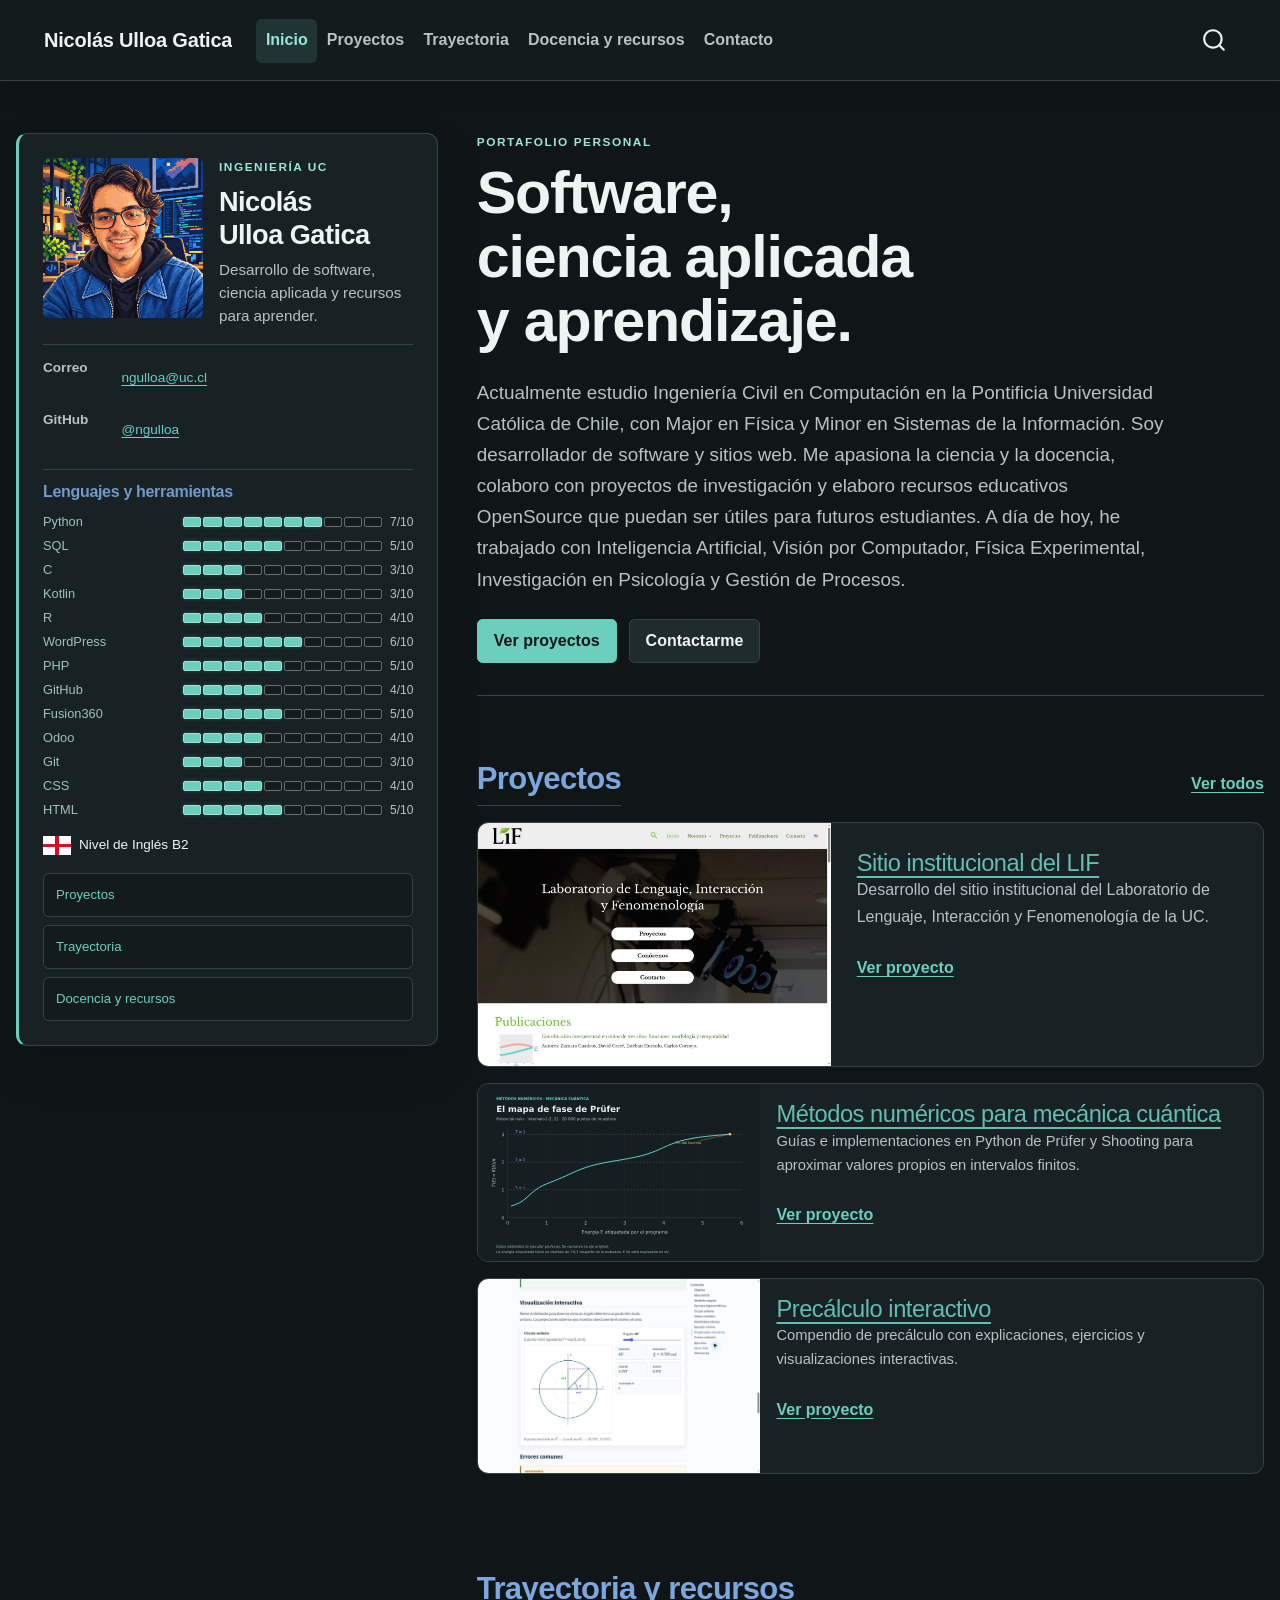
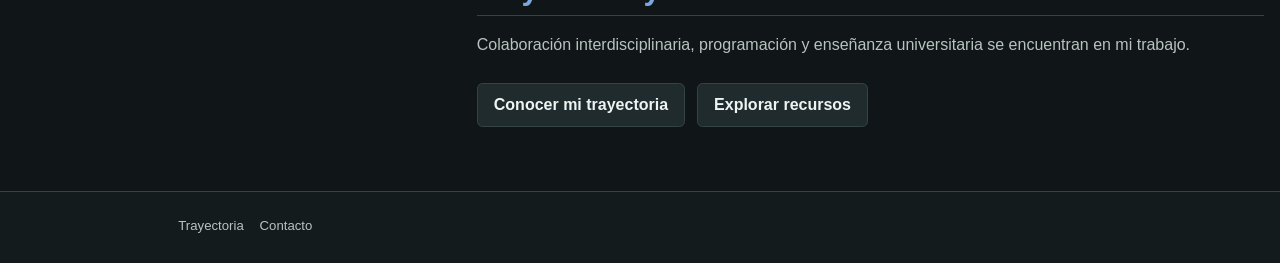
<file: index.html>
<!DOCTYPE html>
<html xmlns="http://www.w3.org/1999/xhtml" lang="es" xml:lang="es"><head>

<meta charset="utf-8">
<meta name="generator" content="quarto-1.10.18">

<meta name="viewport" content="width=device-width, initial-scale=1.0, user-scalable=yes">

<meta name="description" content="Portafolio de Nicolás Ulloa Gatica: software, ciencia aplicada y recursos educativos.">

<title>Inicio – Nicolás Ulloa Gatica</title>
<style>
/* Default styles provided by pandoc.
** See https://pandoc.org/MANUAL.html#variables-for-html for config info.
*/
span.smallcaps{font-variant: small-caps;}
div.columns{display: flex; gap: 1.5em;}
div.column{flex: auto;}
@media screen {
div.columns{gap: min(4vw, 1.5em);}
div.column{overflow-x: auto;}
}
div.hanging-indent{margin-left: 1.5em; text-indent: -1.5em;}
ul.task-list{list-style: none;}
ul.task-list li input[type="checkbox"] {
  width: 0.8em;
  margin: 0 0.8em 0.2em -1em; /* quarto-specific, see https://github.com/quarto-dev/quarto-cli/issues/4556 */ 
  vertical-align: middle;
}
.display.math{display: block; text-align: center; margin: 0.5rem auto;}
</style>


<script src="site_libs/quarto-nav/quarto-nav.js"></script>
<script src="site_libs/quarto-nav/headroom.min.js"></script>
<script src="site_libs/clipboard/clipboard.min.js"></script>
<script src="site_libs/quarto-search/autocomplete.umd.js"></script>
<script src="site_libs/quarto-search/fuse.min.js"></script>
<script src="site_libs/quarto-search/quarto-search.js"></script>
<meta name="quarto:offset" content="./">
<script src="site_libs/quarto-html/quarto.js" type="module"></script>
<script src="site_libs/quarto-html/tabsets/tabsets.js" type="module"></script>
<script src="site_libs/quarto-html/popper.min.js"></script>
<script src="site_libs/quarto-html/tippy.umd.min.js"></script>
<script src="site_libs/quarto-html/anchor.min.js"></script>
<link href="site_libs/quarto-html/tippy.css" rel="stylesheet">
<link href="site_libs/quarto-html/quarto-syntax-highlighting-dark-85a3acc908edc3a11a86c47ee3a95dc2.css" rel="stylesheet" id="quarto-text-highlighting-styles">
<script src="site_libs/bootstrap/bootstrap.min.js"></script>
<link href="site_libs/bootstrap/bootstrap-icons.css" rel="stylesheet">
<link href="site_libs/bootstrap/bootstrap-6c4d0c2d660dda3519848b8baa77e632.min.css" rel="stylesheet" append-hash="true" id="quarto-bootstrap" data-mode="dark">
<script id="quarto-search-options" type="application/json">{
  "location": "navbar",
  "copy-button": false,
  "collapse-after": 3,
  "panel-placement": "end",
  "type": "overlay",
  "limit": 50,
  "keyboard-shortcut": [
    "f",
    "/",
    "s"
  ],
  "show-item-context": false,
  "language": {
    "search-no-results-text": "No se han encontrado resultados",
    "search-matching-documents-text": "documentos encontrados",
    "search-copy-link-title": "Copiar el enlace en la búsqueda",
    "search-hide-matches-text": "Ocultar resultados adicionales",
    "search-more-match-text": "resultado adicional en este documento",
    "search-more-matches-text": "resultados adicionales en este documento",
    "search-clear-button-title": "Borrar",
    "search-text-placeholder": "",
    "search-detached-cancel-button-title": "Cancelar",
    "search-submit-button-title": "Enviar",
    "search-label": "Buscar"
  }
}</script>


</head>

<body class="nav-fixed home-page fullcontent quarto-light">

<div id="quarto-search-results"></div>
  <header id="quarto-header" class="headroom fixed-top">
    <nav class="navbar navbar-expand-lg " data-bs-theme="dark">
      <div class="navbar-container container-fluid">
      <div class="navbar-brand-container mx-auto">
    <a class="navbar-brand" href="./index.html">
    <span class="navbar-title">Nicolás Ulloa Gatica</span>
    </a>
  </div>
            <div id="quarto-search" class="" title="Buscar"></div>
          <button class="navbar-toggler" type="button" data-bs-toggle="collapse" data-bs-target="#navbarCollapse" aria-controls="navbarCollapse" role="menu" aria-expanded="false" aria-label="Navegación de palanca" onclick="if (window.quartoToggleHeadroom) { window.quartoToggleHeadroom(); }">
  <span class="navbar-toggler-icon"></span>
</button>
          <div class="collapse navbar-collapse" id="navbarCollapse">
            <ul class="navbar-nav navbar-nav-scroll me-auto">
  <li class="nav-item">
    <a class="nav-link active" href="./index.html" aria-current="page"> 
<span class="menu-text">Inicio</span></a>
  </li>  
  <li class="nav-item">
    <a class="nav-link" href="./projects/index.html"> 
<span class="menu-text">Proyectos</span></a>
  </li>  
  <li class="nav-item">
    <a class="nav-link" href="./trayectoria.html"> 
<span class="menu-text">Trayectoria</span></a>
  </li>  
  <li class="nav-item">
    <a class="nav-link" href="./teaching/index.html"> 
<span class="menu-text">Docencia y recursos</span></a>
  </li>  
  <li class="nav-item">
    <a class="nav-link" href="./contacto.html"> 
<span class="menu-text">Contacto</span></a>
  </li>  
</ul>
          </div> <!-- /navcollapse -->
            <div class="quarto-navbar-tools">
</div>
      </div> <!-- /container-fluid -->
    </nav>
</header>
<!-- content -->
<div id="quarto-content" class="quarto-container page-layout-custom page-navbar">
<!-- sidebar -->
<!-- margin-sidebar -->
<!-- main -->




<div class="home-shell">
<div class="profile-column"><aside class="profile-card" aria-labelledby="profile-name">
<div class="profile-header"><img class="profile-avatar" src="assets/perfil/foto_perfil.jpeg" alt="Retrato ilustrado de Nicolás Ulloa Gatica" width="1254" height="1254">
<div class="profile-copy"><p class="eyebrow">Ingeniería UC</p><h2 id="profile-name">Nicolás Ulloa Gatica</h2><p class="profile-summary">Desarrollo de software, ciencia aplicada y recursos para aprender.</p></div></div>
<dl class="profile-contact"><div><dt>Correo</dt><dd><a href="mailto:ngulloa@uc.cl">ngulloa@uc.cl</a></dd></div><div><dt>GitHub</dt><dd><a href="https://github.com/ngulloa">@ngulloa</a></dd></div></dl>
<!-- Valores: datos/habilidades.json; segmentos decorativos. -->
<section class="profile-skills" aria-labelledby="profile-skills-title"><h3 id="profile-skills-title">Lenguajes y herramientas</h3>
<ul class="skills-list">
<li><span class="skill-name">Python</span><span class="skill-segments" aria-hidden="true"><i class="is-active"></i><i class="is-active"></i><i class="is-active"></i><i class="is-active"></i><i class="is-active"></i><i class="is-active"></i><i class="is-active"></i><i></i><i></i><i></i></span><span class="skill-value"><span aria-hidden="true">7/10</span><span class="visually-hidden">7 de 10</span></span></li>
<li><span class="skill-name">SQL</span><span class="skill-segments" aria-hidden="true"><i class="is-active"></i><i class="is-active"></i><i class="is-active"></i><i class="is-active"></i><i class="is-active"></i><i></i><i></i><i></i><i></i><i></i></span><span class="skill-value"><span aria-hidden="true">5/10</span><span class="visually-hidden">5 de 10</span></span></li>
<li><span class="skill-name">C</span><span class="skill-segments" aria-hidden="true"><i class="is-active"></i><i class="is-active"></i><i class="is-active"></i><i></i><i></i><i></i><i></i><i></i><i></i><i></i></span><span class="skill-value"><span aria-hidden="true">3/10</span><span class="visually-hidden">3 de 10</span></span></li>
<li><span class="skill-name">Kotlin</span><span class="skill-segments" aria-hidden="true"><i class="is-active"></i><i class="is-active"></i><i class="is-active"></i><i></i><i></i><i></i><i></i><i></i><i></i><i></i></span><span class="skill-value"><span aria-hidden="true">3/10</span><span class="visually-hidden">3 de 10</span></span></li>
<li><span class="skill-name">R</span><span class="skill-segments" aria-hidden="true"><i class="is-active"></i><i class="is-active"></i><i class="is-active"></i><i class="is-active"></i><i></i><i></i><i></i><i></i><i></i><i></i></span><span class="skill-value"><span aria-hidden="true">4/10</span><span class="visually-hidden">4 de 10</span></span></li>
<li><span class="skill-name">WordPress</span><span class="skill-segments" aria-hidden="true"><i class="is-active"></i><i class="is-active"></i><i class="is-active"></i><i class="is-active"></i><i class="is-active"></i><i class="is-active"></i><i></i><i></i><i></i><i></i></span><span class="skill-value"><span aria-hidden="true">6/10</span><span class="visually-hidden">6 de 10</span></span></li>
<li><span class="skill-name">PHP</span><span class="skill-segments" aria-hidden="true"><i class="is-active"></i><i class="is-active"></i><i class="is-active"></i><i class="is-active"></i><i class="is-active"></i><i></i><i></i><i></i><i></i><i></i></span><span class="skill-value"><span aria-hidden="true">5/10</span><span class="visually-hidden">5 de 10</span></span></li>
<li><span class="skill-name">GitHub</span><span class="skill-segments" aria-hidden="true"><i class="is-active"></i><i class="is-active"></i><i class="is-active"></i><i class="is-active"></i><i></i><i></i><i></i><i></i><i></i><i></i></span><span class="skill-value"><span aria-hidden="true">4/10</span><span class="visually-hidden">4 de 10</span></span></li>
<li><span class="skill-name">Fusion360</span><span class="skill-segments" aria-hidden="true"><i class="is-active"></i><i class="is-active"></i><i class="is-active"></i><i class="is-active"></i><i class="is-active"></i><i></i><i></i><i></i><i></i><i></i></span><span class="skill-value"><span aria-hidden="true">5/10</span><span class="visually-hidden">5 de 10</span></span></li>
<li><span class="skill-name">Odoo</span><span class="skill-segments" aria-hidden="true"><i class="is-active"></i><i class="is-active"></i><i class="is-active"></i><i class="is-active"></i><i></i><i></i><i></i><i></i><i></i><i></i></span><span class="skill-value"><span aria-hidden="true">4/10</span><span class="visually-hidden">4 de 10</span></span></li>
<li><span class="skill-name">Git</span><span class="skill-segments" aria-hidden="true"><i class="is-active"></i><i class="is-active"></i><i class="is-active"></i><i></i><i></i><i></i><i></i><i></i><i></i><i></i></span><span class="skill-value"><span aria-hidden="true">3/10</span><span class="visually-hidden">3 de 10</span></span></li>
<li><span class="skill-name">CSS</span><span class="skill-segments" aria-hidden="true"><i class="is-active"></i><i class="is-active"></i><i class="is-active"></i><i class="is-active"></i><i></i><i></i><i></i><i></i><i></i><i></i></span><span class="skill-value"><span aria-hidden="true">4/10</span><span class="visually-hidden">4 de 10</span></span></li>
<li><span class="skill-name">HTML</span><span class="skill-segments" aria-hidden="true"><i class="is-active"></i><i class="is-active"></i><i class="is-active"></i><i class="is-active"></i><i class="is-active"></i><i></i><i></i><i></i><i></i><i></i></span><span class="skill-value"><span aria-hidden="true">5/10</span><span class="visually-hidden">5 de 10</span></span></li>
</ul><p class="english-level"><img src="assets/ui/inglaterra-pixel.svg" alt="" width="30" height="20">Nivel de Inglés B2</p></section>
<nav class="profile-nav" aria-label="Secciones"><a href="projects/index.html">Proyectos</a><a href="trayectoria.html">Trayectoria</a><a href="teaching/index.html">Docencia y recursos</a></nav>
</aside></div>
<div class="home-main">
<header class="home-intro"><p class="eyebrow">Portafolio personal</p><h1>Software, ciencia aplicada y aprendizaje.</h1><p class="home-lead">Actualmente estudio Ingeniería Civil en Computación en la Pontificia Universidad Católica de Chile, con Major en Física y Minor en Sistemas de la Información. Soy desarrollador de software y sitios web. Me apasiona la ciencia y la docencia, colaboro con proyectos de investigación y elaboro recursos educativos OpenSource que puedan ser útiles para futuros estudiantes. A día de hoy, he trabajado con Inteligencia Artificial, Visión por Computador, Física Experimental, Investigación en Psicología y Gestión de Procesos.</p><div class="home-actions"><a class="button-link button-link--primary" href="projects/index.html">Ver proyectos</a><a class="button-link" href="contacto.html">Contactarme</a></div></header>
<section class="home-section" aria-labelledby="selected-projects"><div class="section-heading"><h2 id="selected-projects">Proyectos</h2><a class="text-link" href="projects/index.html">Ver todos</a></div>
<article class="featured-project accent-cyan"><a href="projects/lif-web/index.html"><img src="assets/proyectos/lif/lif-portada.jpg" alt="Portada del sitio del LIF, con navegación, título institucional y accesos a proyectos y contacto." loading="lazy"></a><div class="featured-project-copy"><h3><a href="projects/lif-web/index.html">Sitio institucional del LIF</a></h3><p>Desarrollo del sitio institucional del Laboratorio de Lenguaje, Interacción y Fenomenología de la UC.</p><a class="text-link" href="projects/lif-web/index.html">Ver proyecto</a></div></article>
<div class="project-pair"><article class="project-row"><a href="projects/metodos-numericos-qm/index.html"><img src="assets/proyectos/metodos-numericos/prufer-mapa-te.svg" alt="Gráfico creciente del mapa T(E), obtenido con el programa original de Prüfer para potencial nulo en [-2, 2]; el eje conserva un desfase de +0,1." loading="lazy"></a><div class="featured-project-copy"><h3><a href="projects/metodos-numericos-qm/index.html">Métodos numéricos para mecánica cuántica</a></h3><p>Guías e implementaciones en Python de Prüfer y Shooting para aproximar valores propios en intervalos finitos.</p><a class="text-link" href="projects/metodos-numericos-qm/index.html">Ver proyecto</a></div></article><article class="project-row"><a href="projects/precalculo/index.html"><img src="assets/proyectos/precalculo/circulo-unitario.jpg" alt="Visualización del círculo unitario a 45 grados con proyecciones de seno y coseno y control de ángulo." loading="lazy"></a><div class="featured-project-copy"><h3><a href="projects/precalculo/index.html">Precálculo interactivo</a></h3><p>Compendio de precálculo con explicaciones, ejercicios y visualizaciones interactivas.</p><a class="text-link" href="projects/precalculo/index.html">Ver proyecto</a></div></article></div></section>
<section class="home-section"><h2>Trayectoria y recursos</h2><p>Colaboración interdisciplinaria, programación y enseñanza universitaria se encuentran en mi trabajo.</p><div class="home-actions"><a class="button-link" href="trayectoria.html">Conocer mi trayectoria</a><a class="button-link" href="teaching/index.html">Explorar recursos</a></div></section>
</div></div>




<script id="quarto-html-after-body" type="application/javascript">
  window.document.addEventListener("DOMContentLoaded", function (event) {
    const icon = "";
    const anchorJS = new window.AnchorJS();
    anchorJS.options = {
      placement: 'right',
      icon: icon
    };
    anchorJS.add('.anchored');
    const isCodeAnnotation = (el) => {
      for (const clz of el.classList) {
        if (clz.startsWith('code-annotation-')) {                     
          return true;
        }
      }
      return false;
    }
    const onCopySuccess = function(e) {
      // button target
      const button = e.trigger;
      // don't keep focus
      button.blur();
      // flash "checked"
      button.classList.add('code-copy-button-checked');
      var currentTitle = button.getAttribute("title");
      button.setAttribute("title", "Copiado");
      let tooltip;
      if (window.bootstrap) {
        button.setAttribute("data-bs-toggle", "tooltip");
        button.setAttribute("data-bs-placement", "left");
        button.setAttribute("data-bs-title", "Copiado");
        tooltip = new bootstrap.Tooltip(button, 
          { trigger: "manual", 
            customClass: "code-copy-button-tooltip",
            offset: [0, -8]});
        tooltip.show();    
      }
      setTimeout(function() {
        if (tooltip) {
          tooltip.hide();
          button.removeAttribute("data-bs-title");
          button.removeAttribute("data-bs-toggle");
          button.removeAttribute("data-bs-placement");
        }
        button.setAttribute("title", currentTitle);
        button.classList.remove('code-copy-button-checked');
      }, 1000);
      // clear code selection
      e.clearSelection();
    }
    const getTextToCopy = function(trigger) {
      const outerScaffold = trigger.parentElement.cloneNode(true);
      const codeEl = outerScaffold.querySelector('code');
      for (const childEl of codeEl.children) {
        if (isCodeAnnotation(childEl)) {
          childEl.remove();
        }
      }
      return codeEl.innerText;
    }
    const clipboard = new window.ClipboardJS('.code-copy-button:not([data-in-quarto-modal])', {
      text: getTextToCopy
    });
    clipboard.on('success', onCopySuccess);
    if (window.document.getElementById('quarto-embedded-source-code-modal')) {
      const clipboardModal = new window.ClipboardJS('.code-copy-button[data-in-quarto-modal]', {
        text: getTextToCopy,
        container: window.document.getElementById('quarto-embedded-source-code-modal')
      });
      clipboardModal.on('success', onCopySuccess);
    }
      var localhostRegex = new RegExp(/^(?:http|https):\/\/localhost\:?[0-9]*\//);
      var mailtoRegex = new RegExp(/^mailto:/);
        var filterRegex = new RegExp('/' + window.location.host + '/');
      var isInternal = (href) => {
          return filterRegex.test(href) || localhostRegex.test(href) || mailtoRegex.test(href);
      }
      // Inspect non-navigation links and adorn them if external
     var links = window.document.querySelectorAll('a[href]:not(.nav-link):not(.navbar-brand):not(.toc-action):not(.sidebar-link):not(.sidebar-item-toggle):not(.pagination-link):not(.no-external):not([aria-hidden]):not(.dropdown-item):not(.quarto-navigation-tool):not(.about-link)');
      for (var i=0; i<links.length; i++) {
        const link = links[i];
        if (!isInternal(link.href)) {
          // undo the damage that might have been done by quarto-nav.js in the case of
          // links that we want to consider external
          if (link.dataset.originalHref !== undefined) {
            link.href = link.dataset.originalHref;
          }
        }
      }
    function tippyHover(el, contentFn, onTriggerFn, onUntriggerFn) {
      const config = {
        allowHTML: true,
        maxWidth: 500,
        delay: 100,
        arrow: false,
        appendTo: function(el) {
            return el.parentElement;
        },
        interactive: true,
        interactiveBorder: 10,
        theme: 'quarto',
        placement: 'bottom-start',
      };
      if (contentFn) {
        config.content = contentFn;
      }
      if (onTriggerFn) {
        config.onTrigger = onTriggerFn;
      }
      if (onUntriggerFn) {
        config.onUntrigger = onUntriggerFn;
      }
      window.tippy(el, config); 
    }
    const noterefs = window.document.querySelectorAll('a[role="doc-noteref"]');
    for (var i=0; i<noterefs.length; i++) {
      const ref = noterefs[i];
      tippyHover(ref, function() {
        // use id or data attribute instead here
        let href = ref.getAttribute('data-footnote-href') || ref.getAttribute('href');
        try { href = new URL(href).hash; } catch {}
        const id = href.replace(/^#\/?/, "");
        const note = window.document.getElementById(id);
        if (note) {
          return note.innerHTML;
        } else {
          return "";
        }
      });
    }
    const xrefs = window.document.querySelectorAll('a.quarto-xref');
    const processXRef = (id, note) => {
      // Strip column container classes
      const stripColumnClz = (el) => {
        el.classList.remove("page-full", "page-columns");
        if (el.children) {
          for (const child of el.children) {
            stripColumnClz(child);
          }
        }
      }
      stripColumnClz(note)
      if (id === null || id.startsWith('sec-')) {
        // Special case sections, only their first couple elements
        const container = document.createElement("div");
        if (note.children && note.children.length > 2) {
          container.appendChild(note.children[0].cloneNode(true));
          for (let i = 1; i < note.children.length; i++) {
            const child = note.children[i];
            if (child.tagName === "P" && child.innerText === "") {
              continue;
            } else {
              container.appendChild(child.cloneNode(true));
              break;
            }
          }
          if (window.Quarto?.typesetMath) {
            window.Quarto.typesetMath(container);
          }
          return container.innerHTML
        } else {
          if (window.Quarto?.typesetMath) {
            window.Quarto.typesetMath(note);
          }
          return note.innerHTML;
        }
      } else {
        // Remove any anchor links if they are present
        const anchorLink = note.querySelector('a.anchorjs-link');
        if (anchorLink) {
          anchorLink.remove();
        }
        if (window.Quarto?.typesetMath) {
          window.Quarto.typesetMath(note);
        }
        if (note.classList.contains("callout")) {
          return note.outerHTML;
        } else {
          return note.innerHTML;
        }
      }
    }
    for (var i=0; i<xrefs.length; i++) {
      const xref = xrefs[i];
      tippyHover(xref, undefined, function(instance) {
        instance.disable();
        let url = xref.getAttribute('href');
        let hash = undefined; 
        if (url.startsWith('#')) {
          hash = url;
        } else {
          try { hash = new URL(url).hash; } catch {}
        }
        if (hash) {
          const id = hash.replace(/^#\/?/, "");
          const note = window.document.getElementById(id);
          if (note !== null) {
            try {
              const html = processXRef(id, note.cloneNode(true));
              instance.setContent(html);
            } finally {
              instance.enable();
              instance.show();
            }
          } else {
            // See if we can fetch this
            fetch(url.split('#')[0])
            .then(res => res.text())
            .then(html => {
              const parser = new DOMParser();
              const htmlDoc = parser.parseFromString(html, "text/html");
              const note = htmlDoc.getElementById(id);
              if (note !== null) {
                const html = processXRef(id, note);
                instance.setContent(html);
              } 
            }).finally(() => {
              instance.enable();
              instance.show();
            });
          }
        } else {
          // See if we can fetch a full url (with no hash to target)
          // This is a special case and we should probably do some content thinning / targeting
          fetch(url)
          .then(res => res.text())
          .then(html => {
            const parser = new DOMParser();
            const htmlDoc = parser.parseFromString(html, "text/html");
            const note = htmlDoc.querySelector('main.content');
            if (note !== null) {
              // This should only happen for chapter cross references
              // (since there is no id in the URL)
              // remove the first header
              if (note.children.length > 0 && note.children[0].tagName === "HEADER") {
                note.children[0].remove();
              }
              const html = processXRef(null, note);
              instance.setContent(html);
            } 
          }).finally(() => {
            instance.enable();
            instance.show();
          });
        }
      }, function(instance) {
      });
    }
        let selectedAnnoteEl;
        const selectorForAnnotation = ( cell, annotation) => {
          let cellAttr = 'data-code-cell="' + cell + '"';
          let lineAttr = 'data-code-annotation="' +  annotation + '"';
          const selector = 'span[' + cellAttr + '][' + lineAttr + ']';
          return selector;
        }
        const selectCodeLines = (annoteEl) => {
          const doc = window.document;
          const targetCell = annoteEl.getAttribute("data-target-cell");
          const targetAnnotation = annoteEl.getAttribute("data-target-annotation");
          const annoteSpan = window.document.querySelector(selectorForAnnotation(targetCell, targetAnnotation));
          const lines = annoteSpan.getAttribute("data-code-lines").split(",");
          const lineIds = lines.map((line) => {
            return targetCell + "-" + line;
          })
          let top = null;
          let height = null;
          let parent = null;
          if (lineIds.length > 0) {
              //compute the position of the single el (top and bottom and make a div)
              const el = window.document.getElementById(lineIds[0]);
              top = el.offsetTop;
              height = el.offsetHeight;
              parent = el.parentElement.parentElement;
            if (lineIds.length > 1) {
              const lastEl = window.document.getElementById(lineIds[lineIds.length - 1]);
              const bottom = lastEl.offsetTop + lastEl.offsetHeight;
              height = bottom - top;
            }
            if (top !== null && height !== null && parent !== null) {
              // cook up a div (if necessary) and position it 
              let div = window.document.getElementById("code-annotation-line-highlight");
              if (div === null) {
                div = window.document.createElement("div");
                div.setAttribute("id", "code-annotation-line-highlight");
                div.style.position = 'absolute';
                parent.appendChild(div);
              }
              div.style.top = top - 2 + "px";
              div.style.height = height + 4 + "px";
              div.style.left = 0;
              let gutterDiv = window.document.getElementById("code-annotation-line-highlight-gutter");
              if (gutterDiv === null) {
                gutterDiv = window.document.createElement("div");
                gutterDiv.setAttribute("id", "code-annotation-line-highlight-gutter");
                gutterDiv.style.position = 'absolute';
                const codeCell = window.document.getElementById(targetCell);
                const gutter = codeCell.querySelector('.code-annotation-gutter');
                gutter.appendChild(gutterDiv);
              }
              gutterDiv.style.top = top - 2 + "px";
              gutterDiv.style.height = height + 4 + "px";
            }
            selectedAnnoteEl = annoteEl;
          }
        };
        const unselectCodeLines = () => {
          const elementsIds = ["code-annotation-line-highlight", "code-annotation-line-highlight-gutter"];
          elementsIds.forEach((elId) => {
            const div = window.document.getElementById(elId);
            if (div) {
              div.remove();
            }
          });
          selectedAnnoteEl = undefined;
        };
          // Handle positioning of the toggle
      window.addEventListener(
        "resize",
        throttle(() => {
          elRect = undefined;
          if (selectedAnnoteEl) {
            selectCodeLines(selectedAnnoteEl);
          }
        }, 10)
      );
      function throttle(fn, ms) {
      let throttle = false;
      let timer;
        return (...args) => {
          if(!throttle) { // first call gets through
              fn.apply(this, args);
              throttle = true;
          } else { // all the others get throttled
              if(timer) clearTimeout(timer); // cancel #2
              timer = setTimeout(() => {
                fn.apply(this, args);
                timer = throttle = false;
              }, ms);
          }
        };
      }
        // Attach click handler to the DT
        const annoteDls = window.document.querySelectorAll('dt[data-target-cell]');
        for (const annoteDlNode of annoteDls) {
          annoteDlNode.addEventListener('click', (event) => {
            const clickedEl = event.target;
            if (clickedEl !== selectedAnnoteEl) {
              unselectCodeLines();
              const activeEl = window.document.querySelector('dt[data-target-cell].code-annotation-active');
              if (activeEl) {
                activeEl.classList.remove('code-annotation-active');
              }
              selectCodeLines(clickedEl);
              clickedEl.classList.add('code-annotation-active');
            } else {
              // Unselect the line
              unselectCodeLines();
              clickedEl.classList.remove('code-annotation-active');
            }
          });
        }
    const findCites = (el) => {
      const parentEl = el.parentElement;
      if (parentEl) {
        const cites = parentEl.dataset.cites;
        if (cites) {
          return {
            el,
            cites: cites.split(' ')
          };
        } else {
          return findCites(el.parentElement)
        }
      } else {
        return undefined;
      }
    };
    var bibliorefs = window.document.querySelectorAll('a[role="doc-biblioref"]');
    for (var i=0; i<bibliorefs.length; i++) {
      const ref = bibliorefs[i];
      const citeInfo = findCites(ref);
      if (citeInfo) {
        tippyHover(citeInfo.el, function() {
          var popup = window.document.createElement('div');
          citeInfo.cites.forEach(function(cite) {
            var citeDiv = window.document.createElement('div');
            citeDiv.classList.add('hanging-indent');
            citeDiv.classList.add('csl-entry');
            var biblioDiv = window.document.getElementById('ref-' + cite);
            if (biblioDiv) {
              citeDiv.innerHTML = biblioDiv.innerHTML;
            }
            popup.appendChild(citeDiv);
          });
          return popup.innerHTML;
        });
      }
    }
  });
  </script>
</div> <!-- /content -->
<footer class="footer">
  <div class="nav-footer">
    <div class="nav-footer-left">
      <ul class="footer-items list-unstyled">
    <li class="nav-item">
    <a class="nav-link" href="./trayectoria.html">
<p>Trayectoria</p>
</a>
  </li>  
    <li class="nav-item">
    <a class="nav-link" href="./contacto.html">
<p>Contacto</p>
</a>
  </li>  
</ul>
    </div>   
    <div class="nav-footer-center">
      &nbsp;
    </div>
    <div class="nav-footer-right">
      &nbsp;
    </div>
  </div>
</footer>




</body></html>
</file>
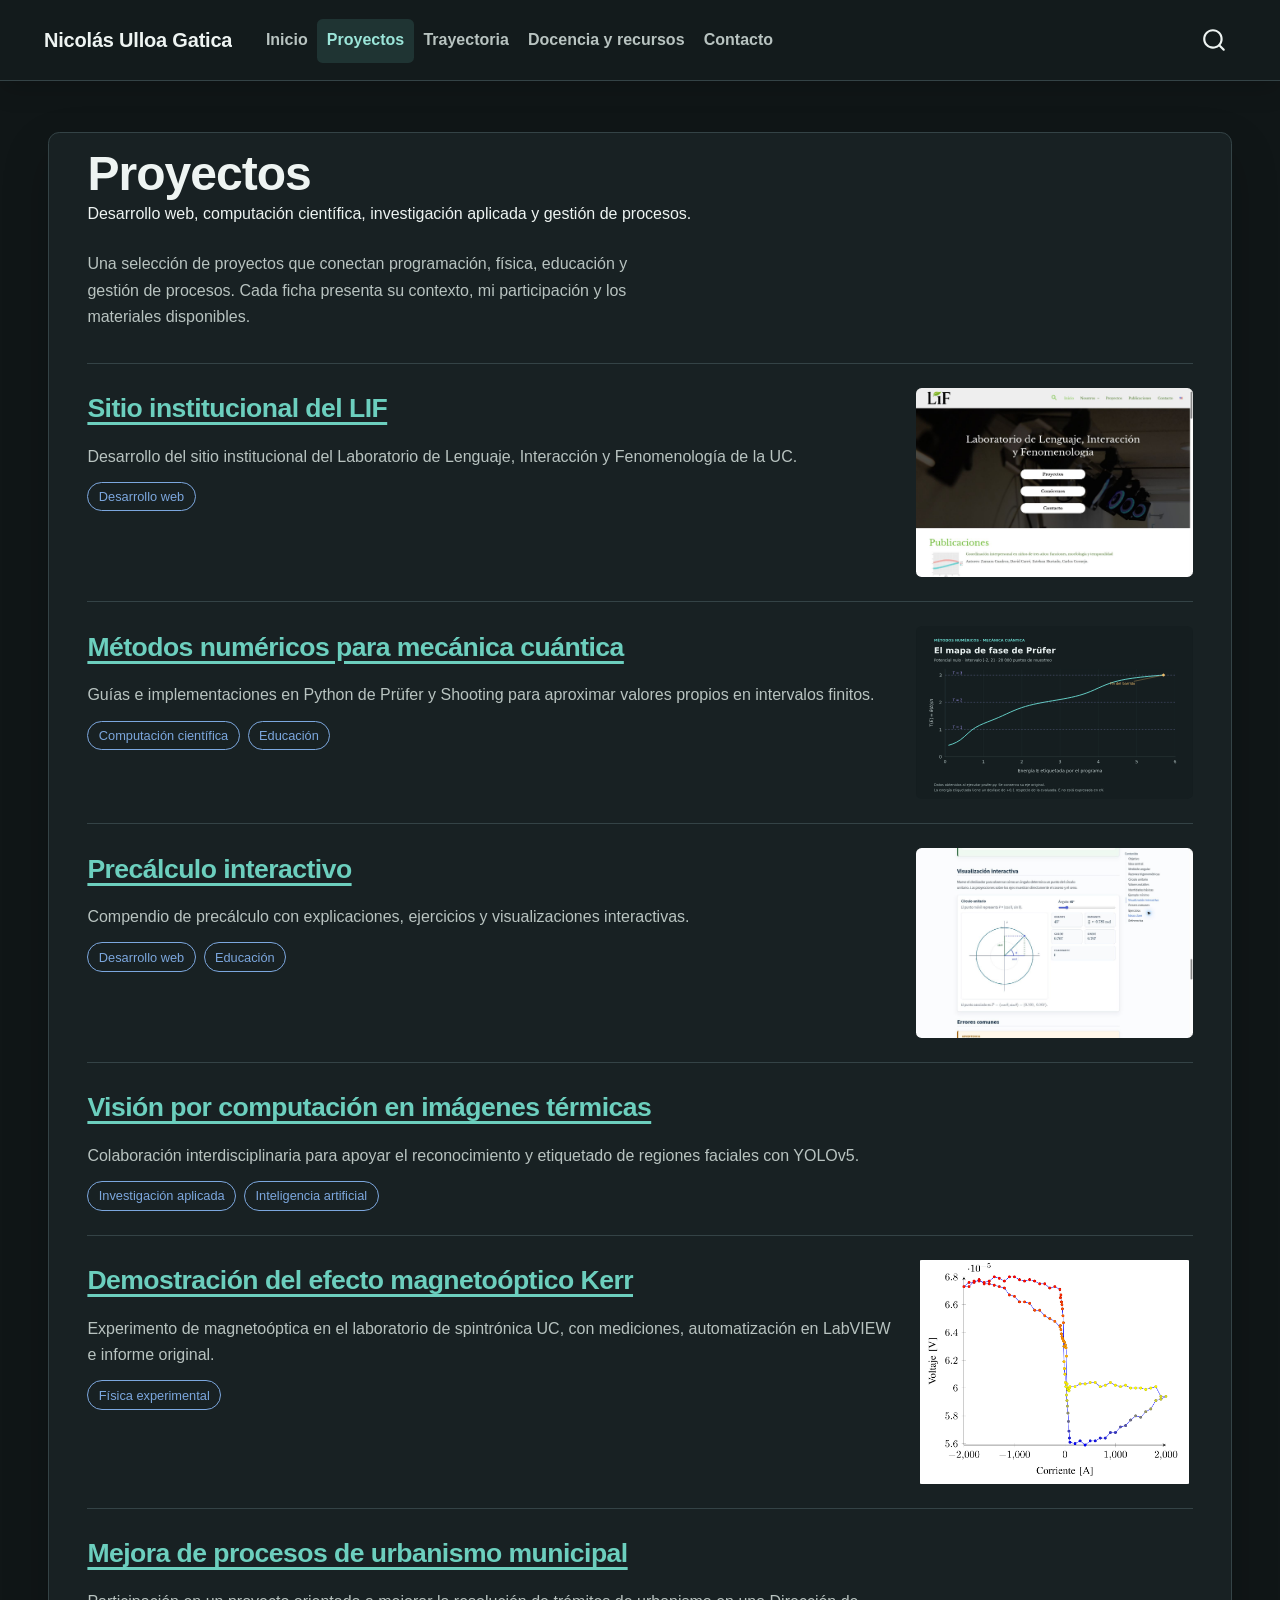
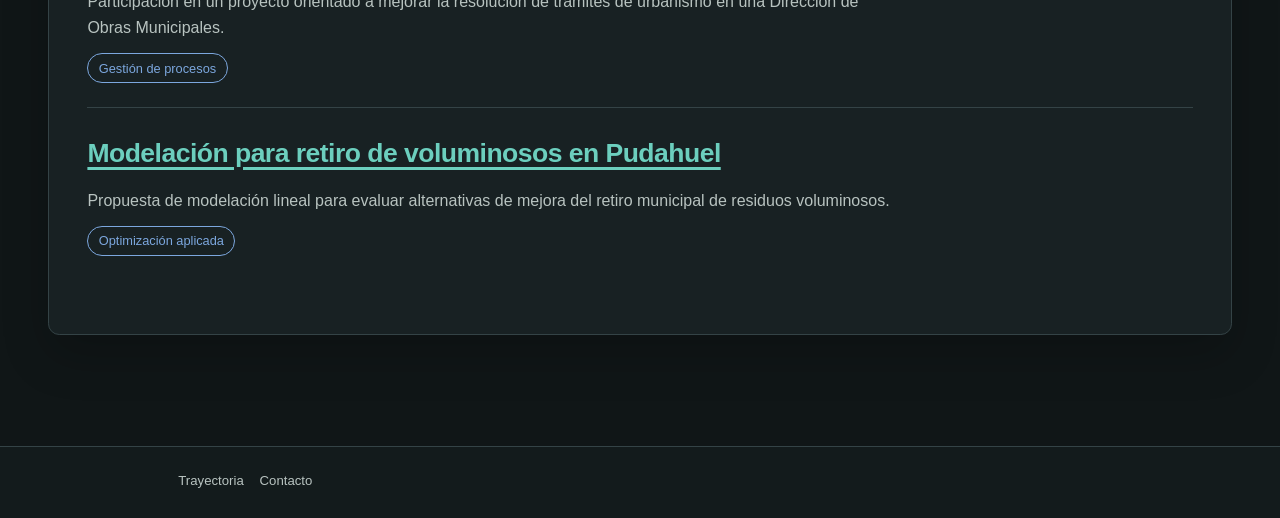
<file: projects/index.html>
<!DOCTYPE html>
<html xmlns="http://www.w3.org/1999/xhtml" lang="es" xml:lang="es"><head>

<meta charset="utf-8">
<meta name="generator" content="quarto-1.10.18">

<meta name="viewport" content="width=device-width, initial-scale=1.0, user-scalable=yes">

<meta name="description" content="Desarrollo web, computación científica, investigación aplicada y gestión de procesos.">

<title>Proyectos – Nicolás Ulloa Gatica</title>
<style>
/* Default styles provided by pandoc.
** See https://pandoc.org/MANUAL.html#variables-for-html for config info.
*/
span.smallcaps{font-variant: small-caps;}
div.columns{display: flex; gap: 1.5em;}
div.column{flex: auto;}
@media screen {
div.columns{gap: min(4vw, 1.5em);}
div.column{overflow-x: auto;}
}
div.hanging-indent{margin-left: 1.5em; text-indent: -1.5em;}
ul.task-list{list-style: none;}
ul.task-list li input[type="checkbox"] {
  width: 0.8em;
  margin: 0 0.8em 0.2em -1em; /* quarto-specific, see https://github.com/quarto-dev/quarto-cli/issues/4556 */ 
  vertical-align: middle;
}
.display.math{display: block; text-align: center; margin: 0.5rem auto;}
</style>


<script src="../site_libs/quarto-nav/quarto-nav.js"></script>
<script src="../site_libs/quarto-nav/headroom.min.js"></script>
<script src="../site_libs/clipboard/clipboard.min.js"></script>
<script src="../site_libs/quarto-search/autocomplete.umd.js"></script>
<script src="../site_libs/quarto-search/fuse.min.js"></script>
<script src="../site_libs/quarto-search/quarto-search.js"></script>
<meta name="quarto:offset" content="../">
<script src="../site_libs/quarto-listing/list.min.js"></script>
<script src="../site_libs/quarto-listing/quarto-listing.js"></script>
<script src="../site_libs/quarto-html/quarto.js" type="module"></script>
<script src="../site_libs/quarto-html/tabsets/tabsets.js" type="module"></script>
<script src="../site_libs/quarto-html/popper.min.js"></script>
<script src="../site_libs/quarto-html/tippy.umd.min.js"></script>
<script src="../site_libs/quarto-html/anchor.min.js"></script>
<link href="../site_libs/quarto-html/tippy.css" rel="stylesheet">
<link href="../site_libs/quarto-html/quarto-syntax-highlighting-dark-85a3acc908edc3a11a86c47ee3a95dc2.css" rel="stylesheet" id="quarto-text-highlighting-styles">
<script src="../site_libs/bootstrap/bootstrap.min.js"></script>
<link href="../site_libs/bootstrap/bootstrap-icons.css" rel="stylesheet">
<link href="../site_libs/bootstrap/bootstrap-6c4d0c2d660dda3519848b8baa77e632.min.css" rel="stylesheet" append-hash="true" id="quarto-bootstrap" data-mode="dark">
<script id="quarto-search-options" type="application/json">{
  "location": "navbar",
  "copy-button": false,
  "collapse-after": 3,
  "panel-placement": "end",
  "type": "overlay",
  "limit": 50,
  "keyboard-shortcut": [
    "f",
    "/",
    "s"
  ],
  "show-item-context": false,
  "language": {
    "search-no-results-text": "No se han encontrado resultados",
    "search-matching-documents-text": "documentos encontrados",
    "search-copy-link-title": "Copiar el enlace en la búsqueda",
    "search-hide-matches-text": "Ocultar resultados adicionales",
    "search-more-match-text": "resultado adicional en este documento",
    "search-more-matches-text": "resultados adicionales en este documento",
    "search-clear-button-title": "Borrar",
    "search-text-placeholder": "",
    "search-detached-cancel-button-title": "Cancelar",
    "search-submit-button-title": "Enviar",
    "search-label": "Buscar"
  }
}</script>
<script>

  window.document.addEventListener("DOMContentLoaded", function (_event) {
    const listingTargetEl = window.document.querySelector('#listing-listing .list');
    if (!listingTargetEl) {
      // No listing discovered, do not attach.
      return; 
    }

    const options = {
      valueNames: ['listing-image','listing-title','listing-description','listing-categories',{ data: ['index'] },{ data: ['categories'] },{ data: ['listing-file-modified-sort'] },{ data: ['listing-reading-time-sort'] },{ data: ['listing-word-count-sort'] }],
      
      searchColumns: ["listing-project","listing-lang","listing-website","listing-format","listing-engines","listing-language","listing-title","listing-description","listing-categories","listing-toc","listing-image","listing-image-alt","listing-path","listing-outputHref","listing-author","listing-filename","listing-file-modified","listing-reading-time","listing-word-count"],
    };

    window['quarto-listings'] = window['quarto-listings'] || {};
    window['quarto-listings']['listing-listing'] = new List('listing-listing', options);

    if (window['quarto-listing-loaded']) {
      window['quarto-listing-loaded']();
    }
  });

  window.addEventListener('hashchange',() => {
    if (window['quarto-listing-loaded']) {
      window['quarto-listing-loaded']();
    }
  })
  </script>


</head>

<body class="nav-fixed listing-page quarto-light">

<div id="quarto-search-results"></div>
  <header id="quarto-header" class="headroom fixed-top">
    <nav class="navbar navbar-expand-lg " data-bs-theme="dark">
      <div class="navbar-container container-fluid">
      <div class="navbar-brand-container mx-auto">
    <a class="navbar-brand" href="../index.html">
    <span class="navbar-title">Nicolás Ulloa Gatica</span>
    </a>
  </div>
            <div id="quarto-search" class="" title="Buscar"></div>
          <button class="navbar-toggler" type="button" data-bs-toggle="collapse" data-bs-target="#navbarCollapse" aria-controls="navbarCollapse" role="menu" aria-expanded="false" aria-label="Navegación de palanca" onclick="if (window.quartoToggleHeadroom) { window.quartoToggleHeadroom(); }">
  <span class="navbar-toggler-icon"></span>
</button>
          <div class="collapse navbar-collapse" id="navbarCollapse">
            <ul class="navbar-nav navbar-nav-scroll me-auto">
  <li class="nav-item">
    <a class="nav-link" href="../index.html"> 
<span class="menu-text">Inicio</span></a>
  </li>  
  <li class="nav-item">
    <a class="nav-link active" href="../projects/index.html" aria-current="page"> 
<span class="menu-text">Proyectos</span></a>
  </li>  
  <li class="nav-item">
    <a class="nav-link" href="../trayectoria.html"> 
<span class="menu-text">Trayectoria</span></a>
  </li>  
  <li class="nav-item">
    <a class="nav-link" href="../teaching/index.html"> 
<span class="menu-text">Docencia y recursos</span></a>
  </li>  
  <li class="nav-item">
    <a class="nav-link" href="../contacto.html"> 
<span class="menu-text">Contacto</span></a>
  </li>  
</ul>
          </div> <!-- /navcollapse -->
            <div class="quarto-navbar-tools">
</div>
      </div> <!-- /container-fluid -->
    </nav>
</header>
<!-- content -->
<div id="quarto-content" class="quarto-container page-columns page-rows-contents page-layout-full page-navbar">
<!-- sidebar -->
<!-- margin-sidebar -->
    
<!-- main -->
<main class="content column-page" id="quarto-document-content">

<header id="title-block-header" class="quarto-title-block default">
<div class="quarto-title">
<h1 class="title">Proyectos</h1>
</div>

<div>
  <div class="description">
    Desarrollo web, computación científica, investigación aplicada y gestión de procesos.
  </div>
</div>


<div class="quarto-title-meta column-page">

    
  
    
  </div>
  


</header>


<p>Una selección de proyectos que conectan programación, física, educación y gestión de procesos. Cada ficha presenta su contexto, mi participación y los materiales disponibles.</p>




<div class="quarto-listing quarto-listing-container-custom" id="listing-listing">
<div class="list project-catalog">

<article class="project-entry" data-index="0" data-categories="RGVzYXJyb2xsbyUyMHdlYg==" data-listing-file-modified-sort="1792031168017" data-listing-reading-time-sort="1" data-listing-word-count-sort="117">
<div class="project-entry-copy">
<h2 class="listing-title no-anchor"><a class="no-external" href="../projects/lif-web/index.html">Sitio institucional del LIF</a></h2>
<p class="listing-description">Desarrollo del sitio institucional del Laboratorio de Lenguaje, Interacción y Fenomenología de la UC.</p>

<ul class="project-tags" aria-label="Categorías">

<li class="listing-category">Desarrollo web</li>

</ul>

</div>

<div class="project-thumbnail"><img src="../assets/proyectos/lif/lif-portada.jpg" alt="Portada del sitio del LIF, con navegación y accesos a proyectos y contacto." loading="lazy"></div>

</article>

<article class="project-entry" data-index="1" data-categories="Q29tcHV0YWNpJUMzJUIzbiUyMGNpZW50JUMzJUFEZmljYSUyQ0VkdWNhY2klQzMlQjNu" data-listing-file-modified-sort="1792031168017" data-listing-reading-time-sort="2" data-listing-word-count-sort="302">
<div class="project-entry-copy">
<h2 class="listing-title no-anchor"><a class="no-external" href="../projects/metodos-numericos-qm/index.html">Métodos numéricos para mecánica cuántica</a></h2>
<p class="listing-description">Guías e implementaciones en Python de Prüfer y Shooting para aproximar valores propios en intervalos finitos.</p>

<ul class="project-tags" aria-label="Categorías">

<li class="listing-category">Computación científica</li>

<li class="listing-category">Educación</li>

</ul>

</div>

<div class="project-thumbnail"><img src="../assets/proyectos/metodos-numericos/prufer-mapa-te.svg" alt="Gráfico del mapa T(E) de Prüfer para potencial nulo en [-2, 2]." loading="lazy"></div>

</article>

<article class="project-entry" data-index="2" data-categories="RGVzYXJyb2xsbyUyMHdlYiUyQ0VkdWNhY2klQzMlQjNu" data-listing-file-modified-sort="1792031168017" data-listing-reading-time-sort="1" data-listing-word-count-sort="149">
<div class="project-entry-copy">
<h2 class="listing-title no-anchor"><a class="no-external" href="../projects/precalculo/index.html">Precálculo interactivo</a></h2>
<p class="listing-description">Compendio de precálculo con explicaciones, ejercicios y visualizaciones interactivas.</p>

<ul class="project-tags" aria-label="Categorías">

<li class="listing-category">Desarrollo web</li>

<li class="listing-category">Educación</li>

</ul>

</div>

<div class="project-thumbnail"><img src="../assets/proyectos/precalculo/circulo-unitario.jpg" alt="Visualización del círculo unitario a 45 grados con proyecciones de seno y coseno." loading="lazy"></div>

</article>

<article class="project-entry" data-index="3" data-categories="SW52ZXN0aWdhY2klQzMlQjNuJTIwYXBsaWNhZGElMkNJbnRlbGlnZW5jaWElMjBhcnRpZmljaWFs" data-listing-file-modified-sort="1792031168017" data-listing-reading-time-sort="1" data-listing-word-count-sort="116">
<div class="project-entry-copy">
<h2 class="listing-title no-anchor"><a class="no-external" href="../projects/termografia-yolov5/index.html">Visión por computación en imágenes térmicas</a></h2>
<p class="listing-description">Colaboración interdisciplinaria para apoyar el reconocimiento y etiquetado de regiones faciales con YOLOv5.</p>

<ul class="project-tags" aria-label="Categorías">

<li class="listing-category">Investigación aplicada</li>

<li class="listing-category">Inteligencia artificial</li>

</ul>

</div>

</article>

<article class="project-entry" data-index="4" data-categories="RiVDMyVBRHNpY2ElMjBleHBlcmltZW50YWw=" data-listing-file-modified-sort="1792031168017" data-listing-reading-time-sort="2" data-listing-word-count-sort="359">
<div class="project-entry-copy">
<h2 class="listing-title no-anchor"><a class="no-external" href="../projects/kerr/index.html">Demostración del efecto magnetoóptico Kerr</a></h2>
<p class="listing-description">Experimento de magnetoóptica en el laboratorio de spintrónica UC, con mediciones, automatización en LabVIEW e informe original.</p>

<ul class="project-tags" aria-label="Categorías">

<li class="listing-category">Física experimental</li>

</ul>

</div>

<div class="project-thumbnail"><img src="../assets/proyectos/kerr/kerr-histeresis-grafico-4.png" alt="Curva experimental del gráfico 4 del informe Kerr, con voltaje frente a corriente y ejes originales." loading="lazy"></div>

</article>

<article class="project-entry" data-index="5" data-categories="R2VzdGklQzMlQjNuJTIwZGUlMjBwcm9jZXNvcw==" data-listing-file-modified-sort="1792031168017" data-listing-reading-time-sort="1" data-listing-word-count-sort="57">
<div class="project-entry-copy">
<h2 class="listing-title no-anchor"><a class="no-external" href="../projects/procesos-urbanismo/index.html">Mejora de procesos de urbanismo municipal</a></h2>
<p class="listing-description">Participación en un proyecto orientado a mejorar la resolución de trámites de urbanismo en una Dirección de Obras Municipales.</p>

<ul class="project-tags" aria-label="Categorías">

<li class="listing-category">Gestión de procesos</li>

</ul>

</div>

</article>

<article class="project-entry" data-index="6" data-categories="T3B0aW1pemFjaSVDMyVCM24lMjBhcGxpY2FkYQ==" data-listing-file-modified-sort="1792031168017" data-listing-reading-time-sort="1" data-listing-word-count-sort="77">
<div class="project-entry-copy">
<h2 class="listing-title no-anchor"><a class="no-external" href="../projects/voluminosos-pudahuel/index.html">Modelación para retiro de voluminosos en Pudahuel</a></h2>
<p class="listing-description">Propuesta de modelación lineal para evaluar alternativas de mejora del retiro municipal de residuos voluminosos.</p>

<ul class="project-tags" aria-label="Categorías">

<li class="listing-category">Optimización aplicada</li>

</ul>

</div>

</article>

</div>
<div class="listing-no-matching d-none">No hay resultados</div>
</div></main> <!-- /main -->
<script id="quarto-html-after-body" type="application/javascript">
  window.document.addEventListener("DOMContentLoaded", function (event) {
    const icon = "";
    const anchorJS = new window.AnchorJS();
    anchorJS.options = {
      placement: 'right',
      icon: icon
    };
    anchorJS.add('.anchored');
    const isCodeAnnotation = (el) => {
      for (const clz of el.classList) {
        if (clz.startsWith('code-annotation-')) {                     
          return true;
        }
      }
      return false;
    }
    const onCopySuccess = function(e) {
      // button target
      const button = e.trigger;
      // don't keep focus
      button.blur();
      // flash "checked"
      button.classList.add('code-copy-button-checked');
      var currentTitle = button.getAttribute("title");
      button.setAttribute("title", "Copiado");
      let tooltip;
      if (window.bootstrap) {
        button.setAttribute("data-bs-toggle", "tooltip");
        button.setAttribute("data-bs-placement", "left");
        button.setAttribute("data-bs-title", "Copiado");
        tooltip = new bootstrap.Tooltip(button, 
          { trigger: "manual", 
            customClass: "code-copy-button-tooltip",
            offset: [0, -8]});
        tooltip.show();    
      }
      setTimeout(function() {
        if (tooltip) {
          tooltip.hide();
          button.removeAttribute("data-bs-title");
          button.removeAttribute("data-bs-toggle");
          button.removeAttribute("data-bs-placement");
        }
        button.setAttribute("title", currentTitle);
        button.classList.remove('code-copy-button-checked');
      }, 1000);
      // clear code selection
      e.clearSelection();
    }
    const getTextToCopy = function(trigger) {
      const outerScaffold = trigger.parentElement.cloneNode(true);
      const codeEl = outerScaffold.querySelector('code');
      for (const childEl of codeEl.children) {
        if (isCodeAnnotation(childEl)) {
          childEl.remove();
        }
      }
      return codeEl.innerText;
    }
    const clipboard = new window.ClipboardJS('.code-copy-button:not([data-in-quarto-modal])', {
      text: getTextToCopy
    });
    clipboard.on('success', onCopySuccess);
    if (window.document.getElementById('quarto-embedded-source-code-modal')) {
      const clipboardModal = new window.ClipboardJS('.code-copy-button[data-in-quarto-modal]', {
        text: getTextToCopy,
        container: window.document.getElementById('quarto-embedded-source-code-modal')
      });
      clipboardModal.on('success', onCopySuccess);
    }
      var localhostRegex = new RegExp(/^(?:http|https):\/\/localhost\:?[0-9]*\//);
      var mailtoRegex = new RegExp(/^mailto:/);
        var filterRegex = new RegExp('/' + window.location.host + '/');
      var isInternal = (href) => {
          return filterRegex.test(href) || localhostRegex.test(href) || mailtoRegex.test(href);
      }
      // Inspect non-navigation links and adorn them if external
     var links = window.document.querySelectorAll('a[href]:not(.nav-link):not(.navbar-brand):not(.toc-action):not(.sidebar-link):not(.sidebar-item-toggle):not(.pagination-link):not(.no-external):not([aria-hidden]):not(.dropdown-item):not(.quarto-navigation-tool):not(.about-link)');
      for (var i=0; i<links.length; i++) {
        const link = links[i];
        if (!isInternal(link.href)) {
          // undo the damage that might have been done by quarto-nav.js in the case of
          // links that we want to consider external
          if (link.dataset.originalHref !== undefined) {
            link.href = link.dataset.originalHref;
          }
        }
      }
    function tippyHover(el, contentFn, onTriggerFn, onUntriggerFn) {
      const config = {
        allowHTML: true,
        maxWidth: 500,
        delay: 100,
        arrow: false,
        appendTo: function(el) {
            return el.parentElement;
        },
        interactive: true,
        interactiveBorder: 10,
        theme: 'quarto',
        placement: 'bottom-start',
      };
      if (contentFn) {
        config.content = contentFn;
      }
      if (onTriggerFn) {
        config.onTrigger = onTriggerFn;
      }
      if (onUntriggerFn) {
        config.onUntrigger = onUntriggerFn;
      }
      window.tippy(el, config); 
    }
    const noterefs = window.document.querySelectorAll('a[role="doc-noteref"]');
    for (var i=0; i<noterefs.length; i++) {
      const ref = noterefs[i];
      tippyHover(ref, function() {
        // use id or data attribute instead here
        let href = ref.getAttribute('data-footnote-href') || ref.getAttribute('href');
        try { href = new URL(href).hash; } catch {}
        const id = href.replace(/^#\/?/, "");
        const note = window.document.getElementById(id);
        if (note) {
          return note.innerHTML;
        } else {
          return "";
        }
      });
    }
    const xrefs = window.document.querySelectorAll('a.quarto-xref');
    const processXRef = (id, note) => {
      // Strip column container classes
      const stripColumnClz = (el) => {
        el.classList.remove("page-full", "page-columns");
        if (el.children) {
          for (const child of el.children) {
            stripColumnClz(child);
          }
        }
      }
      stripColumnClz(note)
      if (id === null || id.startsWith('sec-')) {
        // Special case sections, only their first couple elements
        const container = document.createElement("div");
        if (note.children && note.children.length > 2) {
          container.appendChild(note.children[0].cloneNode(true));
          for (let i = 1; i < note.children.length; i++) {
            const child = note.children[i];
            if (child.tagName === "P" && child.innerText === "") {
              continue;
            } else {
              container.appendChild(child.cloneNode(true));
              break;
            }
          }
          if (window.Quarto?.typesetMath) {
            window.Quarto.typesetMath(container);
          }
          return container.innerHTML
        } else {
          if (window.Quarto?.typesetMath) {
            window.Quarto.typesetMath(note);
          }
          return note.innerHTML;
        }
      } else {
        // Remove any anchor links if they are present
        const anchorLink = note.querySelector('a.anchorjs-link');
        if (anchorLink) {
          anchorLink.remove();
        }
        if (window.Quarto?.typesetMath) {
          window.Quarto.typesetMath(note);
        }
        if (note.classList.contains("callout")) {
          return note.outerHTML;
        } else {
          return note.innerHTML;
        }
      }
    }
    for (var i=0; i<xrefs.length; i++) {
      const xref = xrefs[i];
      tippyHover(xref, undefined, function(instance) {
        instance.disable();
        let url = xref.getAttribute('href');
        let hash = undefined; 
        if (url.startsWith('#')) {
          hash = url;
        } else {
          try { hash = new URL(url).hash; } catch {}
        }
        if (hash) {
          const id = hash.replace(/^#\/?/, "");
          const note = window.document.getElementById(id);
          if (note !== null) {
            try {
              const html = processXRef(id, note.cloneNode(true));
              instance.setContent(html);
            } finally {
              instance.enable();
              instance.show();
            }
          } else {
            // See if we can fetch this
            fetch(url.split('#')[0])
            .then(res => res.text())
            .then(html => {
              const parser = new DOMParser();
              const htmlDoc = parser.parseFromString(html, "text/html");
              const note = htmlDoc.getElementById(id);
              if (note !== null) {
                const html = processXRef(id, note);
                instance.setContent(html);
              } 
            }).finally(() => {
              instance.enable();
              instance.show();
            });
          }
        } else {
          // See if we can fetch a full url (with no hash to target)
          // This is a special case and we should probably do some content thinning / targeting
          fetch(url)
          .then(res => res.text())
          .then(html => {
            const parser = new DOMParser();
            const htmlDoc = parser.parseFromString(html, "text/html");
            const note = htmlDoc.querySelector('main.content');
            if (note !== null) {
              // This should only happen for chapter cross references
              // (since there is no id in the URL)
              // remove the first header
              if (note.children.length > 0 && note.children[0].tagName === "HEADER") {
                note.children[0].remove();
              }
              const html = processXRef(null, note);
              instance.setContent(html);
            } 
          }).finally(() => {
            instance.enable();
            instance.show();
          });
        }
      }, function(instance) {
      });
    }
        let selectedAnnoteEl;
        const selectorForAnnotation = ( cell, annotation) => {
          let cellAttr = 'data-code-cell="' + cell + '"';
          let lineAttr = 'data-code-annotation="' +  annotation + '"';
          const selector = 'span[' + cellAttr + '][' + lineAttr + ']';
          return selector;
        }
        const selectCodeLines = (annoteEl) => {
          const doc = window.document;
          const targetCell = annoteEl.getAttribute("data-target-cell");
          const targetAnnotation = annoteEl.getAttribute("data-target-annotation");
          const annoteSpan = window.document.querySelector(selectorForAnnotation(targetCell, targetAnnotation));
          const lines = annoteSpan.getAttribute("data-code-lines").split(",");
          const lineIds = lines.map((line) => {
            return targetCell + "-" + line;
          })
          let top = null;
          let height = null;
          let parent = null;
          if (lineIds.length > 0) {
              //compute the position of the single el (top and bottom and make a div)
              const el = window.document.getElementById(lineIds[0]);
              top = el.offsetTop;
              height = el.offsetHeight;
              parent = el.parentElement.parentElement;
            if (lineIds.length > 1) {
              const lastEl = window.document.getElementById(lineIds[lineIds.length - 1]);
              const bottom = lastEl.offsetTop + lastEl.offsetHeight;
              height = bottom - top;
            }
            if (top !== null && height !== null && parent !== null) {
              // cook up a div (if necessary) and position it 
              let div = window.document.getElementById("code-annotation-line-highlight");
              if (div === null) {
                div = window.document.createElement("div");
                div.setAttribute("id", "code-annotation-line-highlight");
                div.style.position = 'absolute';
                parent.appendChild(div);
              }
              div.style.top = top - 2 + "px";
              div.style.height = height + 4 + "px";
              div.style.left = 0;
              let gutterDiv = window.document.getElementById("code-annotation-line-highlight-gutter");
              if (gutterDiv === null) {
                gutterDiv = window.document.createElement("div");
                gutterDiv.setAttribute("id", "code-annotation-line-highlight-gutter");
                gutterDiv.style.position = 'absolute';
                const codeCell = window.document.getElementById(targetCell);
                const gutter = codeCell.querySelector('.code-annotation-gutter');
                gutter.appendChild(gutterDiv);
              }
              gutterDiv.style.top = top - 2 + "px";
              gutterDiv.style.height = height + 4 + "px";
            }
            selectedAnnoteEl = annoteEl;
          }
        };
        const unselectCodeLines = () => {
          const elementsIds = ["code-annotation-line-highlight", "code-annotation-line-highlight-gutter"];
          elementsIds.forEach((elId) => {
            const div = window.document.getElementById(elId);
            if (div) {
              div.remove();
            }
          });
          selectedAnnoteEl = undefined;
        };
          // Handle positioning of the toggle
      window.addEventListener(
        "resize",
        throttle(() => {
          elRect = undefined;
          if (selectedAnnoteEl) {
            selectCodeLines(selectedAnnoteEl);
          }
        }, 10)
      );
      function throttle(fn, ms) {
      let throttle = false;
      let timer;
        return (...args) => {
          if(!throttle) { // first call gets through
              fn.apply(this, args);
              throttle = true;
          } else { // all the others get throttled
              if(timer) clearTimeout(timer); // cancel #2
              timer = setTimeout(() => {
                fn.apply(this, args);
                timer = throttle = false;
              }, ms);
          }
        };
      }
        // Attach click handler to the DT
        const annoteDls = window.document.querySelectorAll('dt[data-target-cell]');
        for (const annoteDlNode of annoteDls) {
          annoteDlNode.addEventListener('click', (event) => {
            const clickedEl = event.target;
            if (clickedEl !== selectedAnnoteEl) {
              unselectCodeLines();
              const activeEl = window.document.querySelector('dt[data-target-cell].code-annotation-active');
              if (activeEl) {
                activeEl.classList.remove('code-annotation-active');
              }
              selectCodeLines(clickedEl);
              clickedEl.classList.add('code-annotation-active');
            } else {
              // Unselect the line
              unselectCodeLines();
              clickedEl.classList.remove('code-annotation-active');
            }
          });
        }
    const findCites = (el) => {
      const parentEl = el.parentElement;
      if (parentEl) {
        const cites = parentEl.dataset.cites;
        if (cites) {
          return {
            el,
            cites: cites.split(' ')
          };
        } else {
          return findCites(el.parentElement)
        }
      } else {
        return undefined;
      }
    };
    var bibliorefs = window.document.querySelectorAll('a[role="doc-biblioref"]');
    for (var i=0; i<bibliorefs.length; i++) {
      const ref = bibliorefs[i];
      const citeInfo = findCites(ref);
      if (citeInfo) {
        tippyHover(citeInfo.el, function() {
          var popup = window.document.createElement('div');
          citeInfo.cites.forEach(function(cite) {
            var citeDiv = window.document.createElement('div');
            citeDiv.classList.add('hanging-indent');
            citeDiv.classList.add('csl-entry');
            var biblioDiv = window.document.getElementById('ref-' + cite);
            if (biblioDiv) {
              citeDiv.innerHTML = biblioDiv.innerHTML;
            }
            popup.appendChild(citeDiv);
          });
          return popup.innerHTML;
        });
      }
    }
  });
  </script>
</div> <!-- /content -->
<footer class="footer">
  <div class="nav-footer">
    <div class="nav-footer-left">
      <ul class="footer-items list-unstyled">
    <li class="nav-item">
    <a class="nav-link" href="../trayectoria.html">
<p>Trayectoria</p>
</a>
  </li>  
    <li class="nav-item">
    <a class="nav-link" href="../contacto.html">
<p>Contacto</p>
</a>
  </li>  
</ul>
    </div>   
    <div class="nav-footer-center">
      &nbsp;
    </div>
    <div class="nav-footer-right">
      &nbsp;
    </div>
  </div>
</footer>




</body></html>
</file>
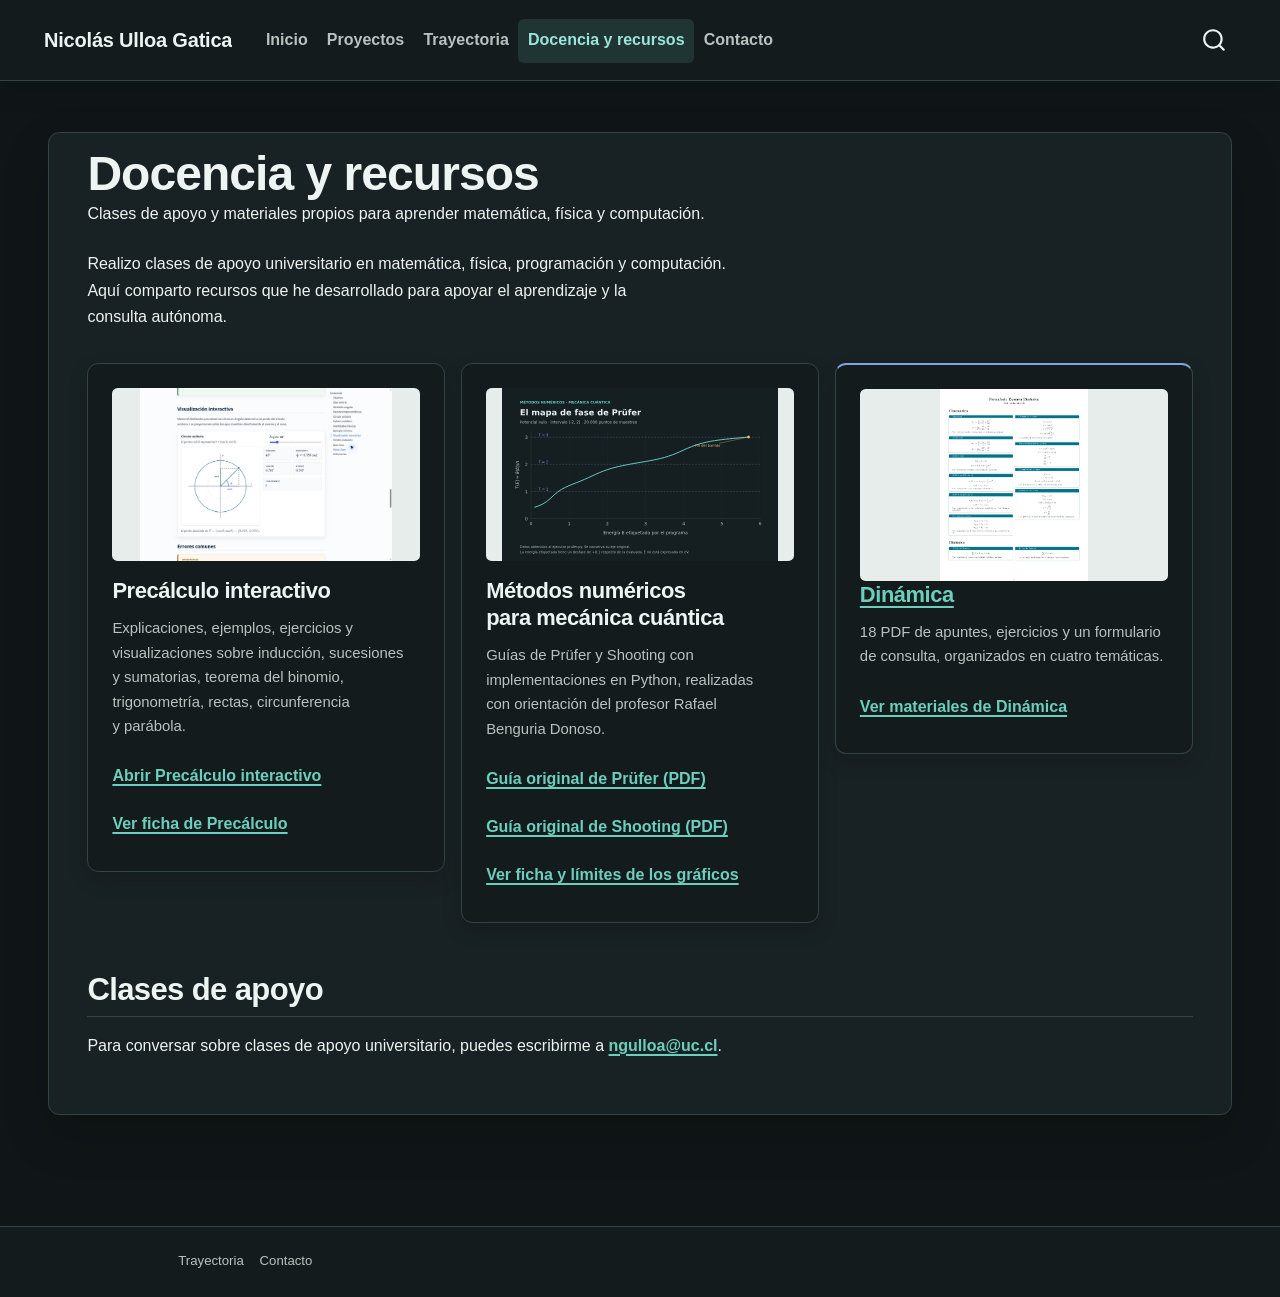
<file: teaching/index.html>
<!DOCTYPE html>
<html xmlns="http://www.w3.org/1999/xhtml" lang="es" xml:lang="es"><head>

<meta charset="utf-8">
<meta name="generator" content="quarto-1.10.18">

<meta name="viewport" content="width=device-width, initial-scale=1.0, user-scalable=yes">

<meta name="description" content="Clases de apoyo y materiales propios para aprender matemática, física y computación.">

<title>Docencia y recursos – Nicolás Ulloa Gatica</title>
<style>
/* Default styles provided by pandoc.
** See https://pandoc.org/MANUAL.html#variables-for-html for config info.
*/
span.smallcaps{font-variant: small-caps;}
div.columns{display: flex; gap: 1.5em;}
div.column{flex: auto;}
@media screen {
div.columns{gap: min(4vw, 1.5em);}
div.column{overflow-x: auto;}
}
div.hanging-indent{margin-left: 1.5em; text-indent: -1.5em;}
ul.task-list{list-style: none;}
ul.task-list li input[type="checkbox"] {
  width: 0.8em;
  margin: 0 0.8em 0.2em -1em; /* quarto-specific, see https://github.com/quarto-dev/quarto-cli/issues/4556 */ 
  vertical-align: middle;
}
.display.math{display: block; text-align: center; margin: 0.5rem auto;}
</style>


<script src="../site_libs/quarto-nav/quarto-nav.js"></script>
<script src="../site_libs/quarto-nav/headroom.min.js"></script>
<script src="../site_libs/clipboard/clipboard.min.js"></script>
<script src="../site_libs/quarto-search/autocomplete.umd.js"></script>
<script src="../site_libs/quarto-search/fuse.min.js"></script>
<script src="../site_libs/quarto-search/quarto-search.js"></script>
<meta name="quarto:offset" content="../">
<script src="../site_libs/quarto-html/quarto.js" type="module"></script>
<script src="../site_libs/quarto-html/tabsets/tabsets.js" type="module"></script>
<script src="../site_libs/quarto-html/popper.min.js"></script>
<script src="../site_libs/quarto-html/tippy.umd.min.js"></script>
<script src="../site_libs/quarto-html/anchor.min.js"></script>
<link href="../site_libs/quarto-html/tippy.css" rel="stylesheet">
<link href="../site_libs/quarto-html/quarto-syntax-highlighting-dark-85a3acc908edc3a11a86c47ee3a95dc2.css" rel="stylesheet" id="quarto-text-highlighting-styles">
<script src="../site_libs/bootstrap/bootstrap.min.js"></script>
<link href="../site_libs/bootstrap/bootstrap-icons.css" rel="stylesheet">
<link href="../site_libs/bootstrap/bootstrap-6c4d0c2d660dda3519848b8baa77e632.min.css" rel="stylesheet" append-hash="true" id="quarto-bootstrap" data-mode="dark">
<script id="quarto-search-options" type="application/json">{
  "location": "navbar",
  "copy-button": false,
  "collapse-after": 3,
  "panel-placement": "end",
  "type": "overlay",
  "limit": 50,
  "keyboard-shortcut": [
    "f",
    "/",
    "s"
  ],
  "show-item-context": false,
  "language": {
    "search-no-results-text": "No se han encontrado resultados",
    "search-matching-documents-text": "documentos encontrados",
    "search-copy-link-title": "Copiar el enlace en la búsqueda",
    "search-hide-matches-text": "Ocultar resultados adicionales",
    "search-more-match-text": "resultado adicional en este documento",
    "search-more-matches-text": "resultados adicionales en este documento",
    "search-clear-button-title": "Borrar",
    "search-text-placeholder": "",
    "search-detached-cancel-button-title": "Cancelar",
    "search-submit-button-title": "Enviar",
    "search-label": "Buscar"
  }
}</script>


</head>

<body class="nav-fixed resources-page quarto-light">

<div id="quarto-search-results"></div>
  <header id="quarto-header" class="headroom fixed-top">
    <nav class="navbar navbar-expand-lg " data-bs-theme="dark">
      <div class="navbar-container container-fluid">
      <div class="navbar-brand-container mx-auto">
    <a class="navbar-brand" href="../index.html">
    <span class="navbar-title">Nicolás Ulloa Gatica</span>
    </a>
  </div>
            <div id="quarto-search" class="" title="Buscar"></div>
          <button class="navbar-toggler" type="button" data-bs-toggle="collapse" data-bs-target="#navbarCollapse" aria-controls="navbarCollapse" role="menu" aria-expanded="false" aria-label="Navegación de palanca" onclick="if (window.quartoToggleHeadroom) { window.quartoToggleHeadroom(); }">
  <span class="navbar-toggler-icon"></span>
</button>
          <div class="collapse navbar-collapse" id="navbarCollapse">
            <ul class="navbar-nav navbar-nav-scroll me-auto">
  <li class="nav-item">
    <a class="nav-link" href="../index.html"> 
<span class="menu-text">Inicio</span></a>
  </li>  
  <li class="nav-item">
    <a class="nav-link" href="../projects/index.html"> 
<span class="menu-text">Proyectos</span></a>
  </li>  
  <li class="nav-item">
    <a class="nav-link" href="../trayectoria.html"> 
<span class="menu-text">Trayectoria</span></a>
  </li>  
  <li class="nav-item">
    <a class="nav-link active" href="../teaching/index.html" aria-current="page"> 
<span class="menu-text">Docencia y recursos</span></a>
  </li>  
  <li class="nav-item">
    <a class="nav-link" href="../contacto.html"> 
<span class="menu-text">Contacto</span></a>
  </li>  
</ul>
          </div> <!-- /navcollapse -->
            <div class="quarto-navbar-tools">
</div>
      </div> <!-- /container-fluid -->
    </nav>
</header>
<!-- content -->
<div id="quarto-content" class="quarto-container page-columns page-rows-contents page-layout-full page-navbar">
<!-- sidebar -->
<!-- margin-sidebar -->
    
<!-- main -->
<main class="content column-page" id="quarto-document-content">

<header id="title-block-header" class="quarto-title-block default">
<div class="quarto-title">
<h1 class="title">Docencia y recursos</h1>
</div>

<div>
  <div class="description">
    Clases de apoyo y materiales propios para aprender matemática, física y computación.
  </div>
</div>


<div class="quarto-title-meta column-page">

    
  
    
  </div>
  


</header>


<p>Realizo clases de apoyo universitario en matemática, física, programación y computación. Aquí comparto recursos que he desarrollado para apoyar el aprendizaje y la consulta autónoma.</p>
<div class="resource-grid" aria-label="Catálogo de recursos educativos">
<div class="resource-card">
<p><img src="../assets/proyectos/precalculo/circulo-unitario.jpg" class="resource-card-image img-fluid" alt="Visualización interactiva del círculo unitario con proyecciones de seno y coseno."></p>
<section id="precálculo-interactivo" class="level2">
<h2 class="anchored" data-anchor-id="precálculo-interactivo">Precálculo interactivo</h2>
<p>Explicaciones, ejemplos, ejercicios y visualizaciones sobre inducción, sucesiones y sumatorias, teorema del binomio, trigonometría, rectas, circunferencia y parábola.</p>
<div class="resource-actions">
<p><a href="https://ngulloa.github.io/Precalculo/">Abrir Precálculo interactivo</a></p>
<p><a href="../projects/precalculo/index.html">Ver ficha de Precálculo</a></p>
</div>
</section>
</div>
<div class="resource-card">
<p><img src="../assets/proyectos/metodos-numericos/prufer-mapa-te.svg" class="resource-card-image img-fluid" alt="Gráfico del mapa T(E) de Prüfer para potencial nulo en un intervalo finito; conserva sus ejes y etiquetas."></p>
<section id="métodos-numéricos-para-mecánica-cuántica" class="level2">
<h2 class="anchored" data-anchor-id="métodos-numéricos-para-mecánica-cuántica">Métodos numéricos para mecánica cuántica</h2>
<p>Guías de Prüfer y Shooting con implementaciones en Python, realizadas con orientación del profesor Rafael Benguria Donoso.</p>
<div class="resource-actions">
<p><a href="../downloads/metodos-numericos/metodo_de_prufer.pdf">Guía original de Prüfer (PDF)</a></p>
<p><a href="../downloads/metodos-numericos/metodo_de_shooting.pdf">Guía original de Shooting (PDF)</a></p>
<p><a href="../projects/metodos-numericos-qm/index.html">Ver ficha y límites de los gráficos</a></p>
</div>
</section>
</div>
<div class="resource-card resource-card--secondary">
<img class="resource-card-image resource-card-image--document" src="../assets/dinamica/formulas-dinamica.webp" alt="Primera página del formulario de Dinámica." width="459" height="594" loading="lazy">
<section id="dinámica" class="level2">
<h2 class="anchored" data-anchor-id="dinámica"><a href="../teaching/dinamica/index.html">Dinámica</a></h2>
<p>18 PDF de apuntes, ejercicios y un formulario de consulta, organizados en cuatro temáticas.</p>
<div class="resource-actions">
<p><a href="../teaching/dinamica/index.html">Ver materiales de Dinámica</a></p>
</div>
</section>
</div>
</div>
<section id="clases-de-apoyo" class="level2">
<h2 class="anchored" data-anchor-id="clases-de-apoyo">Clases de apoyo</h2>
<p>Para conversar sobre clases de apoyo universitario, puedes escribirme a <a href="mailto:ngulloa@uc.cl">ngulloa@uc.cl</a>.</p>


</section>

</main> <!-- /main -->
<script id="quarto-html-after-body" type="application/javascript">
  window.document.addEventListener("DOMContentLoaded", function (event) {
    const icon = "";
    const anchorJS = new window.AnchorJS();
    anchorJS.options = {
      placement: 'right',
      icon: icon
    };
    anchorJS.add('.anchored');
    const isCodeAnnotation = (el) => {
      for (const clz of el.classList) {
        if (clz.startsWith('code-annotation-')) {                     
          return true;
        }
      }
      return false;
    }
    const onCopySuccess = function(e) {
      // button target
      const button = e.trigger;
      // don't keep focus
      button.blur();
      // flash "checked"
      button.classList.add('code-copy-button-checked');
      var currentTitle = button.getAttribute("title");
      button.setAttribute("title", "Copiado");
      let tooltip;
      if (window.bootstrap) {
        button.setAttribute("data-bs-toggle", "tooltip");
        button.setAttribute("data-bs-placement", "left");
        button.setAttribute("data-bs-title", "Copiado");
        tooltip = new bootstrap.Tooltip(button, 
          { trigger: "manual", 
            customClass: "code-copy-button-tooltip",
            offset: [0, -8]});
        tooltip.show();    
      }
      setTimeout(function() {
        if (tooltip) {
          tooltip.hide();
          button.removeAttribute("data-bs-title");
          button.removeAttribute("data-bs-toggle");
          button.removeAttribute("data-bs-placement");
        }
        button.setAttribute("title", currentTitle);
        button.classList.remove('code-copy-button-checked');
      }, 1000);
      // clear code selection
      e.clearSelection();
    }
    const getTextToCopy = function(trigger) {
      const outerScaffold = trigger.parentElement.cloneNode(true);
      const codeEl = outerScaffold.querySelector('code');
      for (const childEl of codeEl.children) {
        if (isCodeAnnotation(childEl)) {
          childEl.remove();
        }
      }
      return codeEl.innerText;
    }
    const clipboard = new window.ClipboardJS('.code-copy-button:not([data-in-quarto-modal])', {
      text: getTextToCopy
    });
    clipboard.on('success', onCopySuccess);
    if (window.document.getElementById('quarto-embedded-source-code-modal')) {
      const clipboardModal = new window.ClipboardJS('.code-copy-button[data-in-quarto-modal]', {
        text: getTextToCopy,
        container: window.document.getElementById('quarto-embedded-source-code-modal')
      });
      clipboardModal.on('success', onCopySuccess);
    }
      var localhostRegex = new RegExp(/^(?:http|https):\/\/localhost\:?[0-9]*\//);
      var mailtoRegex = new RegExp(/^mailto:/);
        var filterRegex = new RegExp('/' + window.location.host + '/');
      var isInternal = (href) => {
          return filterRegex.test(href) || localhostRegex.test(href) || mailtoRegex.test(href);
      }
      // Inspect non-navigation links and adorn them if external
     var links = window.document.querySelectorAll('a[href]:not(.nav-link):not(.navbar-brand):not(.toc-action):not(.sidebar-link):not(.sidebar-item-toggle):not(.pagination-link):not(.no-external):not([aria-hidden]):not(.dropdown-item):not(.quarto-navigation-tool):not(.about-link)');
      for (var i=0; i<links.length; i++) {
        const link = links[i];
        if (!isInternal(link.href)) {
          // undo the damage that might have been done by quarto-nav.js in the case of
          // links that we want to consider external
          if (link.dataset.originalHref !== undefined) {
            link.href = link.dataset.originalHref;
          }
        }
      }
    function tippyHover(el, contentFn, onTriggerFn, onUntriggerFn) {
      const config = {
        allowHTML: true,
        maxWidth: 500,
        delay: 100,
        arrow: false,
        appendTo: function(el) {
            return el.parentElement;
        },
        interactive: true,
        interactiveBorder: 10,
        theme: 'quarto',
        placement: 'bottom-start',
      };
      if (contentFn) {
        config.content = contentFn;
      }
      if (onTriggerFn) {
        config.onTrigger = onTriggerFn;
      }
      if (onUntriggerFn) {
        config.onUntrigger = onUntriggerFn;
      }
      window.tippy(el, config); 
    }
    const noterefs = window.document.querySelectorAll('a[role="doc-noteref"]');
    for (var i=0; i<noterefs.length; i++) {
      const ref = noterefs[i];
      tippyHover(ref, function() {
        // use id or data attribute instead here
        let href = ref.getAttribute('data-footnote-href') || ref.getAttribute('href');
        try { href = new URL(href).hash; } catch {}
        const id = href.replace(/^#\/?/, "");
        const note = window.document.getElementById(id);
        if (note) {
          return note.innerHTML;
        } else {
          return "";
        }
      });
    }
    const xrefs = window.document.querySelectorAll('a.quarto-xref');
    const processXRef = (id, note) => {
      // Strip column container classes
      const stripColumnClz = (el) => {
        el.classList.remove("page-full", "page-columns");
        if (el.children) {
          for (const child of el.children) {
            stripColumnClz(child);
          }
        }
      }
      stripColumnClz(note)
      if (id === null || id.startsWith('sec-')) {
        // Special case sections, only their first couple elements
        const container = document.createElement("div");
        if (note.children && note.children.length > 2) {
          container.appendChild(note.children[0].cloneNode(true));
          for (let i = 1; i < note.children.length; i++) {
            const child = note.children[i];
            if (child.tagName === "P" && child.innerText === "") {
              continue;
            } else {
              container.appendChild(child.cloneNode(true));
              break;
            }
          }
          if (window.Quarto?.typesetMath) {
            window.Quarto.typesetMath(container);
          }
          return container.innerHTML
        } else {
          if (window.Quarto?.typesetMath) {
            window.Quarto.typesetMath(note);
          }
          return note.innerHTML;
        }
      } else {
        // Remove any anchor links if they are present
        const anchorLink = note.querySelector('a.anchorjs-link');
        if (anchorLink) {
          anchorLink.remove();
        }
        if (window.Quarto?.typesetMath) {
          window.Quarto.typesetMath(note);
        }
        if (note.classList.contains("callout")) {
          return note.outerHTML;
        } else {
          return note.innerHTML;
        }
      }
    }
    for (var i=0; i<xrefs.length; i++) {
      const xref = xrefs[i];
      tippyHover(xref, undefined, function(instance) {
        instance.disable();
        let url = xref.getAttribute('href');
        let hash = undefined; 
        if (url.startsWith('#')) {
          hash = url;
        } else {
          try { hash = new URL(url).hash; } catch {}
        }
        if (hash) {
          const id = hash.replace(/^#\/?/, "");
          const note = window.document.getElementById(id);
          if (note !== null) {
            try {
              const html = processXRef(id, note.cloneNode(true));
              instance.setContent(html);
            } finally {
              instance.enable();
              instance.show();
            }
          } else {
            // See if we can fetch this
            fetch(url.split('#')[0])
            .then(res => res.text())
            .then(html => {
              const parser = new DOMParser();
              const htmlDoc = parser.parseFromString(html, "text/html");
              const note = htmlDoc.getElementById(id);
              if (note !== null) {
                const html = processXRef(id, note);
                instance.setContent(html);
              } 
            }).finally(() => {
              instance.enable();
              instance.show();
            });
          }
        } else {
          // See if we can fetch a full url (with no hash to target)
          // This is a special case and we should probably do some content thinning / targeting
          fetch(url)
          .then(res => res.text())
          .then(html => {
            const parser = new DOMParser();
            const htmlDoc = parser.parseFromString(html, "text/html");
            const note = htmlDoc.querySelector('main.content');
            if (note !== null) {
              // This should only happen for chapter cross references
              // (since there is no id in the URL)
              // remove the first header
              if (note.children.length > 0 && note.children[0].tagName === "HEADER") {
                note.children[0].remove();
              }
              const html = processXRef(null, note);
              instance.setContent(html);
            } 
          }).finally(() => {
            instance.enable();
            instance.show();
          });
        }
      }, function(instance) {
      });
    }
        let selectedAnnoteEl;
        const selectorForAnnotation = ( cell, annotation) => {
          let cellAttr = 'data-code-cell="' + cell + '"';
          let lineAttr = 'data-code-annotation="' +  annotation + '"';
          const selector = 'span[' + cellAttr + '][' + lineAttr + ']';
          return selector;
        }
        const selectCodeLines = (annoteEl) => {
          const doc = window.document;
          const targetCell = annoteEl.getAttribute("data-target-cell");
          const targetAnnotation = annoteEl.getAttribute("data-target-annotation");
          const annoteSpan = window.document.querySelector(selectorForAnnotation(targetCell, targetAnnotation));
          const lines = annoteSpan.getAttribute("data-code-lines").split(",");
          const lineIds = lines.map((line) => {
            return targetCell + "-" + line;
          })
          let top = null;
          let height = null;
          let parent = null;
          if (lineIds.length > 0) {
              //compute the position of the single el (top and bottom and make a div)
              const el = window.document.getElementById(lineIds[0]);
              top = el.offsetTop;
              height = el.offsetHeight;
              parent = el.parentElement.parentElement;
            if (lineIds.length > 1) {
              const lastEl = window.document.getElementById(lineIds[lineIds.length - 1]);
              const bottom = lastEl.offsetTop + lastEl.offsetHeight;
              height = bottom - top;
            }
            if (top !== null && height !== null && parent !== null) {
              // cook up a div (if necessary) and position it 
              let div = window.document.getElementById("code-annotation-line-highlight");
              if (div === null) {
                div = window.document.createElement("div");
                div.setAttribute("id", "code-annotation-line-highlight");
                div.style.position = 'absolute';
                parent.appendChild(div);
              }
              div.style.top = top - 2 + "px";
              div.style.height = height + 4 + "px";
              div.style.left = 0;
              let gutterDiv = window.document.getElementById("code-annotation-line-highlight-gutter");
              if (gutterDiv === null) {
                gutterDiv = window.document.createElement("div");
                gutterDiv.setAttribute("id", "code-annotation-line-highlight-gutter");
                gutterDiv.style.position = 'absolute';
                const codeCell = window.document.getElementById(targetCell);
                const gutter = codeCell.querySelector('.code-annotation-gutter');
                gutter.appendChild(gutterDiv);
              }
              gutterDiv.style.top = top - 2 + "px";
              gutterDiv.style.height = height + 4 + "px";
            }
            selectedAnnoteEl = annoteEl;
          }
        };
        const unselectCodeLines = () => {
          const elementsIds = ["code-annotation-line-highlight", "code-annotation-line-highlight-gutter"];
          elementsIds.forEach((elId) => {
            const div = window.document.getElementById(elId);
            if (div) {
              div.remove();
            }
          });
          selectedAnnoteEl = undefined;
        };
          // Handle positioning of the toggle
      window.addEventListener(
        "resize",
        throttle(() => {
          elRect = undefined;
          if (selectedAnnoteEl) {
            selectCodeLines(selectedAnnoteEl);
          }
        }, 10)
      );
      function throttle(fn, ms) {
      let throttle = false;
      let timer;
        return (...args) => {
          if(!throttle) { // first call gets through
              fn.apply(this, args);
              throttle = true;
          } else { // all the others get throttled
              if(timer) clearTimeout(timer); // cancel #2
              timer = setTimeout(() => {
                fn.apply(this, args);
                timer = throttle = false;
              }, ms);
          }
        };
      }
        // Attach click handler to the DT
        const annoteDls = window.document.querySelectorAll('dt[data-target-cell]');
        for (const annoteDlNode of annoteDls) {
          annoteDlNode.addEventListener('click', (event) => {
            const clickedEl = event.target;
            if (clickedEl !== selectedAnnoteEl) {
              unselectCodeLines();
              const activeEl = window.document.querySelector('dt[data-target-cell].code-annotation-active');
              if (activeEl) {
                activeEl.classList.remove('code-annotation-active');
              }
              selectCodeLines(clickedEl);
              clickedEl.classList.add('code-annotation-active');
            } else {
              // Unselect the line
              unselectCodeLines();
              clickedEl.classList.remove('code-annotation-active');
            }
          });
        }
    const findCites = (el) => {
      const parentEl = el.parentElement;
      if (parentEl) {
        const cites = parentEl.dataset.cites;
        if (cites) {
          return {
            el,
            cites: cites.split(' ')
          };
        } else {
          return findCites(el.parentElement)
        }
      } else {
        return undefined;
      }
    };
    var bibliorefs = window.document.querySelectorAll('a[role="doc-biblioref"]');
    for (var i=0; i<bibliorefs.length; i++) {
      const ref = bibliorefs[i];
      const citeInfo = findCites(ref);
      if (citeInfo) {
        tippyHover(citeInfo.el, function() {
          var popup = window.document.createElement('div');
          citeInfo.cites.forEach(function(cite) {
            var citeDiv = window.document.createElement('div');
            citeDiv.classList.add('hanging-indent');
            citeDiv.classList.add('csl-entry');
            var biblioDiv = window.document.getElementById('ref-' + cite);
            if (biblioDiv) {
              citeDiv.innerHTML = biblioDiv.innerHTML;
            }
            popup.appendChild(citeDiv);
          });
          return popup.innerHTML;
        });
      }
    }
  });
  </script>
</div> <!-- /content -->
<footer class="footer">
  <div class="nav-footer">
    <div class="nav-footer-left">
      <ul class="footer-items list-unstyled">
    <li class="nav-item">
    <a class="nav-link" href="../trayectoria.html">
<p>Trayectoria</p>
</a>
  </li>  
    <li class="nav-item">
    <a class="nav-link" href="../contacto.html">
<p>Contacto</p>
</a>
  </li>  
</ul>
    </div>   
    <div class="nav-footer-center">
      &nbsp;
    </div>
    <div class="nav-footer-right">
      &nbsp;
    </div>
  </div>
</footer>




</body></html>
</file>
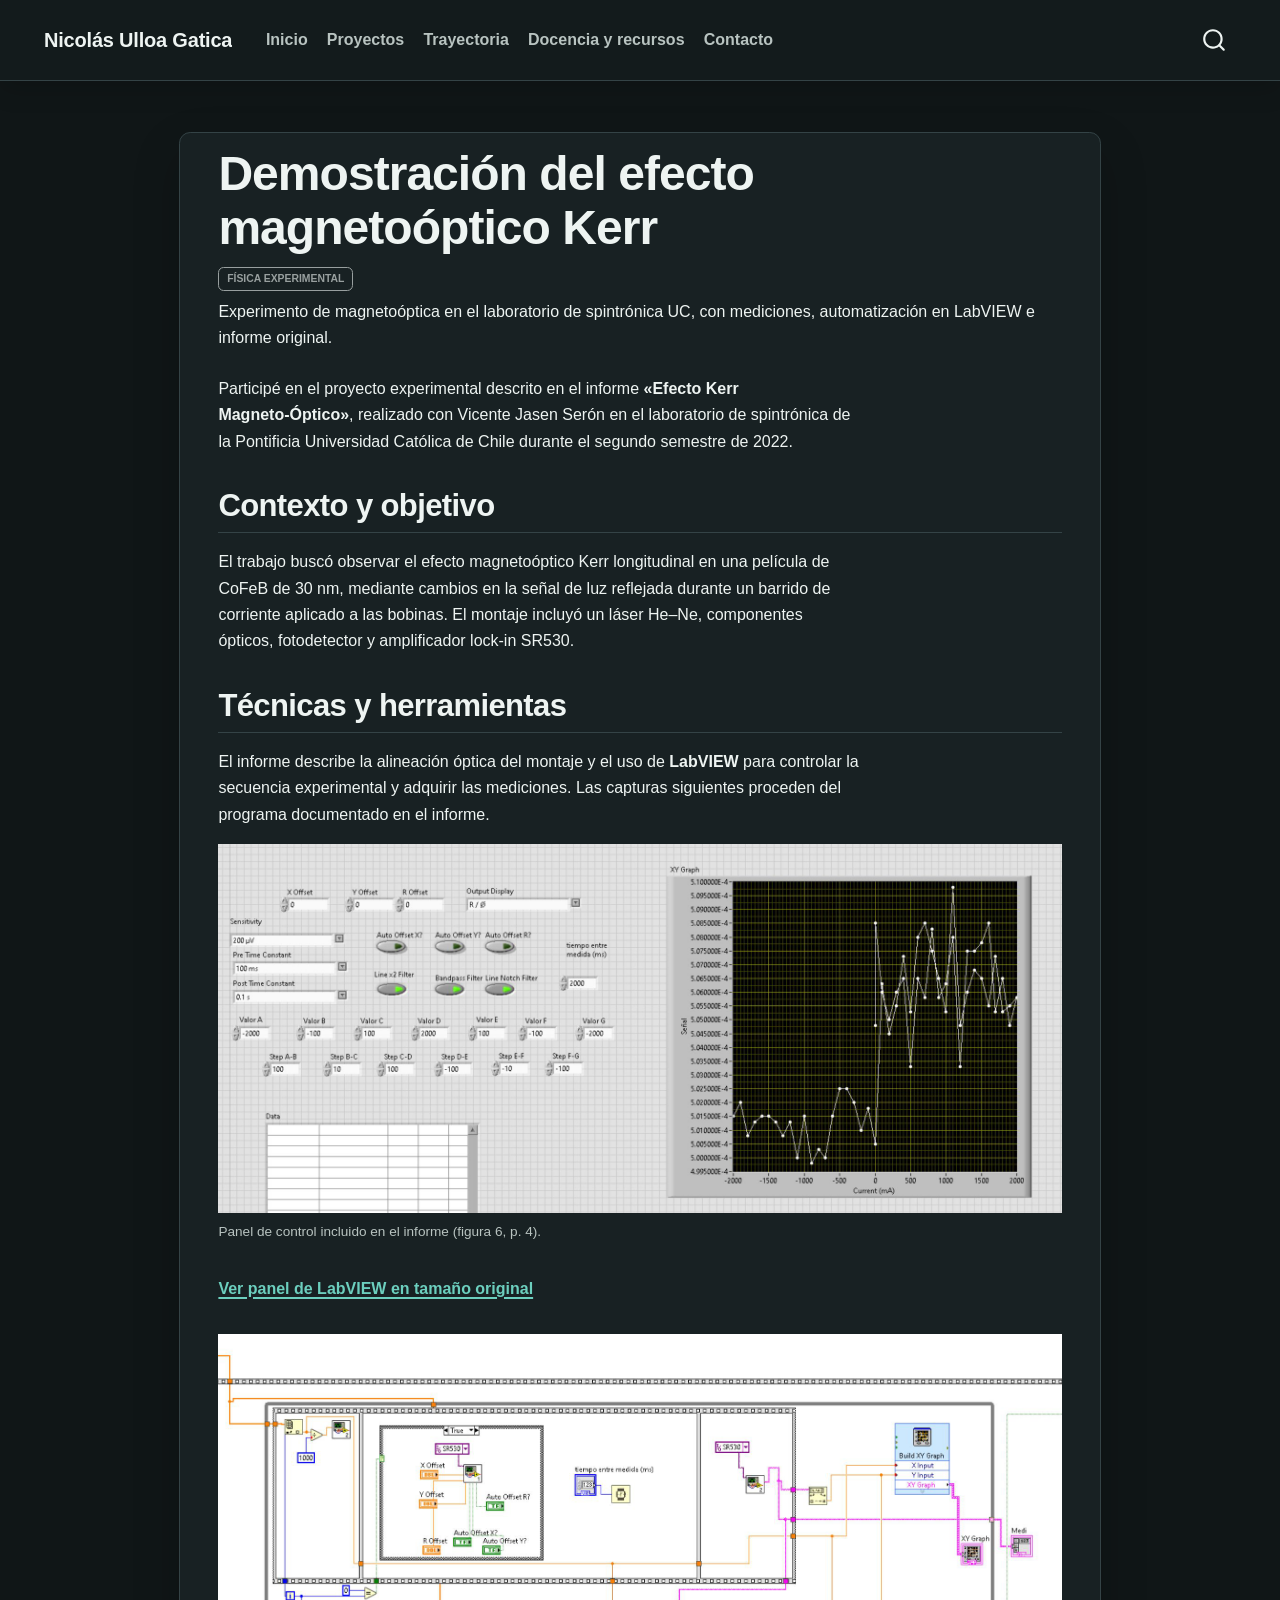
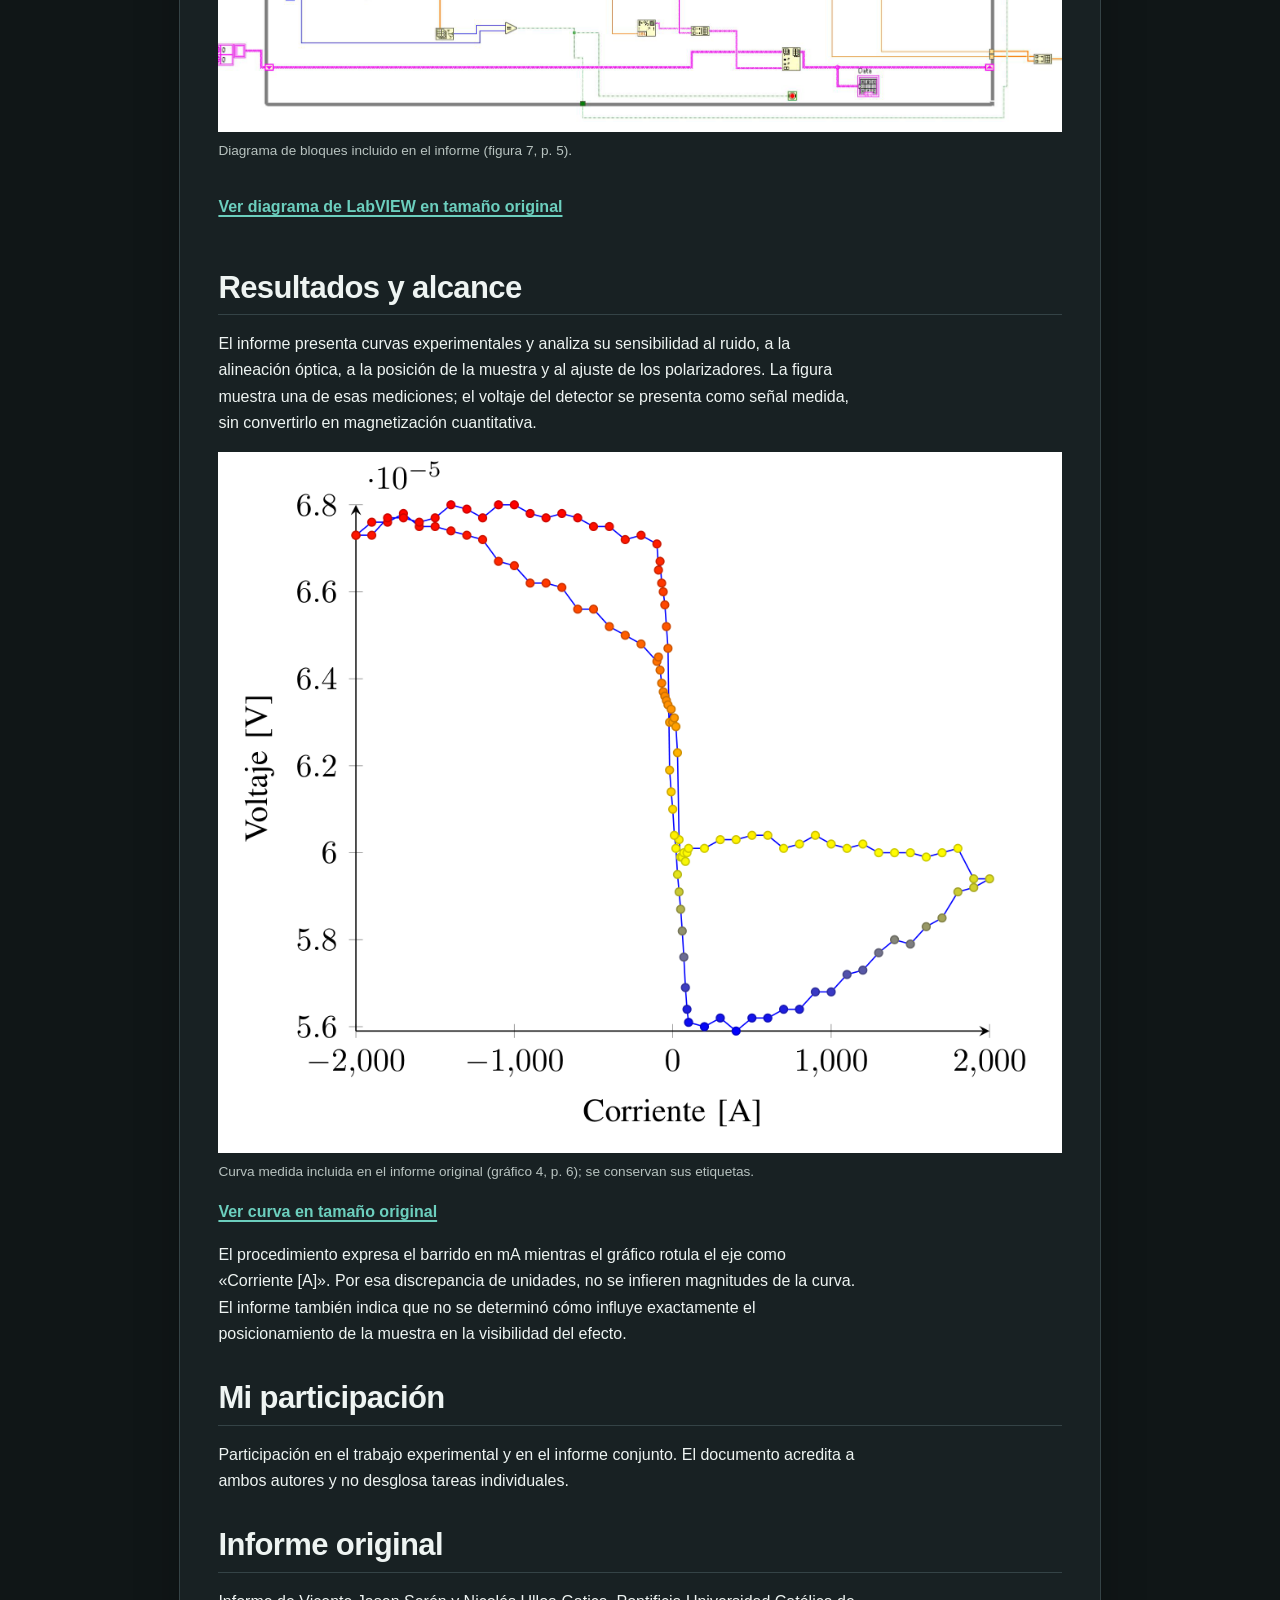
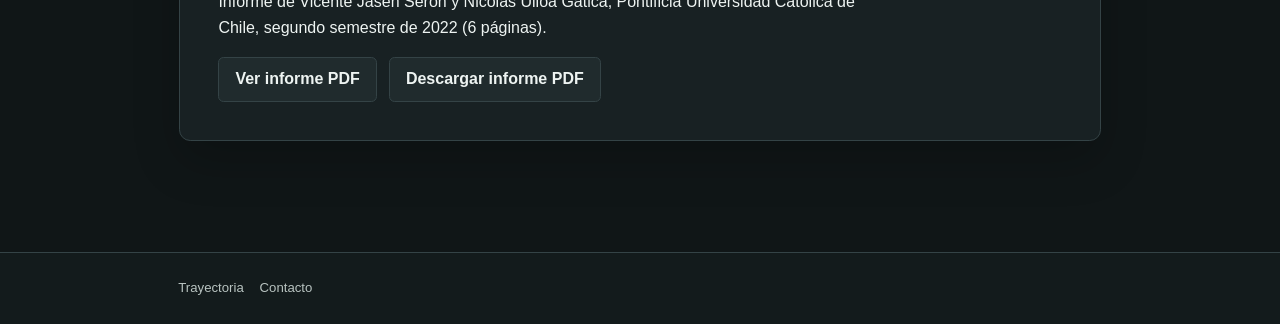
<file: projects/kerr/index.html>
<!DOCTYPE html>
<html xmlns="http://www.w3.org/1999/xhtml" lang="es" xml:lang="es"><head>

<meta charset="utf-8">
<meta name="generator" content="quarto-1.10.18">

<meta name="viewport" content="width=device-width, initial-scale=1.0, user-scalable=yes">

<meta name="description" content="Experimento de magnetoóptica en el laboratorio de spintrónica UC, con mediciones, automatización en LabVIEW e informe original.">

<title>Demostración del efecto magnetoóptico Kerr – Nicolás Ulloa Gatica</title>
<style>
/* Default styles provided by pandoc.
** See https://pandoc.org/MANUAL.html#variables-for-html for config info.
*/
span.smallcaps{font-variant: small-caps;}
div.columns{display: flex; gap: 1.5em;}
div.column{flex: auto;}
@media screen {
div.columns{gap: min(4vw, 1.5em);}
div.column{overflow-x: auto;}
}
div.hanging-indent{margin-left: 1.5em; text-indent: -1.5em;}
ul.task-list{list-style: none;}
ul.task-list li input[type="checkbox"] {
  width: 0.8em;
  margin: 0 0.8em 0.2em -1em; /* quarto-specific, see https://github.com/quarto-dev/quarto-cli/issues/4556 */ 
  vertical-align: middle;
}
.display.math{display: block; text-align: center; margin: 0.5rem auto;}
</style>


<script src="../../site_libs/quarto-nav/quarto-nav.js"></script>
<script src="../../site_libs/quarto-nav/headroom.min.js"></script>
<script src="../../site_libs/clipboard/clipboard.min.js"></script>
<script src="../../site_libs/quarto-search/autocomplete.umd.js"></script>
<script src="../../site_libs/quarto-search/fuse.min.js"></script>
<script src="../../site_libs/quarto-search/quarto-search.js"></script>
<meta name="quarto:offset" content="../../">
<script src="../../site_libs/quarto-html/quarto.js" type="module"></script>
<script src="../../site_libs/quarto-html/tabsets/tabsets.js" type="module"></script>
<script src="../../site_libs/quarto-html/popper.min.js"></script>
<script src="../../site_libs/quarto-html/tippy.umd.min.js"></script>
<script src="../../site_libs/quarto-html/anchor.min.js"></script>
<link href="../../site_libs/quarto-html/tippy.css" rel="stylesheet">
<link href="../../site_libs/quarto-html/quarto-syntax-highlighting-dark-85a3acc908edc3a11a86c47ee3a95dc2.css" rel="stylesheet" id="quarto-text-highlighting-styles">
<script src="../../site_libs/bootstrap/bootstrap.min.js"></script>
<link href="../../site_libs/bootstrap/bootstrap-icons.css" rel="stylesheet">
<link href="../../site_libs/bootstrap/bootstrap-6c4d0c2d660dda3519848b8baa77e632.min.css" rel="stylesheet" append-hash="true" id="quarto-bootstrap" data-mode="dark">
<script id="quarto-search-options" type="application/json">{
  "location": "navbar",
  "copy-button": false,
  "collapse-after": 3,
  "panel-placement": "end",
  "type": "overlay",
  "limit": 50,
  "keyboard-shortcut": [
    "f",
    "/",
    "s"
  ],
  "show-item-context": false,
  "language": {
    "search-no-results-text": "No se han encontrado resultados",
    "search-matching-documents-text": "documentos encontrados",
    "search-copy-link-title": "Copiar el enlace en la búsqueda",
    "search-hide-matches-text": "Ocultar resultados adicionales",
    "search-more-match-text": "resultado adicional en este documento",
    "search-more-matches-text": "resultados adicionales en este documento",
    "search-clear-button-title": "Borrar",
    "search-text-placeholder": "",
    "search-detached-cancel-button-title": "Cancelar",
    "search-submit-button-title": "Enviar",
    "search-label": "Buscar"
  }
}</script>


</head>

<body class="nav-fixed fullcontent quarto-light">

<div id="quarto-search-results"></div>
  <header id="quarto-header" class="headroom fixed-top">
    <nav class="navbar navbar-expand-lg " data-bs-theme="dark">
      <div class="navbar-container container-fluid">
      <div class="navbar-brand-container mx-auto">
    <a class="navbar-brand" href="../../index.html">
    <span class="navbar-title">Nicolás Ulloa Gatica</span>
    </a>
  </div>
            <div id="quarto-search" class="" title="Buscar"></div>
          <button class="navbar-toggler" type="button" data-bs-toggle="collapse" data-bs-target="#navbarCollapse" aria-controls="navbarCollapse" role="menu" aria-expanded="false" aria-label="Navegación de palanca" onclick="if (window.quartoToggleHeadroom) { window.quartoToggleHeadroom(); }">
  <span class="navbar-toggler-icon"></span>
</button>
          <div class="collapse navbar-collapse" id="navbarCollapse">
            <ul class="navbar-nav navbar-nav-scroll me-auto">
  <li class="nav-item">
    <a class="nav-link" href="../../index.html"> 
<span class="menu-text">Inicio</span></a>
  </li>  
  <li class="nav-item">
    <a class="nav-link" href="../../projects/index.html"> 
<span class="menu-text">Proyectos</span></a>
  </li>  
  <li class="nav-item">
    <a class="nav-link" href="../../trayectoria.html"> 
<span class="menu-text">Trayectoria</span></a>
  </li>  
  <li class="nav-item">
    <a class="nav-link" href="../../teaching/index.html"> 
<span class="menu-text">Docencia y recursos</span></a>
  </li>  
  <li class="nav-item">
    <a class="nav-link" href="../../contacto.html"> 
<span class="menu-text">Contacto</span></a>
  </li>  
</ul>
          </div> <!-- /navcollapse -->
            <div class="quarto-navbar-tools">
</div>
      </div> <!-- /container-fluid -->
    </nav>
</header>
<!-- content -->
<div id="quarto-content" class="quarto-container page-columns page-rows-contents page-layout-article page-navbar">
<!-- sidebar -->
<!-- margin-sidebar -->
    
<!-- main -->
<main class="content" id="quarto-document-content">

<header id="title-block-header" class="quarto-title-block default">
<div class="quarto-title">
<h1 class="title">Demostración del efecto magnetoóptico Kerr</h1>
  <div class="quarto-categories">
    <div class="quarto-category">Física experimental</div>
  </div>
  </div>

<div>
  <div class="description">
    Experimento de magnetoóptica en el laboratorio de spintrónica UC, con mediciones, automatización en LabVIEW e informe original.
  </div>
</div>


<div class="quarto-title-meta">

    
  
    
  </div>
  


</header>


<p>Participé en el proyecto experimental descrito en el informe <strong>«Efecto Kerr Magneto-Óptico»</strong>, realizado con Vicente Jasen Serón en el laboratorio de spintrónica de la Pontificia Universidad Católica de Chile durante el segundo semestre de 2022.</p>
<section id="contexto-y-objetivo" class="level2">
<h2 class="anchored" data-anchor-id="contexto-y-objetivo">Contexto y objetivo</h2>
<p>El trabajo buscó observar el efecto magnetoóptico Kerr longitudinal en una película de CoFeB de 30 nm, mediante cambios en la señal de luz reflejada durante un barrido de corriente aplicado a las bobinas. El montaje incluyó un láser He–Ne, componentes ópticos, fotodetector y amplificador lock-in SR530.</p>
</section>
<section id="técnicas-y-herramientas" class="level2">
<h2 class="anchored" data-anchor-id="técnicas-y-herramientas">Técnicas y herramientas</h2>
<p>El informe describe la alineación óptica del montaje y el uso de <strong>LabVIEW</strong> para controlar la secuencia experimental y adquirir las mediciones. Las capturas siguientes proceden del programa documentado en el informe.</p>
<div class="kerr-figure-grid">
<div class="quarto-figure quarto-figure-center">
<figure class="figure">
<p><img src="../../assets/proyectos/kerr/kerr-labview-panel.png" class="img-fluid figure-img" alt="Panel de control en LabVIEW usado para la secuencia de mediciones."></p>
<figcaption>Panel de control incluido en el informe (figura 6, p.&nbsp;4).</figcaption>
</figure>
</div>
<p><a href="../../assets/proyectos/kerr/kerr-labview-panel.png">Ver panel de LabVIEW en tamaño original</a></p>
<div class="quarto-figure quarto-figure-center">
<figure class="figure">
<p><img src="../../assets/proyectos/kerr/kerr-labview-diagrama.png" class="img-fluid figure-img" alt="Diagrama de bloques de LabVIEW incluido en el informe del experimento."></p>
<figcaption>Diagrama de bloques incluido en el informe (figura 7, p.&nbsp;5).</figcaption>
</figure>
</div>
<p><a href="../../assets/proyectos/kerr/kerr-labview-diagrama.png">Ver diagrama de LabVIEW en tamaño original</a></p>
</div>
</section>
<section id="resultados-y-alcance" class="level2">
<h2 class="anchored" data-anchor-id="resultados-y-alcance">Resultados y alcance</h2>
<p>El informe presenta curvas experimentales y analiza su sensibilidad al ruido, a la alineación óptica, a la posición de la muestra y al ajuste de los polarizadores. La figura muestra una de esas mediciones; el voltaje del detector se presenta como señal medida, sin convertirlo en magnetización cuantitativa.</p>
<div class="quarto-figure quarto-figure-center">
<figure class="figure">
<p><img src="../../assets/proyectos/kerr/kerr-histeresis-grafico-4.png" class="img-fluid figure-img" alt="Curva experimental del gráfico 4 del informe Kerr, con voltaje frente a corriente y ramas diferenciadas por colores; se conservan los ejes originales."></p>
<figcaption>Curva medida incluida en el informe original (gráfico 4, p.&nbsp;6); se conservan sus etiquetas.</figcaption>
</figure>
</div>
<p><a href="../../assets/proyectos/kerr/kerr-histeresis-grafico-4.png">Ver curva en tamaño original</a></p>
<p>El procedimiento expresa el barrido en mA mientras el gráfico rotula el eje como «Corriente [A]». Por esa discrepancia de unidades, no se infieren magnitudes de la curva. El informe también indica que no se determinó cómo influye exactamente el posicionamiento de la muestra en la visibilidad del efecto.</p>
</section>
<section id="mi-participación" class="level2">
<h2 class="anchored" data-anchor-id="mi-participación">Mi participación</h2>
<p>Participación en el trabajo experimental y en el informe conjunto. El documento acredita a ambos autores y no desglosa tareas individuales.</p>
</section>
<section id="informe-original" class="level2">
<h2 class="anchored" data-anchor-id="informe-original">Informe original</h2>
<p>Informe de Vicente Jasen Serón y Nicolás Ulloa Gatica, Pontificia Universidad Católica de Chile, segundo semestre de 2022 (6 páginas).</p>
<div class="document-actions">
<a class="button-link" href="../../downloads/kerr/efecto-kerr-informe.pdf">Ver informe PDF</a><a class="button-link" href="../../downloads/kerr/efecto-kerr-informe.pdf" download="efecto-kerr-informe.pdf">Descargar informe PDF</a>
</div>


</section>

</main> <!-- /main -->
<script id="quarto-html-after-body" type="application/javascript">
  window.document.addEventListener("DOMContentLoaded", function (event) {
    const icon = "";
    const anchorJS = new window.AnchorJS();
    anchorJS.options = {
      placement: 'right',
      icon: icon
    };
    anchorJS.add('.anchored');
    const isCodeAnnotation = (el) => {
      for (const clz of el.classList) {
        if (clz.startsWith('code-annotation-')) {                     
          return true;
        }
      }
      return false;
    }
    const onCopySuccess = function(e) {
      // button target
      const button = e.trigger;
      // don't keep focus
      button.blur();
      // flash "checked"
      button.classList.add('code-copy-button-checked');
      var currentTitle = button.getAttribute("title");
      button.setAttribute("title", "Copiado");
      let tooltip;
      if (window.bootstrap) {
        button.setAttribute("data-bs-toggle", "tooltip");
        button.setAttribute("data-bs-placement", "left");
        button.setAttribute("data-bs-title", "Copiado");
        tooltip = new bootstrap.Tooltip(button, 
          { trigger: "manual", 
            customClass: "code-copy-button-tooltip",
            offset: [0, -8]});
        tooltip.show();    
      }
      setTimeout(function() {
        if (tooltip) {
          tooltip.hide();
          button.removeAttribute("data-bs-title");
          button.removeAttribute("data-bs-toggle");
          button.removeAttribute("data-bs-placement");
        }
        button.setAttribute("title", currentTitle);
        button.classList.remove('code-copy-button-checked');
      }, 1000);
      // clear code selection
      e.clearSelection();
    }
    const getTextToCopy = function(trigger) {
      const outerScaffold = trigger.parentElement.cloneNode(true);
      const codeEl = outerScaffold.querySelector('code');
      for (const childEl of codeEl.children) {
        if (isCodeAnnotation(childEl)) {
          childEl.remove();
        }
      }
      return codeEl.innerText;
    }
    const clipboard = new window.ClipboardJS('.code-copy-button:not([data-in-quarto-modal])', {
      text: getTextToCopy
    });
    clipboard.on('success', onCopySuccess);
    if (window.document.getElementById('quarto-embedded-source-code-modal')) {
      const clipboardModal = new window.ClipboardJS('.code-copy-button[data-in-quarto-modal]', {
        text: getTextToCopy,
        container: window.document.getElementById('quarto-embedded-source-code-modal')
      });
      clipboardModal.on('success', onCopySuccess);
    }
      var localhostRegex = new RegExp(/^(?:http|https):\/\/localhost\:?[0-9]*\//);
      var mailtoRegex = new RegExp(/^mailto:/);
        var filterRegex = new RegExp('/' + window.location.host + '/');
      var isInternal = (href) => {
          return filterRegex.test(href) || localhostRegex.test(href) || mailtoRegex.test(href);
      }
      // Inspect non-navigation links and adorn them if external
     var links = window.document.querySelectorAll('a[href]:not(.nav-link):not(.navbar-brand):not(.toc-action):not(.sidebar-link):not(.sidebar-item-toggle):not(.pagination-link):not(.no-external):not([aria-hidden]):not(.dropdown-item):not(.quarto-navigation-tool):not(.about-link)');
      for (var i=0; i<links.length; i++) {
        const link = links[i];
        if (!isInternal(link.href)) {
          // undo the damage that might have been done by quarto-nav.js in the case of
          // links that we want to consider external
          if (link.dataset.originalHref !== undefined) {
            link.href = link.dataset.originalHref;
          }
        }
      }
    function tippyHover(el, contentFn, onTriggerFn, onUntriggerFn) {
      const config = {
        allowHTML: true,
        maxWidth: 500,
        delay: 100,
        arrow: false,
        appendTo: function(el) {
            return el.parentElement;
        },
        interactive: true,
        interactiveBorder: 10,
        theme: 'quarto',
        placement: 'bottom-start',
      };
      if (contentFn) {
        config.content = contentFn;
      }
      if (onTriggerFn) {
        config.onTrigger = onTriggerFn;
      }
      if (onUntriggerFn) {
        config.onUntrigger = onUntriggerFn;
      }
      window.tippy(el, config); 
    }
    const noterefs = window.document.querySelectorAll('a[role="doc-noteref"]');
    for (var i=0; i<noterefs.length; i++) {
      const ref = noterefs[i];
      tippyHover(ref, function() {
        // use id or data attribute instead here
        let href = ref.getAttribute('data-footnote-href') || ref.getAttribute('href');
        try { href = new URL(href).hash; } catch {}
        const id = href.replace(/^#\/?/, "");
        const note = window.document.getElementById(id);
        if (note) {
          return note.innerHTML;
        } else {
          return "";
        }
      });
    }
    const xrefs = window.document.querySelectorAll('a.quarto-xref');
    const processXRef = (id, note) => {
      // Strip column container classes
      const stripColumnClz = (el) => {
        el.classList.remove("page-full", "page-columns");
        if (el.children) {
          for (const child of el.children) {
            stripColumnClz(child);
          }
        }
      }
      stripColumnClz(note)
      if (id === null || id.startsWith('sec-')) {
        // Special case sections, only their first couple elements
        const container = document.createElement("div");
        if (note.children && note.children.length > 2) {
          container.appendChild(note.children[0].cloneNode(true));
          for (let i = 1; i < note.children.length; i++) {
            const child = note.children[i];
            if (child.tagName === "P" && child.innerText === "") {
              continue;
            } else {
              container.appendChild(child.cloneNode(true));
              break;
            }
          }
          if (window.Quarto?.typesetMath) {
            window.Quarto.typesetMath(container);
          }
          return container.innerHTML
        } else {
          if (window.Quarto?.typesetMath) {
            window.Quarto.typesetMath(note);
          }
          return note.innerHTML;
        }
      } else {
        // Remove any anchor links if they are present
        const anchorLink = note.querySelector('a.anchorjs-link');
        if (anchorLink) {
          anchorLink.remove();
        }
        if (window.Quarto?.typesetMath) {
          window.Quarto.typesetMath(note);
        }
        if (note.classList.contains("callout")) {
          return note.outerHTML;
        } else {
          return note.innerHTML;
        }
      }
    }
    for (var i=0; i<xrefs.length; i++) {
      const xref = xrefs[i];
      tippyHover(xref, undefined, function(instance) {
        instance.disable();
        let url = xref.getAttribute('href');
        let hash = undefined; 
        if (url.startsWith('#')) {
          hash = url;
        } else {
          try { hash = new URL(url).hash; } catch {}
        }
        if (hash) {
          const id = hash.replace(/^#\/?/, "");
          const note = window.document.getElementById(id);
          if (note !== null) {
            try {
              const html = processXRef(id, note.cloneNode(true));
              instance.setContent(html);
            } finally {
              instance.enable();
              instance.show();
            }
          } else {
            // See if we can fetch this
            fetch(url.split('#')[0])
            .then(res => res.text())
            .then(html => {
              const parser = new DOMParser();
              const htmlDoc = parser.parseFromString(html, "text/html");
              const note = htmlDoc.getElementById(id);
              if (note !== null) {
                const html = processXRef(id, note);
                instance.setContent(html);
              } 
            }).finally(() => {
              instance.enable();
              instance.show();
            });
          }
        } else {
          // See if we can fetch a full url (with no hash to target)
          // This is a special case and we should probably do some content thinning / targeting
          fetch(url)
          .then(res => res.text())
          .then(html => {
            const parser = new DOMParser();
            const htmlDoc = parser.parseFromString(html, "text/html");
            const note = htmlDoc.querySelector('main.content');
            if (note !== null) {
              // This should only happen for chapter cross references
              // (since there is no id in the URL)
              // remove the first header
              if (note.children.length > 0 && note.children[0].tagName === "HEADER") {
                note.children[0].remove();
              }
              const html = processXRef(null, note);
              instance.setContent(html);
            } 
          }).finally(() => {
            instance.enable();
            instance.show();
          });
        }
      }, function(instance) {
      });
    }
        let selectedAnnoteEl;
        const selectorForAnnotation = ( cell, annotation) => {
          let cellAttr = 'data-code-cell="' + cell + '"';
          let lineAttr = 'data-code-annotation="' +  annotation + '"';
          const selector = 'span[' + cellAttr + '][' + lineAttr + ']';
          return selector;
        }
        const selectCodeLines = (annoteEl) => {
          const doc = window.document;
          const targetCell = annoteEl.getAttribute("data-target-cell");
          const targetAnnotation = annoteEl.getAttribute("data-target-annotation");
          const annoteSpan = window.document.querySelector(selectorForAnnotation(targetCell, targetAnnotation));
          const lines = annoteSpan.getAttribute("data-code-lines").split(",");
          const lineIds = lines.map((line) => {
            return targetCell + "-" + line;
          })
          let top = null;
          let height = null;
          let parent = null;
          if (lineIds.length > 0) {
              //compute the position of the single el (top and bottom and make a div)
              const el = window.document.getElementById(lineIds[0]);
              top = el.offsetTop;
              height = el.offsetHeight;
              parent = el.parentElement.parentElement;
            if (lineIds.length > 1) {
              const lastEl = window.document.getElementById(lineIds[lineIds.length - 1]);
              const bottom = lastEl.offsetTop + lastEl.offsetHeight;
              height = bottom - top;
            }
            if (top !== null && height !== null && parent !== null) {
              // cook up a div (if necessary) and position it 
              let div = window.document.getElementById("code-annotation-line-highlight");
              if (div === null) {
                div = window.document.createElement("div");
                div.setAttribute("id", "code-annotation-line-highlight");
                div.style.position = 'absolute';
                parent.appendChild(div);
              }
              div.style.top = top - 2 + "px";
              div.style.height = height + 4 + "px";
              div.style.left = 0;
              let gutterDiv = window.document.getElementById("code-annotation-line-highlight-gutter");
              if (gutterDiv === null) {
                gutterDiv = window.document.createElement("div");
                gutterDiv.setAttribute("id", "code-annotation-line-highlight-gutter");
                gutterDiv.style.position = 'absolute';
                const codeCell = window.document.getElementById(targetCell);
                const gutter = codeCell.querySelector('.code-annotation-gutter');
                gutter.appendChild(gutterDiv);
              }
              gutterDiv.style.top = top - 2 + "px";
              gutterDiv.style.height = height + 4 + "px";
            }
            selectedAnnoteEl = annoteEl;
          }
        };
        const unselectCodeLines = () => {
          const elementsIds = ["code-annotation-line-highlight", "code-annotation-line-highlight-gutter"];
          elementsIds.forEach((elId) => {
            const div = window.document.getElementById(elId);
            if (div) {
              div.remove();
            }
          });
          selectedAnnoteEl = undefined;
        };
          // Handle positioning of the toggle
      window.addEventListener(
        "resize",
        throttle(() => {
          elRect = undefined;
          if (selectedAnnoteEl) {
            selectCodeLines(selectedAnnoteEl);
          }
        }, 10)
      );
      function throttle(fn, ms) {
      let throttle = false;
      let timer;
        return (...args) => {
          if(!throttle) { // first call gets through
              fn.apply(this, args);
              throttle = true;
          } else { // all the others get throttled
              if(timer) clearTimeout(timer); // cancel #2
              timer = setTimeout(() => {
                fn.apply(this, args);
                timer = throttle = false;
              }, ms);
          }
        };
      }
        // Attach click handler to the DT
        const annoteDls = window.document.querySelectorAll('dt[data-target-cell]');
        for (const annoteDlNode of annoteDls) {
          annoteDlNode.addEventListener('click', (event) => {
            const clickedEl = event.target;
            if (clickedEl !== selectedAnnoteEl) {
              unselectCodeLines();
              const activeEl = window.document.querySelector('dt[data-target-cell].code-annotation-active');
              if (activeEl) {
                activeEl.classList.remove('code-annotation-active');
              }
              selectCodeLines(clickedEl);
              clickedEl.classList.add('code-annotation-active');
            } else {
              // Unselect the line
              unselectCodeLines();
              clickedEl.classList.remove('code-annotation-active');
            }
          });
        }
    const findCites = (el) => {
      const parentEl = el.parentElement;
      if (parentEl) {
        const cites = parentEl.dataset.cites;
        if (cites) {
          return {
            el,
            cites: cites.split(' ')
          };
        } else {
          return findCites(el.parentElement)
        }
      } else {
        return undefined;
      }
    };
    var bibliorefs = window.document.querySelectorAll('a[role="doc-biblioref"]');
    for (var i=0; i<bibliorefs.length; i++) {
      const ref = bibliorefs[i];
      const citeInfo = findCites(ref);
      if (citeInfo) {
        tippyHover(citeInfo.el, function() {
          var popup = window.document.createElement('div');
          citeInfo.cites.forEach(function(cite) {
            var citeDiv = window.document.createElement('div');
            citeDiv.classList.add('hanging-indent');
            citeDiv.classList.add('csl-entry');
            var biblioDiv = window.document.getElementById('ref-' + cite);
            if (biblioDiv) {
              citeDiv.innerHTML = biblioDiv.innerHTML;
            }
            popup.appendChild(citeDiv);
          });
          return popup.innerHTML;
        });
      }
    }
  });
  </script>
</div> <!-- /content -->
<footer class="footer">
  <div class="nav-footer">
    <div class="nav-footer-left">
      <ul class="footer-items list-unstyled">
    <li class="nav-item">
    <a class="nav-link" href="../../trayectoria.html">
<p>Trayectoria</p>
</a>
  </li>  
    <li class="nav-item">
    <a class="nav-link" href="../../contacto.html">
<p>Contacto</p>
</a>
  </li>  
</ul>
    </div>   
    <div class="nav-footer-center">
      &nbsp;
    </div>
    <div class="nav-footer-right">
      &nbsp;
    </div>
  </div>
</footer>




</body></html>
</file>
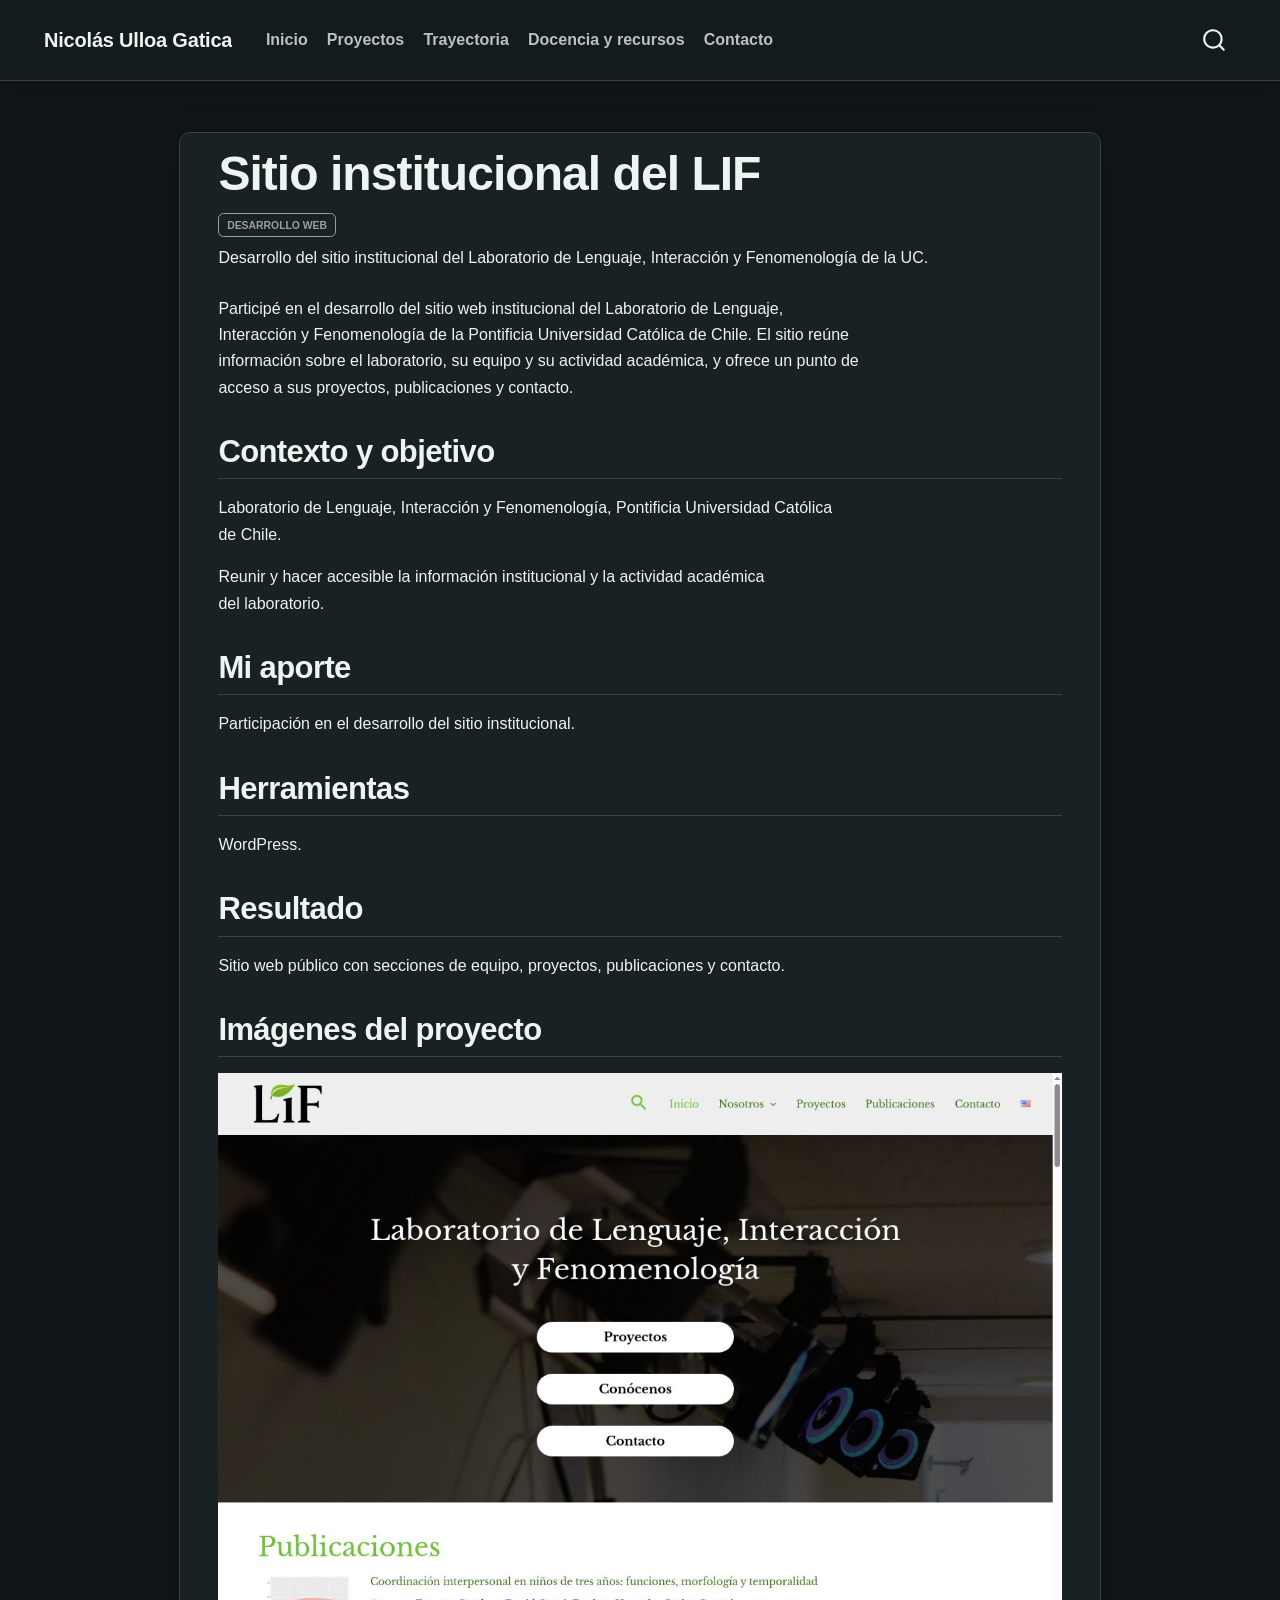
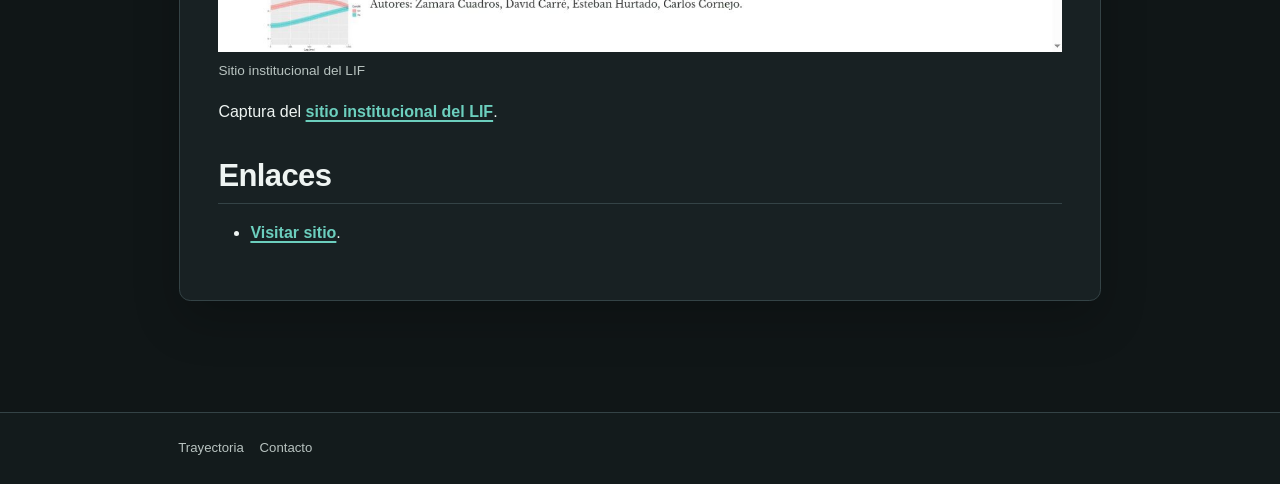
<file: projects/lif-web/index.html>
<!DOCTYPE html>
<html xmlns="http://www.w3.org/1999/xhtml" lang="es" xml:lang="es"><head>

<meta charset="utf-8">
<meta name="generator" content="quarto-1.10.18">

<meta name="viewport" content="width=device-width, initial-scale=1.0, user-scalable=yes">

<meta name="description" content="Desarrollo del sitio institucional del Laboratorio de Lenguaje, Interacción y Fenomenología de la UC.">

<title>Sitio institucional del LIF – Nicolás Ulloa Gatica</title>
<style>
/* Default styles provided by pandoc.
** See https://pandoc.org/MANUAL.html#variables-for-html for config info.
*/
span.smallcaps{font-variant: small-caps;}
div.columns{display: flex; gap: 1.5em;}
div.column{flex: auto;}
@media screen {
div.columns{gap: min(4vw, 1.5em);}
div.column{overflow-x: auto;}
}
div.hanging-indent{margin-left: 1.5em; text-indent: -1.5em;}
ul.task-list{list-style: none;}
ul.task-list li input[type="checkbox"] {
  width: 0.8em;
  margin: 0 0.8em 0.2em -1em; /* quarto-specific, see https://github.com/quarto-dev/quarto-cli/issues/4556 */ 
  vertical-align: middle;
}
.display.math{display: block; text-align: center; margin: 0.5rem auto;}
</style>


<script src="../../site_libs/quarto-nav/quarto-nav.js"></script>
<script src="../../site_libs/quarto-nav/headroom.min.js"></script>
<script src="../../site_libs/clipboard/clipboard.min.js"></script>
<script src="../../site_libs/quarto-search/autocomplete.umd.js"></script>
<script src="../../site_libs/quarto-search/fuse.min.js"></script>
<script src="../../site_libs/quarto-search/quarto-search.js"></script>
<meta name="quarto:offset" content="../../">
<script src="../../site_libs/quarto-html/quarto.js" type="module"></script>
<script src="../../site_libs/quarto-html/tabsets/tabsets.js" type="module"></script>
<script src="../../site_libs/quarto-html/popper.min.js"></script>
<script src="../../site_libs/quarto-html/tippy.umd.min.js"></script>
<script src="../../site_libs/quarto-html/anchor.min.js"></script>
<link href="../../site_libs/quarto-html/tippy.css" rel="stylesheet">
<link href="../../site_libs/quarto-html/quarto-syntax-highlighting-dark-85a3acc908edc3a11a86c47ee3a95dc2.css" rel="stylesheet" id="quarto-text-highlighting-styles">
<script src="../../site_libs/bootstrap/bootstrap.min.js"></script>
<link href="../../site_libs/bootstrap/bootstrap-icons.css" rel="stylesheet">
<link href="../../site_libs/bootstrap/bootstrap-6c4d0c2d660dda3519848b8baa77e632.min.css" rel="stylesheet" append-hash="true" id="quarto-bootstrap" data-mode="dark">
<script id="quarto-search-options" type="application/json">{
  "location": "navbar",
  "copy-button": false,
  "collapse-after": 3,
  "panel-placement": "end",
  "type": "overlay",
  "limit": 50,
  "keyboard-shortcut": [
    "f",
    "/",
    "s"
  ],
  "show-item-context": false,
  "language": {
    "search-no-results-text": "No se han encontrado resultados",
    "search-matching-documents-text": "documentos encontrados",
    "search-copy-link-title": "Copiar el enlace en la búsqueda",
    "search-hide-matches-text": "Ocultar resultados adicionales",
    "search-more-match-text": "resultado adicional en este documento",
    "search-more-matches-text": "resultados adicionales en este documento",
    "search-clear-button-title": "Borrar",
    "search-text-placeholder": "",
    "search-detached-cancel-button-title": "Cancelar",
    "search-submit-button-title": "Enviar",
    "search-label": "Buscar"
  }
}</script>


</head>

<body class="nav-fixed fullcontent quarto-light">

<div id="quarto-search-results"></div>
  <header id="quarto-header" class="headroom fixed-top">
    <nav class="navbar navbar-expand-lg " data-bs-theme="dark">
      <div class="navbar-container container-fluid">
      <div class="navbar-brand-container mx-auto">
    <a class="navbar-brand" href="../../index.html">
    <span class="navbar-title">Nicolás Ulloa Gatica</span>
    </a>
  </div>
            <div id="quarto-search" class="" title="Buscar"></div>
          <button class="navbar-toggler" type="button" data-bs-toggle="collapse" data-bs-target="#navbarCollapse" aria-controls="navbarCollapse" role="menu" aria-expanded="false" aria-label="Navegación de palanca" onclick="if (window.quartoToggleHeadroom) { window.quartoToggleHeadroom(); }">
  <span class="navbar-toggler-icon"></span>
</button>
          <div class="collapse navbar-collapse" id="navbarCollapse">
            <ul class="navbar-nav navbar-nav-scroll me-auto">
  <li class="nav-item">
    <a class="nav-link" href="../../index.html"> 
<span class="menu-text">Inicio</span></a>
  </li>  
  <li class="nav-item">
    <a class="nav-link" href="../../projects/index.html"> 
<span class="menu-text">Proyectos</span></a>
  </li>  
  <li class="nav-item">
    <a class="nav-link" href="../../trayectoria.html"> 
<span class="menu-text">Trayectoria</span></a>
  </li>  
  <li class="nav-item">
    <a class="nav-link" href="../../teaching/index.html"> 
<span class="menu-text">Docencia y recursos</span></a>
  </li>  
  <li class="nav-item">
    <a class="nav-link" href="../../contacto.html"> 
<span class="menu-text">Contacto</span></a>
  </li>  
</ul>
          </div> <!-- /navcollapse -->
            <div class="quarto-navbar-tools">
</div>
      </div> <!-- /container-fluid -->
    </nav>
</header>
<!-- content -->
<div id="quarto-content" class="quarto-container page-columns page-rows-contents page-layout-article page-navbar">
<!-- sidebar -->
<!-- margin-sidebar -->
    
<!-- main -->
<main class="content" id="quarto-document-content">

<header id="title-block-header" class="quarto-title-block default">
<div class="quarto-title">
<h1 class="title">Sitio institucional del LIF</h1>
  <div class="quarto-categories">
    <div class="quarto-category">Desarrollo web</div>
  </div>
  </div>

<div>
  <div class="description">
    Desarrollo del sitio institucional del Laboratorio de Lenguaje, Interacción y Fenomenología de la UC.
  </div>
</div>


<div class="quarto-title-meta">

    
  
    
  </div>
  


</header>


<p>Participé en el desarrollo del sitio web institucional del Laboratorio de Lenguaje, Interacción y Fenomenología de la Pontificia Universidad Católica de Chile. El sitio reúne información sobre el laboratorio, su equipo y su actividad académica, y ofrece un punto de acceso a sus proyectos, publicaciones y contacto.</p>
<section id="contexto-y-objetivo" class="level2">
<h2 class="anchored" data-anchor-id="contexto-y-objetivo">Contexto y objetivo</h2>
<p>Laboratorio de Lenguaje, Interacción y Fenomenología, Pontificia Universidad Católica de Chile.</p>
<p>Reunir y hacer accesible la información institucional y la actividad académica del laboratorio.</p>
</section>
<section id="mi-aporte" class="level2">
<h2 class="anchored" data-anchor-id="mi-aporte">Mi aporte</h2>
<p>Participación en el desarrollo del sitio institucional.</p>
</section>
<section id="herramientas" class="level2">
<h2 class="anchored" data-anchor-id="herramientas">Herramientas</h2>
<p>WordPress.</p>
</section>
<section id="resultado" class="level2">
<h2 class="anchored" data-anchor-id="resultado">Resultado</h2>
<p>Sitio web público con secciones de equipo, proyectos, publicaciones y contacto.</p>
</section>
<section id="imágenes-del-proyecto" class="level2">
<h2 class="anchored" data-anchor-id="imágenes-del-proyecto">Imágenes del proyecto</h2>
<div class="quarto-figure quarto-figure-center">
<figure class="figure">
<p><img src="../../assets/proyectos/lif/lif-portada.jpg" class="img-fluid figure-img" alt="Portada del sitio del LIF, con navegación, título institucional y accesos a proyectos y contacto."></p>
<figcaption>Sitio institucional del LIF</figcaption>
</figure>
</div>
<p>Captura del <a href="https://liflab.cl/">sitio institucional del LIF</a>.</p>
</section>
<section id="enlaces" class="level2">
<h2 class="anchored" data-anchor-id="enlaces">Enlaces</h2>
<ul>
<li><a href="https://liflab.cl/">Visitar sitio</a>.</li>
</ul>


</section>

</main> <!-- /main -->
<script id="quarto-html-after-body" type="application/javascript">
  window.document.addEventListener("DOMContentLoaded", function (event) {
    const icon = "";
    const anchorJS = new window.AnchorJS();
    anchorJS.options = {
      placement: 'right',
      icon: icon
    };
    anchorJS.add('.anchored');
    const isCodeAnnotation = (el) => {
      for (const clz of el.classList) {
        if (clz.startsWith('code-annotation-')) {                     
          return true;
        }
      }
      return false;
    }
    const onCopySuccess = function(e) {
      // button target
      const button = e.trigger;
      // don't keep focus
      button.blur();
      // flash "checked"
      button.classList.add('code-copy-button-checked');
      var currentTitle = button.getAttribute("title");
      button.setAttribute("title", "Copiado");
      let tooltip;
      if (window.bootstrap) {
        button.setAttribute("data-bs-toggle", "tooltip");
        button.setAttribute("data-bs-placement", "left");
        button.setAttribute("data-bs-title", "Copiado");
        tooltip = new bootstrap.Tooltip(button, 
          { trigger: "manual", 
            customClass: "code-copy-button-tooltip",
            offset: [0, -8]});
        tooltip.show();    
      }
      setTimeout(function() {
        if (tooltip) {
          tooltip.hide();
          button.removeAttribute("data-bs-title");
          button.removeAttribute("data-bs-toggle");
          button.removeAttribute("data-bs-placement");
        }
        button.setAttribute("title", currentTitle);
        button.classList.remove('code-copy-button-checked');
      }, 1000);
      // clear code selection
      e.clearSelection();
    }
    const getTextToCopy = function(trigger) {
      const outerScaffold = trigger.parentElement.cloneNode(true);
      const codeEl = outerScaffold.querySelector('code');
      for (const childEl of codeEl.children) {
        if (isCodeAnnotation(childEl)) {
          childEl.remove();
        }
      }
      return codeEl.innerText;
    }
    const clipboard = new window.ClipboardJS('.code-copy-button:not([data-in-quarto-modal])', {
      text: getTextToCopy
    });
    clipboard.on('success', onCopySuccess);
    if (window.document.getElementById('quarto-embedded-source-code-modal')) {
      const clipboardModal = new window.ClipboardJS('.code-copy-button[data-in-quarto-modal]', {
        text: getTextToCopy,
        container: window.document.getElementById('quarto-embedded-source-code-modal')
      });
      clipboardModal.on('success', onCopySuccess);
    }
      var localhostRegex = new RegExp(/^(?:http|https):\/\/localhost\:?[0-9]*\//);
      var mailtoRegex = new RegExp(/^mailto:/);
        var filterRegex = new RegExp('/' + window.location.host + '/');
      var isInternal = (href) => {
          return filterRegex.test(href) || localhostRegex.test(href) || mailtoRegex.test(href);
      }
      // Inspect non-navigation links and adorn them if external
     var links = window.document.querySelectorAll('a[href]:not(.nav-link):not(.navbar-brand):not(.toc-action):not(.sidebar-link):not(.sidebar-item-toggle):not(.pagination-link):not(.no-external):not([aria-hidden]):not(.dropdown-item):not(.quarto-navigation-tool):not(.about-link)');
      for (var i=0; i<links.length; i++) {
        const link = links[i];
        if (!isInternal(link.href)) {
          // undo the damage that might have been done by quarto-nav.js in the case of
          // links that we want to consider external
          if (link.dataset.originalHref !== undefined) {
            link.href = link.dataset.originalHref;
          }
        }
      }
    function tippyHover(el, contentFn, onTriggerFn, onUntriggerFn) {
      const config = {
        allowHTML: true,
        maxWidth: 500,
        delay: 100,
        arrow: false,
        appendTo: function(el) {
            return el.parentElement;
        },
        interactive: true,
        interactiveBorder: 10,
        theme: 'quarto',
        placement: 'bottom-start',
      };
      if (contentFn) {
        config.content = contentFn;
      }
      if (onTriggerFn) {
        config.onTrigger = onTriggerFn;
      }
      if (onUntriggerFn) {
        config.onUntrigger = onUntriggerFn;
      }
      window.tippy(el, config); 
    }
    const noterefs = window.document.querySelectorAll('a[role="doc-noteref"]');
    for (var i=0; i<noterefs.length; i++) {
      const ref = noterefs[i];
      tippyHover(ref, function() {
        // use id or data attribute instead here
        let href = ref.getAttribute('data-footnote-href') || ref.getAttribute('href');
        try { href = new URL(href).hash; } catch {}
        const id = href.replace(/^#\/?/, "");
        const note = window.document.getElementById(id);
        if (note) {
          return note.innerHTML;
        } else {
          return "";
        }
      });
    }
    const xrefs = window.document.querySelectorAll('a.quarto-xref');
    const processXRef = (id, note) => {
      // Strip column container classes
      const stripColumnClz = (el) => {
        el.classList.remove("page-full", "page-columns");
        if (el.children) {
          for (const child of el.children) {
            stripColumnClz(child);
          }
        }
      }
      stripColumnClz(note)
      if (id === null || id.startsWith('sec-')) {
        // Special case sections, only their first couple elements
        const container = document.createElement("div");
        if (note.children && note.children.length > 2) {
          container.appendChild(note.children[0].cloneNode(true));
          for (let i = 1; i < note.children.length; i++) {
            const child = note.children[i];
            if (child.tagName === "P" && child.innerText === "") {
              continue;
            } else {
              container.appendChild(child.cloneNode(true));
              break;
            }
          }
          if (window.Quarto?.typesetMath) {
            window.Quarto.typesetMath(container);
          }
          return container.innerHTML
        } else {
          if (window.Quarto?.typesetMath) {
            window.Quarto.typesetMath(note);
          }
          return note.innerHTML;
        }
      } else {
        // Remove any anchor links if they are present
        const anchorLink = note.querySelector('a.anchorjs-link');
        if (anchorLink) {
          anchorLink.remove();
        }
        if (window.Quarto?.typesetMath) {
          window.Quarto.typesetMath(note);
        }
        if (note.classList.contains("callout")) {
          return note.outerHTML;
        } else {
          return note.innerHTML;
        }
      }
    }
    for (var i=0; i<xrefs.length; i++) {
      const xref = xrefs[i];
      tippyHover(xref, undefined, function(instance) {
        instance.disable();
        let url = xref.getAttribute('href');
        let hash = undefined; 
        if (url.startsWith('#')) {
          hash = url;
        } else {
          try { hash = new URL(url).hash; } catch {}
        }
        if (hash) {
          const id = hash.replace(/^#\/?/, "");
          const note = window.document.getElementById(id);
          if (note !== null) {
            try {
              const html = processXRef(id, note.cloneNode(true));
              instance.setContent(html);
            } finally {
              instance.enable();
              instance.show();
            }
          } else {
            // See if we can fetch this
            fetch(url.split('#')[0])
            .then(res => res.text())
            .then(html => {
              const parser = new DOMParser();
              const htmlDoc = parser.parseFromString(html, "text/html");
              const note = htmlDoc.getElementById(id);
              if (note !== null) {
                const html = processXRef(id, note);
                instance.setContent(html);
              } 
            }).finally(() => {
              instance.enable();
              instance.show();
            });
          }
        } else {
          // See if we can fetch a full url (with no hash to target)
          // This is a special case and we should probably do some content thinning / targeting
          fetch(url)
          .then(res => res.text())
          .then(html => {
            const parser = new DOMParser();
            const htmlDoc = parser.parseFromString(html, "text/html");
            const note = htmlDoc.querySelector('main.content');
            if (note !== null) {
              // This should only happen for chapter cross references
              // (since there is no id in the URL)
              // remove the first header
              if (note.children.length > 0 && note.children[0].tagName === "HEADER") {
                note.children[0].remove();
              }
              const html = processXRef(null, note);
              instance.setContent(html);
            } 
          }).finally(() => {
            instance.enable();
            instance.show();
          });
        }
      }, function(instance) {
      });
    }
        let selectedAnnoteEl;
        const selectorForAnnotation = ( cell, annotation) => {
          let cellAttr = 'data-code-cell="' + cell + '"';
          let lineAttr = 'data-code-annotation="' +  annotation + '"';
          const selector = 'span[' + cellAttr + '][' + lineAttr + ']';
          return selector;
        }
        const selectCodeLines = (annoteEl) => {
          const doc = window.document;
          const targetCell = annoteEl.getAttribute("data-target-cell");
          const targetAnnotation = annoteEl.getAttribute("data-target-annotation");
          const annoteSpan = window.document.querySelector(selectorForAnnotation(targetCell, targetAnnotation));
          const lines = annoteSpan.getAttribute("data-code-lines").split(",");
          const lineIds = lines.map((line) => {
            return targetCell + "-" + line;
          })
          let top = null;
          let height = null;
          let parent = null;
          if (lineIds.length > 0) {
              //compute the position of the single el (top and bottom and make a div)
              const el = window.document.getElementById(lineIds[0]);
              top = el.offsetTop;
              height = el.offsetHeight;
              parent = el.parentElement.parentElement;
            if (lineIds.length > 1) {
              const lastEl = window.document.getElementById(lineIds[lineIds.length - 1]);
              const bottom = lastEl.offsetTop + lastEl.offsetHeight;
              height = bottom - top;
            }
            if (top !== null && height !== null && parent !== null) {
              // cook up a div (if necessary) and position it 
              let div = window.document.getElementById("code-annotation-line-highlight");
              if (div === null) {
                div = window.document.createElement("div");
                div.setAttribute("id", "code-annotation-line-highlight");
                div.style.position = 'absolute';
                parent.appendChild(div);
              }
              div.style.top = top - 2 + "px";
              div.style.height = height + 4 + "px";
              div.style.left = 0;
              let gutterDiv = window.document.getElementById("code-annotation-line-highlight-gutter");
              if (gutterDiv === null) {
                gutterDiv = window.document.createElement("div");
                gutterDiv.setAttribute("id", "code-annotation-line-highlight-gutter");
                gutterDiv.style.position = 'absolute';
                const codeCell = window.document.getElementById(targetCell);
                const gutter = codeCell.querySelector('.code-annotation-gutter');
                gutter.appendChild(gutterDiv);
              }
              gutterDiv.style.top = top - 2 + "px";
              gutterDiv.style.height = height + 4 + "px";
            }
            selectedAnnoteEl = annoteEl;
          }
        };
        const unselectCodeLines = () => {
          const elementsIds = ["code-annotation-line-highlight", "code-annotation-line-highlight-gutter"];
          elementsIds.forEach((elId) => {
            const div = window.document.getElementById(elId);
            if (div) {
              div.remove();
            }
          });
          selectedAnnoteEl = undefined;
        };
          // Handle positioning of the toggle
      window.addEventListener(
        "resize",
        throttle(() => {
          elRect = undefined;
          if (selectedAnnoteEl) {
            selectCodeLines(selectedAnnoteEl);
          }
        }, 10)
      );
      function throttle(fn, ms) {
      let throttle = false;
      let timer;
        return (...args) => {
          if(!throttle) { // first call gets through
              fn.apply(this, args);
              throttle = true;
          } else { // all the others get throttled
              if(timer) clearTimeout(timer); // cancel #2
              timer = setTimeout(() => {
                fn.apply(this, args);
                timer = throttle = false;
              }, ms);
          }
        };
      }
        // Attach click handler to the DT
        const annoteDls = window.document.querySelectorAll('dt[data-target-cell]');
        for (const annoteDlNode of annoteDls) {
          annoteDlNode.addEventListener('click', (event) => {
            const clickedEl = event.target;
            if (clickedEl !== selectedAnnoteEl) {
              unselectCodeLines();
              const activeEl = window.document.querySelector('dt[data-target-cell].code-annotation-active');
              if (activeEl) {
                activeEl.classList.remove('code-annotation-active');
              }
              selectCodeLines(clickedEl);
              clickedEl.classList.add('code-annotation-active');
            } else {
              // Unselect the line
              unselectCodeLines();
              clickedEl.classList.remove('code-annotation-active');
            }
          });
        }
    const findCites = (el) => {
      const parentEl = el.parentElement;
      if (parentEl) {
        const cites = parentEl.dataset.cites;
        if (cites) {
          return {
            el,
            cites: cites.split(' ')
          };
        } else {
          return findCites(el.parentElement)
        }
      } else {
        return undefined;
      }
    };
    var bibliorefs = window.document.querySelectorAll('a[role="doc-biblioref"]');
    for (var i=0; i<bibliorefs.length; i++) {
      const ref = bibliorefs[i];
      const citeInfo = findCites(ref);
      if (citeInfo) {
        tippyHover(citeInfo.el, function() {
          var popup = window.document.createElement('div');
          citeInfo.cites.forEach(function(cite) {
            var citeDiv = window.document.createElement('div');
            citeDiv.classList.add('hanging-indent');
            citeDiv.classList.add('csl-entry');
            var biblioDiv = window.document.getElementById('ref-' + cite);
            if (biblioDiv) {
              citeDiv.innerHTML = biblioDiv.innerHTML;
            }
            popup.appendChild(citeDiv);
          });
          return popup.innerHTML;
        });
      }
    }
  });
  </script>
</div> <!-- /content -->
<footer class="footer">
  <div class="nav-footer">
    <div class="nav-footer-left">
      <ul class="footer-items list-unstyled">
    <li class="nav-item">
    <a class="nav-link" href="../../trayectoria.html">
<p>Trayectoria</p>
</a>
  </li>  
    <li class="nav-item">
    <a class="nav-link" href="../../contacto.html">
<p>Contacto</p>
</a>
  </li>  
</ul>
    </div>   
    <div class="nav-footer-center">
      &nbsp;
    </div>
    <div class="nav-footer-right">
      &nbsp;
    </div>
  </div>
</footer>




</body></html>
</file>
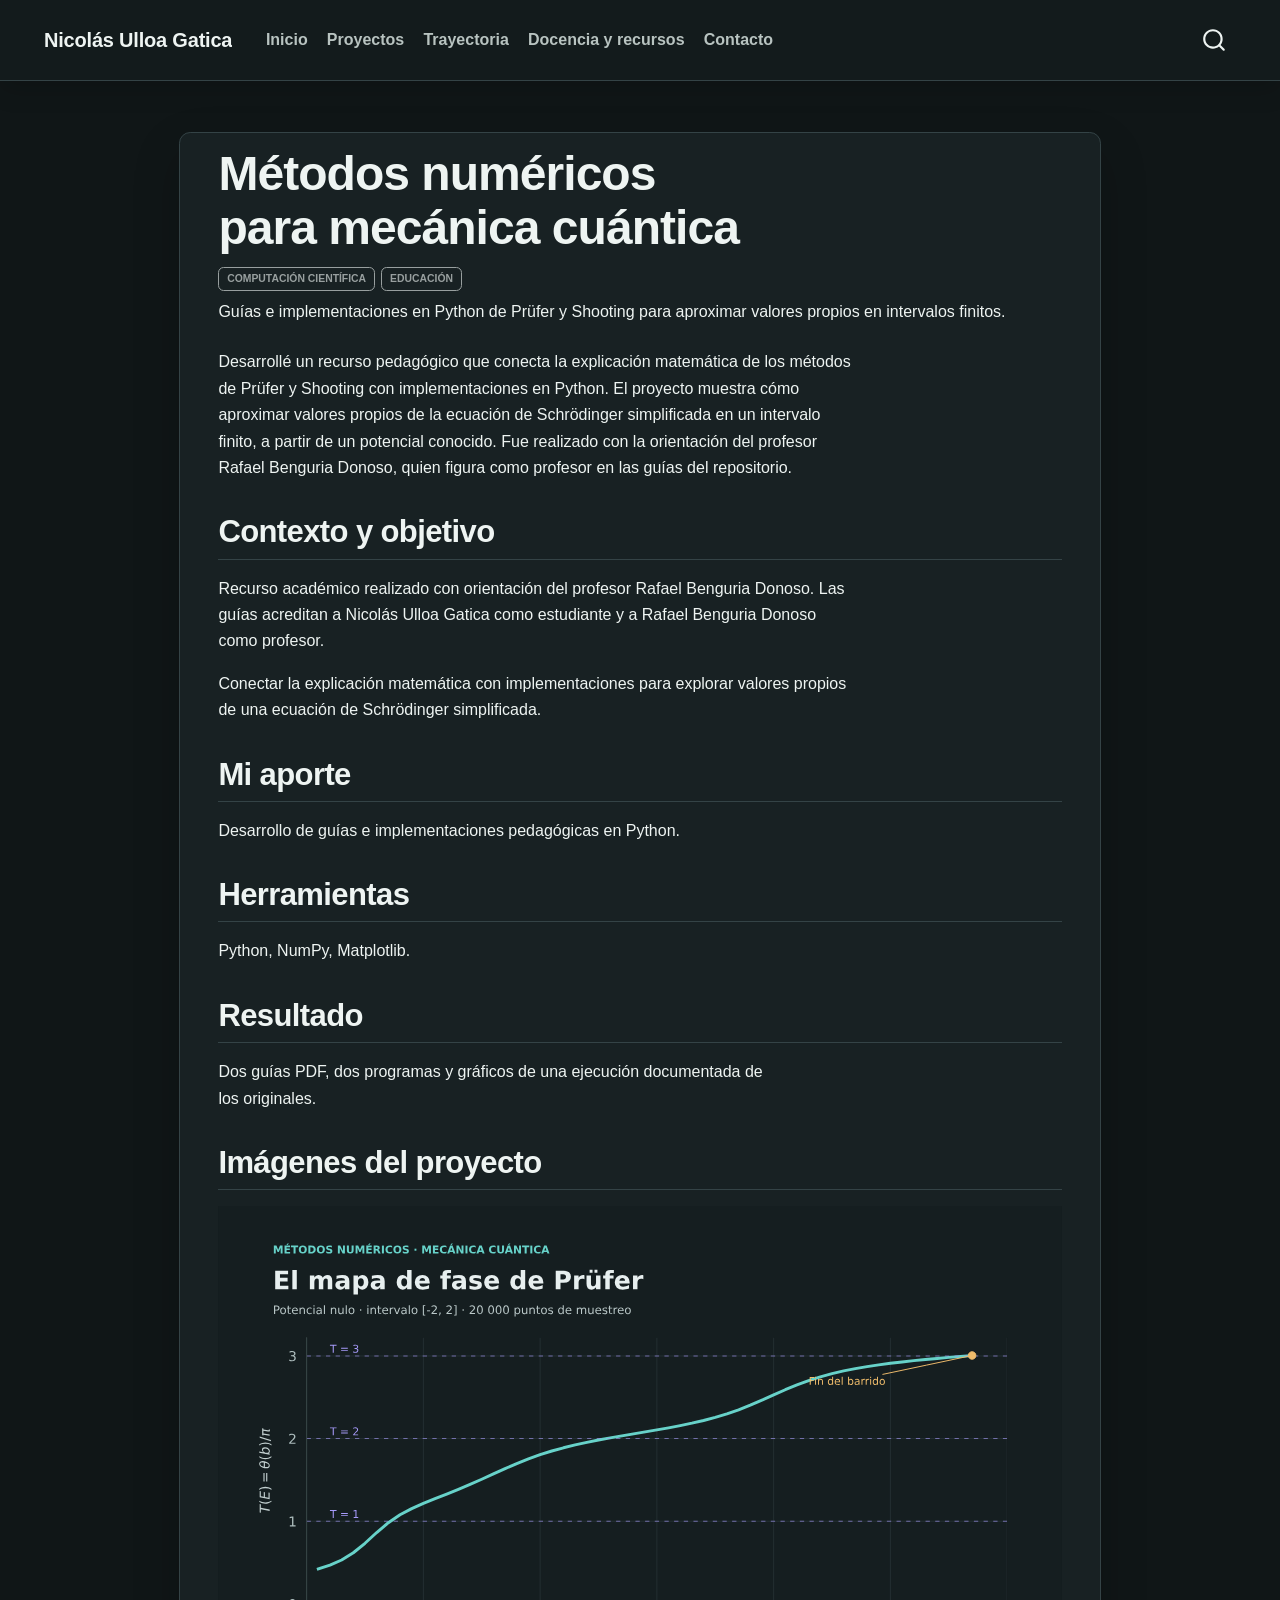
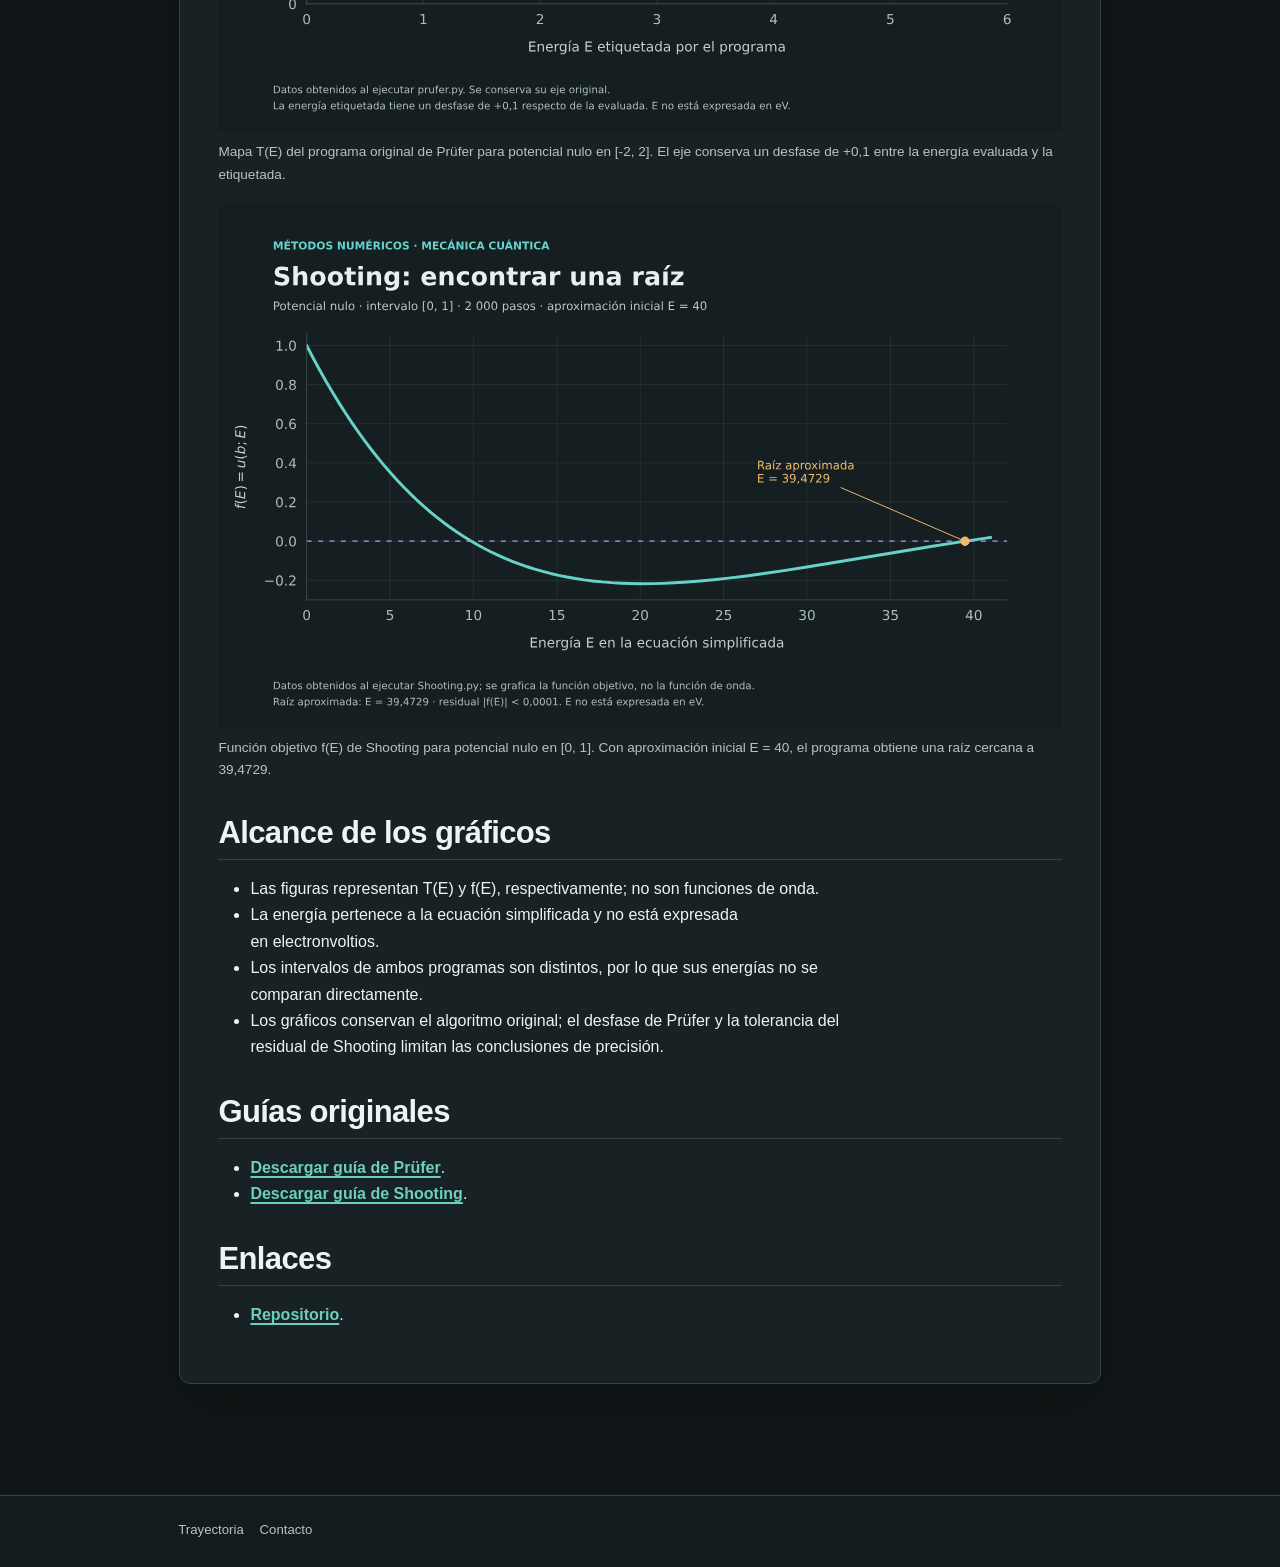
<file: projects/metodos-numericos-qm/index.html>
<!DOCTYPE html>
<html xmlns="http://www.w3.org/1999/xhtml" lang="es" xml:lang="es"><head>

<meta charset="utf-8">
<meta name="generator" content="quarto-1.10.18">

<meta name="viewport" content="width=device-width, initial-scale=1.0, user-scalable=yes">

<meta name="description" content="Guías e implementaciones en Python de Prüfer y Shooting para aproximar valores propios en intervalos finitos.">

<title>Métodos numéricos para mecánica cuántica – Nicolás Ulloa Gatica</title>
<style>
/* Default styles provided by pandoc.
** See https://pandoc.org/MANUAL.html#variables-for-html for config info.
*/
span.smallcaps{font-variant: small-caps;}
div.columns{display: flex; gap: 1.5em;}
div.column{flex: auto;}
@media screen {
div.columns{gap: min(4vw, 1.5em);}
div.column{overflow-x: auto;}
}
div.hanging-indent{margin-left: 1.5em; text-indent: -1.5em;}
ul.task-list{list-style: none;}
ul.task-list li input[type="checkbox"] {
  width: 0.8em;
  margin: 0 0.8em 0.2em -1em; /* quarto-specific, see https://github.com/quarto-dev/quarto-cli/issues/4556 */ 
  vertical-align: middle;
}
.display.math{display: block; text-align: center; margin: 0.5rem auto;}
</style>


<script src="../../site_libs/quarto-nav/quarto-nav.js"></script>
<script src="../../site_libs/quarto-nav/headroom.min.js"></script>
<script src="../../site_libs/clipboard/clipboard.min.js"></script>
<script src="../../site_libs/quarto-search/autocomplete.umd.js"></script>
<script src="../../site_libs/quarto-search/fuse.min.js"></script>
<script src="../../site_libs/quarto-search/quarto-search.js"></script>
<meta name="quarto:offset" content="../../">
<script src="../../site_libs/quarto-html/quarto.js" type="module"></script>
<script src="../../site_libs/quarto-html/tabsets/tabsets.js" type="module"></script>
<script src="../../site_libs/quarto-html/popper.min.js"></script>
<script src="../../site_libs/quarto-html/tippy.umd.min.js"></script>
<script src="../../site_libs/quarto-html/anchor.min.js"></script>
<link href="../../site_libs/quarto-html/tippy.css" rel="stylesheet">
<link href="../../site_libs/quarto-html/quarto-syntax-highlighting-dark-85a3acc908edc3a11a86c47ee3a95dc2.css" rel="stylesheet" id="quarto-text-highlighting-styles">
<script src="../../site_libs/bootstrap/bootstrap.min.js"></script>
<link href="../../site_libs/bootstrap/bootstrap-icons.css" rel="stylesheet">
<link href="../../site_libs/bootstrap/bootstrap-6c4d0c2d660dda3519848b8baa77e632.min.css" rel="stylesheet" append-hash="true" id="quarto-bootstrap" data-mode="dark">
<script id="quarto-search-options" type="application/json">{
  "location": "navbar",
  "copy-button": false,
  "collapse-after": 3,
  "panel-placement": "end",
  "type": "overlay",
  "limit": 50,
  "keyboard-shortcut": [
    "f",
    "/",
    "s"
  ],
  "show-item-context": false,
  "language": {
    "search-no-results-text": "No se han encontrado resultados",
    "search-matching-documents-text": "documentos encontrados",
    "search-copy-link-title": "Copiar el enlace en la búsqueda",
    "search-hide-matches-text": "Ocultar resultados adicionales",
    "search-more-match-text": "resultado adicional en este documento",
    "search-more-matches-text": "resultados adicionales en este documento",
    "search-clear-button-title": "Borrar",
    "search-text-placeholder": "",
    "search-detached-cancel-button-title": "Cancelar",
    "search-submit-button-title": "Enviar",
    "search-label": "Buscar"
  }
}</script>


</head>

<body class="nav-fixed fullcontent quarto-light">

<div id="quarto-search-results"></div>
  <header id="quarto-header" class="headroom fixed-top">
    <nav class="navbar navbar-expand-lg " data-bs-theme="dark">
      <div class="navbar-container container-fluid">
      <div class="navbar-brand-container mx-auto">
    <a class="navbar-brand" href="../../index.html">
    <span class="navbar-title">Nicolás Ulloa Gatica</span>
    </a>
  </div>
            <div id="quarto-search" class="" title="Buscar"></div>
          <button class="navbar-toggler" type="button" data-bs-toggle="collapse" data-bs-target="#navbarCollapse" aria-controls="navbarCollapse" role="menu" aria-expanded="false" aria-label="Navegación de palanca" onclick="if (window.quartoToggleHeadroom) { window.quartoToggleHeadroom(); }">
  <span class="navbar-toggler-icon"></span>
</button>
          <div class="collapse navbar-collapse" id="navbarCollapse">
            <ul class="navbar-nav navbar-nav-scroll me-auto">
  <li class="nav-item">
    <a class="nav-link" href="../../index.html"> 
<span class="menu-text">Inicio</span></a>
  </li>  
  <li class="nav-item">
    <a class="nav-link" href="../../projects/index.html"> 
<span class="menu-text">Proyectos</span></a>
  </li>  
  <li class="nav-item">
    <a class="nav-link" href="../../trayectoria.html"> 
<span class="menu-text">Trayectoria</span></a>
  </li>  
  <li class="nav-item">
    <a class="nav-link" href="../../teaching/index.html"> 
<span class="menu-text">Docencia y recursos</span></a>
  </li>  
  <li class="nav-item">
    <a class="nav-link" href="../../contacto.html"> 
<span class="menu-text">Contacto</span></a>
  </li>  
</ul>
          </div> <!-- /navcollapse -->
            <div class="quarto-navbar-tools">
</div>
      </div> <!-- /container-fluid -->
    </nav>
</header>
<!-- content -->
<div id="quarto-content" class="quarto-container page-columns page-rows-contents page-layout-article page-navbar">
<!-- sidebar -->
<!-- margin-sidebar -->
    
<!-- main -->
<main class="content" id="quarto-document-content">

<header id="title-block-header" class="quarto-title-block default">
<div class="quarto-title">
<h1 class="title">Métodos numéricos para mecánica cuántica</h1>
  <div class="quarto-categories">
    <div class="quarto-category">Computación científica</div>
    <div class="quarto-category">Educación</div>
  </div>
  </div>

<div>
  <div class="description">
    Guías e implementaciones en Python de Prüfer y Shooting para aproximar valores propios en intervalos finitos.
  </div>
</div>


<div class="quarto-title-meta">

    
  
    
  </div>
  


</header>


<p>Desarrollé un recurso pedagógico que conecta la explicación matemática de los métodos de Prüfer y Shooting con implementaciones en Python. El proyecto muestra cómo aproximar valores propios de la ecuación de Schrödinger simplificada en un intervalo finito, a partir de un potencial conocido. Fue realizado con la orientación del profesor Rafael Benguria Donoso, quien figura como profesor en las guías del repositorio.</p>
<section id="contexto-y-objetivo" class="level2">
<h2 class="anchored" data-anchor-id="contexto-y-objetivo">Contexto y objetivo</h2>
<p>Recurso académico realizado con orientación del profesor Rafael Benguria Donoso. Las guías acreditan a Nicolás Ulloa Gatica como estudiante y a Rafael Benguria Donoso como profesor.</p>
<p>Conectar la explicación matemática con implementaciones para explorar valores propios de una ecuación de Schrödinger simplificada.</p>
</section>
<section id="mi-aporte" class="level2">
<h2 class="anchored" data-anchor-id="mi-aporte">Mi aporte</h2>
<p>Desarrollo de guías e implementaciones pedagógicas en Python.</p>
</section>
<section id="herramientas" class="level2">
<h2 class="anchored" data-anchor-id="herramientas">Herramientas</h2>
<p>Python, NumPy, Matplotlib.</p>
</section>
<section id="resultado" class="level2">
<h2 class="anchored" data-anchor-id="resultado">Resultado</h2>
<p>Dos guías PDF, dos programas y gráficos de una ejecución documentada de los originales.</p>
</section>
<section id="imágenes-del-proyecto" class="level2">
<h2 class="anchored" data-anchor-id="imágenes-del-proyecto">Imágenes del proyecto</h2>
<div class="quarto-figure quarto-figure-center">
<figure class="figure">
<p><img src="../../assets/proyectos/metodos-numericos/prufer-mapa-te.svg" class="img-fluid figure-img" alt="Gráfico creciente del mapa T(E), obtenido con el programa original de Prüfer para potencial nulo en [-2, 2]; el eje conserva un desfase de +0,1."></p>
<figcaption>Mapa T(E) del programa original de Prüfer para potencial nulo en [-2, 2]. El eje conserva un desfase de +0,1 entre la energía evaluada y la etiquetada.</figcaption>
</figure>
</div>
<div class="quarto-figure quarto-figure-center">
<figure class="figure">
<p><img src="../../assets/proyectos/metodos-numericos/shooting-funcion-objetivo.svg" class="img-fluid figure-img" alt="Gráfico de la función objetivo de Shooting en [0, 1] con una raíz aproximada en E igual a 39,4729."></p>
<figcaption>Función objetivo f(E) de Shooting para potencial nulo en [0, 1]. Con aproximación inicial E = 40, el programa obtiene una raíz cercana a 39,4729.</figcaption>
</figure>
</div>
</section>
<section id="alcance-de-los-gráficos" class="level2">
<h2 class="anchored" data-anchor-id="alcance-de-los-gráficos">Alcance de los gráficos</h2>
<ul>
<li>Las figuras representan T(E) y f(E), respectivamente; no son funciones de onda.</li>
<li>La energía pertenece a la ecuación simplificada y no está expresada en electronvoltios.</li>
<li>Los intervalos de ambos programas son distintos, por lo que sus energías no se comparan directamente.</li>
<li>Los gráficos conservan el algoritmo original; el desfase de Prüfer y la tolerancia del residual de Shooting limitan las conclusiones de precisión.</li>
</ul>
</section>
<section id="guías-originales" class="level2">
<h2 class="anchored" data-anchor-id="guías-originales">Guías originales</h2>
<ul>
<li><a href="../../downloads/metodos-numericos/metodo_de_prufer.pdf">Descargar guía de Prüfer</a>.</li>
<li><a href="../../downloads/metodos-numericos/metodo_de_shooting.pdf">Descargar guía de Shooting</a>.</li>
</ul>
</section>
<section id="enlaces" class="level2">
<h2 class="anchored" data-anchor-id="enlaces">Enlaces</h2>
<ul>
<li><a href="https://github.com/ngulloa/metodos_numericos_qm">Repositorio</a>.</li>
</ul>


</section>

</main> <!-- /main -->
<script id="quarto-html-after-body" type="application/javascript">
  window.document.addEventListener("DOMContentLoaded", function (event) {
    const icon = "";
    const anchorJS = new window.AnchorJS();
    anchorJS.options = {
      placement: 'right',
      icon: icon
    };
    anchorJS.add('.anchored');
    const isCodeAnnotation = (el) => {
      for (const clz of el.classList) {
        if (clz.startsWith('code-annotation-')) {                     
          return true;
        }
      }
      return false;
    }
    const onCopySuccess = function(e) {
      // button target
      const button = e.trigger;
      // don't keep focus
      button.blur();
      // flash "checked"
      button.classList.add('code-copy-button-checked');
      var currentTitle = button.getAttribute("title");
      button.setAttribute("title", "Copiado");
      let tooltip;
      if (window.bootstrap) {
        button.setAttribute("data-bs-toggle", "tooltip");
        button.setAttribute("data-bs-placement", "left");
        button.setAttribute("data-bs-title", "Copiado");
        tooltip = new bootstrap.Tooltip(button, 
          { trigger: "manual", 
            customClass: "code-copy-button-tooltip",
            offset: [0, -8]});
        tooltip.show();    
      }
      setTimeout(function() {
        if (tooltip) {
          tooltip.hide();
          button.removeAttribute("data-bs-title");
          button.removeAttribute("data-bs-toggle");
          button.removeAttribute("data-bs-placement");
        }
        button.setAttribute("title", currentTitle);
        button.classList.remove('code-copy-button-checked');
      }, 1000);
      // clear code selection
      e.clearSelection();
    }
    const getTextToCopy = function(trigger) {
      const outerScaffold = trigger.parentElement.cloneNode(true);
      const codeEl = outerScaffold.querySelector('code');
      for (const childEl of codeEl.children) {
        if (isCodeAnnotation(childEl)) {
          childEl.remove();
        }
      }
      return codeEl.innerText;
    }
    const clipboard = new window.ClipboardJS('.code-copy-button:not([data-in-quarto-modal])', {
      text: getTextToCopy
    });
    clipboard.on('success', onCopySuccess);
    if (window.document.getElementById('quarto-embedded-source-code-modal')) {
      const clipboardModal = new window.ClipboardJS('.code-copy-button[data-in-quarto-modal]', {
        text: getTextToCopy,
        container: window.document.getElementById('quarto-embedded-source-code-modal')
      });
      clipboardModal.on('success', onCopySuccess);
    }
      var localhostRegex = new RegExp(/^(?:http|https):\/\/localhost\:?[0-9]*\//);
      var mailtoRegex = new RegExp(/^mailto:/);
        var filterRegex = new RegExp('/' + window.location.host + '/');
      var isInternal = (href) => {
          return filterRegex.test(href) || localhostRegex.test(href) || mailtoRegex.test(href);
      }
      // Inspect non-navigation links and adorn them if external
     var links = window.document.querySelectorAll('a[href]:not(.nav-link):not(.navbar-brand):not(.toc-action):not(.sidebar-link):not(.sidebar-item-toggle):not(.pagination-link):not(.no-external):not([aria-hidden]):not(.dropdown-item):not(.quarto-navigation-tool):not(.about-link)');
      for (var i=0; i<links.length; i++) {
        const link = links[i];
        if (!isInternal(link.href)) {
          // undo the damage that might have been done by quarto-nav.js in the case of
          // links that we want to consider external
          if (link.dataset.originalHref !== undefined) {
            link.href = link.dataset.originalHref;
          }
        }
      }
    function tippyHover(el, contentFn, onTriggerFn, onUntriggerFn) {
      const config = {
        allowHTML: true,
        maxWidth: 500,
        delay: 100,
        arrow: false,
        appendTo: function(el) {
            return el.parentElement;
        },
        interactive: true,
        interactiveBorder: 10,
        theme: 'quarto',
        placement: 'bottom-start',
      };
      if (contentFn) {
        config.content = contentFn;
      }
      if (onTriggerFn) {
        config.onTrigger = onTriggerFn;
      }
      if (onUntriggerFn) {
        config.onUntrigger = onUntriggerFn;
      }
      window.tippy(el, config); 
    }
    const noterefs = window.document.querySelectorAll('a[role="doc-noteref"]');
    for (var i=0; i<noterefs.length; i++) {
      const ref = noterefs[i];
      tippyHover(ref, function() {
        // use id or data attribute instead here
        let href = ref.getAttribute('data-footnote-href') || ref.getAttribute('href');
        try { href = new URL(href).hash; } catch {}
        const id = href.replace(/^#\/?/, "");
        const note = window.document.getElementById(id);
        if (note) {
          return note.innerHTML;
        } else {
          return "";
        }
      });
    }
    const xrefs = window.document.querySelectorAll('a.quarto-xref');
    const processXRef = (id, note) => {
      // Strip column container classes
      const stripColumnClz = (el) => {
        el.classList.remove("page-full", "page-columns");
        if (el.children) {
          for (const child of el.children) {
            stripColumnClz(child);
          }
        }
      }
      stripColumnClz(note)
      if (id === null || id.startsWith('sec-')) {
        // Special case sections, only their first couple elements
        const container = document.createElement("div");
        if (note.children && note.children.length > 2) {
          container.appendChild(note.children[0].cloneNode(true));
          for (let i = 1; i < note.children.length; i++) {
            const child = note.children[i];
            if (child.tagName === "P" && child.innerText === "") {
              continue;
            } else {
              container.appendChild(child.cloneNode(true));
              break;
            }
          }
          if (window.Quarto?.typesetMath) {
            window.Quarto.typesetMath(container);
          }
          return container.innerHTML
        } else {
          if (window.Quarto?.typesetMath) {
            window.Quarto.typesetMath(note);
          }
          return note.innerHTML;
        }
      } else {
        // Remove any anchor links if they are present
        const anchorLink = note.querySelector('a.anchorjs-link');
        if (anchorLink) {
          anchorLink.remove();
        }
        if (window.Quarto?.typesetMath) {
          window.Quarto.typesetMath(note);
        }
        if (note.classList.contains("callout")) {
          return note.outerHTML;
        } else {
          return note.innerHTML;
        }
      }
    }
    for (var i=0; i<xrefs.length; i++) {
      const xref = xrefs[i];
      tippyHover(xref, undefined, function(instance) {
        instance.disable();
        let url = xref.getAttribute('href');
        let hash = undefined; 
        if (url.startsWith('#')) {
          hash = url;
        } else {
          try { hash = new URL(url).hash; } catch {}
        }
        if (hash) {
          const id = hash.replace(/^#\/?/, "");
          const note = window.document.getElementById(id);
          if (note !== null) {
            try {
              const html = processXRef(id, note.cloneNode(true));
              instance.setContent(html);
            } finally {
              instance.enable();
              instance.show();
            }
          } else {
            // See if we can fetch this
            fetch(url.split('#')[0])
            .then(res => res.text())
            .then(html => {
              const parser = new DOMParser();
              const htmlDoc = parser.parseFromString(html, "text/html");
              const note = htmlDoc.getElementById(id);
              if (note !== null) {
                const html = processXRef(id, note);
                instance.setContent(html);
              } 
            }).finally(() => {
              instance.enable();
              instance.show();
            });
          }
        } else {
          // See if we can fetch a full url (with no hash to target)
          // This is a special case and we should probably do some content thinning / targeting
          fetch(url)
          .then(res => res.text())
          .then(html => {
            const parser = new DOMParser();
            const htmlDoc = parser.parseFromString(html, "text/html");
            const note = htmlDoc.querySelector('main.content');
            if (note !== null) {
              // This should only happen for chapter cross references
              // (since there is no id in the URL)
              // remove the first header
              if (note.children.length > 0 && note.children[0].tagName === "HEADER") {
                note.children[0].remove();
              }
              const html = processXRef(null, note);
              instance.setContent(html);
            } 
          }).finally(() => {
            instance.enable();
            instance.show();
          });
        }
      }, function(instance) {
      });
    }
        let selectedAnnoteEl;
        const selectorForAnnotation = ( cell, annotation) => {
          let cellAttr = 'data-code-cell="' + cell + '"';
          let lineAttr = 'data-code-annotation="' +  annotation + '"';
          const selector = 'span[' + cellAttr + '][' + lineAttr + ']';
          return selector;
        }
        const selectCodeLines = (annoteEl) => {
          const doc = window.document;
          const targetCell = annoteEl.getAttribute("data-target-cell");
          const targetAnnotation = annoteEl.getAttribute("data-target-annotation");
          const annoteSpan = window.document.querySelector(selectorForAnnotation(targetCell, targetAnnotation));
          const lines = annoteSpan.getAttribute("data-code-lines").split(",");
          const lineIds = lines.map((line) => {
            return targetCell + "-" + line;
          })
          let top = null;
          let height = null;
          let parent = null;
          if (lineIds.length > 0) {
              //compute the position of the single el (top and bottom and make a div)
              const el = window.document.getElementById(lineIds[0]);
              top = el.offsetTop;
              height = el.offsetHeight;
              parent = el.parentElement.parentElement;
            if (lineIds.length > 1) {
              const lastEl = window.document.getElementById(lineIds[lineIds.length - 1]);
              const bottom = lastEl.offsetTop + lastEl.offsetHeight;
              height = bottom - top;
            }
            if (top !== null && height !== null && parent !== null) {
              // cook up a div (if necessary) and position it 
              let div = window.document.getElementById("code-annotation-line-highlight");
              if (div === null) {
                div = window.document.createElement("div");
                div.setAttribute("id", "code-annotation-line-highlight");
                div.style.position = 'absolute';
                parent.appendChild(div);
              }
              div.style.top = top - 2 + "px";
              div.style.height = height + 4 + "px";
              div.style.left = 0;
              let gutterDiv = window.document.getElementById("code-annotation-line-highlight-gutter");
              if (gutterDiv === null) {
                gutterDiv = window.document.createElement("div");
                gutterDiv.setAttribute("id", "code-annotation-line-highlight-gutter");
                gutterDiv.style.position = 'absolute';
                const codeCell = window.document.getElementById(targetCell);
                const gutter = codeCell.querySelector('.code-annotation-gutter');
                gutter.appendChild(gutterDiv);
              }
              gutterDiv.style.top = top - 2 + "px";
              gutterDiv.style.height = height + 4 + "px";
            }
            selectedAnnoteEl = annoteEl;
          }
        };
        const unselectCodeLines = () => {
          const elementsIds = ["code-annotation-line-highlight", "code-annotation-line-highlight-gutter"];
          elementsIds.forEach((elId) => {
            const div = window.document.getElementById(elId);
            if (div) {
              div.remove();
            }
          });
          selectedAnnoteEl = undefined;
        };
          // Handle positioning of the toggle
      window.addEventListener(
        "resize",
        throttle(() => {
          elRect = undefined;
          if (selectedAnnoteEl) {
            selectCodeLines(selectedAnnoteEl);
          }
        }, 10)
      );
      function throttle(fn, ms) {
      let throttle = false;
      let timer;
        return (...args) => {
          if(!throttle) { // first call gets through
              fn.apply(this, args);
              throttle = true;
          } else { // all the others get throttled
              if(timer) clearTimeout(timer); // cancel #2
              timer = setTimeout(() => {
                fn.apply(this, args);
                timer = throttle = false;
              }, ms);
          }
        };
      }
        // Attach click handler to the DT
        const annoteDls = window.document.querySelectorAll('dt[data-target-cell]');
        for (const annoteDlNode of annoteDls) {
          annoteDlNode.addEventListener('click', (event) => {
            const clickedEl = event.target;
            if (clickedEl !== selectedAnnoteEl) {
              unselectCodeLines();
              const activeEl = window.document.querySelector('dt[data-target-cell].code-annotation-active');
              if (activeEl) {
                activeEl.classList.remove('code-annotation-active');
              }
              selectCodeLines(clickedEl);
              clickedEl.classList.add('code-annotation-active');
            } else {
              // Unselect the line
              unselectCodeLines();
              clickedEl.classList.remove('code-annotation-active');
            }
          });
        }
    const findCites = (el) => {
      const parentEl = el.parentElement;
      if (parentEl) {
        const cites = parentEl.dataset.cites;
        if (cites) {
          return {
            el,
            cites: cites.split(' ')
          };
        } else {
          return findCites(el.parentElement)
        }
      } else {
        return undefined;
      }
    };
    var bibliorefs = window.document.querySelectorAll('a[role="doc-biblioref"]');
    for (var i=0; i<bibliorefs.length; i++) {
      const ref = bibliorefs[i];
      const citeInfo = findCites(ref);
      if (citeInfo) {
        tippyHover(citeInfo.el, function() {
          var popup = window.document.createElement('div');
          citeInfo.cites.forEach(function(cite) {
            var citeDiv = window.document.createElement('div');
            citeDiv.classList.add('hanging-indent');
            citeDiv.classList.add('csl-entry');
            var biblioDiv = window.document.getElementById('ref-' + cite);
            if (biblioDiv) {
              citeDiv.innerHTML = biblioDiv.innerHTML;
            }
            popup.appendChild(citeDiv);
          });
          return popup.innerHTML;
        });
      }
    }
  });
  </script>
</div> <!-- /content -->
<footer class="footer">
  <div class="nav-footer">
    <div class="nav-footer-left">
      <ul class="footer-items list-unstyled">
    <li class="nav-item">
    <a class="nav-link" href="../../trayectoria.html">
<p>Trayectoria</p>
</a>
  </li>  
    <li class="nav-item">
    <a class="nav-link" href="../../contacto.html">
<p>Contacto</p>
</a>
  </li>  
</ul>
    </div>   
    <div class="nav-footer-center">
      &nbsp;
    </div>
    <div class="nav-footer-right">
      &nbsp;
    </div>
  </div>
</footer>




</body></html>
</file>
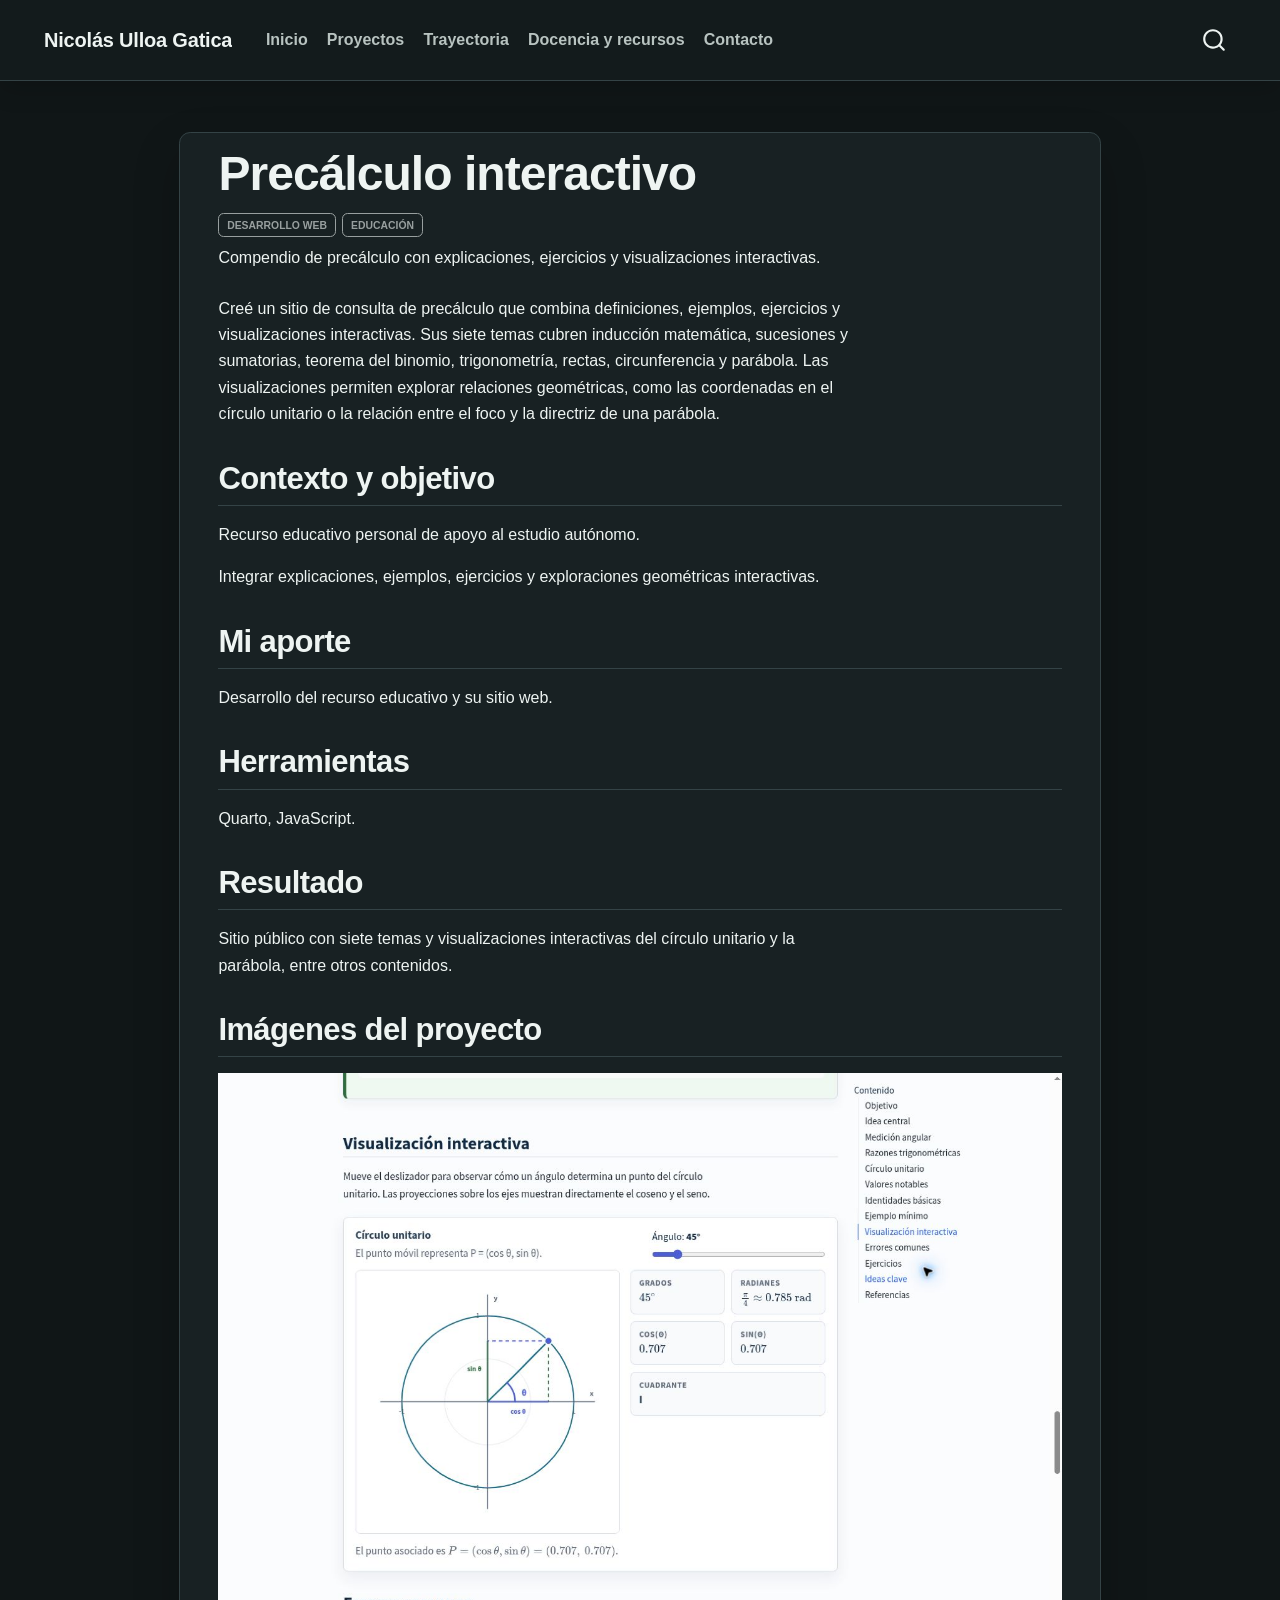
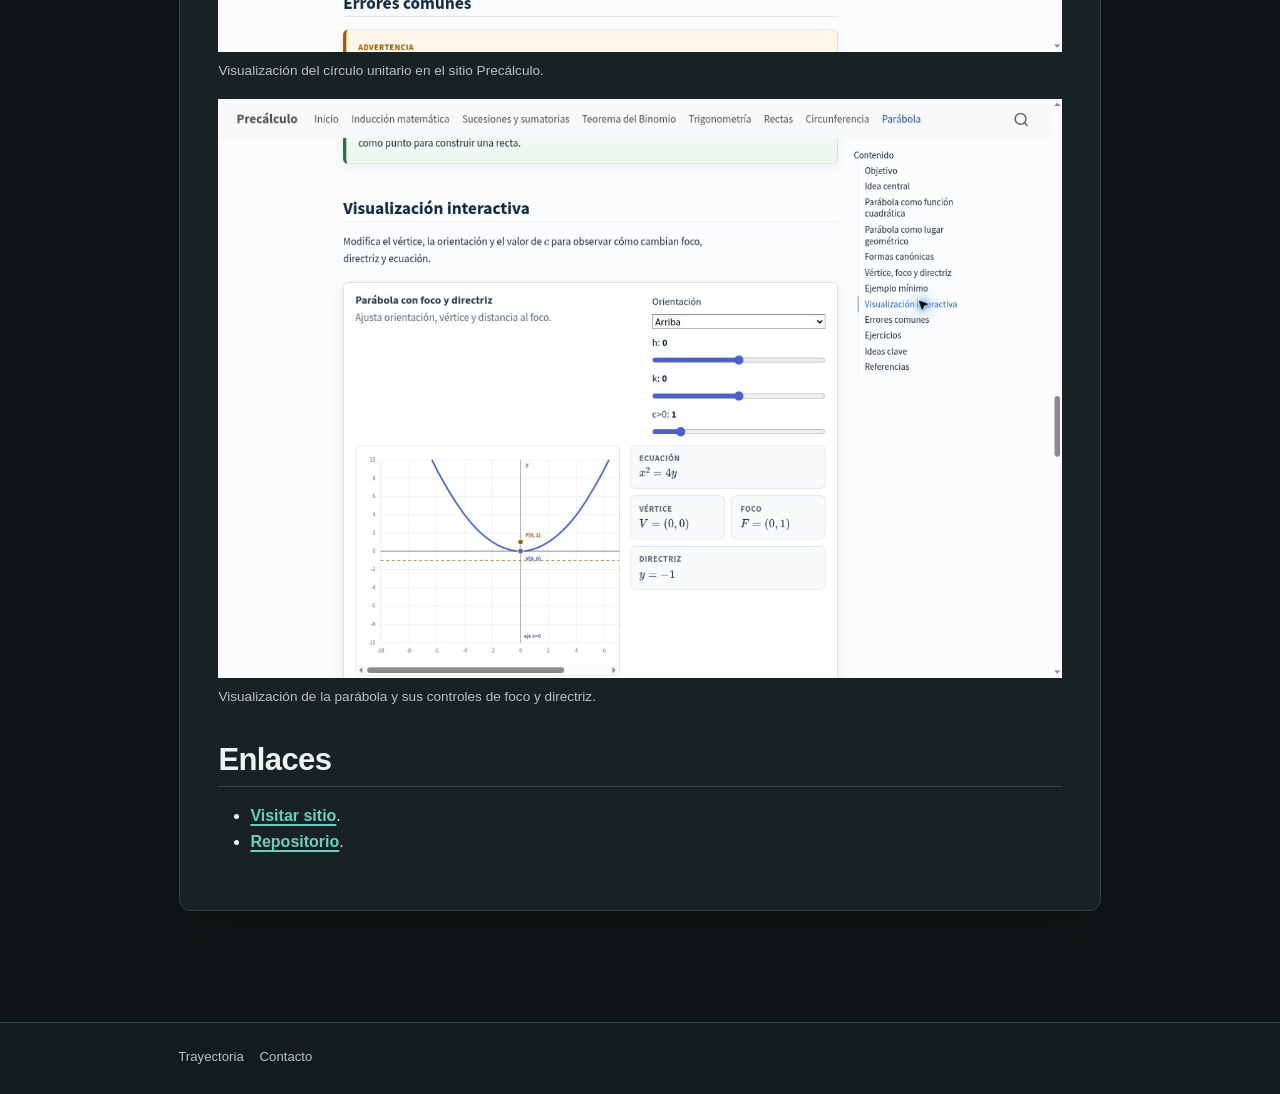
<file: projects/precalculo/index.html>
<!DOCTYPE html>
<html xmlns="http://www.w3.org/1999/xhtml" lang="es" xml:lang="es"><head>

<meta charset="utf-8">
<meta name="generator" content="quarto-1.10.18">

<meta name="viewport" content="width=device-width, initial-scale=1.0, user-scalable=yes">

<meta name="description" content="Compendio de precálculo con explicaciones, ejercicios y visualizaciones interactivas.">

<title>Precálculo interactivo – Nicolás Ulloa Gatica</title>
<style>
/* Default styles provided by pandoc.
** See https://pandoc.org/MANUAL.html#variables-for-html for config info.
*/
span.smallcaps{font-variant: small-caps;}
div.columns{display: flex; gap: 1.5em;}
div.column{flex: auto;}
@media screen {
div.columns{gap: min(4vw, 1.5em);}
div.column{overflow-x: auto;}
}
div.hanging-indent{margin-left: 1.5em; text-indent: -1.5em;}
ul.task-list{list-style: none;}
ul.task-list li input[type="checkbox"] {
  width: 0.8em;
  margin: 0 0.8em 0.2em -1em; /* quarto-specific, see https://github.com/quarto-dev/quarto-cli/issues/4556 */ 
  vertical-align: middle;
}
.display.math{display: block; text-align: center; margin: 0.5rem auto;}
</style>


<script src="../../site_libs/quarto-nav/quarto-nav.js"></script>
<script src="../../site_libs/quarto-nav/headroom.min.js"></script>
<script src="../../site_libs/clipboard/clipboard.min.js"></script>
<script src="../../site_libs/quarto-search/autocomplete.umd.js"></script>
<script src="../../site_libs/quarto-search/fuse.min.js"></script>
<script src="../../site_libs/quarto-search/quarto-search.js"></script>
<meta name="quarto:offset" content="../../">
<script src="../../site_libs/quarto-html/quarto.js" type="module"></script>
<script src="../../site_libs/quarto-html/tabsets/tabsets.js" type="module"></script>
<script src="../../site_libs/quarto-html/popper.min.js"></script>
<script src="../../site_libs/quarto-html/tippy.umd.min.js"></script>
<script src="../../site_libs/quarto-html/anchor.min.js"></script>
<link href="../../site_libs/quarto-html/tippy.css" rel="stylesheet">
<link href="../../site_libs/quarto-html/quarto-syntax-highlighting-dark-85a3acc908edc3a11a86c47ee3a95dc2.css" rel="stylesheet" id="quarto-text-highlighting-styles">
<script src="../../site_libs/bootstrap/bootstrap.min.js"></script>
<link href="../../site_libs/bootstrap/bootstrap-icons.css" rel="stylesheet">
<link href="../../site_libs/bootstrap/bootstrap-6c4d0c2d660dda3519848b8baa77e632.min.css" rel="stylesheet" append-hash="true" id="quarto-bootstrap" data-mode="dark">
<script id="quarto-search-options" type="application/json">{
  "location": "navbar",
  "copy-button": false,
  "collapse-after": 3,
  "panel-placement": "end",
  "type": "overlay",
  "limit": 50,
  "keyboard-shortcut": [
    "f",
    "/",
    "s"
  ],
  "show-item-context": false,
  "language": {
    "search-no-results-text": "No se han encontrado resultados",
    "search-matching-documents-text": "documentos encontrados",
    "search-copy-link-title": "Copiar el enlace en la búsqueda",
    "search-hide-matches-text": "Ocultar resultados adicionales",
    "search-more-match-text": "resultado adicional en este documento",
    "search-more-matches-text": "resultados adicionales en este documento",
    "search-clear-button-title": "Borrar",
    "search-text-placeholder": "",
    "search-detached-cancel-button-title": "Cancelar",
    "search-submit-button-title": "Enviar",
    "search-label": "Buscar"
  }
}</script>


</head>

<body class="nav-fixed fullcontent quarto-light">

<div id="quarto-search-results"></div>
  <header id="quarto-header" class="headroom fixed-top">
    <nav class="navbar navbar-expand-lg " data-bs-theme="dark">
      <div class="navbar-container container-fluid">
      <div class="navbar-brand-container mx-auto">
    <a class="navbar-brand" href="../../index.html">
    <span class="navbar-title">Nicolás Ulloa Gatica</span>
    </a>
  </div>
            <div id="quarto-search" class="" title="Buscar"></div>
          <button class="navbar-toggler" type="button" data-bs-toggle="collapse" data-bs-target="#navbarCollapse" aria-controls="navbarCollapse" role="menu" aria-expanded="false" aria-label="Navegación de palanca" onclick="if (window.quartoToggleHeadroom) { window.quartoToggleHeadroom(); }">
  <span class="navbar-toggler-icon"></span>
</button>
          <div class="collapse navbar-collapse" id="navbarCollapse">
            <ul class="navbar-nav navbar-nav-scroll me-auto">
  <li class="nav-item">
    <a class="nav-link" href="../../index.html"> 
<span class="menu-text">Inicio</span></a>
  </li>  
  <li class="nav-item">
    <a class="nav-link" href="../../projects/index.html"> 
<span class="menu-text">Proyectos</span></a>
  </li>  
  <li class="nav-item">
    <a class="nav-link" href="../../trayectoria.html"> 
<span class="menu-text">Trayectoria</span></a>
  </li>  
  <li class="nav-item">
    <a class="nav-link" href="../../teaching/index.html"> 
<span class="menu-text">Docencia y recursos</span></a>
  </li>  
  <li class="nav-item">
    <a class="nav-link" href="../../contacto.html"> 
<span class="menu-text">Contacto</span></a>
  </li>  
</ul>
          </div> <!-- /navcollapse -->
            <div class="quarto-navbar-tools">
</div>
      </div> <!-- /container-fluid -->
    </nav>
</header>
<!-- content -->
<div id="quarto-content" class="quarto-container page-columns page-rows-contents page-layout-article page-navbar">
<!-- sidebar -->
<!-- margin-sidebar -->
    
<!-- main -->
<main class="content" id="quarto-document-content">

<header id="title-block-header" class="quarto-title-block default">
<div class="quarto-title">
<h1 class="title">Precálculo interactivo</h1>
  <div class="quarto-categories">
    <div class="quarto-category">Desarrollo web</div>
    <div class="quarto-category">Educación</div>
  </div>
  </div>

<div>
  <div class="description">
    Compendio de precálculo con explicaciones, ejercicios y visualizaciones interactivas.
  </div>
</div>


<div class="quarto-title-meta">

    
  
    
  </div>
  


</header>


<p>Creé un sitio de consulta de precálculo que combina definiciones, ejemplos, ejercicios y visualizaciones interactivas. Sus siete temas cubren inducción matemática, sucesiones y sumatorias, teorema del binomio, trigonometría, rectas, circunferencia y parábola. Las visualizaciones permiten explorar relaciones geométricas, como las coordenadas en el círculo unitario o la relación entre el foco y la directriz de una parábola.</p>
<section id="contexto-y-objetivo" class="level2">
<h2 class="anchored" data-anchor-id="contexto-y-objetivo">Contexto y objetivo</h2>
<p>Recurso educativo personal de apoyo al estudio autónomo.</p>
<p>Integrar explicaciones, ejemplos, ejercicios y exploraciones geométricas interactivas.</p>
</section>
<section id="mi-aporte" class="level2">
<h2 class="anchored" data-anchor-id="mi-aporte">Mi aporte</h2>
<p>Desarrollo del recurso educativo y su sitio web.</p>
</section>
<section id="herramientas" class="level2">
<h2 class="anchored" data-anchor-id="herramientas">Herramientas</h2>
<p>Quarto, JavaScript.</p>
</section>
<section id="resultado" class="level2">
<h2 class="anchored" data-anchor-id="resultado">Resultado</h2>
<p>Sitio público con siete temas y visualizaciones interactivas del círculo unitario y la parábola, entre otros contenidos.</p>
</section>
<section id="imágenes-del-proyecto" class="level2">
<h2 class="anchored" data-anchor-id="imágenes-del-proyecto">Imágenes del proyecto</h2>
<div class="quarto-figure quarto-figure-center">
<figure class="figure">
<p><img src="../../assets/proyectos/precalculo/circulo-unitario.jpg" class="img-fluid figure-img" alt="Visualización del círculo unitario a 45 grados con proyecciones de seno y coseno y control de ángulo."></p>
<figcaption>Visualización del círculo unitario en el sitio Precálculo.</figcaption>
</figure>
</div>
<div class="quarto-figure quarto-figure-center">
<figure class="figure">
<p><img src="../../assets/proyectos/precalculo/parabola.jpg" class="img-fluid figure-img" alt="Aplicación de parábola con orientación, vértice, foco, directriz y controles interactivos."></p>
<figcaption>Visualización de la parábola y sus controles de foco y directriz.</figcaption>
</figure>
</div>
</section>
<section id="enlaces" class="level2">
<h2 class="anchored" data-anchor-id="enlaces">Enlaces</h2>
<ul>
<li><a href="https://ngulloa.github.io/Precalculo/">Visitar sitio</a>.</li>
<li><a href="https://github.com/ngulloa/Precalculo">Repositorio</a>.</li>
</ul>


</section>

</main> <!-- /main -->
<script id="quarto-html-after-body" type="application/javascript">
  window.document.addEventListener("DOMContentLoaded", function (event) {
    const icon = "";
    const anchorJS = new window.AnchorJS();
    anchorJS.options = {
      placement: 'right',
      icon: icon
    };
    anchorJS.add('.anchored');
    const isCodeAnnotation = (el) => {
      for (const clz of el.classList) {
        if (clz.startsWith('code-annotation-')) {                     
          return true;
        }
      }
      return false;
    }
    const onCopySuccess = function(e) {
      // button target
      const button = e.trigger;
      // don't keep focus
      button.blur();
      // flash "checked"
      button.classList.add('code-copy-button-checked');
      var currentTitle = button.getAttribute("title");
      button.setAttribute("title", "Copiado");
      let tooltip;
      if (window.bootstrap) {
        button.setAttribute("data-bs-toggle", "tooltip");
        button.setAttribute("data-bs-placement", "left");
        button.setAttribute("data-bs-title", "Copiado");
        tooltip = new bootstrap.Tooltip(button, 
          { trigger: "manual", 
            customClass: "code-copy-button-tooltip",
            offset: [0, -8]});
        tooltip.show();    
      }
      setTimeout(function() {
        if (tooltip) {
          tooltip.hide();
          button.removeAttribute("data-bs-title");
          button.removeAttribute("data-bs-toggle");
          button.removeAttribute("data-bs-placement");
        }
        button.setAttribute("title", currentTitle);
        button.classList.remove('code-copy-button-checked');
      }, 1000);
      // clear code selection
      e.clearSelection();
    }
    const getTextToCopy = function(trigger) {
      const outerScaffold = trigger.parentElement.cloneNode(true);
      const codeEl = outerScaffold.querySelector('code');
      for (const childEl of codeEl.children) {
        if (isCodeAnnotation(childEl)) {
          childEl.remove();
        }
      }
      return codeEl.innerText;
    }
    const clipboard = new window.ClipboardJS('.code-copy-button:not([data-in-quarto-modal])', {
      text: getTextToCopy
    });
    clipboard.on('success', onCopySuccess);
    if (window.document.getElementById('quarto-embedded-source-code-modal')) {
      const clipboardModal = new window.ClipboardJS('.code-copy-button[data-in-quarto-modal]', {
        text: getTextToCopy,
        container: window.document.getElementById('quarto-embedded-source-code-modal')
      });
      clipboardModal.on('success', onCopySuccess);
    }
      var localhostRegex = new RegExp(/^(?:http|https):\/\/localhost\:?[0-9]*\//);
      var mailtoRegex = new RegExp(/^mailto:/);
        var filterRegex = new RegExp('/' + window.location.host + '/');
      var isInternal = (href) => {
          return filterRegex.test(href) || localhostRegex.test(href) || mailtoRegex.test(href);
      }
      // Inspect non-navigation links and adorn them if external
     var links = window.document.querySelectorAll('a[href]:not(.nav-link):not(.navbar-brand):not(.toc-action):not(.sidebar-link):not(.sidebar-item-toggle):not(.pagination-link):not(.no-external):not([aria-hidden]):not(.dropdown-item):not(.quarto-navigation-tool):not(.about-link)');
      for (var i=0; i<links.length; i++) {
        const link = links[i];
        if (!isInternal(link.href)) {
          // undo the damage that might have been done by quarto-nav.js in the case of
          // links that we want to consider external
          if (link.dataset.originalHref !== undefined) {
            link.href = link.dataset.originalHref;
          }
        }
      }
    function tippyHover(el, contentFn, onTriggerFn, onUntriggerFn) {
      const config = {
        allowHTML: true,
        maxWidth: 500,
        delay: 100,
        arrow: false,
        appendTo: function(el) {
            return el.parentElement;
        },
        interactive: true,
        interactiveBorder: 10,
        theme: 'quarto',
        placement: 'bottom-start',
      };
      if (contentFn) {
        config.content = contentFn;
      }
      if (onTriggerFn) {
        config.onTrigger = onTriggerFn;
      }
      if (onUntriggerFn) {
        config.onUntrigger = onUntriggerFn;
      }
      window.tippy(el, config); 
    }
    const noterefs = window.document.querySelectorAll('a[role="doc-noteref"]');
    for (var i=0; i<noterefs.length; i++) {
      const ref = noterefs[i];
      tippyHover(ref, function() {
        // use id or data attribute instead here
        let href = ref.getAttribute('data-footnote-href') || ref.getAttribute('href');
        try { href = new URL(href).hash; } catch {}
        const id = href.replace(/^#\/?/, "");
        const note = window.document.getElementById(id);
        if (note) {
          return note.innerHTML;
        } else {
          return "";
        }
      });
    }
    const xrefs = window.document.querySelectorAll('a.quarto-xref');
    const processXRef = (id, note) => {
      // Strip column container classes
      const stripColumnClz = (el) => {
        el.classList.remove("page-full", "page-columns");
        if (el.children) {
          for (const child of el.children) {
            stripColumnClz(child);
          }
        }
      }
      stripColumnClz(note)
      if (id === null || id.startsWith('sec-')) {
        // Special case sections, only their first couple elements
        const container = document.createElement("div");
        if (note.children && note.children.length > 2) {
          container.appendChild(note.children[0].cloneNode(true));
          for (let i = 1; i < note.children.length; i++) {
            const child = note.children[i];
            if (child.tagName === "P" && child.innerText === "") {
              continue;
            } else {
              container.appendChild(child.cloneNode(true));
              break;
            }
          }
          if (window.Quarto?.typesetMath) {
            window.Quarto.typesetMath(container);
          }
          return container.innerHTML
        } else {
          if (window.Quarto?.typesetMath) {
            window.Quarto.typesetMath(note);
          }
          return note.innerHTML;
        }
      } else {
        // Remove any anchor links if they are present
        const anchorLink = note.querySelector('a.anchorjs-link');
        if (anchorLink) {
          anchorLink.remove();
        }
        if (window.Quarto?.typesetMath) {
          window.Quarto.typesetMath(note);
        }
        if (note.classList.contains("callout")) {
          return note.outerHTML;
        } else {
          return note.innerHTML;
        }
      }
    }
    for (var i=0; i<xrefs.length; i++) {
      const xref = xrefs[i];
      tippyHover(xref, undefined, function(instance) {
        instance.disable();
        let url = xref.getAttribute('href');
        let hash = undefined; 
        if (url.startsWith('#')) {
          hash = url;
        } else {
          try { hash = new URL(url).hash; } catch {}
        }
        if (hash) {
          const id = hash.replace(/^#\/?/, "");
          const note = window.document.getElementById(id);
          if (note !== null) {
            try {
              const html = processXRef(id, note.cloneNode(true));
              instance.setContent(html);
            } finally {
              instance.enable();
              instance.show();
            }
          } else {
            // See if we can fetch this
            fetch(url.split('#')[0])
            .then(res => res.text())
            .then(html => {
              const parser = new DOMParser();
              const htmlDoc = parser.parseFromString(html, "text/html");
              const note = htmlDoc.getElementById(id);
              if (note !== null) {
                const html = processXRef(id, note);
                instance.setContent(html);
              } 
            }).finally(() => {
              instance.enable();
              instance.show();
            });
          }
        } else {
          // See if we can fetch a full url (with no hash to target)
          // This is a special case and we should probably do some content thinning / targeting
          fetch(url)
          .then(res => res.text())
          .then(html => {
            const parser = new DOMParser();
            const htmlDoc = parser.parseFromString(html, "text/html");
            const note = htmlDoc.querySelector('main.content');
            if (note !== null) {
              // This should only happen for chapter cross references
              // (since there is no id in the URL)
              // remove the first header
              if (note.children.length > 0 && note.children[0].tagName === "HEADER") {
                note.children[0].remove();
              }
              const html = processXRef(null, note);
              instance.setContent(html);
            } 
          }).finally(() => {
            instance.enable();
            instance.show();
          });
        }
      }, function(instance) {
      });
    }
        let selectedAnnoteEl;
        const selectorForAnnotation = ( cell, annotation) => {
          let cellAttr = 'data-code-cell="' + cell + '"';
          let lineAttr = 'data-code-annotation="' +  annotation + '"';
          const selector = 'span[' + cellAttr + '][' + lineAttr + ']';
          return selector;
        }
        const selectCodeLines = (annoteEl) => {
          const doc = window.document;
          const targetCell = annoteEl.getAttribute("data-target-cell");
          const targetAnnotation = annoteEl.getAttribute("data-target-annotation");
          const annoteSpan = window.document.querySelector(selectorForAnnotation(targetCell, targetAnnotation));
          const lines = annoteSpan.getAttribute("data-code-lines").split(",");
          const lineIds = lines.map((line) => {
            return targetCell + "-" + line;
          })
          let top = null;
          let height = null;
          let parent = null;
          if (lineIds.length > 0) {
              //compute the position of the single el (top and bottom and make a div)
              const el = window.document.getElementById(lineIds[0]);
              top = el.offsetTop;
              height = el.offsetHeight;
              parent = el.parentElement.parentElement;
            if (lineIds.length > 1) {
              const lastEl = window.document.getElementById(lineIds[lineIds.length - 1]);
              const bottom = lastEl.offsetTop + lastEl.offsetHeight;
              height = bottom - top;
            }
            if (top !== null && height !== null && parent !== null) {
              // cook up a div (if necessary) and position it 
              let div = window.document.getElementById("code-annotation-line-highlight");
              if (div === null) {
                div = window.document.createElement("div");
                div.setAttribute("id", "code-annotation-line-highlight");
                div.style.position = 'absolute';
                parent.appendChild(div);
              }
              div.style.top = top - 2 + "px";
              div.style.height = height + 4 + "px";
              div.style.left = 0;
              let gutterDiv = window.document.getElementById("code-annotation-line-highlight-gutter");
              if (gutterDiv === null) {
                gutterDiv = window.document.createElement("div");
                gutterDiv.setAttribute("id", "code-annotation-line-highlight-gutter");
                gutterDiv.style.position = 'absolute';
                const codeCell = window.document.getElementById(targetCell);
                const gutter = codeCell.querySelector('.code-annotation-gutter');
                gutter.appendChild(gutterDiv);
              }
              gutterDiv.style.top = top - 2 + "px";
              gutterDiv.style.height = height + 4 + "px";
            }
            selectedAnnoteEl = annoteEl;
          }
        };
        const unselectCodeLines = () => {
          const elementsIds = ["code-annotation-line-highlight", "code-annotation-line-highlight-gutter"];
          elementsIds.forEach((elId) => {
            const div = window.document.getElementById(elId);
            if (div) {
              div.remove();
            }
          });
          selectedAnnoteEl = undefined;
        };
          // Handle positioning of the toggle
      window.addEventListener(
        "resize",
        throttle(() => {
          elRect = undefined;
          if (selectedAnnoteEl) {
            selectCodeLines(selectedAnnoteEl);
          }
        }, 10)
      );
      function throttle(fn, ms) {
      let throttle = false;
      let timer;
        return (...args) => {
          if(!throttle) { // first call gets through
              fn.apply(this, args);
              throttle = true;
          } else { // all the others get throttled
              if(timer) clearTimeout(timer); // cancel #2
              timer = setTimeout(() => {
                fn.apply(this, args);
                timer = throttle = false;
              }, ms);
          }
        };
      }
        // Attach click handler to the DT
        const annoteDls = window.document.querySelectorAll('dt[data-target-cell]');
        for (const annoteDlNode of annoteDls) {
          annoteDlNode.addEventListener('click', (event) => {
            const clickedEl = event.target;
            if (clickedEl !== selectedAnnoteEl) {
              unselectCodeLines();
              const activeEl = window.document.querySelector('dt[data-target-cell].code-annotation-active');
              if (activeEl) {
                activeEl.classList.remove('code-annotation-active');
              }
              selectCodeLines(clickedEl);
              clickedEl.classList.add('code-annotation-active');
            } else {
              // Unselect the line
              unselectCodeLines();
              clickedEl.classList.remove('code-annotation-active');
            }
          });
        }
    const findCites = (el) => {
      const parentEl = el.parentElement;
      if (parentEl) {
        const cites = parentEl.dataset.cites;
        if (cites) {
          return {
            el,
            cites: cites.split(' ')
          };
        } else {
          return findCites(el.parentElement)
        }
      } else {
        return undefined;
      }
    };
    var bibliorefs = window.document.querySelectorAll('a[role="doc-biblioref"]');
    for (var i=0; i<bibliorefs.length; i++) {
      const ref = bibliorefs[i];
      const citeInfo = findCites(ref);
      if (citeInfo) {
        tippyHover(citeInfo.el, function() {
          var popup = window.document.createElement('div');
          citeInfo.cites.forEach(function(cite) {
            var citeDiv = window.document.createElement('div');
            citeDiv.classList.add('hanging-indent');
            citeDiv.classList.add('csl-entry');
            var biblioDiv = window.document.getElementById('ref-' + cite);
            if (biblioDiv) {
              citeDiv.innerHTML = biblioDiv.innerHTML;
            }
            popup.appendChild(citeDiv);
          });
          return popup.innerHTML;
        });
      }
    }
  });
  </script>
</div> <!-- /content -->
<footer class="footer">
  <div class="nav-footer">
    <div class="nav-footer-left">
      <ul class="footer-items list-unstyled">
    <li class="nav-item">
    <a class="nav-link" href="../../trayectoria.html">
<p>Trayectoria</p>
</a>
  </li>  
    <li class="nav-item">
    <a class="nav-link" href="../../contacto.html">
<p>Contacto</p>
</a>
  </li>  
</ul>
    </div>   
    <div class="nav-footer-center">
      &nbsp;
    </div>
    <div class="nav-footer-right">
      &nbsp;
    </div>
  </div>
</footer>




</body></html>
</file>
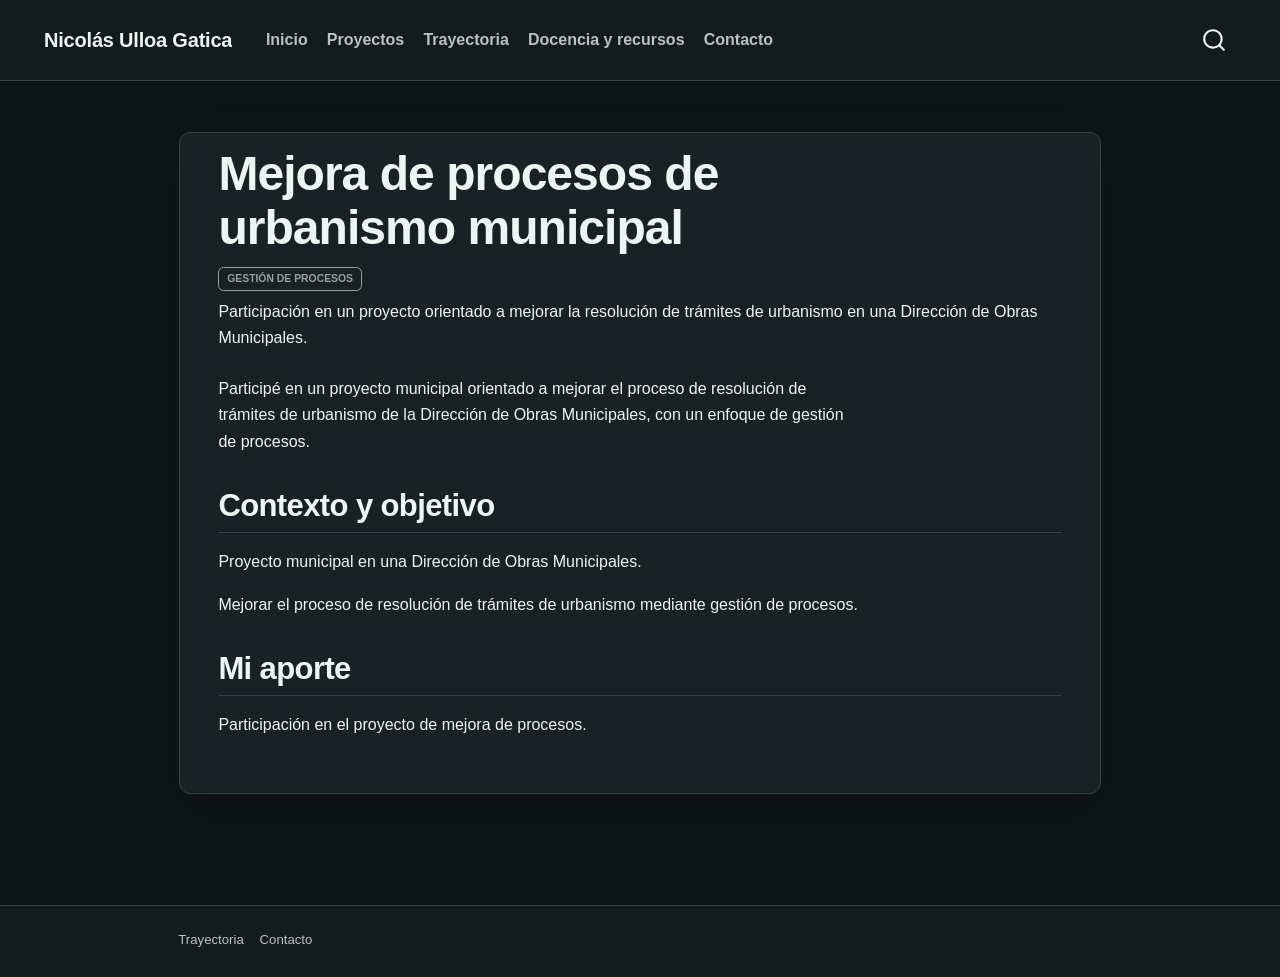
<file: projects/procesos-urbanismo/index.html>
<!DOCTYPE html>
<html xmlns="http://www.w3.org/1999/xhtml" lang="es" xml:lang="es"><head>

<meta charset="utf-8">
<meta name="generator" content="quarto-1.10.18">

<meta name="viewport" content="width=device-width, initial-scale=1.0, user-scalable=yes">

<meta name="description" content="Participación en un proyecto orientado a mejorar la resolución de trámites de urbanismo en una Dirección de Obras Municipales.">

<title>Mejora de procesos de urbanismo municipal – Nicolás Ulloa Gatica</title>
<style>
/* Default styles provided by pandoc.
** See https://pandoc.org/MANUAL.html#variables-for-html for config info.
*/
span.smallcaps{font-variant: small-caps;}
div.columns{display: flex; gap: 1.5em;}
div.column{flex: auto;}
@media screen {
div.columns{gap: min(4vw, 1.5em);}
div.column{overflow-x: auto;}
}
div.hanging-indent{margin-left: 1.5em; text-indent: -1.5em;}
ul.task-list{list-style: none;}
ul.task-list li input[type="checkbox"] {
  width: 0.8em;
  margin: 0 0.8em 0.2em -1em; /* quarto-specific, see https://github.com/quarto-dev/quarto-cli/issues/4556 */ 
  vertical-align: middle;
}
.display.math{display: block; text-align: center; margin: 0.5rem auto;}
</style>


<script src="../../site_libs/quarto-nav/quarto-nav.js"></script>
<script src="../../site_libs/quarto-nav/headroom.min.js"></script>
<script src="../../site_libs/clipboard/clipboard.min.js"></script>
<script src="../../site_libs/quarto-search/autocomplete.umd.js"></script>
<script src="../../site_libs/quarto-search/fuse.min.js"></script>
<script src="../../site_libs/quarto-search/quarto-search.js"></script>
<meta name="quarto:offset" content="../../">
<script src="../../site_libs/quarto-html/quarto.js" type="module"></script>
<script src="../../site_libs/quarto-html/tabsets/tabsets.js" type="module"></script>
<script src="../../site_libs/quarto-html/popper.min.js"></script>
<script src="../../site_libs/quarto-html/tippy.umd.min.js"></script>
<script src="../../site_libs/quarto-html/anchor.min.js"></script>
<link href="../../site_libs/quarto-html/tippy.css" rel="stylesheet">
<link href="../../site_libs/quarto-html/quarto-syntax-highlighting-dark-85a3acc908edc3a11a86c47ee3a95dc2.css" rel="stylesheet" id="quarto-text-highlighting-styles">
<script src="../../site_libs/bootstrap/bootstrap.min.js"></script>
<link href="../../site_libs/bootstrap/bootstrap-icons.css" rel="stylesheet">
<link href="../../site_libs/bootstrap/bootstrap-6c4d0c2d660dda3519848b8baa77e632.min.css" rel="stylesheet" append-hash="true" id="quarto-bootstrap" data-mode="dark">
<script id="quarto-search-options" type="application/json">{
  "location": "navbar",
  "copy-button": false,
  "collapse-after": 3,
  "panel-placement": "end",
  "type": "overlay",
  "limit": 50,
  "keyboard-shortcut": [
    "f",
    "/",
    "s"
  ],
  "show-item-context": false,
  "language": {
    "search-no-results-text": "No se han encontrado resultados",
    "search-matching-documents-text": "documentos encontrados",
    "search-copy-link-title": "Copiar el enlace en la búsqueda",
    "search-hide-matches-text": "Ocultar resultados adicionales",
    "search-more-match-text": "resultado adicional en este documento",
    "search-more-matches-text": "resultados adicionales en este documento",
    "search-clear-button-title": "Borrar",
    "search-text-placeholder": "",
    "search-detached-cancel-button-title": "Cancelar",
    "search-submit-button-title": "Enviar",
    "search-label": "Buscar"
  }
}</script>


</head>

<body class="nav-fixed fullcontent quarto-light">

<div id="quarto-search-results"></div>
  <header id="quarto-header" class="headroom fixed-top">
    <nav class="navbar navbar-expand-lg " data-bs-theme="dark">
      <div class="navbar-container container-fluid">
      <div class="navbar-brand-container mx-auto">
    <a class="navbar-brand" href="../../index.html">
    <span class="navbar-title">Nicolás Ulloa Gatica</span>
    </a>
  </div>
            <div id="quarto-search" class="" title="Buscar"></div>
          <button class="navbar-toggler" type="button" data-bs-toggle="collapse" data-bs-target="#navbarCollapse" aria-controls="navbarCollapse" role="menu" aria-expanded="false" aria-label="Navegación de palanca" onclick="if (window.quartoToggleHeadroom) { window.quartoToggleHeadroom(); }">
  <span class="navbar-toggler-icon"></span>
</button>
          <div class="collapse navbar-collapse" id="navbarCollapse">
            <ul class="navbar-nav navbar-nav-scroll me-auto">
  <li class="nav-item">
    <a class="nav-link" href="../../index.html"> 
<span class="menu-text">Inicio</span></a>
  </li>  
  <li class="nav-item">
    <a class="nav-link" href="../../projects/index.html"> 
<span class="menu-text">Proyectos</span></a>
  </li>  
  <li class="nav-item">
    <a class="nav-link" href="../../trayectoria.html"> 
<span class="menu-text">Trayectoria</span></a>
  </li>  
  <li class="nav-item">
    <a class="nav-link" href="../../teaching/index.html"> 
<span class="menu-text">Docencia y recursos</span></a>
  </li>  
  <li class="nav-item">
    <a class="nav-link" href="../../contacto.html"> 
<span class="menu-text">Contacto</span></a>
  </li>  
</ul>
          </div> <!-- /navcollapse -->
            <div class="quarto-navbar-tools">
</div>
      </div> <!-- /container-fluid -->
    </nav>
</header>
<!-- content -->
<div id="quarto-content" class="quarto-container page-columns page-rows-contents page-layout-article page-navbar">
<!-- sidebar -->
<!-- margin-sidebar -->
    
<!-- main -->
<main class="content" id="quarto-document-content">

<header id="title-block-header" class="quarto-title-block default">
<div class="quarto-title">
<h1 class="title">Mejora de procesos de urbanismo municipal</h1>
  <div class="quarto-categories">
    <div class="quarto-category">Gestión de procesos</div>
  </div>
  </div>

<div>
  <div class="description">
    Participación en un proyecto orientado a mejorar la resolución de trámites de urbanismo en una Dirección de Obras Municipales.
  </div>
</div>


<div class="quarto-title-meta">

    
  
    
  </div>
  


</header>


<p>Participé en un proyecto municipal orientado a mejorar el proceso de resolución de trámites de urbanismo de la Dirección de Obras Municipales, con un enfoque de gestión de procesos.</p>
<section id="contexto-y-objetivo" class="level2">
<h2 class="anchored" data-anchor-id="contexto-y-objetivo">Contexto y objetivo</h2>
<p>Proyecto municipal en una Dirección de Obras Municipales.</p>
<p>Mejorar el proceso de resolución de trámites de urbanismo mediante gestión de procesos.</p>
</section>
<section id="mi-aporte" class="level2">
<h2 class="anchored" data-anchor-id="mi-aporte">Mi aporte</h2>
<p>Participación en el proyecto de mejora de procesos.</p>


</section>

</main> <!-- /main -->
<script id="quarto-html-after-body" type="application/javascript">
  window.document.addEventListener("DOMContentLoaded", function (event) {
    const icon = "";
    const anchorJS = new window.AnchorJS();
    anchorJS.options = {
      placement: 'right',
      icon: icon
    };
    anchorJS.add('.anchored');
    const isCodeAnnotation = (el) => {
      for (const clz of el.classList) {
        if (clz.startsWith('code-annotation-')) {                     
          return true;
        }
      }
      return false;
    }
    const onCopySuccess = function(e) {
      // button target
      const button = e.trigger;
      // don't keep focus
      button.blur();
      // flash "checked"
      button.classList.add('code-copy-button-checked');
      var currentTitle = button.getAttribute("title");
      button.setAttribute("title", "Copiado");
      let tooltip;
      if (window.bootstrap) {
        button.setAttribute("data-bs-toggle", "tooltip");
        button.setAttribute("data-bs-placement", "left");
        button.setAttribute("data-bs-title", "Copiado");
        tooltip = new bootstrap.Tooltip(button, 
          { trigger: "manual", 
            customClass: "code-copy-button-tooltip",
            offset: [0, -8]});
        tooltip.show();    
      }
      setTimeout(function() {
        if (tooltip) {
          tooltip.hide();
          button.removeAttribute("data-bs-title");
          button.removeAttribute("data-bs-toggle");
          button.removeAttribute("data-bs-placement");
        }
        button.setAttribute("title", currentTitle);
        button.classList.remove('code-copy-button-checked');
      }, 1000);
      // clear code selection
      e.clearSelection();
    }
    const getTextToCopy = function(trigger) {
      const outerScaffold = trigger.parentElement.cloneNode(true);
      const codeEl = outerScaffold.querySelector('code');
      for (const childEl of codeEl.children) {
        if (isCodeAnnotation(childEl)) {
          childEl.remove();
        }
      }
      return codeEl.innerText;
    }
    const clipboard = new window.ClipboardJS('.code-copy-button:not([data-in-quarto-modal])', {
      text: getTextToCopy
    });
    clipboard.on('success', onCopySuccess);
    if (window.document.getElementById('quarto-embedded-source-code-modal')) {
      const clipboardModal = new window.ClipboardJS('.code-copy-button[data-in-quarto-modal]', {
        text: getTextToCopy,
        container: window.document.getElementById('quarto-embedded-source-code-modal')
      });
      clipboardModal.on('success', onCopySuccess);
    }
      var localhostRegex = new RegExp(/^(?:http|https):\/\/localhost\:?[0-9]*\//);
      var mailtoRegex = new RegExp(/^mailto:/);
        var filterRegex = new RegExp('/' + window.location.host + '/');
      var isInternal = (href) => {
          return filterRegex.test(href) || localhostRegex.test(href) || mailtoRegex.test(href);
      }
      // Inspect non-navigation links and adorn them if external
     var links = window.document.querySelectorAll('a[href]:not(.nav-link):not(.navbar-brand):not(.toc-action):not(.sidebar-link):not(.sidebar-item-toggle):not(.pagination-link):not(.no-external):not([aria-hidden]):not(.dropdown-item):not(.quarto-navigation-tool):not(.about-link)');
      for (var i=0; i<links.length; i++) {
        const link = links[i];
        if (!isInternal(link.href)) {
          // undo the damage that might have been done by quarto-nav.js in the case of
          // links that we want to consider external
          if (link.dataset.originalHref !== undefined) {
            link.href = link.dataset.originalHref;
          }
        }
      }
    function tippyHover(el, contentFn, onTriggerFn, onUntriggerFn) {
      const config = {
        allowHTML: true,
        maxWidth: 500,
        delay: 100,
        arrow: false,
        appendTo: function(el) {
            return el.parentElement;
        },
        interactive: true,
        interactiveBorder: 10,
        theme: 'quarto',
        placement: 'bottom-start',
      };
      if (contentFn) {
        config.content = contentFn;
      }
      if (onTriggerFn) {
        config.onTrigger = onTriggerFn;
      }
      if (onUntriggerFn) {
        config.onUntrigger = onUntriggerFn;
      }
      window.tippy(el, config); 
    }
    const noterefs = window.document.querySelectorAll('a[role="doc-noteref"]');
    for (var i=0; i<noterefs.length; i++) {
      const ref = noterefs[i];
      tippyHover(ref, function() {
        // use id or data attribute instead here
        let href = ref.getAttribute('data-footnote-href') || ref.getAttribute('href');
        try { href = new URL(href).hash; } catch {}
        const id = href.replace(/^#\/?/, "");
        const note = window.document.getElementById(id);
        if (note) {
          return note.innerHTML;
        } else {
          return "";
        }
      });
    }
    const xrefs = window.document.querySelectorAll('a.quarto-xref');
    const processXRef = (id, note) => {
      // Strip column container classes
      const stripColumnClz = (el) => {
        el.classList.remove("page-full", "page-columns");
        if (el.children) {
          for (const child of el.children) {
            stripColumnClz(child);
          }
        }
      }
      stripColumnClz(note)
      if (id === null || id.startsWith('sec-')) {
        // Special case sections, only their first couple elements
        const container = document.createElement("div");
        if (note.children && note.children.length > 2) {
          container.appendChild(note.children[0].cloneNode(true));
          for (let i = 1; i < note.children.length; i++) {
            const child = note.children[i];
            if (child.tagName === "P" && child.innerText === "") {
              continue;
            } else {
              container.appendChild(child.cloneNode(true));
              break;
            }
          }
          if (window.Quarto?.typesetMath) {
            window.Quarto.typesetMath(container);
          }
          return container.innerHTML
        } else {
          if (window.Quarto?.typesetMath) {
            window.Quarto.typesetMath(note);
          }
          return note.innerHTML;
        }
      } else {
        // Remove any anchor links if they are present
        const anchorLink = note.querySelector('a.anchorjs-link');
        if (anchorLink) {
          anchorLink.remove();
        }
        if (window.Quarto?.typesetMath) {
          window.Quarto.typesetMath(note);
        }
        if (note.classList.contains("callout")) {
          return note.outerHTML;
        } else {
          return note.innerHTML;
        }
      }
    }
    for (var i=0; i<xrefs.length; i++) {
      const xref = xrefs[i];
      tippyHover(xref, undefined, function(instance) {
        instance.disable();
        let url = xref.getAttribute('href');
        let hash = undefined; 
        if (url.startsWith('#')) {
          hash = url;
        } else {
          try { hash = new URL(url).hash; } catch {}
        }
        if (hash) {
          const id = hash.replace(/^#\/?/, "");
          const note = window.document.getElementById(id);
          if (note !== null) {
            try {
              const html = processXRef(id, note.cloneNode(true));
              instance.setContent(html);
            } finally {
              instance.enable();
              instance.show();
            }
          } else {
            // See if we can fetch this
            fetch(url.split('#')[0])
            .then(res => res.text())
            .then(html => {
              const parser = new DOMParser();
              const htmlDoc = parser.parseFromString(html, "text/html");
              const note = htmlDoc.getElementById(id);
              if (note !== null) {
                const html = processXRef(id, note);
                instance.setContent(html);
              } 
            }).finally(() => {
              instance.enable();
              instance.show();
            });
          }
        } else {
          // See if we can fetch a full url (with no hash to target)
          // This is a special case and we should probably do some content thinning / targeting
          fetch(url)
          .then(res => res.text())
          .then(html => {
            const parser = new DOMParser();
            const htmlDoc = parser.parseFromString(html, "text/html");
            const note = htmlDoc.querySelector('main.content');
            if (note !== null) {
              // This should only happen for chapter cross references
              // (since there is no id in the URL)
              // remove the first header
              if (note.children.length > 0 && note.children[0].tagName === "HEADER") {
                note.children[0].remove();
              }
              const html = processXRef(null, note);
              instance.setContent(html);
            } 
          }).finally(() => {
            instance.enable();
            instance.show();
          });
        }
      }, function(instance) {
      });
    }
        let selectedAnnoteEl;
        const selectorForAnnotation = ( cell, annotation) => {
          let cellAttr = 'data-code-cell="' + cell + '"';
          let lineAttr = 'data-code-annotation="' +  annotation + '"';
          const selector = 'span[' + cellAttr + '][' + lineAttr + ']';
          return selector;
        }
        const selectCodeLines = (annoteEl) => {
          const doc = window.document;
          const targetCell = annoteEl.getAttribute("data-target-cell");
          const targetAnnotation = annoteEl.getAttribute("data-target-annotation");
          const annoteSpan = window.document.querySelector(selectorForAnnotation(targetCell, targetAnnotation));
          const lines = annoteSpan.getAttribute("data-code-lines").split(",");
          const lineIds = lines.map((line) => {
            return targetCell + "-" + line;
          })
          let top = null;
          let height = null;
          let parent = null;
          if (lineIds.length > 0) {
              //compute the position of the single el (top and bottom and make a div)
              const el = window.document.getElementById(lineIds[0]);
              top = el.offsetTop;
              height = el.offsetHeight;
              parent = el.parentElement.parentElement;
            if (lineIds.length > 1) {
              const lastEl = window.document.getElementById(lineIds[lineIds.length - 1]);
              const bottom = lastEl.offsetTop + lastEl.offsetHeight;
              height = bottom - top;
            }
            if (top !== null && height !== null && parent !== null) {
              // cook up a div (if necessary) and position it 
              let div = window.document.getElementById("code-annotation-line-highlight");
              if (div === null) {
                div = window.document.createElement("div");
                div.setAttribute("id", "code-annotation-line-highlight");
                div.style.position = 'absolute';
                parent.appendChild(div);
              }
              div.style.top = top - 2 + "px";
              div.style.height = height + 4 + "px";
              div.style.left = 0;
              let gutterDiv = window.document.getElementById("code-annotation-line-highlight-gutter");
              if (gutterDiv === null) {
                gutterDiv = window.document.createElement("div");
                gutterDiv.setAttribute("id", "code-annotation-line-highlight-gutter");
                gutterDiv.style.position = 'absolute';
                const codeCell = window.document.getElementById(targetCell);
                const gutter = codeCell.querySelector('.code-annotation-gutter');
                gutter.appendChild(gutterDiv);
              }
              gutterDiv.style.top = top - 2 + "px";
              gutterDiv.style.height = height + 4 + "px";
            }
            selectedAnnoteEl = annoteEl;
          }
        };
        const unselectCodeLines = () => {
          const elementsIds = ["code-annotation-line-highlight", "code-annotation-line-highlight-gutter"];
          elementsIds.forEach((elId) => {
            const div = window.document.getElementById(elId);
            if (div) {
              div.remove();
            }
          });
          selectedAnnoteEl = undefined;
        };
          // Handle positioning of the toggle
      window.addEventListener(
        "resize",
        throttle(() => {
          elRect = undefined;
          if (selectedAnnoteEl) {
            selectCodeLines(selectedAnnoteEl);
          }
        }, 10)
      );
      function throttle(fn, ms) {
      let throttle = false;
      let timer;
        return (...args) => {
          if(!throttle) { // first call gets through
              fn.apply(this, args);
              throttle = true;
          } else { // all the others get throttled
              if(timer) clearTimeout(timer); // cancel #2
              timer = setTimeout(() => {
                fn.apply(this, args);
                timer = throttle = false;
              }, ms);
          }
        };
      }
        // Attach click handler to the DT
        const annoteDls = window.document.querySelectorAll('dt[data-target-cell]');
        for (const annoteDlNode of annoteDls) {
          annoteDlNode.addEventListener('click', (event) => {
            const clickedEl = event.target;
            if (clickedEl !== selectedAnnoteEl) {
              unselectCodeLines();
              const activeEl = window.document.querySelector('dt[data-target-cell].code-annotation-active');
              if (activeEl) {
                activeEl.classList.remove('code-annotation-active');
              }
              selectCodeLines(clickedEl);
              clickedEl.classList.add('code-annotation-active');
            } else {
              // Unselect the line
              unselectCodeLines();
              clickedEl.classList.remove('code-annotation-active');
            }
          });
        }
    const findCites = (el) => {
      const parentEl = el.parentElement;
      if (parentEl) {
        const cites = parentEl.dataset.cites;
        if (cites) {
          return {
            el,
            cites: cites.split(' ')
          };
        } else {
          return findCites(el.parentElement)
        }
      } else {
        return undefined;
      }
    };
    var bibliorefs = window.document.querySelectorAll('a[role="doc-biblioref"]');
    for (var i=0; i<bibliorefs.length; i++) {
      const ref = bibliorefs[i];
      const citeInfo = findCites(ref);
      if (citeInfo) {
        tippyHover(citeInfo.el, function() {
          var popup = window.document.createElement('div');
          citeInfo.cites.forEach(function(cite) {
            var citeDiv = window.document.createElement('div');
            citeDiv.classList.add('hanging-indent');
            citeDiv.classList.add('csl-entry');
            var biblioDiv = window.document.getElementById('ref-' + cite);
            if (biblioDiv) {
              citeDiv.innerHTML = biblioDiv.innerHTML;
            }
            popup.appendChild(citeDiv);
          });
          return popup.innerHTML;
        });
      }
    }
  });
  </script>
</div> <!-- /content -->
<footer class="footer">
  <div class="nav-footer">
    <div class="nav-footer-left">
      <ul class="footer-items list-unstyled">
    <li class="nav-item">
    <a class="nav-link" href="../../trayectoria.html">
<p>Trayectoria</p>
</a>
  </li>  
    <li class="nav-item">
    <a class="nav-link" href="../../contacto.html">
<p>Contacto</p>
</a>
  </li>  
</ul>
    </div>   
    <div class="nav-footer-center">
      &nbsp;
    </div>
    <div class="nav-footer-right">
      &nbsp;
    </div>
  </div>
</footer>




</body></html>
</file>
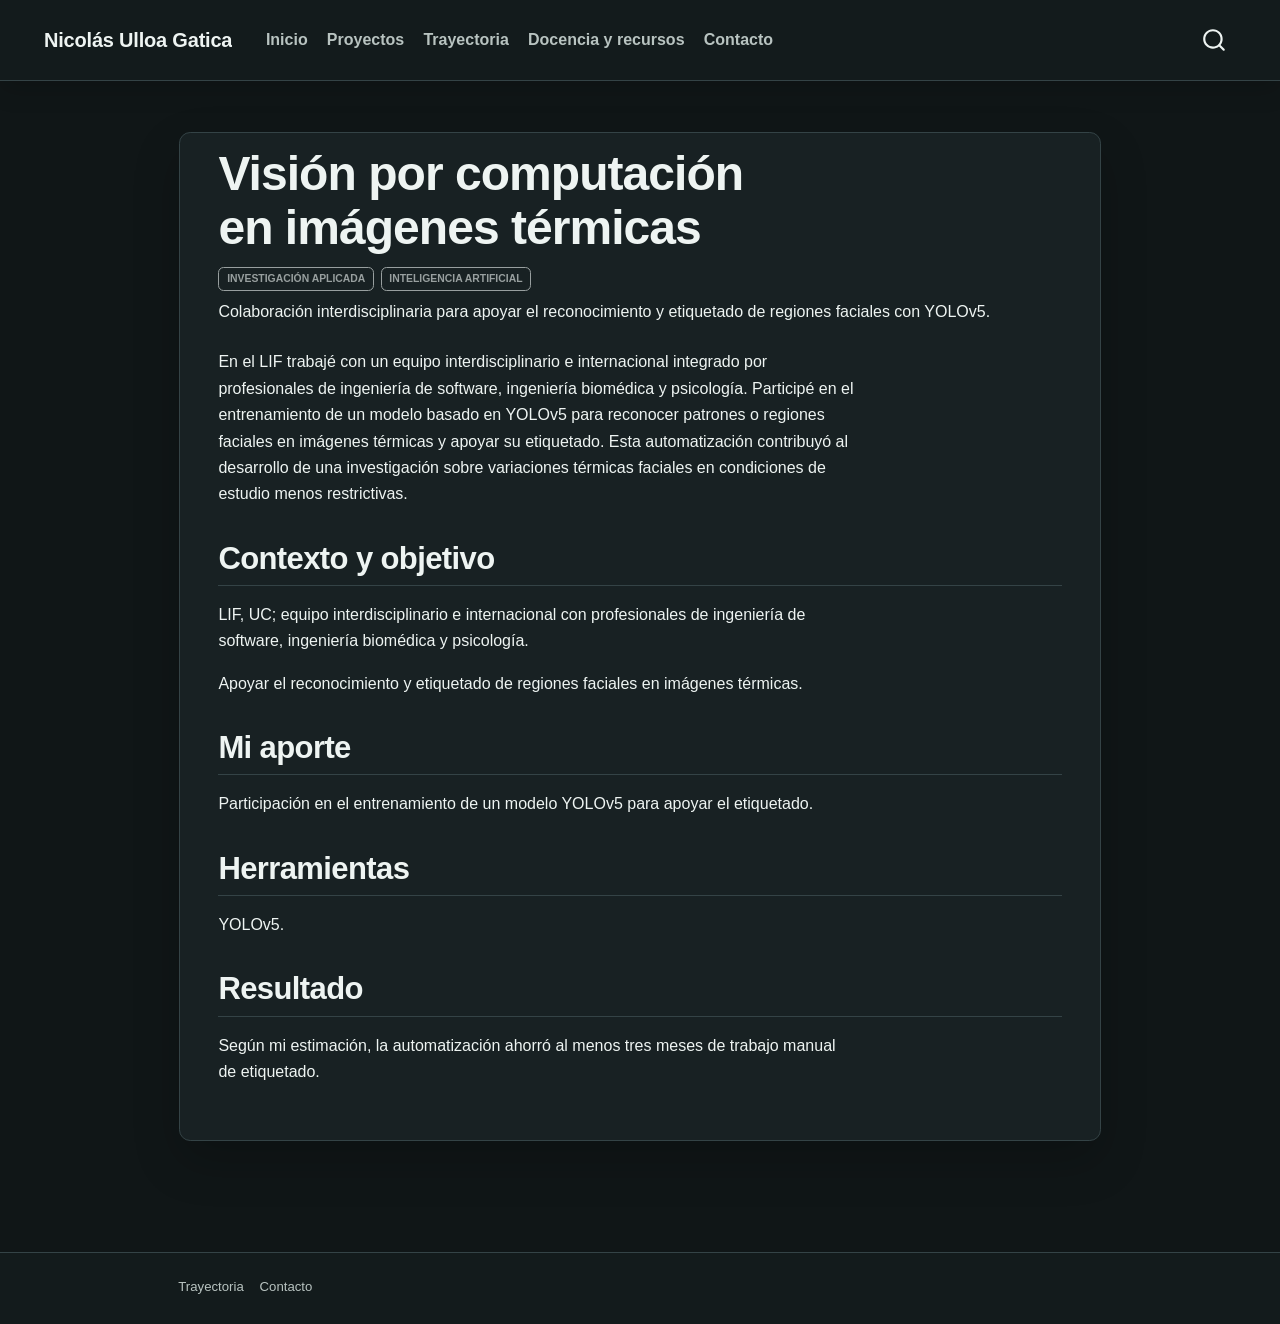
<file: projects/termografia-yolov5/index.html>
<!DOCTYPE html>
<html xmlns="http://www.w3.org/1999/xhtml" lang="es" xml:lang="es"><head>

<meta charset="utf-8">
<meta name="generator" content="quarto-1.10.18">

<meta name="viewport" content="width=device-width, initial-scale=1.0, user-scalable=yes">

<meta name="description" content="Colaboración interdisciplinaria para apoyar el reconocimiento y etiquetado de regiones faciales con YOLOv5.">

<title>Visión por computación en imágenes térmicas – Nicolás Ulloa Gatica</title>
<style>
/* Default styles provided by pandoc.
** See https://pandoc.org/MANUAL.html#variables-for-html for config info.
*/
span.smallcaps{font-variant: small-caps;}
div.columns{display: flex; gap: 1.5em;}
div.column{flex: auto;}
@media screen {
div.columns{gap: min(4vw, 1.5em);}
div.column{overflow-x: auto;}
}
div.hanging-indent{margin-left: 1.5em; text-indent: -1.5em;}
ul.task-list{list-style: none;}
ul.task-list li input[type="checkbox"] {
  width: 0.8em;
  margin: 0 0.8em 0.2em -1em; /* quarto-specific, see https://github.com/quarto-dev/quarto-cli/issues/4556 */ 
  vertical-align: middle;
}
.display.math{display: block; text-align: center; margin: 0.5rem auto;}
</style>


<script src="../../site_libs/quarto-nav/quarto-nav.js"></script>
<script src="../../site_libs/quarto-nav/headroom.min.js"></script>
<script src="../../site_libs/clipboard/clipboard.min.js"></script>
<script src="../../site_libs/quarto-search/autocomplete.umd.js"></script>
<script src="../../site_libs/quarto-search/fuse.min.js"></script>
<script src="../../site_libs/quarto-search/quarto-search.js"></script>
<meta name="quarto:offset" content="../../">
<script src="../../site_libs/quarto-html/quarto.js" type="module"></script>
<script src="../../site_libs/quarto-html/tabsets/tabsets.js" type="module"></script>
<script src="../../site_libs/quarto-html/popper.min.js"></script>
<script src="../../site_libs/quarto-html/tippy.umd.min.js"></script>
<script src="../../site_libs/quarto-html/anchor.min.js"></script>
<link href="../../site_libs/quarto-html/tippy.css" rel="stylesheet">
<link href="../../site_libs/quarto-html/quarto-syntax-highlighting-dark-85a3acc908edc3a11a86c47ee3a95dc2.css" rel="stylesheet" id="quarto-text-highlighting-styles">
<script src="../../site_libs/bootstrap/bootstrap.min.js"></script>
<link href="../../site_libs/bootstrap/bootstrap-icons.css" rel="stylesheet">
<link href="../../site_libs/bootstrap/bootstrap-6c4d0c2d660dda3519848b8baa77e632.min.css" rel="stylesheet" append-hash="true" id="quarto-bootstrap" data-mode="dark">
<script id="quarto-search-options" type="application/json">{
  "location": "navbar",
  "copy-button": false,
  "collapse-after": 3,
  "panel-placement": "end",
  "type": "overlay",
  "limit": 50,
  "keyboard-shortcut": [
    "f",
    "/",
    "s"
  ],
  "show-item-context": false,
  "language": {
    "search-no-results-text": "No se han encontrado resultados",
    "search-matching-documents-text": "documentos encontrados",
    "search-copy-link-title": "Copiar el enlace en la búsqueda",
    "search-hide-matches-text": "Ocultar resultados adicionales",
    "search-more-match-text": "resultado adicional en este documento",
    "search-more-matches-text": "resultados adicionales en este documento",
    "search-clear-button-title": "Borrar",
    "search-text-placeholder": "",
    "search-detached-cancel-button-title": "Cancelar",
    "search-submit-button-title": "Enviar",
    "search-label": "Buscar"
  }
}</script>


</head>

<body class="nav-fixed fullcontent quarto-light">

<div id="quarto-search-results"></div>
  <header id="quarto-header" class="headroom fixed-top">
    <nav class="navbar navbar-expand-lg " data-bs-theme="dark">
      <div class="navbar-container container-fluid">
      <div class="navbar-brand-container mx-auto">
    <a class="navbar-brand" href="../../index.html">
    <span class="navbar-title">Nicolás Ulloa Gatica</span>
    </a>
  </div>
            <div id="quarto-search" class="" title="Buscar"></div>
          <button class="navbar-toggler" type="button" data-bs-toggle="collapse" data-bs-target="#navbarCollapse" aria-controls="navbarCollapse" role="menu" aria-expanded="false" aria-label="Navegación de palanca" onclick="if (window.quartoToggleHeadroom) { window.quartoToggleHeadroom(); }">
  <span class="navbar-toggler-icon"></span>
</button>
          <div class="collapse navbar-collapse" id="navbarCollapse">
            <ul class="navbar-nav navbar-nav-scroll me-auto">
  <li class="nav-item">
    <a class="nav-link" href="../../index.html"> 
<span class="menu-text">Inicio</span></a>
  </li>  
  <li class="nav-item">
    <a class="nav-link" href="../../projects/index.html"> 
<span class="menu-text">Proyectos</span></a>
  </li>  
  <li class="nav-item">
    <a class="nav-link" href="../../trayectoria.html"> 
<span class="menu-text">Trayectoria</span></a>
  </li>  
  <li class="nav-item">
    <a class="nav-link" href="../../teaching/index.html"> 
<span class="menu-text">Docencia y recursos</span></a>
  </li>  
  <li class="nav-item">
    <a class="nav-link" href="../../contacto.html"> 
<span class="menu-text">Contacto</span></a>
  </li>  
</ul>
          </div> <!-- /navcollapse -->
            <div class="quarto-navbar-tools">
</div>
      </div> <!-- /container-fluid -->
    </nav>
</header>
<!-- content -->
<div id="quarto-content" class="quarto-container page-columns page-rows-contents page-layout-article page-navbar">
<!-- sidebar -->
<!-- margin-sidebar -->
    
<!-- main -->
<main class="content" id="quarto-document-content">

<header id="title-block-header" class="quarto-title-block default">
<div class="quarto-title">
<h1 class="title">Visión por computación en imágenes térmicas</h1>
  <div class="quarto-categories">
    <div class="quarto-category">Investigación aplicada</div>
    <div class="quarto-category">Inteligencia artificial</div>
  </div>
  </div>

<div>
  <div class="description">
    Colaboración interdisciplinaria para apoyar el reconocimiento y etiquetado de regiones faciales con YOLOv5.
  </div>
</div>


<div class="quarto-title-meta">

    
  
    
  </div>
  


</header>


<p>En el LIF trabajé con un equipo interdisciplinario e internacional integrado por profesionales de ingeniería de software, ingeniería biomédica y psicología. Participé en el entrenamiento de un modelo basado en YOLOv5 para reconocer patrones o regiones faciales en imágenes térmicas y apoyar su etiquetado. Esta automatización contribuyó al desarrollo de una investigación sobre variaciones térmicas faciales en condiciones de estudio menos restrictivas.</p>
<section id="contexto-y-objetivo" class="level2">
<h2 class="anchored" data-anchor-id="contexto-y-objetivo">Contexto y objetivo</h2>
<p>LIF, UC; equipo interdisciplinario e internacional con profesionales de ingeniería de software, ingeniería biomédica y psicología.</p>
<p>Apoyar el reconocimiento y etiquetado de regiones faciales en imágenes térmicas.</p>
</section>
<section id="mi-aporte" class="level2">
<h2 class="anchored" data-anchor-id="mi-aporte">Mi aporte</h2>
<p>Participación en el entrenamiento de un modelo YOLOv5 para apoyar el etiquetado.</p>
</section>
<section id="herramientas" class="level2">
<h2 class="anchored" data-anchor-id="herramientas">Herramientas</h2>
<p>YOLOv5.</p>
</section>
<section id="resultado" class="level2">
<h2 class="anchored" data-anchor-id="resultado">Resultado</h2>
<p>Según mi estimación, la automatización ahorró al menos tres meses de trabajo manual de etiquetado.</p>


</section>

</main> <!-- /main -->
<script id="quarto-html-after-body" type="application/javascript">
  window.document.addEventListener("DOMContentLoaded", function (event) {
    const icon = "";
    const anchorJS = new window.AnchorJS();
    anchorJS.options = {
      placement: 'right',
      icon: icon
    };
    anchorJS.add('.anchored');
    const isCodeAnnotation = (el) => {
      for (const clz of el.classList) {
        if (clz.startsWith('code-annotation-')) {                     
          return true;
        }
      }
      return false;
    }
    const onCopySuccess = function(e) {
      // button target
      const button = e.trigger;
      // don't keep focus
      button.blur();
      // flash "checked"
      button.classList.add('code-copy-button-checked');
      var currentTitle = button.getAttribute("title");
      button.setAttribute("title", "Copiado");
      let tooltip;
      if (window.bootstrap) {
        button.setAttribute("data-bs-toggle", "tooltip");
        button.setAttribute("data-bs-placement", "left");
        button.setAttribute("data-bs-title", "Copiado");
        tooltip = new bootstrap.Tooltip(button, 
          { trigger: "manual", 
            customClass: "code-copy-button-tooltip",
            offset: [0, -8]});
        tooltip.show();    
      }
      setTimeout(function() {
        if (tooltip) {
          tooltip.hide();
          button.removeAttribute("data-bs-title");
          button.removeAttribute("data-bs-toggle");
          button.removeAttribute("data-bs-placement");
        }
        button.setAttribute("title", currentTitle);
        button.classList.remove('code-copy-button-checked');
      }, 1000);
      // clear code selection
      e.clearSelection();
    }
    const getTextToCopy = function(trigger) {
      const outerScaffold = trigger.parentElement.cloneNode(true);
      const codeEl = outerScaffold.querySelector('code');
      for (const childEl of codeEl.children) {
        if (isCodeAnnotation(childEl)) {
          childEl.remove();
        }
      }
      return codeEl.innerText;
    }
    const clipboard = new window.ClipboardJS('.code-copy-button:not([data-in-quarto-modal])', {
      text: getTextToCopy
    });
    clipboard.on('success', onCopySuccess);
    if (window.document.getElementById('quarto-embedded-source-code-modal')) {
      const clipboardModal = new window.ClipboardJS('.code-copy-button[data-in-quarto-modal]', {
        text: getTextToCopy,
        container: window.document.getElementById('quarto-embedded-source-code-modal')
      });
      clipboardModal.on('success', onCopySuccess);
    }
      var localhostRegex = new RegExp(/^(?:http|https):\/\/localhost\:?[0-9]*\//);
      var mailtoRegex = new RegExp(/^mailto:/);
        var filterRegex = new RegExp('/' + window.location.host + '/');
      var isInternal = (href) => {
          return filterRegex.test(href) || localhostRegex.test(href) || mailtoRegex.test(href);
      }
      // Inspect non-navigation links and adorn them if external
     var links = window.document.querySelectorAll('a[href]:not(.nav-link):not(.navbar-brand):not(.toc-action):not(.sidebar-link):not(.sidebar-item-toggle):not(.pagination-link):not(.no-external):not([aria-hidden]):not(.dropdown-item):not(.quarto-navigation-tool):not(.about-link)');
      for (var i=0; i<links.length; i++) {
        const link = links[i];
        if (!isInternal(link.href)) {
          // undo the damage that might have been done by quarto-nav.js in the case of
          // links that we want to consider external
          if (link.dataset.originalHref !== undefined) {
            link.href = link.dataset.originalHref;
          }
        }
      }
    function tippyHover(el, contentFn, onTriggerFn, onUntriggerFn) {
      const config = {
        allowHTML: true,
        maxWidth: 500,
        delay: 100,
        arrow: false,
        appendTo: function(el) {
            return el.parentElement;
        },
        interactive: true,
        interactiveBorder: 10,
        theme: 'quarto',
        placement: 'bottom-start',
      };
      if (contentFn) {
        config.content = contentFn;
      }
      if (onTriggerFn) {
        config.onTrigger = onTriggerFn;
      }
      if (onUntriggerFn) {
        config.onUntrigger = onUntriggerFn;
      }
      window.tippy(el, config); 
    }
    const noterefs = window.document.querySelectorAll('a[role="doc-noteref"]');
    for (var i=0; i<noterefs.length; i++) {
      const ref = noterefs[i];
      tippyHover(ref, function() {
        // use id or data attribute instead here
        let href = ref.getAttribute('data-footnote-href') || ref.getAttribute('href');
        try { href = new URL(href).hash; } catch {}
        const id = href.replace(/^#\/?/, "");
        const note = window.document.getElementById(id);
        if (note) {
          return note.innerHTML;
        } else {
          return "";
        }
      });
    }
    const xrefs = window.document.querySelectorAll('a.quarto-xref');
    const processXRef = (id, note) => {
      // Strip column container classes
      const stripColumnClz = (el) => {
        el.classList.remove("page-full", "page-columns");
        if (el.children) {
          for (const child of el.children) {
            stripColumnClz(child);
          }
        }
      }
      stripColumnClz(note)
      if (id === null || id.startsWith('sec-')) {
        // Special case sections, only their first couple elements
        const container = document.createElement("div");
        if (note.children && note.children.length > 2) {
          container.appendChild(note.children[0].cloneNode(true));
          for (let i = 1; i < note.children.length; i++) {
            const child = note.children[i];
            if (child.tagName === "P" && child.innerText === "") {
              continue;
            } else {
              container.appendChild(child.cloneNode(true));
              break;
            }
          }
          if (window.Quarto?.typesetMath) {
            window.Quarto.typesetMath(container);
          }
          return container.innerHTML
        } else {
          if (window.Quarto?.typesetMath) {
            window.Quarto.typesetMath(note);
          }
          return note.innerHTML;
        }
      } else {
        // Remove any anchor links if they are present
        const anchorLink = note.querySelector('a.anchorjs-link');
        if (anchorLink) {
          anchorLink.remove();
        }
        if (window.Quarto?.typesetMath) {
          window.Quarto.typesetMath(note);
        }
        if (note.classList.contains("callout")) {
          return note.outerHTML;
        } else {
          return note.innerHTML;
        }
      }
    }
    for (var i=0; i<xrefs.length; i++) {
      const xref = xrefs[i];
      tippyHover(xref, undefined, function(instance) {
        instance.disable();
        let url = xref.getAttribute('href');
        let hash = undefined; 
        if (url.startsWith('#')) {
          hash = url;
        } else {
          try { hash = new URL(url).hash; } catch {}
        }
        if (hash) {
          const id = hash.replace(/^#\/?/, "");
          const note = window.document.getElementById(id);
          if (note !== null) {
            try {
              const html = processXRef(id, note.cloneNode(true));
              instance.setContent(html);
            } finally {
              instance.enable();
              instance.show();
            }
          } else {
            // See if we can fetch this
            fetch(url.split('#')[0])
            .then(res => res.text())
            .then(html => {
              const parser = new DOMParser();
              const htmlDoc = parser.parseFromString(html, "text/html");
              const note = htmlDoc.getElementById(id);
              if (note !== null) {
                const html = processXRef(id, note);
                instance.setContent(html);
              } 
            }).finally(() => {
              instance.enable();
              instance.show();
            });
          }
        } else {
          // See if we can fetch a full url (with no hash to target)
          // This is a special case and we should probably do some content thinning / targeting
          fetch(url)
          .then(res => res.text())
          .then(html => {
            const parser = new DOMParser();
            const htmlDoc = parser.parseFromString(html, "text/html");
            const note = htmlDoc.querySelector('main.content');
            if (note !== null) {
              // This should only happen for chapter cross references
              // (since there is no id in the URL)
              // remove the first header
              if (note.children.length > 0 && note.children[0].tagName === "HEADER") {
                note.children[0].remove();
              }
              const html = processXRef(null, note);
              instance.setContent(html);
            } 
          }).finally(() => {
            instance.enable();
            instance.show();
          });
        }
      }, function(instance) {
      });
    }
        let selectedAnnoteEl;
        const selectorForAnnotation = ( cell, annotation) => {
          let cellAttr = 'data-code-cell="' + cell + '"';
          let lineAttr = 'data-code-annotation="' +  annotation + '"';
          const selector = 'span[' + cellAttr + '][' + lineAttr + ']';
          return selector;
        }
        const selectCodeLines = (annoteEl) => {
          const doc = window.document;
          const targetCell = annoteEl.getAttribute("data-target-cell");
          const targetAnnotation = annoteEl.getAttribute("data-target-annotation");
          const annoteSpan = window.document.querySelector(selectorForAnnotation(targetCell, targetAnnotation));
          const lines = annoteSpan.getAttribute("data-code-lines").split(",");
          const lineIds = lines.map((line) => {
            return targetCell + "-" + line;
          })
          let top = null;
          let height = null;
          let parent = null;
          if (lineIds.length > 0) {
              //compute the position of the single el (top and bottom and make a div)
              const el = window.document.getElementById(lineIds[0]);
              top = el.offsetTop;
              height = el.offsetHeight;
              parent = el.parentElement.parentElement;
            if (lineIds.length > 1) {
              const lastEl = window.document.getElementById(lineIds[lineIds.length - 1]);
              const bottom = lastEl.offsetTop + lastEl.offsetHeight;
              height = bottom - top;
            }
            if (top !== null && height !== null && parent !== null) {
              // cook up a div (if necessary) and position it 
              let div = window.document.getElementById("code-annotation-line-highlight");
              if (div === null) {
                div = window.document.createElement("div");
                div.setAttribute("id", "code-annotation-line-highlight");
                div.style.position = 'absolute';
                parent.appendChild(div);
              }
              div.style.top = top - 2 + "px";
              div.style.height = height + 4 + "px";
              div.style.left = 0;
              let gutterDiv = window.document.getElementById("code-annotation-line-highlight-gutter");
              if (gutterDiv === null) {
                gutterDiv = window.document.createElement("div");
                gutterDiv.setAttribute("id", "code-annotation-line-highlight-gutter");
                gutterDiv.style.position = 'absolute';
                const codeCell = window.document.getElementById(targetCell);
                const gutter = codeCell.querySelector('.code-annotation-gutter');
                gutter.appendChild(gutterDiv);
              }
              gutterDiv.style.top = top - 2 + "px";
              gutterDiv.style.height = height + 4 + "px";
            }
            selectedAnnoteEl = annoteEl;
          }
        };
        const unselectCodeLines = () => {
          const elementsIds = ["code-annotation-line-highlight", "code-annotation-line-highlight-gutter"];
          elementsIds.forEach((elId) => {
            const div = window.document.getElementById(elId);
            if (div) {
              div.remove();
            }
          });
          selectedAnnoteEl = undefined;
        };
          // Handle positioning of the toggle
      window.addEventListener(
        "resize",
        throttle(() => {
          elRect = undefined;
          if (selectedAnnoteEl) {
            selectCodeLines(selectedAnnoteEl);
          }
        }, 10)
      );
      function throttle(fn, ms) {
      let throttle = false;
      let timer;
        return (...args) => {
          if(!throttle) { // first call gets through
              fn.apply(this, args);
              throttle = true;
          } else { // all the others get throttled
              if(timer) clearTimeout(timer); // cancel #2
              timer = setTimeout(() => {
                fn.apply(this, args);
                timer = throttle = false;
              }, ms);
          }
        };
      }
        // Attach click handler to the DT
        const annoteDls = window.document.querySelectorAll('dt[data-target-cell]');
        for (const annoteDlNode of annoteDls) {
          annoteDlNode.addEventListener('click', (event) => {
            const clickedEl = event.target;
            if (clickedEl !== selectedAnnoteEl) {
              unselectCodeLines();
              const activeEl = window.document.querySelector('dt[data-target-cell].code-annotation-active');
              if (activeEl) {
                activeEl.classList.remove('code-annotation-active');
              }
              selectCodeLines(clickedEl);
              clickedEl.classList.add('code-annotation-active');
            } else {
              // Unselect the line
              unselectCodeLines();
              clickedEl.classList.remove('code-annotation-active');
            }
          });
        }
    const findCites = (el) => {
      const parentEl = el.parentElement;
      if (parentEl) {
        const cites = parentEl.dataset.cites;
        if (cites) {
          return {
            el,
            cites: cites.split(' ')
          };
        } else {
          return findCites(el.parentElement)
        }
      } else {
        return undefined;
      }
    };
    var bibliorefs = window.document.querySelectorAll('a[role="doc-biblioref"]');
    for (var i=0; i<bibliorefs.length; i++) {
      const ref = bibliorefs[i];
      const citeInfo = findCites(ref);
      if (citeInfo) {
        tippyHover(citeInfo.el, function() {
          var popup = window.document.createElement('div');
          citeInfo.cites.forEach(function(cite) {
            var citeDiv = window.document.createElement('div');
            citeDiv.classList.add('hanging-indent');
            citeDiv.classList.add('csl-entry');
            var biblioDiv = window.document.getElementById('ref-' + cite);
            if (biblioDiv) {
              citeDiv.innerHTML = biblioDiv.innerHTML;
            }
            popup.appendChild(citeDiv);
          });
          return popup.innerHTML;
        });
      }
    }
  });
  </script>
</div> <!-- /content -->
<footer class="footer">
  <div class="nav-footer">
    <div class="nav-footer-left">
      <ul class="footer-items list-unstyled">
    <li class="nav-item">
    <a class="nav-link" href="../../trayectoria.html">
<p>Trayectoria</p>
</a>
  </li>  
    <li class="nav-item">
    <a class="nav-link" href="../../contacto.html">
<p>Contacto</p>
</a>
  </li>  
</ul>
    </div>   
    <div class="nav-footer-center">
      &nbsp;
    </div>
    <div class="nav-footer-right">
      &nbsp;
    </div>
  </div>
</footer>




</body></html>
</file>
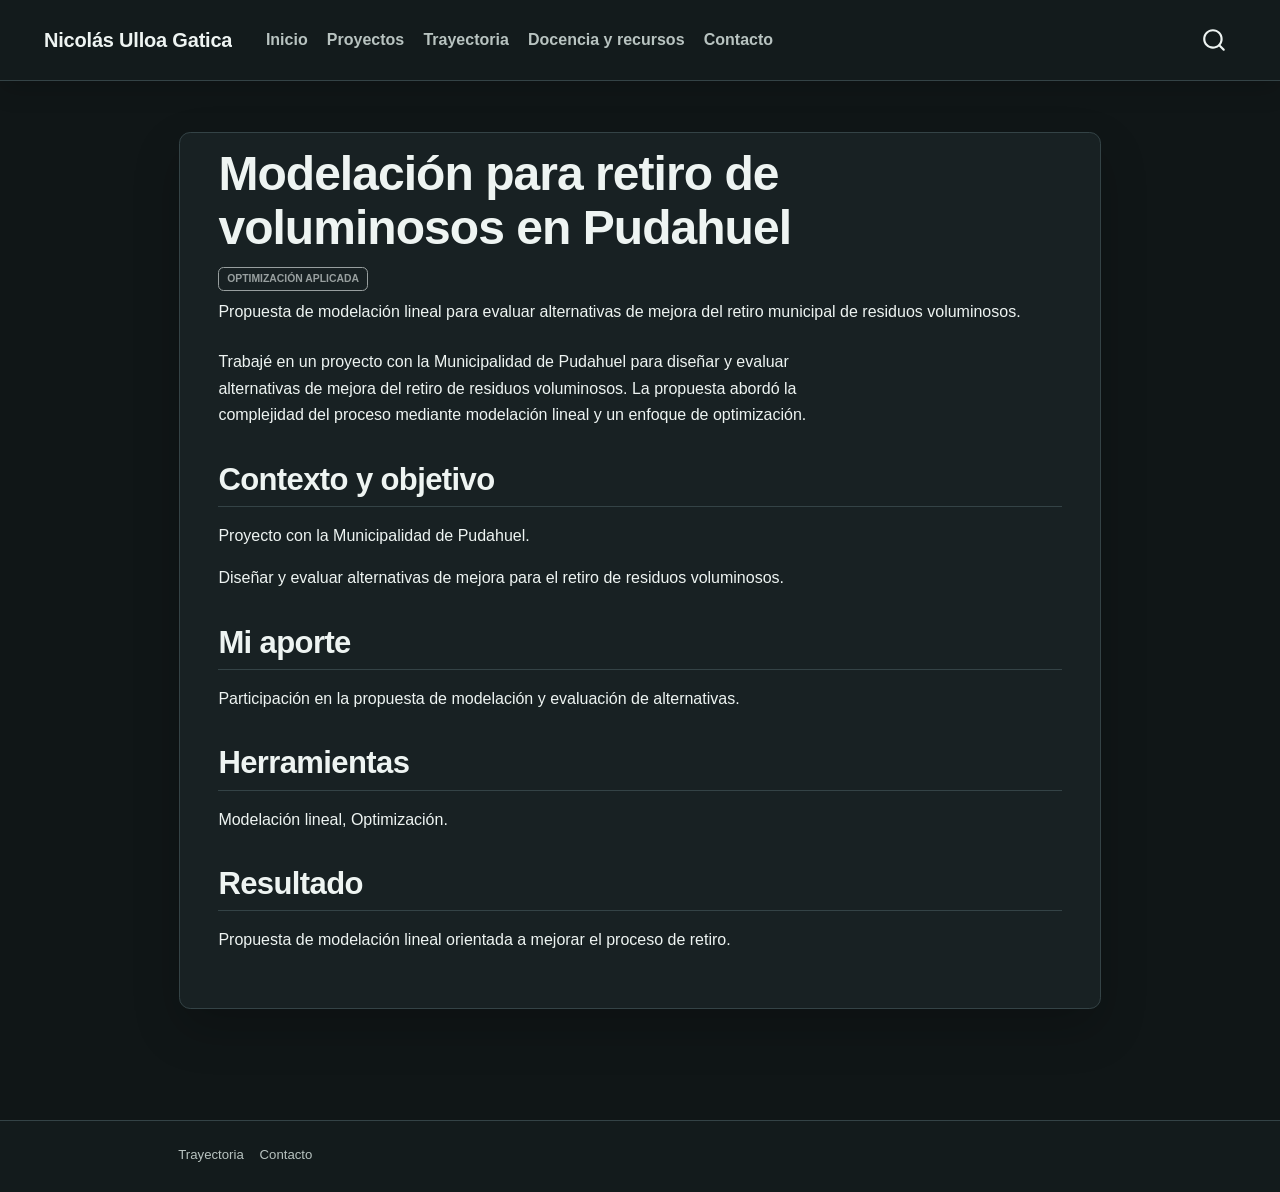
<file: projects/voluminosos-pudahuel/index.html>
<!DOCTYPE html>
<html xmlns="http://www.w3.org/1999/xhtml" lang="es" xml:lang="es"><head>

<meta charset="utf-8">
<meta name="generator" content="quarto-1.10.18">

<meta name="viewport" content="width=device-width, initial-scale=1.0, user-scalable=yes">

<meta name="description" content="Propuesta de modelación lineal para evaluar alternativas de mejora del retiro municipal de residuos voluminosos.">

<title>Modelación para retiro de voluminosos en Pudahuel – Nicolás Ulloa Gatica</title>
<style>
/* Default styles provided by pandoc.
** See https://pandoc.org/MANUAL.html#variables-for-html for config info.
*/
span.smallcaps{font-variant: small-caps;}
div.columns{display: flex; gap: 1.5em;}
div.column{flex: auto;}
@media screen {
div.columns{gap: min(4vw, 1.5em);}
div.column{overflow-x: auto;}
}
div.hanging-indent{margin-left: 1.5em; text-indent: -1.5em;}
ul.task-list{list-style: none;}
ul.task-list li input[type="checkbox"] {
  width: 0.8em;
  margin: 0 0.8em 0.2em -1em; /* quarto-specific, see https://github.com/quarto-dev/quarto-cli/issues/4556 */ 
  vertical-align: middle;
}
.display.math{display: block; text-align: center; margin: 0.5rem auto;}
</style>


<script src="../../site_libs/quarto-nav/quarto-nav.js"></script>
<script src="../../site_libs/quarto-nav/headroom.min.js"></script>
<script src="../../site_libs/clipboard/clipboard.min.js"></script>
<script src="../../site_libs/quarto-search/autocomplete.umd.js"></script>
<script src="../../site_libs/quarto-search/fuse.min.js"></script>
<script src="../../site_libs/quarto-search/quarto-search.js"></script>
<meta name="quarto:offset" content="../../">
<script src="../../site_libs/quarto-html/quarto.js" type="module"></script>
<script src="../../site_libs/quarto-html/tabsets/tabsets.js" type="module"></script>
<script src="../../site_libs/quarto-html/popper.min.js"></script>
<script src="../../site_libs/quarto-html/tippy.umd.min.js"></script>
<script src="../../site_libs/quarto-html/anchor.min.js"></script>
<link href="../../site_libs/quarto-html/tippy.css" rel="stylesheet">
<link href="../../site_libs/quarto-html/quarto-syntax-highlighting-dark-85a3acc908edc3a11a86c47ee3a95dc2.css" rel="stylesheet" id="quarto-text-highlighting-styles">
<script src="../../site_libs/bootstrap/bootstrap.min.js"></script>
<link href="../../site_libs/bootstrap/bootstrap-icons.css" rel="stylesheet">
<link href="../../site_libs/bootstrap/bootstrap-6c4d0c2d660dda3519848b8baa77e632.min.css" rel="stylesheet" append-hash="true" id="quarto-bootstrap" data-mode="dark">
<script id="quarto-search-options" type="application/json">{
  "location": "navbar",
  "copy-button": false,
  "collapse-after": 3,
  "panel-placement": "end",
  "type": "overlay",
  "limit": 50,
  "keyboard-shortcut": [
    "f",
    "/",
    "s"
  ],
  "show-item-context": false,
  "language": {
    "search-no-results-text": "No se han encontrado resultados",
    "search-matching-documents-text": "documentos encontrados",
    "search-copy-link-title": "Copiar el enlace en la búsqueda",
    "search-hide-matches-text": "Ocultar resultados adicionales",
    "search-more-match-text": "resultado adicional en este documento",
    "search-more-matches-text": "resultados adicionales en este documento",
    "search-clear-button-title": "Borrar",
    "search-text-placeholder": "",
    "search-detached-cancel-button-title": "Cancelar",
    "search-submit-button-title": "Enviar",
    "search-label": "Buscar"
  }
}</script>


</head>

<body class="nav-fixed fullcontent quarto-light">

<div id="quarto-search-results"></div>
  <header id="quarto-header" class="headroom fixed-top">
    <nav class="navbar navbar-expand-lg " data-bs-theme="dark">
      <div class="navbar-container container-fluid">
      <div class="navbar-brand-container mx-auto">
    <a class="navbar-brand" href="../../index.html">
    <span class="navbar-title">Nicolás Ulloa Gatica</span>
    </a>
  </div>
            <div id="quarto-search" class="" title="Buscar"></div>
          <button class="navbar-toggler" type="button" data-bs-toggle="collapse" data-bs-target="#navbarCollapse" aria-controls="navbarCollapse" role="menu" aria-expanded="false" aria-label="Navegación de palanca" onclick="if (window.quartoToggleHeadroom) { window.quartoToggleHeadroom(); }">
  <span class="navbar-toggler-icon"></span>
</button>
          <div class="collapse navbar-collapse" id="navbarCollapse">
            <ul class="navbar-nav navbar-nav-scroll me-auto">
  <li class="nav-item">
    <a class="nav-link" href="../../index.html"> 
<span class="menu-text">Inicio</span></a>
  </li>  
  <li class="nav-item">
    <a class="nav-link" href="../../projects/index.html"> 
<span class="menu-text">Proyectos</span></a>
  </li>  
  <li class="nav-item">
    <a class="nav-link" href="../../trayectoria.html"> 
<span class="menu-text">Trayectoria</span></a>
  </li>  
  <li class="nav-item">
    <a class="nav-link" href="../../teaching/index.html"> 
<span class="menu-text">Docencia y recursos</span></a>
  </li>  
  <li class="nav-item">
    <a class="nav-link" href="../../contacto.html"> 
<span class="menu-text">Contacto</span></a>
  </li>  
</ul>
          </div> <!-- /navcollapse -->
            <div class="quarto-navbar-tools">
</div>
      </div> <!-- /container-fluid -->
    </nav>
</header>
<!-- content -->
<div id="quarto-content" class="quarto-container page-columns page-rows-contents page-layout-article page-navbar">
<!-- sidebar -->
<!-- margin-sidebar -->
    
<!-- main -->
<main class="content" id="quarto-document-content">

<header id="title-block-header" class="quarto-title-block default">
<div class="quarto-title">
<h1 class="title">Modelación para retiro de voluminosos en Pudahuel</h1>
  <div class="quarto-categories">
    <div class="quarto-category">Optimización aplicada</div>
  </div>
  </div>

<div>
  <div class="description">
    Propuesta de modelación lineal para evaluar alternativas de mejora del retiro municipal de residuos voluminosos.
  </div>
</div>


<div class="quarto-title-meta">

    
  
    
  </div>
  


</header>


<p>Trabajé en un proyecto con la Municipalidad de Pudahuel para diseñar y evaluar alternativas de mejora del retiro de residuos voluminosos. La propuesta abordó la complejidad del proceso mediante modelación lineal y un enfoque de optimización.</p>
<section id="contexto-y-objetivo" class="level2">
<h2 class="anchored" data-anchor-id="contexto-y-objetivo">Contexto y objetivo</h2>
<p>Proyecto con la Municipalidad de Pudahuel.</p>
<p>Diseñar y evaluar alternativas de mejora para el retiro de residuos voluminosos.</p>
</section>
<section id="mi-aporte" class="level2">
<h2 class="anchored" data-anchor-id="mi-aporte">Mi aporte</h2>
<p>Participación en la propuesta de modelación y evaluación de alternativas.</p>
</section>
<section id="herramientas" class="level2">
<h2 class="anchored" data-anchor-id="herramientas">Herramientas</h2>
<p>Modelación lineal, Optimización.</p>
</section>
<section id="resultado" class="level2">
<h2 class="anchored" data-anchor-id="resultado">Resultado</h2>
<p>Propuesta de modelación lineal orientada a mejorar el proceso de retiro.</p>


</section>

</main> <!-- /main -->
<script id="quarto-html-after-body" type="application/javascript">
  window.document.addEventListener("DOMContentLoaded", function (event) {
    const icon = "";
    const anchorJS = new window.AnchorJS();
    anchorJS.options = {
      placement: 'right',
      icon: icon
    };
    anchorJS.add('.anchored');
    const isCodeAnnotation = (el) => {
      for (const clz of el.classList) {
        if (clz.startsWith('code-annotation-')) {                     
          return true;
        }
      }
      return false;
    }
    const onCopySuccess = function(e) {
      // button target
      const button = e.trigger;
      // don't keep focus
      button.blur();
      // flash "checked"
      button.classList.add('code-copy-button-checked');
      var currentTitle = button.getAttribute("title");
      button.setAttribute("title", "Copiado");
      let tooltip;
      if (window.bootstrap) {
        button.setAttribute("data-bs-toggle", "tooltip");
        button.setAttribute("data-bs-placement", "left");
        button.setAttribute("data-bs-title", "Copiado");
        tooltip = new bootstrap.Tooltip(button, 
          { trigger: "manual", 
            customClass: "code-copy-button-tooltip",
            offset: [0, -8]});
        tooltip.show();    
      }
      setTimeout(function() {
        if (tooltip) {
          tooltip.hide();
          button.removeAttribute("data-bs-title");
          button.removeAttribute("data-bs-toggle");
          button.removeAttribute("data-bs-placement");
        }
        button.setAttribute("title", currentTitle);
        button.classList.remove('code-copy-button-checked');
      }, 1000);
      // clear code selection
      e.clearSelection();
    }
    const getTextToCopy = function(trigger) {
      const outerScaffold = trigger.parentElement.cloneNode(true);
      const codeEl = outerScaffold.querySelector('code');
      for (const childEl of codeEl.children) {
        if (isCodeAnnotation(childEl)) {
          childEl.remove();
        }
      }
      return codeEl.innerText;
    }
    const clipboard = new window.ClipboardJS('.code-copy-button:not([data-in-quarto-modal])', {
      text: getTextToCopy
    });
    clipboard.on('success', onCopySuccess);
    if (window.document.getElementById('quarto-embedded-source-code-modal')) {
      const clipboardModal = new window.ClipboardJS('.code-copy-button[data-in-quarto-modal]', {
        text: getTextToCopy,
        container: window.document.getElementById('quarto-embedded-source-code-modal')
      });
      clipboardModal.on('success', onCopySuccess);
    }
      var localhostRegex = new RegExp(/^(?:http|https):\/\/localhost\:?[0-9]*\//);
      var mailtoRegex = new RegExp(/^mailto:/);
        var filterRegex = new RegExp('/' + window.location.host + '/');
      var isInternal = (href) => {
          return filterRegex.test(href) || localhostRegex.test(href) || mailtoRegex.test(href);
      }
      // Inspect non-navigation links and adorn them if external
     var links = window.document.querySelectorAll('a[href]:not(.nav-link):not(.navbar-brand):not(.toc-action):not(.sidebar-link):not(.sidebar-item-toggle):not(.pagination-link):not(.no-external):not([aria-hidden]):not(.dropdown-item):not(.quarto-navigation-tool):not(.about-link)');
      for (var i=0; i<links.length; i++) {
        const link = links[i];
        if (!isInternal(link.href)) {
          // undo the damage that might have been done by quarto-nav.js in the case of
          // links that we want to consider external
          if (link.dataset.originalHref !== undefined) {
            link.href = link.dataset.originalHref;
          }
        }
      }
    function tippyHover(el, contentFn, onTriggerFn, onUntriggerFn) {
      const config = {
        allowHTML: true,
        maxWidth: 500,
        delay: 100,
        arrow: false,
        appendTo: function(el) {
            return el.parentElement;
        },
        interactive: true,
        interactiveBorder: 10,
        theme: 'quarto',
        placement: 'bottom-start',
      };
      if (contentFn) {
        config.content = contentFn;
      }
      if (onTriggerFn) {
        config.onTrigger = onTriggerFn;
      }
      if (onUntriggerFn) {
        config.onUntrigger = onUntriggerFn;
      }
      window.tippy(el, config); 
    }
    const noterefs = window.document.querySelectorAll('a[role="doc-noteref"]');
    for (var i=0; i<noterefs.length; i++) {
      const ref = noterefs[i];
      tippyHover(ref, function() {
        // use id or data attribute instead here
        let href = ref.getAttribute('data-footnote-href') || ref.getAttribute('href');
        try { href = new URL(href).hash; } catch {}
        const id = href.replace(/^#\/?/, "");
        const note = window.document.getElementById(id);
        if (note) {
          return note.innerHTML;
        } else {
          return "";
        }
      });
    }
    const xrefs = window.document.querySelectorAll('a.quarto-xref');
    const processXRef = (id, note) => {
      // Strip column container classes
      const stripColumnClz = (el) => {
        el.classList.remove("page-full", "page-columns");
        if (el.children) {
          for (const child of el.children) {
            stripColumnClz(child);
          }
        }
      }
      stripColumnClz(note)
      if (id === null || id.startsWith('sec-')) {
        // Special case sections, only their first couple elements
        const container = document.createElement("div");
        if (note.children && note.children.length > 2) {
          container.appendChild(note.children[0].cloneNode(true));
          for (let i = 1; i < note.children.length; i++) {
            const child = note.children[i];
            if (child.tagName === "P" && child.innerText === "") {
              continue;
            } else {
              container.appendChild(child.cloneNode(true));
              break;
            }
          }
          if (window.Quarto?.typesetMath) {
            window.Quarto.typesetMath(container);
          }
          return container.innerHTML
        } else {
          if (window.Quarto?.typesetMath) {
            window.Quarto.typesetMath(note);
          }
          return note.innerHTML;
        }
      } else {
        // Remove any anchor links if they are present
        const anchorLink = note.querySelector('a.anchorjs-link');
        if (anchorLink) {
          anchorLink.remove();
        }
        if (window.Quarto?.typesetMath) {
          window.Quarto.typesetMath(note);
        }
        if (note.classList.contains("callout")) {
          return note.outerHTML;
        } else {
          return note.innerHTML;
        }
      }
    }
    for (var i=0; i<xrefs.length; i++) {
      const xref = xrefs[i];
      tippyHover(xref, undefined, function(instance) {
        instance.disable();
        let url = xref.getAttribute('href');
        let hash = undefined; 
        if (url.startsWith('#')) {
          hash = url;
        } else {
          try { hash = new URL(url).hash; } catch {}
        }
        if (hash) {
          const id = hash.replace(/^#\/?/, "");
          const note = window.document.getElementById(id);
          if (note !== null) {
            try {
              const html = processXRef(id, note.cloneNode(true));
              instance.setContent(html);
            } finally {
              instance.enable();
              instance.show();
            }
          } else {
            // See if we can fetch this
            fetch(url.split('#')[0])
            .then(res => res.text())
            .then(html => {
              const parser = new DOMParser();
              const htmlDoc = parser.parseFromString(html, "text/html");
              const note = htmlDoc.getElementById(id);
              if (note !== null) {
                const html = processXRef(id, note);
                instance.setContent(html);
              } 
            }).finally(() => {
              instance.enable();
              instance.show();
            });
          }
        } else {
          // See if we can fetch a full url (with no hash to target)
          // This is a special case and we should probably do some content thinning / targeting
          fetch(url)
          .then(res => res.text())
          .then(html => {
            const parser = new DOMParser();
            const htmlDoc = parser.parseFromString(html, "text/html");
            const note = htmlDoc.querySelector('main.content');
            if (note !== null) {
              // This should only happen for chapter cross references
              // (since there is no id in the URL)
              // remove the first header
              if (note.children.length > 0 && note.children[0].tagName === "HEADER") {
                note.children[0].remove();
              }
              const html = processXRef(null, note);
              instance.setContent(html);
            } 
          }).finally(() => {
            instance.enable();
            instance.show();
          });
        }
      }, function(instance) {
      });
    }
        let selectedAnnoteEl;
        const selectorForAnnotation = ( cell, annotation) => {
          let cellAttr = 'data-code-cell="' + cell + '"';
          let lineAttr = 'data-code-annotation="' +  annotation + '"';
          const selector = 'span[' + cellAttr + '][' + lineAttr + ']';
          return selector;
        }
        const selectCodeLines = (annoteEl) => {
          const doc = window.document;
          const targetCell = annoteEl.getAttribute("data-target-cell");
          const targetAnnotation = annoteEl.getAttribute("data-target-annotation");
          const annoteSpan = window.document.querySelector(selectorForAnnotation(targetCell, targetAnnotation));
          const lines = annoteSpan.getAttribute("data-code-lines").split(",");
          const lineIds = lines.map((line) => {
            return targetCell + "-" + line;
          })
          let top = null;
          let height = null;
          let parent = null;
          if (lineIds.length > 0) {
              //compute the position of the single el (top and bottom and make a div)
              const el = window.document.getElementById(lineIds[0]);
              top = el.offsetTop;
              height = el.offsetHeight;
              parent = el.parentElement.parentElement;
            if (lineIds.length > 1) {
              const lastEl = window.document.getElementById(lineIds[lineIds.length - 1]);
              const bottom = lastEl.offsetTop + lastEl.offsetHeight;
              height = bottom - top;
            }
            if (top !== null && height !== null && parent !== null) {
              // cook up a div (if necessary) and position it 
              let div = window.document.getElementById("code-annotation-line-highlight");
              if (div === null) {
                div = window.document.createElement("div");
                div.setAttribute("id", "code-annotation-line-highlight");
                div.style.position = 'absolute';
                parent.appendChild(div);
              }
              div.style.top = top - 2 + "px";
              div.style.height = height + 4 + "px";
              div.style.left = 0;
              let gutterDiv = window.document.getElementById("code-annotation-line-highlight-gutter");
              if (gutterDiv === null) {
                gutterDiv = window.document.createElement("div");
                gutterDiv.setAttribute("id", "code-annotation-line-highlight-gutter");
                gutterDiv.style.position = 'absolute';
                const codeCell = window.document.getElementById(targetCell);
                const gutter = codeCell.querySelector('.code-annotation-gutter');
                gutter.appendChild(gutterDiv);
              }
              gutterDiv.style.top = top - 2 + "px";
              gutterDiv.style.height = height + 4 + "px";
            }
            selectedAnnoteEl = annoteEl;
          }
        };
        const unselectCodeLines = () => {
          const elementsIds = ["code-annotation-line-highlight", "code-annotation-line-highlight-gutter"];
          elementsIds.forEach((elId) => {
            const div = window.document.getElementById(elId);
            if (div) {
              div.remove();
            }
          });
          selectedAnnoteEl = undefined;
        };
          // Handle positioning of the toggle
      window.addEventListener(
        "resize",
        throttle(() => {
          elRect = undefined;
          if (selectedAnnoteEl) {
            selectCodeLines(selectedAnnoteEl);
          }
        }, 10)
      );
      function throttle(fn, ms) {
      let throttle = false;
      let timer;
        return (...args) => {
          if(!throttle) { // first call gets through
              fn.apply(this, args);
              throttle = true;
          } else { // all the others get throttled
              if(timer) clearTimeout(timer); // cancel #2
              timer = setTimeout(() => {
                fn.apply(this, args);
                timer = throttle = false;
              }, ms);
          }
        };
      }
        // Attach click handler to the DT
        const annoteDls = window.document.querySelectorAll('dt[data-target-cell]');
        for (const annoteDlNode of annoteDls) {
          annoteDlNode.addEventListener('click', (event) => {
            const clickedEl = event.target;
            if (clickedEl !== selectedAnnoteEl) {
              unselectCodeLines();
              const activeEl = window.document.querySelector('dt[data-target-cell].code-annotation-active');
              if (activeEl) {
                activeEl.classList.remove('code-annotation-active');
              }
              selectCodeLines(clickedEl);
              clickedEl.classList.add('code-annotation-active');
            } else {
              // Unselect the line
              unselectCodeLines();
              clickedEl.classList.remove('code-annotation-active');
            }
          });
        }
    const findCites = (el) => {
      const parentEl = el.parentElement;
      if (parentEl) {
        const cites = parentEl.dataset.cites;
        if (cites) {
          return {
            el,
            cites: cites.split(' ')
          };
        } else {
          return findCites(el.parentElement)
        }
      } else {
        return undefined;
      }
    };
    var bibliorefs = window.document.querySelectorAll('a[role="doc-biblioref"]');
    for (var i=0; i<bibliorefs.length; i++) {
      const ref = bibliorefs[i];
      const citeInfo = findCites(ref);
      if (citeInfo) {
        tippyHover(citeInfo.el, function() {
          var popup = window.document.createElement('div');
          citeInfo.cites.forEach(function(cite) {
            var citeDiv = window.document.createElement('div');
            citeDiv.classList.add('hanging-indent');
            citeDiv.classList.add('csl-entry');
            var biblioDiv = window.document.getElementById('ref-' + cite);
            if (biblioDiv) {
              citeDiv.innerHTML = biblioDiv.innerHTML;
            }
            popup.appendChild(citeDiv);
          });
          return popup.innerHTML;
        });
      }
    }
  });
  </script>
</div> <!-- /content -->
<footer class="footer">
  <div class="nav-footer">
    <div class="nav-footer-left">
      <ul class="footer-items list-unstyled">
    <li class="nav-item">
    <a class="nav-link" href="../../trayectoria.html">
<p>Trayectoria</p>
</a>
  </li>  
    <li class="nav-item">
    <a class="nav-link" href="../../contacto.html">
<p>Contacto</p>
</a>
  </li>  
</ul>
    </div>   
    <div class="nav-footer-center">
      &nbsp;
    </div>
    <div class="nav-footer-right">
      &nbsp;
    </div>
  </div>
</footer>




</body></html>
</file>
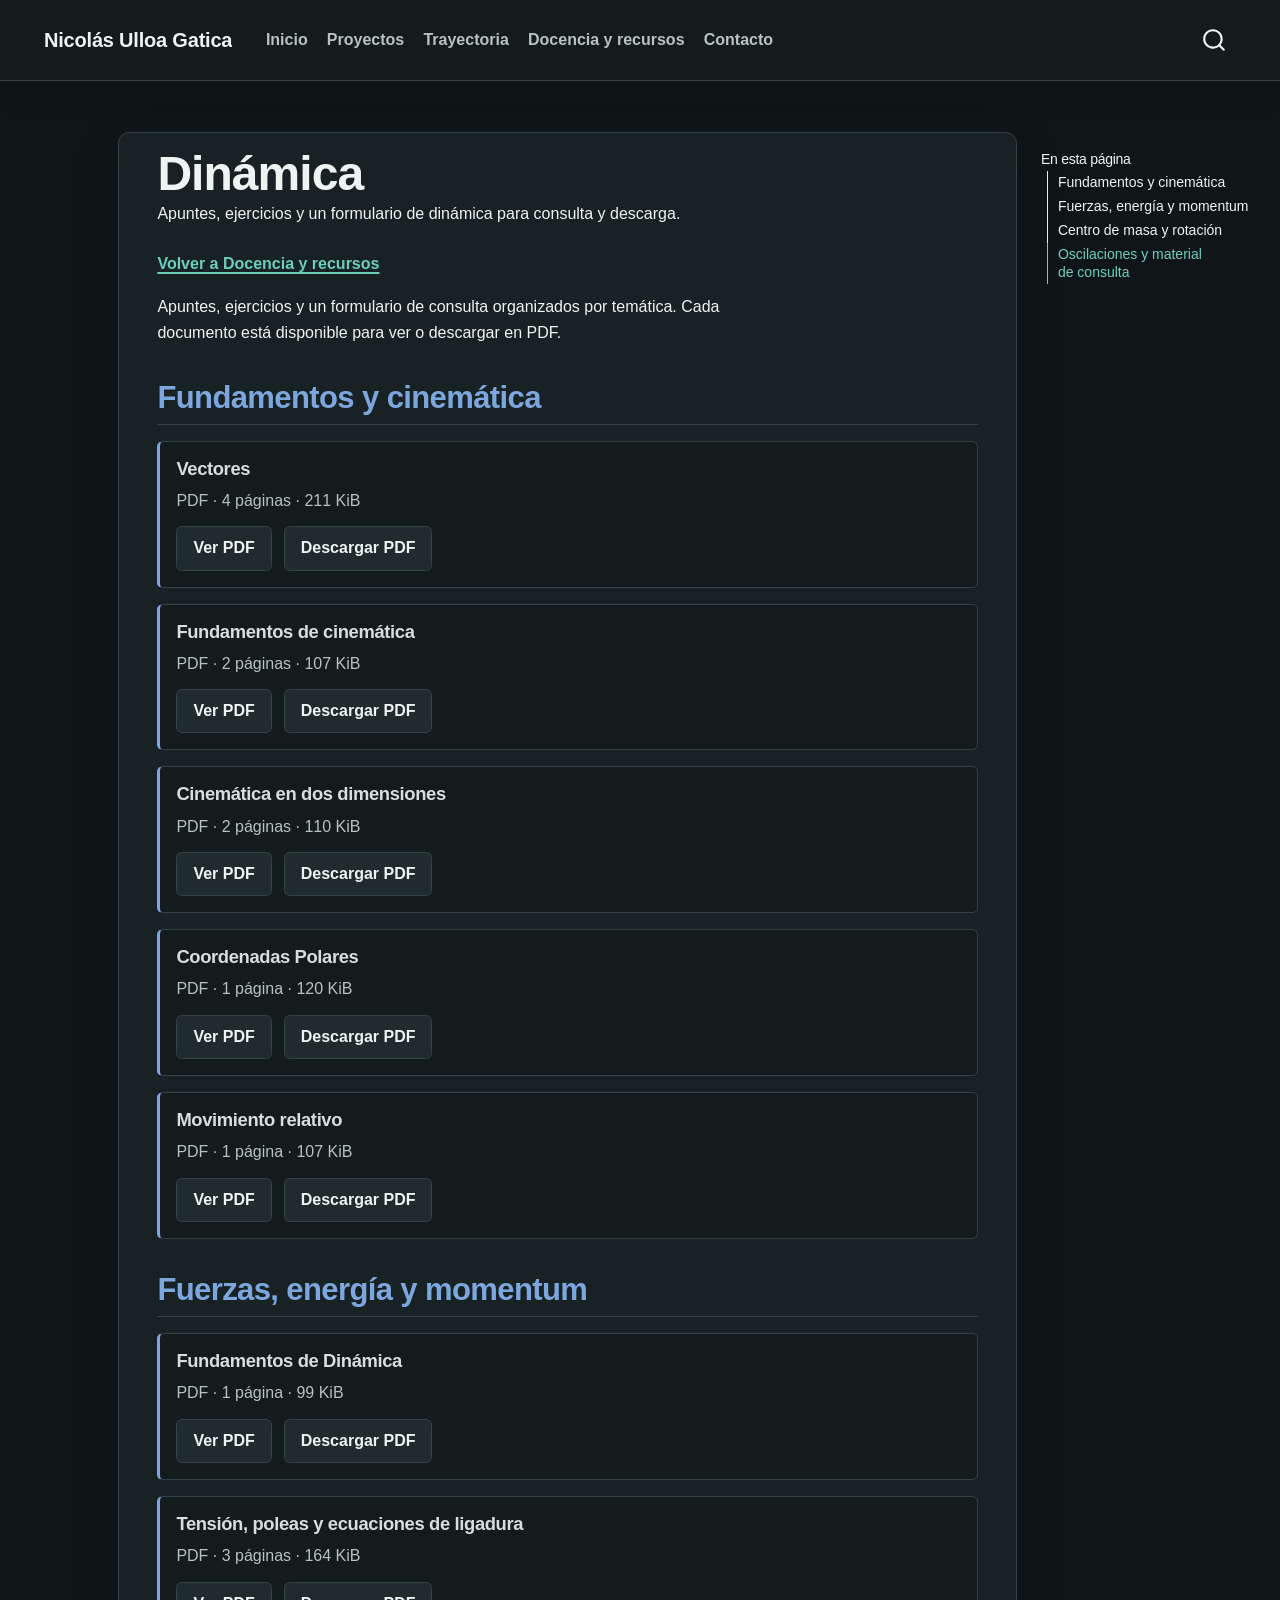
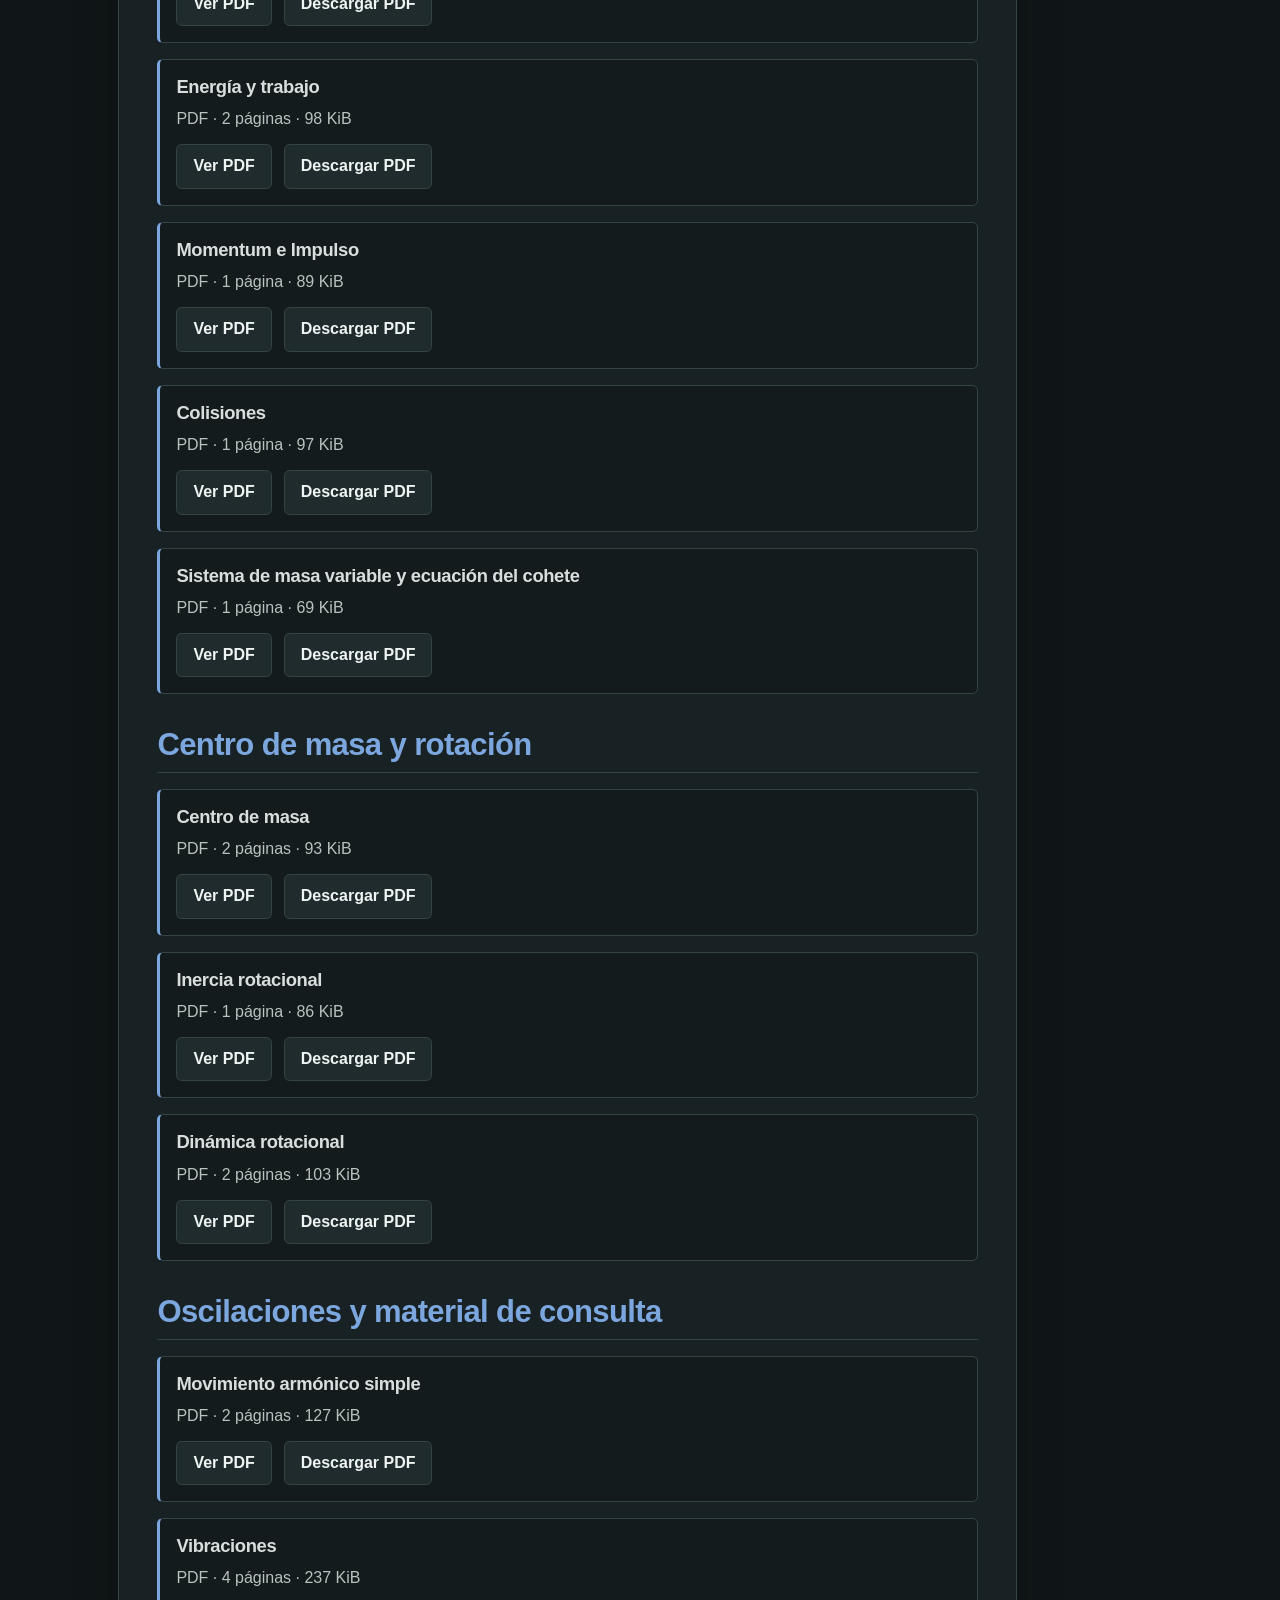
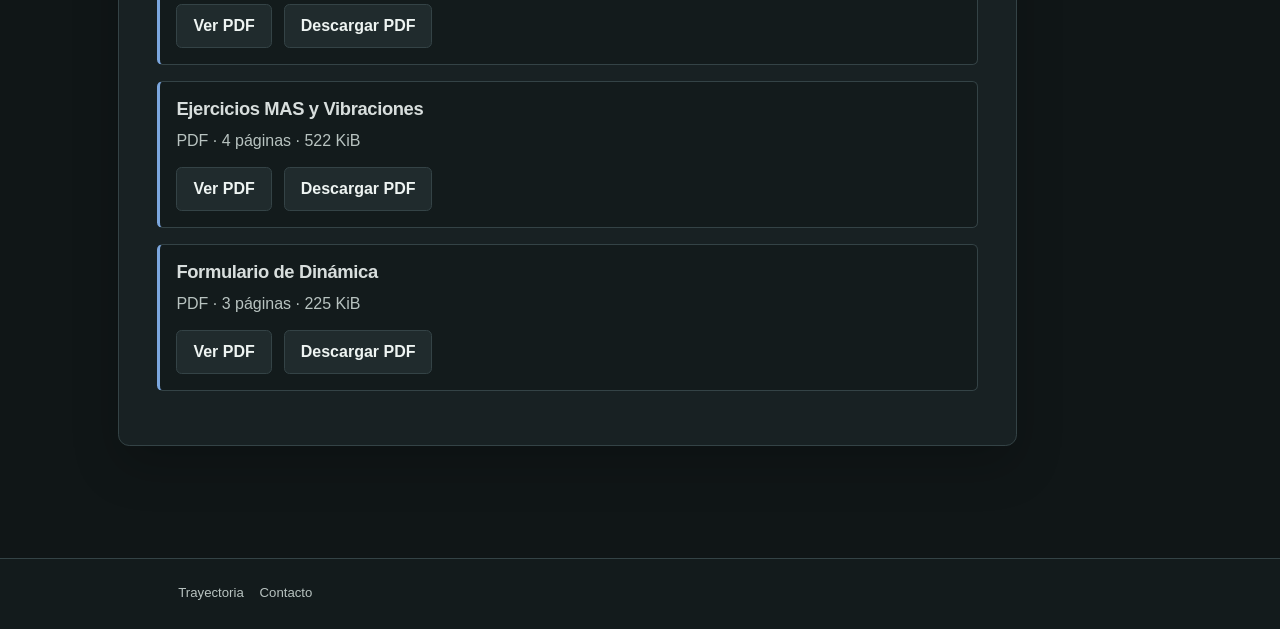
<file: teaching/dinamica/index.html>
<!DOCTYPE html>
<html xmlns="http://www.w3.org/1999/xhtml" lang="es" xml:lang="es"><head>

<meta charset="utf-8">
<meta name="generator" content="quarto-1.10.18">

<meta name="viewport" content="width=device-width, initial-scale=1.0, user-scalable=yes">

<meta name="description" content="Apuntes, ejercicios y un formulario de dinámica para consulta y descarga.">

<title>Dinámica – Nicolás Ulloa Gatica</title>
<style>
/* Default styles provided by pandoc.
** See https://pandoc.org/MANUAL.html#variables-for-html for config info.
*/
span.smallcaps{font-variant: small-caps;}
div.columns{display: flex; gap: 1.5em;}
div.column{flex: auto;}
@media screen {
div.columns{gap: min(4vw, 1.5em);}
div.column{overflow-x: auto;}
}
div.hanging-indent{margin-left: 1.5em; text-indent: -1.5em;}
ul.task-list{list-style: none;}
ul.task-list li input[type="checkbox"] {
  width: 0.8em;
  margin: 0 0.8em 0.2em -1em; /* quarto-specific, see https://github.com/quarto-dev/quarto-cli/issues/4556 */ 
  vertical-align: middle;
}
.display.math{display: block; text-align: center; margin: 0.5rem auto;}
</style>


<script src="../../site_libs/quarto-nav/quarto-nav.js"></script>
<script src="../../site_libs/quarto-nav/headroom.min.js"></script>
<script src="../../site_libs/clipboard/clipboard.min.js"></script>
<script src="../../site_libs/quarto-search/autocomplete.umd.js"></script>
<script src="../../site_libs/quarto-search/fuse.min.js"></script>
<script src="../../site_libs/quarto-search/quarto-search.js"></script>
<meta name="quarto:offset" content="../../">
<script src="../../site_libs/quarto-html/quarto.js" type="module"></script>
<script src="../../site_libs/quarto-html/tabsets/tabsets.js" type="module"></script>
<script src="../../site_libs/quarto-html/popper.min.js"></script>
<script src="../../site_libs/quarto-html/tippy.umd.min.js"></script>
<script src="../../site_libs/quarto-html/anchor.min.js"></script>
<link href="../../site_libs/quarto-html/tippy.css" rel="stylesheet">
<link href="../../site_libs/quarto-html/quarto-syntax-highlighting-dark-85a3acc908edc3a11a86c47ee3a95dc2.css" rel="stylesheet" id="quarto-text-highlighting-styles">
<script src="../../site_libs/bootstrap/bootstrap.min.js"></script>
<link href="../../site_libs/bootstrap/bootstrap-icons.css" rel="stylesheet">
<link href="../../site_libs/bootstrap/bootstrap-6c4d0c2d660dda3519848b8baa77e632.min.css" rel="stylesheet" append-hash="true" id="quarto-bootstrap" data-mode="dark">
<script id="quarto-search-options" type="application/json">{
  "location": "navbar",
  "copy-button": false,
  "collapse-after": 3,
  "panel-placement": "end",
  "type": "overlay",
  "limit": 50,
  "keyboard-shortcut": [
    "f",
    "/",
    "s"
  ],
  "show-item-context": false,
  "language": {
    "search-no-results-text": "No se han encontrado resultados",
    "search-matching-documents-text": "documentos encontrados",
    "search-copy-link-title": "Copiar el enlace en la búsqueda",
    "search-hide-matches-text": "Ocultar resultados adicionales",
    "search-more-match-text": "resultado adicional en este documento",
    "search-more-matches-text": "resultados adicionales en este documento",
    "search-clear-button-title": "Borrar",
    "search-text-placeholder": "",
    "search-detached-cancel-button-title": "Cancelar",
    "search-submit-button-title": "Enviar",
    "search-label": "Buscar"
  }
}</script>


</head>

<body class="nav-fixed dynamics-page quarto-light">

<div id="quarto-search-results"></div>
  <header id="quarto-header" class="headroom fixed-top">
    <nav class="navbar navbar-expand-lg " data-bs-theme="dark">
      <div class="navbar-container container-fluid">
      <div class="navbar-brand-container mx-auto">
    <a class="navbar-brand" href="../../index.html">
    <span class="navbar-title">Nicolás Ulloa Gatica</span>
    </a>
  </div>
            <div id="quarto-search" class="" title="Buscar"></div>
          <button class="navbar-toggler" type="button" data-bs-toggle="collapse" data-bs-target="#navbarCollapse" aria-controls="navbarCollapse" role="menu" aria-expanded="false" aria-label="Navegación de palanca" onclick="if (window.quartoToggleHeadroom) { window.quartoToggleHeadroom(); }">
  <span class="navbar-toggler-icon"></span>
</button>
          <div class="collapse navbar-collapse" id="navbarCollapse">
            <ul class="navbar-nav navbar-nav-scroll me-auto">
  <li class="nav-item">
    <a class="nav-link" href="../../index.html"> 
<span class="menu-text">Inicio</span></a>
  </li>  
  <li class="nav-item">
    <a class="nav-link" href="../../projects/index.html"> 
<span class="menu-text">Proyectos</span></a>
  </li>  
  <li class="nav-item">
    <a class="nav-link" href="../../trayectoria.html"> 
<span class="menu-text">Trayectoria</span></a>
  </li>  
  <li class="nav-item">
    <a class="nav-link" href="../../teaching/index.html"> 
<span class="menu-text">Docencia y recursos</span></a>
  </li>  
  <li class="nav-item">
    <a class="nav-link" href="../../contacto.html"> 
<span class="menu-text">Contacto</span></a>
  </li>  
</ul>
          </div> <!-- /navcollapse -->
            <div class="quarto-navbar-tools">
</div>
      </div> <!-- /container-fluid -->
    </nav>
</header>
<!-- content -->
<div id="quarto-content" class="quarto-container page-columns page-rows-contents page-layout-article page-navbar">
<!-- sidebar -->
<!-- margin-sidebar -->
    <div id="quarto-margin-sidebar" class="sidebar margin-sidebar">
        <nav id="TOC" role="doc-toc" class="toc-active">
    <h2 id="toc-title">En esta página</h2>
   
  <ul class="collapse">
  <li><a href="#fundamentos-y-cinemática" id="toc-fundamentos-y-cinemática" class="nav-link active" data-scroll-target="#fundamentos-y-cinemática">Fundamentos y cinemática</a></li>
  <li><a href="#fuerzas-energía-y-momentum" id="toc-fuerzas-energía-y-momentum" class="nav-link" data-scroll-target="#fuerzas-energía-y-momentum">Fuerzas, energía y momentum</a></li>
  <li><a href="#centro-de-masa-y-rotación" id="toc-centro-de-masa-y-rotación" class="nav-link" data-scroll-target="#centro-de-masa-y-rotación">Centro de masa y rotación</a></li>
  <li><a href="#oscilaciones-y-material-de-consulta" id="toc-oscilaciones-y-material-de-consulta" class="nav-link" data-scroll-target="#oscilaciones-y-material-de-consulta">Oscilaciones y material de consulta</a></li>
  </ul>
</nav>
    </div>
<!-- main -->
<main class="content" id="quarto-document-content">

<header id="title-block-header" class="quarto-title-block default">
<div class="quarto-title">
<h1 class="title">Dinámica</h1>
</div>

<div>
  <div class="description">
    Apuntes, ejercicios y un formulario de dinámica para consulta y descarga.
  </div>
</div>


<div class="quarto-title-meta">

    
  
    
  </div>
  


</header>


<p><a href="../../teaching/index.html">Volver a Docencia y recursos</a></p>
<p>Apuntes, ejercicios y un formulario de consulta organizados por temática. Cada documento está disponible para ver o descargar en PDF.</p>
<!-- Orden, títulos y metadatos: datos/dinamica.json. Tamaños en KiB (1024 bytes). -->
<section id="fundamentos-y-cinemática" class="level2">
<h2 class="anchored" data-anchor-id="fundamentos-y-cinemática">Fundamentos y cinemática</h2>
<section id="vectores" class="level3 download-card">
<h3 class="anchored" data-anchor-id="vectores">Vectores</h3>
<p>PDF · 4 páginas · 211 KiB</p>
<div class="document-actions">
<p><a href="../../downloads/dinamica/vectores.pdf" class="button-link" aria-label="Ver PDF: Vectores">Ver PDF</a></p>
<p><a href="../../downloads/dinamica/vectores.pdf" class="button-link" download="vectores.pdf" aria-label="Descargar PDF: Vectores">Descargar PDF</a></p>
</div>
</section>
<section id="fundamentos-de-cinemática" class="level3 download-card">
<h3 class="anchored" data-anchor-id="fundamentos-de-cinemática">Fundamentos de cinemática</h3>
<p>PDF · 2 páginas · 107 KiB</p>
<div class="document-actions">
<p><a href="../../downloads/dinamica/fundamentos-de-cinematica.pdf" class="button-link" aria-label="Ver PDF: Fundamentos de cinemática">Ver PDF</a></p>
<p><a href="../../downloads/dinamica/fundamentos-de-cinematica.pdf" class="button-link" download="fundamentos-de-cinematica.pdf" aria-label="Descargar PDF: Fundamentos de cinemática">Descargar PDF</a></p>
</div>
</section>
<section id="cinemática-en-dos-dimensiones" class="level3 download-card">
<h3 class="anchored" data-anchor-id="cinemática-en-dos-dimensiones">Cinemática en dos dimensiones</h3>
<p>PDF · 2 páginas · 110 KiB</p>
<div class="document-actions">
<p><a href="../../downloads/dinamica/cinematica-2d.pdf" class="button-link" aria-label="Ver PDF: Cinemática en dos dimensiones">Ver PDF</a></p>
<p><a href="../../downloads/dinamica/cinematica-2d.pdf" class="button-link" download="cinematica-2d.pdf" aria-label="Descargar PDF: Cinemática en dos dimensiones">Descargar PDF</a></p>
</div>
</section>
<section id="coordenadas-polares" class="level3 download-card">
<h3 class="anchored" data-anchor-id="coordenadas-polares">Coordenadas Polares</h3>
<p>PDF · 1 página · 120 KiB</p>
<div class="document-actions">
<p><a href="../../downloads/dinamica/coordenadas-polares.pdf" class="button-link" aria-label="Ver PDF: Coordenadas Polares">Ver PDF</a></p>
<p><a href="../../downloads/dinamica/coordenadas-polares.pdf" class="button-link" download="coordenadas-polares.pdf" aria-label="Descargar PDF: Coordenadas Polares">Descargar PDF</a></p>
</div>
</section>
<section id="movimiento-relativo" class="level3 download-card">
<h3 class="anchored" data-anchor-id="movimiento-relativo">Movimiento relativo</h3>
<p>PDF · 1 página · 107 KiB</p>
<div class="document-actions">
<p><a href="../../downloads/dinamica/movimiento-relativo.pdf" class="button-link" aria-label="Ver PDF: Movimiento relativo">Ver PDF</a></p>
<p><a href="../../downloads/dinamica/movimiento-relativo.pdf" class="button-link" download="movimiento-relativo.pdf" aria-label="Descargar PDF: Movimiento relativo">Descargar PDF</a></p>
</div>
</section>
</section>
<section id="fuerzas-energía-y-momentum" class="level2">
<h2 class="anchored" data-anchor-id="fuerzas-energía-y-momentum">Fuerzas, energía y momentum</h2>
<section id="fundamentos-de-dinámica" class="level3 download-card">
<h3 class="anchored" data-anchor-id="fundamentos-de-dinámica">Fundamentos de Dinámica</h3>
<p>PDF · 1 página · 99 KiB</p>
<div class="document-actions">
<p><a href="../../downloads/dinamica/fundamentos-de-dinamica.pdf" class="button-link" aria-label="Ver PDF: Fundamentos de Dinámica">Ver PDF</a></p>
<p><a href="../../downloads/dinamica/fundamentos-de-dinamica.pdf" class="button-link" download="fundamentos-de-dinamica.pdf" aria-label="Descargar PDF: Fundamentos de Dinámica">Descargar PDF</a></p>
</div>
</section>
<section id="tensión-poleas-y-ecuaciones-de-ligadura" class="level3 download-card">
<h3 class="anchored" data-anchor-id="tensión-poleas-y-ecuaciones-de-ligadura">Tensión, poleas y ecuaciones de ligadura</h3>
<p>PDF · 3 páginas · 164 KiB</p>
<div class="document-actions">
<p><a href="../../downloads/dinamica/tension.pdf" class="button-link" aria-label="Ver PDF: Tensión, poleas y ecuaciones de ligadura">Ver PDF</a></p>
<p><a href="../../downloads/dinamica/tension.pdf" class="button-link" download="tension.pdf" aria-label="Descargar PDF: Tensión, poleas y ecuaciones de ligadura">Descargar PDF</a></p>
</div>
</section>
<section id="energía-y-trabajo" class="level3 download-card">
<h3 class="anchored" data-anchor-id="energía-y-trabajo">Energía y trabajo</h3>
<p>PDF · 2 páginas · 98 KiB</p>
<div class="document-actions">
<p><a href="../../downloads/dinamica/energia-y-trabajo.pdf" class="button-link" aria-label="Ver PDF: Energía y trabajo">Ver PDF</a></p>
<p><a href="../../downloads/dinamica/energia-y-trabajo.pdf" class="button-link" download="energia-y-trabajo.pdf" aria-label="Descargar PDF: Energía y trabajo">Descargar PDF</a></p>
</div>
</section>
<section id="momentum-e-impulso" class="level3 download-card">
<h3 class="anchored" data-anchor-id="momentum-e-impulso">Momentum e Impulso</h3>
<p>PDF · 1 página · 89 KiB</p>
<div class="document-actions">
<p><a href="../../downloads/dinamica/momentum-e-impulso.pdf" class="button-link" aria-label="Ver PDF: Momentum e Impulso">Ver PDF</a></p>
<p><a href="../../downloads/dinamica/momentum-e-impulso.pdf" class="button-link" download="momentum-e-impulso.pdf" aria-label="Descargar PDF: Momentum e Impulso">Descargar PDF</a></p>
</div>
</section>
<section id="colisiones" class="level3 download-card">
<h3 class="anchored" data-anchor-id="colisiones">Colisiones</h3>
<p>PDF · 1 página · 97 KiB</p>
<div class="document-actions">
<p><a href="../../downloads/dinamica/colisiones.pdf" class="button-link" aria-label="Ver PDF: Colisiones">Ver PDF</a></p>
<p><a href="../../downloads/dinamica/colisiones.pdf" class="button-link" download="colisiones.pdf" aria-label="Descargar PDF: Colisiones">Descargar PDF</a></p>
</div>
</section>
<section id="sistema-de-masa-variable-y-ecuación-del-cohete" class="level3 download-card">
<h3 class="anchored" data-anchor-id="sistema-de-masa-variable-y-ecuación-del-cohete">Sistema de masa variable y ecuación del cohete</h3>
<p>PDF · 1 página · 69 KiB</p>
<div class="document-actions">
<p><a href="../../downloads/dinamica/sistema-de-masa-variable-y-ecuacion-del-cohete.pdf" class="button-link" aria-label="Ver PDF: Sistema de masa variable y ecuación del cohete">Ver PDF</a></p>
<p><a href="../../downloads/dinamica/sistema-de-masa-variable-y-ecuacion-del-cohete.pdf" class="button-link" download="sistema-de-masa-variable-y-ecuacion-del-cohete.pdf" aria-label="Descargar PDF: Sistema de masa variable y ecuación del cohete">Descargar PDF</a></p>
</div>
</section>
</section>
<section id="centro-de-masa-y-rotación" class="level2">
<h2 class="anchored" data-anchor-id="centro-de-masa-y-rotación">Centro de masa y rotación</h2>
<section id="centro-de-masa" class="level3 download-card">
<h3 class="anchored" data-anchor-id="centro-de-masa">Centro de masa</h3>
<p>PDF · 2 páginas · 93 KiB</p>
<div class="document-actions">
<p><a href="../../downloads/dinamica/centro-de-masa.pdf" class="button-link" aria-label="Ver PDF: Centro de masa">Ver PDF</a></p>
<p><a href="../../downloads/dinamica/centro-de-masa.pdf" class="button-link" download="centro-de-masa.pdf" aria-label="Descargar PDF: Centro de masa">Descargar PDF</a></p>
</div>
</section>
<section id="inercia-rotacional" class="level3 download-card">
<h3 class="anchored" data-anchor-id="inercia-rotacional">Inercia rotacional</h3>
<p>PDF · 1 página · 86 KiB</p>
<div class="document-actions">
<p><a href="../../downloads/dinamica/inercia-rotacional.pdf" class="button-link" aria-label="Ver PDF: Inercia rotacional">Ver PDF</a></p>
<p><a href="../../downloads/dinamica/inercia-rotacional.pdf" class="button-link" download="inercia-rotacional.pdf" aria-label="Descargar PDF: Inercia rotacional">Descargar PDF</a></p>
</div>
</section>
<section id="dinámica-rotacional" class="level3 download-card">
<h3 class="anchored" data-anchor-id="dinámica-rotacional">Dinámica rotacional</h3>
<p>PDF · 2 páginas · 103 KiB</p>
<div class="document-actions">
<p><a href="../../downloads/dinamica/dinamica-rotacional.pdf" class="button-link" aria-label="Ver PDF: Dinámica rotacional">Ver PDF</a></p>
<p><a href="../../downloads/dinamica/dinamica-rotacional.pdf" class="button-link" download="dinamica-rotacional.pdf" aria-label="Descargar PDF: Dinámica rotacional">Descargar PDF</a></p>
</div>
</section>
</section>
<section id="oscilaciones-y-material-de-consulta" class="level2">
<h2 class="anchored" data-anchor-id="oscilaciones-y-material-de-consulta">Oscilaciones y material de consulta</h2>
<section id="movimiento-armónico-simple" class="level3 download-card">
<h3 class="anchored" data-anchor-id="movimiento-armónico-simple">Movimiento armónico simple</h3>
<p>PDF · 2 páginas · 127 KiB</p>
<div class="document-actions">
<p><a href="../../downloads/dinamica/mas.pdf" class="button-link" aria-label="Ver PDF: Movimiento armónico simple">Ver PDF</a></p>
<p><a href="../../downloads/dinamica/mas.pdf" class="button-link" download="mas.pdf" aria-label="Descargar PDF: Movimiento armónico simple">Descargar PDF</a></p>
</div>
</section>
<section id="vibraciones" class="level3 download-card">
<h3 class="anchored" data-anchor-id="vibraciones">Vibraciones</h3>
<p>PDF · 4 páginas · 237 KiB</p>
<div class="document-actions">
<p><a href="../../downloads/dinamica/vibraciones.pdf" class="button-link" aria-label="Ver PDF: Vibraciones">Ver PDF</a></p>
<p><a href="../../downloads/dinamica/vibraciones.pdf" class="button-link" download="vibraciones.pdf" aria-label="Descargar PDF: Vibraciones">Descargar PDF</a></p>
</div>
</section>
<section id="ejercicios-mas-y-vibraciones" class="level3 download-card">
<h3 class="anchored" data-anchor-id="ejercicios-mas-y-vibraciones">Ejercicios MAS y Vibraciones</h3>
<p>PDF · 4 páginas · 522 KiB</p>
<div class="document-actions">
<p><a href="../../downloads/dinamica/ejercicios-mas-y-vibraciones.pdf" class="button-link" aria-label="Ver PDF: Ejercicios MAS y Vibraciones">Ver PDF</a></p>
<p><a href="../../downloads/dinamica/ejercicios-mas-y-vibraciones.pdf" class="button-link" download="ejercicios-mas-y-vibraciones.pdf" aria-label="Descargar PDF: Ejercicios MAS y Vibraciones">Descargar PDF</a></p>
</div>
</section>
<section id="formulario-de-dinámica" class="level3 download-card">
<h3 class="anchored" data-anchor-id="formulario-de-dinámica">Formulario de Dinámica</h3>
<p>PDF · 3 páginas · 225 KiB</p>
<div class="document-actions">
<p><a href="../../downloads/dinamica/formulas-dinamica.pdf" class="button-link" aria-label="Ver PDF: Formulario de Dinámica">Ver PDF</a></p>
<p><a href="../../downloads/dinamica/formulas-dinamica.pdf" class="button-link" download="formulas-dinamica.pdf" aria-label="Descargar PDF: Formulario de Dinámica">Descargar PDF</a></p>
</div>
</section>


</section>

</main> <!-- /main -->
<script id="quarto-html-after-body" type="application/javascript">
  window.document.addEventListener("DOMContentLoaded", function (event) {
    const icon = "";
    const anchorJS = new window.AnchorJS();
    anchorJS.options = {
      placement: 'right',
      icon: icon
    };
    anchorJS.add('.anchored');
    const isCodeAnnotation = (el) => {
      for (const clz of el.classList) {
        if (clz.startsWith('code-annotation-')) {                     
          return true;
        }
      }
      return false;
    }
    const onCopySuccess = function(e) {
      // button target
      const button = e.trigger;
      // don't keep focus
      button.blur();
      // flash "checked"
      button.classList.add('code-copy-button-checked');
      var currentTitle = button.getAttribute("title");
      button.setAttribute("title", "Copiado");
      let tooltip;
      if (window.bootstrap) {
        button.setAttribute("data-bs-toggle", "tooltip");
        button.setAttribute("data-bs-placement", "left");
        button.setAttribute("data-bs-title", "Copiado");
        tooltip = new bootstrap.Tooltip(button, 
          { trigger: "manual", 
            customClass: "code-copy-button-tooltip",
            offset: [0, -8]});
        tooltip.show();    
      }
      setTimeout(function() {
        if (tooltip) {
          tooltip.hide();
          button.removeAttribute("data-bs-title");
          button.removeAttribute("data-bs-toggle");
          button.removeAttribute("data-bs-placement");
        }
        button.setAttribute("title", currentTitle);
        button.classList.remove('code-copy-button-checked');
      }, 1000);
      // clear code selection
      e.clearSelection();
    }
    const getTextToCopy = function(trigger) {
      const outerScaffold = trigger.parentElement.cloneNode(true);
      const codeEl = outerScaffold.querySelector('code');
      for (const childEl of codeEl.children) {
        if (isCodeAnnotation(childEl)) {
          childEl.remove();
        }
      }
      return codeEl.innerText;
    }
    const clipboard = new window.ClipboardJS('.code-copy-button:not([data-in-quarto-modal])', {
      text: getTextToCopy
    });
    clipboard.on('success', onCopySuccess);
    if (window.document.getElementById('quarto-embedded-source-code-modal')) {
      const clipboardModal = new window.ClipboardJS('.code-copy-button[data-in-quarto-modal]', {
        text: getTextToCopy,
        container: window.document.getElementById('quarto-embedded-source-code-modal')
      });
      clipboardModal.on('success', onCopySuccess);
    }
      var localhostRegex = new RegExp(/^(?:http|https):\/\/localhost\:?[0-9]*\//);
      var mailtoRegex = new RegExp(/^mailto:/);
        var filterRegex = new RegExp('/' + window.location.host + '/');
      var isInternal = (href) => {
          return filterRegex.test(href) || localhostRegex.test(href) || mailtoRegex.test(href);
      }
      // Inspect non-navigation links and adorn them if external
     var links = window.document.querySelectorAll('a[href]:not(.nav-link):not(.navbar-brand):not(.toc-action):not(.sidebar-link):not(.sidebar-item-toggle):not(.pagination-link):not(.no-external):not([aria-hidden]):not(.dropdown-item):not(.quarto-navigation-tool):not(.about-link)');
      for (var i=0; i<links.length; i++) {
        const link = links[i];
        if (!isInternal(link.href)) {
          // undo the damage that might have been done by quarto-nav.js in the case of
          // links that we want to consider external
          if (link.dataset.originalHref !== undefined) {
            link.href = link.dataset.originalHref;
          }
        }
      }
    function tippyHover(el, contentFn, onTriggerFn, onUntriggerFn) {
      const config = {
        allowHTML: true,
        maxWidth: 500,
        delay: 100,
        arrow: false,
        appendTo: function(el) {
            return el.parentElement;
        },
        interactive: true,
        interactiveBorder: 10,
        theme: 'quarto',
        placement: 'bottom-start',
      };
      if (contentFn) {
        config.content = contentFn;
      }
      if (onTriggerFn) {
        config.onTrigger = onTriggerFn;
      }
      if (onUntriggerFn) {
        config.onUntrigger = onUntriggerFn;
      }
      window.tippy(el, config); 
    }
    const noterefs = window.document.querySelectorAll('a[role="doc-noteref"]');
    for (var i=0; i<noterefs.length; i++) {
      const ref = noterefs[i];
      tippyHover(ref, function() {
        // use id or data attribute instead here
        let href = ref.getAttribute('data-footnote-href') || ref.getAttribute('href');
        try { href = new URL(href).hash; } catch {}
        const id = href.replace(/^#\/?/, "");
        const note = window.document.getElementById(id);
        if (note) {
          return note.innerHTML;
        } else {
          return "";
        }
      });
    }
    const xrefs = window.document.querySelectorAll('a.quarto-xref');
    const processXRef = (id, note) => {
      // Strip column container classes
      const stripColumnClz = (el) => {
        el.classList.remove("page-full", "page-columns");
        if (el.children) {
          for (const child of el.children) {
            stripColumnClz(child);
          }
        }
      }
      stripColumnClz(note)
      if (id === null || id.startsWith('sec-')) {
        // Special case sections, only their first couple elements
        const container = document.createElement("div");
        if (note.children && note.children.length > 2) {
          container.appendChild(note.children[0].cloneNode(true));
          for (let i = 1; i < note.children.length; i++) {
            const child = note.children[i];
            if (child.tagName === "P" && child.innerText === "") {
              continue;
            } else {
              container.appendChild(child.cloneNode(true));
              break;
            }
          }
          if (window.Quarto?.typesetMath) {
            window.Quarto.typesetMath(container);
          }
          return container.innerHTML
        } else {
          if (window.Quarto?.typesetMath) {
            window.Quarto.typesetMath(note);
          }
          return note.innerHTML;
        }
      } else {
        // Remove any anchor links if they are present
        const anchorLink = note.querySelector('a.anchorjs-link');
        if (anchorLink) {
          anchorLink.remove();
        }
        if (window.Quarto?.typesetMath) {
          window.Quarto.typesetMath(note);
        }
        if (note.classList.contains("callout")) {
          return note.outerHTML;
        } else {
          return note.innerHTML;
        }
      }
    }
    for (var i=0; i<xrefs.length; i++) {
      const xref = xrefs[i];
      tippyHover(xref, undefined, function(instance) {
        instance.disable();
        let url = xref.getAttribute('href');
        let hash = undefined; 
        if (url.startsWith('#')) {
          hash = url;
        } else {
          try { hash = new URL(url).hash; } catch {}
        }
        if (hash) {
          const id = hash.replace(/^#\/?/, "");
          const note = window.document.getElementById(id);
          if (note !== null) {
            try {
              const html = processXRef(id, note.cloneNode(true));
              instance.setContent(html);
            } finally {
              instance.enable();
              instance.show();
            }
          } else {
            // See if we can fetch this
            fetch(url.split('#')[0])
            .then(res => res.text())
            .then(html => {
              const parser = new DOMParser();
              const htmlDoc = parser.parseFromString(html, "text/html");
              const note = htmlDoc.getElementById(id);
              if (note !== null) {
                const html = processXRef(id, note);
                instance.setContent(html);
              } 
            }).finally(() => {
              instance.enable();
              instance.show();
            });
          }
        } else {
          // See if we can fetch a full url (with no hash to target)
          // This is a special case and we should probably do some content thinning / targeting
          fetch(url)
          .then(res => res.text())
          .then(html => {
            const parser = new DOMParser();
            const htmlDoc = parser.parseFromString(html, "text/html");
            const note = htmlDoc.querySelector('main.content');
            if (note !== null) {
              // This should only happen for chapter cross references
              // (since there is no id in the URL)
              // remove the first header
              if (note.children.length > 0 && note.children[0].tagName === "HEADER") {
                note.children[0].remove();
              }
              const html = processXRef(null, note);
              instance.setContent(html);
            } 
          }).finally(() => {
            instance.enable();
            instance.show();
          });
        }
      }, function(instance) {
      });
    }
        let selectedAnnoteEl;
        const selectorForAnnotation = ( cell, annotation) => {
          let cellAttr = 'data-code-cell="' + cell + '"';
          let lineAttr = 'data-code-annotation="' +  annotation + '"';
          const selector = 'span[' + cellAttr + '][' + lineAttr + ']';
          return selector;
        }
        const selectCodeLines = (annoteEl) => {
          const doc = window.document;
          const targetCell = annoteEl.getAttribute("data-target-cell");
          const targetAnnotation = annoteEl.getAttribute("data-target-annotation");
          const annoteSpan = window.document.querySelector(selectorForAnnotation(targetCell, targetAnnotation));
          const lines = annoteSpan.getAttribute("data-code-lines").split(",");
          const lineIds = lines.map((line) => {
            return targetCell + "-" + line;
          })
          let top = null;
          let height = null;
          let parent = null;
          if (lineIds.length > 0) {
              //compute the position of the single el (top and bottom and make a div)
              const el = window.document.getElementById(lineIds[0]);
              top = el.offsetTop;
              height = el.offsetHeight;
              parent = el.parentElement.parentElement;
            if (lineIds.length > 1) {
              const lastEl = window.document.getElementById(lineIds[lineIds.length - 1]);
              const bottom = lastEl.offsetTop + lastEl.offsetHeight;
              height = bottom - top;
            }
            if (top !== null && height !== null && parent !== null) {
              // cook up a div (if necessary) and position it 
              let div = window.document.getElementById("code-annotation-line-highlight");
              if (div === null) {
                div = window.document.createElement("div");
                div.setAttribute("id", "code-annotation-line-highlight");
                div.style.position = 'absolute';
                parent.appendChild(div);
              }
              div.style.top = top - 2 + "px";
              div.style.height = height + 4 + "px";
              div.style.left = 0;
              let gutterDiv = window.document.getElementById("code-annotation-line-highlight-gutter");
              if (gutterDiv === null) {
                gutterDiv = window.document.createElement("div");
                gutterDiv.setAttribute("id", "code-annotation-line-highlight-gutter");
                gutterDiv.style.position = 'absolute';
                const codeCell = window.document.getElementById(targetCell);
                const gutter = codeCell.querySelector('.code-annotation-gutter');
                gutter.appendChild(gutterDiv);
              }
              gutterDiv.style.top = top - 2 + "px";
              gutterDiv.style.height = height + 4 + "px";
            }
            selectedAnnoteEl = annoteEl;
          }
        };
        const unselectCodeLines = () => {
          const elementsIds = ["code-annotation-line-highlight", "code-annotation-line-highlight-gutter"];
          elementsIds.forEach((elId) => {
            const div = window.document.getElementById(elId);
            if (div) {
              div.remove();
            }
          });
          selectedAnnoteEl = undefined;
        };
          // Handle positioning of the toggle
      window.addEventListener(
        "resize",
        throttle(() => {
          elRect = undefined;
          if (selectedAnnoteEl) {
            selectCodeLines(selectedAnnoteEl);
          }
        }, 10)
      );
      function throttle(fn, ms) {
      let throttle = false;
      let timer;
        return (...args) => {
          if(!throttle) { // first call gets through
              fn.apply(this, args);
              throttle = true;
          } else { // all the others get throttled
              if(timer) clearTimeout(timer); // cancel #2
              timer = setTimeout(() => {
                fn.apply(this, args);
                timer = throttle = false;
              }, ms);
          }
        };
      }
        // Attach click handler to the DT
        const annoteDls = window.document.querySelectorAll('dt[data-target-cell]');
        for (const annoteDlNode of annoteDls) {
          annoteDlNode.addEventListener('click', (event) => {
            const clickedEl = event.target;
            if (clickedEl !== selectedAnnoteEl) {
              unselectCodeLines();
              const activeEl = window.document.querySelector('dt[data-target-cell].code-annotation-active');
              if (activeEl) {
                activeEl.classList.remove('code-annotation-active');
              }
              selectCodeLines(clickedEl);
              clickedEl.classList.add('code-annotation-active');
            } else {
              // Unselect the line
              unselectCodeLines();
              clickedEl.classList.remove('code-annotation-active');
            }
          });
        }
    const findCites = (el) => {
      const parentEl = el.parentElement;
      if (parentEl) {
        const cites = parentEl.dataset.cites;
        if (cites) {
          return {
            el,
            cites: cites.split(' ')
          };
        } else {
          return findCites(el.parentElement)
        }
      } else {
        return undefined;
      }
    };
    var bibliorefs = window.document.querySelectorAll('a[role="doc-biblioref"]');
    for (var i=0; i<bibliorefs.length; i++) {
      const ref = bibliorefs[i];
      const citeInfo = findCites(ref);
      if (citeInfo) {
        tippyHover(citeInfo.el, function() {
          var popup = window.document.createElement('div');
          citeInfo.cites.forEach(function(cite) {
            var citeDiv = window.document.createElement('div');
            citeDiv.classList.add('hanging-indent');
            citeDiv.classList.add('csl-entry');
            var biblioDiv = window.document.getElementById('ref-' + cite);
            if (biblioDiv) {
              citeDiv.innerHTML = biblioDiv.innerHTML;
            }
            popup.appendChild(citeDiv);
          });
          return popup.innerHTML;
        });
      }
    }
  });
  </script>
</div> <!-- /content -->
<footer class="footer">
  <div class="nav-footer">
    <div class="nav-footer-left">
      <ul class="footer-items list-unstyled">
    <li class="nav-item">
    <a class="nav-link" href="../../trayectoria.html">
<p>Trayectoria</p>
</a>
  </li>  
    <li class="nav-item">
    <a class="nav-link" href="../../contacto.html">
<p>Contacto</p>
</a>
  </li>  
</ul>
    </div>   
    <div class="nav-footer-center">
      &nbsp;
    </div>
    <div class="nav-footer-right">
      &nbsp;
    </div>
  </div>
</footer>




</body></html>
</file>
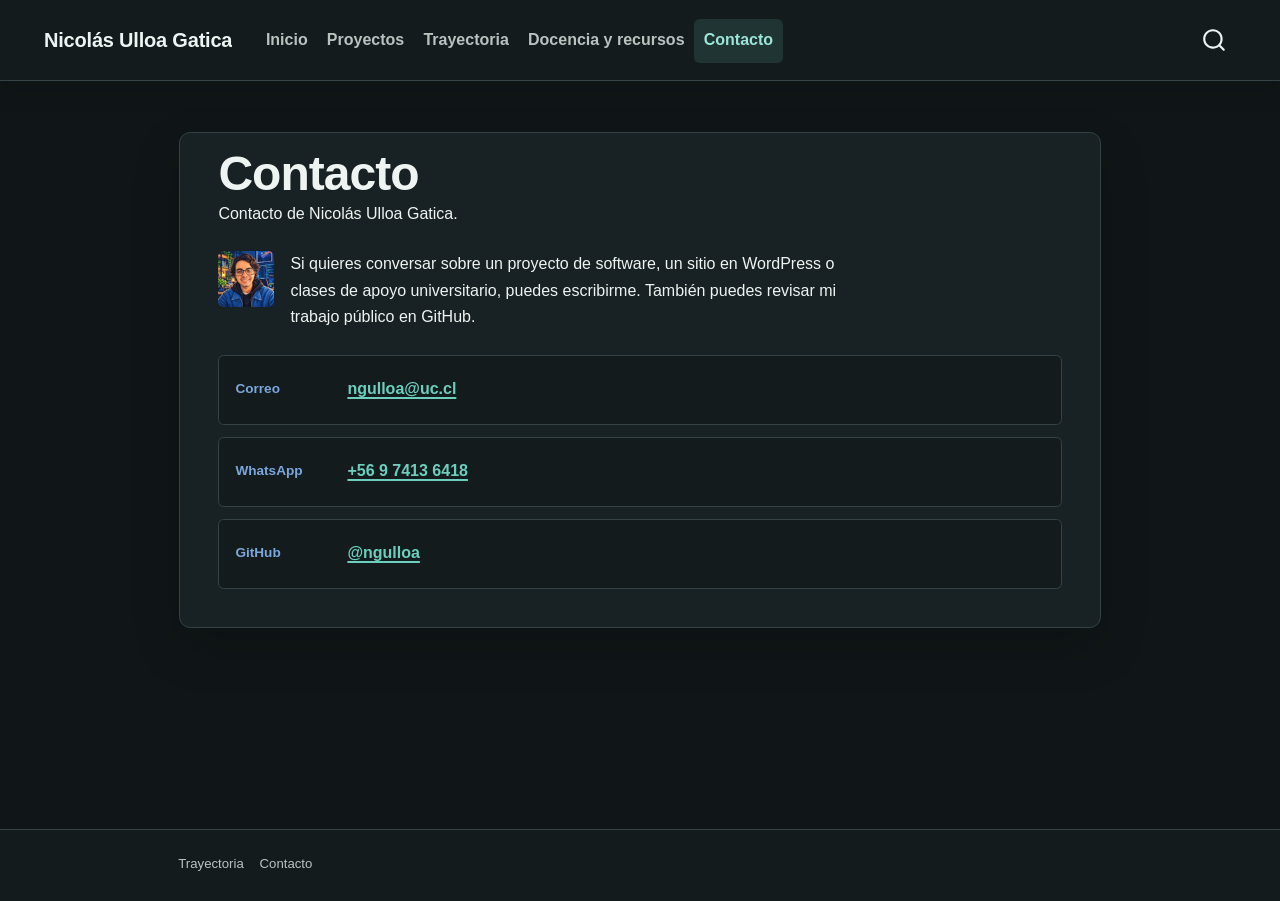
<file: contacto.html>
<!DOCTYPE html>
<html xmlns="http://www.w3.org/1999/xhtml" lang="es" xml:lang="es"><head>

<meta charset="utf-8">
<meta name="generator" content="quarto-1.10.18">

<meta name="viewport" content="width=device-width, initial-scale=1.0, user-scalable=yes">

<meta name="description" content="Contacto de Nicolás Ulloa Gatica.">

<title>Contacto – Nicolás Ulloa Gatica</title>
<style>
/* Default styles provided by pandoc.
** See https://pandoc.org/MANUAL.html#variables-for-html for config info.
*/
span.smallcaps{font-variant: small-caps;}
div.columns{display: flex; gap: 1.5em;}
div.column{flex: auto;}
@media screen {
div.columns{gap: min(4vw, 1.5em);}
div.column{overflow-x: auto;}
}
div.hanging-indent{margin-left: 1.5em; text-indent: -1.5em;}
ul.task-list{list-style: none;}
ul.task-list li input[type="checkbox"] {
  width: 0.8em;
  margin: 0 0.8em 0.2em -1em; /* quarto-specific, see https://github.com/quarto-dev/quarto-cli/issues/4556 */ 
  vertical-align: middle;
}
.display.math{display: block; text-align: center; margin: 0.5rem auto;}
</style>


<script src="site_libs/quarto-nav/quarto-nav.js"></script>
<script src="site_libs/quarto-nav/headroom.min.js"></script>
<script src="site_libs/clipboard/clipboard.min.js"></script>
<script src="site_libs/quarto-search/autocomplete.umd.js"></script>
<script src="site_libs/quarto-search/fuse.min.js"></script>
<script src="site_libs/quarto-search/quarto-search.js"></script>
<meta name="quarto:offset" content="./">
<script src="site_libs/quarto-html/quarto.js" type="module"></script>
<script src="site_libs/quarto-html/tabsets/tabsets.js" type="module"></script>
<script src="site_libs/quarto-html/popper.min.js"></script>
<script src="site_libs/quarto-html/tippy.umd.min.js"></script>
<script src="site_libs/quarto-html/anchor.min.js"></script>
<link href="site_libs/quarto-html/tippy.css" rel="stylesheet">
<link href="site_libs/quarto-html/quarto-syntax-highlighting-dark-85a3acc908edc3a11a86c47ee3a95dc2.css" rel="stylesheet" id="quarto-text-highlighting-styles">
<script src="site_libs/bootstrap/bootstrap.min.js"></script>
<link href="site_libs/bootstrap/bootstrap-icons.css" rel="stylesheet">
<link href="site_libs/bootstrap/bootstrap-6c4d0c2d660dda3519848b8baa77e632.min.css" rel="stylesheet" append-hash="true" id="quarto-bootstrap" data-mode="dark">
<script id="quarto-search-options" type="application/json">{
  "location": "navbar",
  "copy-button": false,
  "collapse-after": 3,
  "panel-placement": "end",
  "type": "overlay",
  "limit": 50,
  "keyboard-shortcut": [
    "f",
    "/",
    "s"
  ],
  "show-item-context": false,
  "language": {
    "search-no-results-text": "No se han encontrado resultados",
    "search-matching-documents-text": "documentos encontrados",
    "search-copy-link-title": "Copiar el enlace en la búsqueda",
    "search-hide-matches-text": "Ocultar resultados adicionales",
    "search-more-match-text": "resultado adicional en este documento",
    "search-more-matches-text": "resultados adicionales en este documento",
    "search-clear-button-title": "Borrar",
    "search-text-placeholder": "",
    "search-detached-cancel-button-title": "Cancelar",
    "search-submit-button-title": "Enviar",
    "search-label": "Buscar"
  }
}</script>


</head>

<body class="nav-fixed contact-page fullcontent quarto-light">

<div id="quarto-search-results"></div>
  <header id="quarto-header" class="headroom fixed-top">
    <nav class="navbar navbar-expand-lg " data-bs-theme="dark">
      <div class="navbar-container container-fluid">
      <div class="navbar-brand-container mx-auto">
    <a class="navbar-brand" href="./index.html">
    <span class="navbar-title">Nicolás Ulloa Gatica</span>
    </a>
  </div>
            <div id="quarto-search" class="" title="Buscar"></div>
          <button class="navbar-toggler" type="button" data-bs-toggle="collapse" data-bs-target="#navbarCollapse" aria-controls="navbarCollapse" role="menu" aria-expanded="false" aria-label="Navegación de palanca" onclick="if (window.quartoToggleHeadroom) { window.quartoToggleHeadroom(); }">
  <span class="navbar-toggler-icon"></span>
</button>
          <div class="collapse navbar-collapse" id="navbarCollapse">
            <ul class="navbar-nav navbar-nav-scroll me-auto">
  <li class="nav-item">
    <a class="nav-link" href="./index.html"> 
<span class="menu-text">Inicio</span></a>
  </li>  
  <li class="nav-item">
    <a class="nav-link" href="./projects/index.html"> 
<span class="menu-text">Proyectos</span></a>
  </li>  
  <li class="nav-item">
    <a class="nav-link" href="./trayectoria.html"> 
<span class="menu-text">Trayectoria</span></a>
  </li>  
  <li class="nav-item">
    <a class="nav-link" href="./teaching/index.html"> 
<span class="menu-text">Docencia y recursos</span></a>
  </li>  
  <li class="nav-item">
    <a class="nav-link active" href="./contacto.html" aria-current="page"> 
<span class="menu-text">Contacto</span></a>
  </li>  
</ul>
          </div> <!-- /navcollapse -->
            <div class="quarto-navbar-tools">
</div>
      </div> <!-- /container-fluid -->
    </nav>
</header>
<!-- content -->
<div id="quarto-content" class="quarto-container page-columns page-rows-contents page-layout-article page-navbar">
<!-- sidebar -->
<!-- margin-sidebar -->
    
<!-- main -->
<main class="content" id="quarto-document-content">

<header id="title-block-header" class="quarto-title-block default">
<div class="quarto-title">
<h1 class="title">Contacto</h1>
</div>

<div>
  <div class="description">
    Contacto de Nicolás Ulloa Gatica.
  </div>
</div>


<div class="quarto-title-meta">

    
  
    
  </div>
  


</header>


<div class="contact-intro">
<img class="contact-avatar" src="assets/perfil/contacto-avatar.webp" alt="" width="64" height="64">
<p>Si quieres conversar sobre un proyecto de software, un sitio en WordPress o clases de apoyo universitario, puedes escribirme. También puedes revisar mi trabajo público en GitHub.</p>
</div>
<dl class="contact-options">
<div><dt>Correo</dt><dd><a href="mailto:ngulloa@uc.cl">ngulloa@uc.cl</a></dd></div>
<div><dt>WhatsApp</dt><dd><a href="https://wa.me/56974136418">+56 9 7413 6418</a></dd></div>
<div><dt>GitHub</dt><dd><a href="https://github.com/ngulloa">@ngulloa</a></dd></div>
</dl>



</main> <!-- /main -->
<script id="quarto-html-after-body" type="application/javascript">
  window.document.addEventListener("DOMContentLoaded", function (event) {
    const icon = "";
    const anchorJS = new window.AnchorJS();
    anchorJS.options = {
      placement: 'right',
      icon: icon
    };
    anchorJS.add('.anchored');
    const isCodeAnnotation = (el) => {
      for (const clz of el.classList) {
        if (clz.startsWith('code-annotation-')) {                     
          return true;
        }
      }
      return false;
    }
    const onCopySuccess = function(e) {
      // button target
      const button = e.trigger;
      // don't keep focus
      button.blur();
      // flash "checked"
      button.classList.add('code-copy-button-checked');
      var currentTitle = button.getAttribute("title");
      button.setAttribute("title", "Copiado");
      let tooltip;
      if (window.bootstrap) {
        button.setAttribute("data-bs-toggle", "tooltip");
        button.setAttribute("data-bs-placement", "left");
        button.setAttribute("data-bs-title", "Copiado");
        tooltip = new bootstrap.Tooltip(button, 
          { trigger: "manual", 
            customClass: "code-copy-button-tooltip",
            offset: [0, -8]});
        tooltip.show();    
      }
      setTimeout(function() {
        if (tooltip) {
          tooltip.hide();
          button.removeAttribute("data-bs-title");
          button.removeAttribute("data-bs-toggle");
          button.removeAttribute("data-bs-placement");
        }
        button.setAttribute("title", currentTitle);
        button.classList.remove('code-copy-button-checked');
      }, 1000);
      // clear code selection
      e.clearSelection();
    }
    const getTextToCopy = function(trigger) {
      const outerScaffold = trigger.parentElement.cloneNode(true);
      const codeEl = outerScaffold.querySelector('code');
      for (const childEl of codeEl.children) {
        if (isCodeAnnotation(childEl)) {
          childEl.remove();
        }
      }
      return codeEl.innerText;
    }
    const clipboard = new window.ClipboardJS('.code-copy-button:not([data-in-quarto-modal])', {
      text: getTextToCopy
    });
    clipboard.on('success', onCopySuccess);
    if (window.document.getElementById('quarto-embedded-source-code-modal')) {
      const clipboardModal = new window.ClipboardJS('.code-copy-button[data-in-quarto-modal]', {
        text: getTextToCopy,
        container: window.document.getElementById('quarto-embedded-source-code-modal')
      });
      clipboardModal.on('success', onCopySuccess);
    }
      var localhostRegex = new RegExp(/^(?:http|https):\/\/localhost\:?[0-9]*\//);
      var mailtoRegex = new RegExp(/^mailto:/);
        var filterRegex = new RegExp('/' + window.location.host + '/');
      var isInternal = (href) => {
          return filterRegex.test(href) || localhostRegex.test(href) || mailtoRegex.test(href);
      }
      // Inspect non-navigation links and adorn them if external
     var links = window.document.querySelectorAll('a[href]:not(.nav-link):not(.navbar-brand):not(.toc-action):not(.sidebar-link):not(.sidebar-item-toggle):not(.pagination-link):not(.no-external):not([aria-hidden]):not(.dropdown-item):not(.quarto-navigation-tool):not(.about-link)');
      for (var i=0; i<links.length; i++) {
        const link = links[i];
        if (!isInternal(link.href)) {
          // undo the damage that might have been done by quarto-nav.js in the case of
          // links that we want to consider external
          if (link.dataset.originalHref !== undefined) {
            link.href = link.dataset.originalHref;
          }
        }
      }
    function tippyHover(el, contentFn, onTriggerFn, onUntriggerFn) {
      const config = {
        allowHTML: true,
        maxWidth: 500,
        delay: 100,
        arrow: false,
        appendTo: function(el) {
            return el.parentElement;
        },
        interactive: true,
        interactiveBorder: 10,
        theme: 'quarto',
        placement: 'bottom-start',
      };
      if (contentFn) {
        config.content = contentFn;
      }
      if (onTriggerFn) {
        config.onTrigger = onTriggerFn;
      }
      if (onUntriggerFn) {
        config.onUntrigger = onUntriggerFn;
      }
      window.tippy(el, config); 
    }
    const noterefs = window.document.querySelectorAll('a[role="doc-noteref"]');
    for (var i=0; i<noterefs.length; i++) {
      const ref = noterefs[i];
      tippyHover(ref, function() {
        // use id or data attribute instead here
        let href = ref.getAttribute('data-footnote-href') || ref.getAttribute('href');
        try { href = new URL(href).hash; } catch {}
        const id = href.replace(/^#\/?/, "");
        const note = window.document.getElementById(id);
        if (note) {
          return note.innerHTML;
        } else {
          return "";
        }
      });
    }
    const xrefs = window.document.querySelectorAll('a.quarto-xref');
    const processXRef = (id, note) => {
      // Strip column container classes
      const stripColumnClz = (el) => {
        el.classList.remove("page-full", "page-columns");
        if (el.children) {
          for (const child of el.children) {
            stripColumnClz(child);
          }
        }
      }
      stripColumnClz(note)
      if (id === null || id.startsWith('sec-')) {
        // Special case sections, only their first couple elements
        const container = document.createElement("div");
        if (note.children && note.children.length > 2) {
          container.appendChild(note.children[0].cloneNode(true));
          for (let i = 1; i < note.children.length; i++) {
            const child = note.children[i];
            if (child.tagName === "P" && child.innerText === "") {
              continue;
            } else {
              container.appendChild(child.cloneNode(true));
              break;
            }
          }
          if (window.Quarto?.typesetMath) {
            window.Quarto.typesetMath(container);
          }
          return container.innerHTML
        } else {
          if (window.Quarto?.typesetMath) {
            window.Quarto.typesetMath(note);
          }
          return note.innerHTML;
        }
      } else {
        // Remove any anchor links if they are present
        const anchorLink = note.querySelector('a.anchorjs-link');
        if (anchorLink) {
          anchorLink.remove();
        }
        if (window.Quarto?.typesetMath) {
          window.Quarto.typesetMath(note);
        }
        if (note.classList.contains("callout")) {
          return note.outerHTML;
        } else {
          return note.innerHTML;
        }
      }
    }
    for (var i=0; i<xrefs.length; i++) {
      const xref = xrefs[i];
      tippyHover(xref, undefined, function(instance) {
        instance.disable();
        let url = xref.getAttribute('href');
        let hash = undefined; 
        if (url.startsWith('#')) {
          hash = url;
        } else {
          try { hash = new URL(url).hash; } catch {}
        }
        if (hash) {
          const id = hash.replace(/^#\/?/, "");
          const note = window.document.getElementById(id);
          if (note !== null) {
            try {
              const html = processXRef(id, note.cloneNode(true));
              instance.setContent(html);
            } finally {
              instance.enable();
              instance.show();
            }
          } else {
            // See if we can fetch this
            fetch(url.split('#')[0])
            .then(res => res.text())
            .then(html => {
              const parser = new DOMParser();
              const htmlDoc = parser.parseFromString(html, "text/html");
              const note = htmlDoc.getElementById(id);
              if (note !== null) {
                const html = processXRef(id, note);
                instance.setContent(html);
              } 
            }).finally(() => {
              instance.enable();
              instance.show();
            });
          }
        } else {
          // See if we can fetch a full url (with no hash to target)
          // This is a special case and we should probably do some content thinning / targeting
          fetch(url)
          .then(res => res.text())
          .then(html => {
            const parser = new DOMParser();
            const htmlDoc = parser.parseFromString(html, "text/html");
            const note = htmlDoc.querySelector('main.content');
            if (note !== null) {
              // This should only happen for chapter cross references
              // (since there is no id in the URL)
              // remove the first header
              if (note.children.length > 0 && note.children[0].tagName === "HEADER") {
                note.children[0].remove();
              }
              const html = processXRef(null, note);
              instance.setContent(html);
            } 
          }).finally(() => {
            instance.enable();
            instance.show();
          });
        }
      }, function(instance) {
      });
    }
        let selectedAnnoteEl;
        const selectorForAnnotation = ( cell, annotation) => {
          let cellAttr = 'data-code-cell="' + cell + '"';
          let lineAttr = 'data-code-annotation="' +  annotation + '"';
          const selector = 'span[' + cellAttr + '][' + lineAttr + ']';
          return selector;
        }
        const selectCodeLines = (annoteEl) => {
          const doc = window.document;
          const targetCell = annoteEl.getAttribute("data-target-cell");
          const targetAnnotation = annoteEl.getAttribute("data-target-annotation");
          const annoteSpan = window.document.querySelector(selectorForAnnotation(targetCell, targetAnnotation));
          const lines = annoteSpan.getAttribute("data-code-lines").split(",");
          const lineIds = lines.map((line) => {
            return targetCell + "-" + line;
          })
          let top = null;
          let height = null;
          let parent = null;
          if (lineIds.length > 0) {
              //compute the position of the single el (top and bottom and make a div)
              const el = window.document.getElementById(lineIds[0]);
              top = el.offsetTop;
              height = el.offsetHeight;
              parent = el.parentElement.parentElement;
            if (lineIds.length > 1) {
              const lastEl = window.document.getElementById(lineIds[lineIds.length - 1]);
              const bottom = lastEl.offsetTop + lastEl.offsetHeight;
              height = bottom - top;
            }
            if (top !== null && height !== null && parent !== null) {
              // cook up a div (if necessary) and position it 
              let div = window.document.getElementById("code-annotation-line-highlight");
              if (div === null) {
                div = window.document.createElement("div");
                div.setAttribute("id", "code-annotation-line-highlight");
                div.style.position = 'absolute';
                parent.appendChild(div);
              }
              div.style.top = top - 2 + "px";
              div.style.height = height + 4 + "px";
              div.style.left = 0;
              let gutterDiv = window.document.getElementById("code-annotation-line-highlight-gutter");
              if (gutterDiv === null) {
                gutterDiv = window.document.createElement("div");
                gutterDiv.setAttribute("id", "code-annotation-line-highlight-gutter");
                gutterDiv.style.position = 'absolute';
                const codeCell = window.document.getElementById(targetCell);
                const gutter = codeCell.querySelector('.code-annotation-gutter');
                gutter.appendChild(gutterDiv);
              }
              gutterDiv.style.top = top - 2 + "px";
              gutterDiv.style.height = height + 4 + "px";
            }
            selectedAnnoteEl = annoteEl;
          }
        };
        const unselectCodeLines = () => {
          const elementsIds = ["code-annotation-line-highlight", "code-annotation-line-highlight-gutter"];
          elementsIds.forEach((elId) => {
            const div = window.document.getElementById(elId);
            if (div) {
              div.remove();
            }
          });
          selectedAnnoteEl = undefined;
        };
          // Handle positioning of the toggle
      window.addEventListener(
        "resize",
        throttle(() => {
          elRect = undefined;
          if (selectedAnnoteEl) {
            selectCodeLines(selectedAnnoteEl);
          }
        }, 10)
      );
      function throttle(fn, ms) {
      let throttle = false;
      let timer;
        return (...args) => {
          if(!throttle) { // first call gets through
              fn.apply(this, args);
              throttle = true;
          } else { // all the others get throttled
              if(timer) clearTimeout(timer); // cancel #2
              timer = setTimeout(() => {
                fn.apply(this, args);
                timer = throttle = false;
              }, ms);
          }
        };
      }
        // Attach click handler to the DT
        const annoteDls = window.document.querySelectorAll('dt[data-target-cell]');
        for (const annoteDlNode of annoteDls) {
          annoteDlNode.addEventListener('click', (event) => {
            const clickedEl = event.target;
            if (clickedEl !== selectedAnnoteEl) {
              unselectCodeLines();
              const activeEl = window.document.querySelector('dt[data-target-cell].code-annotation-active');
              if (activeEl) {
                activeEl.classList.remove('code-annotation-active');
              }
              selectCodeLines(clickedEl);
              clickedEl.classList.add('code-annotation-active');
            } else {
              // Unselect the line
              unselectCodeLines();
              clickedEl.classList.remove('code-annotation-active');
            }
          });
        }
    const findCites = (el) => {
      const parentEl = el.parentElement;
      if (parentEl) {
        const cites = parentEl.dataset.cites;
        if (cites) {
          return {
            el,
            cites: cites.split(' ')
          };
        } else {
          return findCites(el.parentElement)
        }
      } else {
        return undefined;
      }
    };
    var bibliorefs = window.document.querySelectorAll('a[role="doc-biblioref"]');
    for (var i=0; i<bibliorefs.length; i++) {
      const ref = bibliorefs[i];
      const citeInfo = findCites(ref);
      if (citeInfo) {
        tippyHover(citeInfo.el, function() {
          var popup = window.document.createElement('div');
          citeInfo.cites.forEach(function(cite) {
            var citeDiv = window.document.createElement('div');
            citeDiv.classList.add('hanging-indent');
            citeDiv.classList.add('csl-entry');
            var biblioDiv = window.document.getElementById('ref-' + cite);
            if (biblioDiv) {
              citeDiv.innerHTML = biblioDiv.innerHTML;
            }
            popup.appendChild(citeDiv);
          });
          return popup.innerHTML;
        });
      }
    }
  });
  </script>
</div> <!-- /content -->
<footer class="footer">
  <div class="nav-footer">
    <div class="nav-footer-left">
      <ul class="footer-items list-unstyled">
    <li class="nav-item">
    <a class="nav-link" href="./trayectoria.html">
<p>Trayectoria</p>
</a>
  </li>  
    <li class="nav-item">
    <a class="nav-link" href="./contacto.html">
<p>Contacto</p>
</a>
  </li>  
</ul>
    </div>   
    <div class="nav-footer-center">
      &nbsp;
    </div>
    <div class="nav-footer-right">
      &nbsp;
    </div>
  </div>
</footer>




</body></html>
</file>
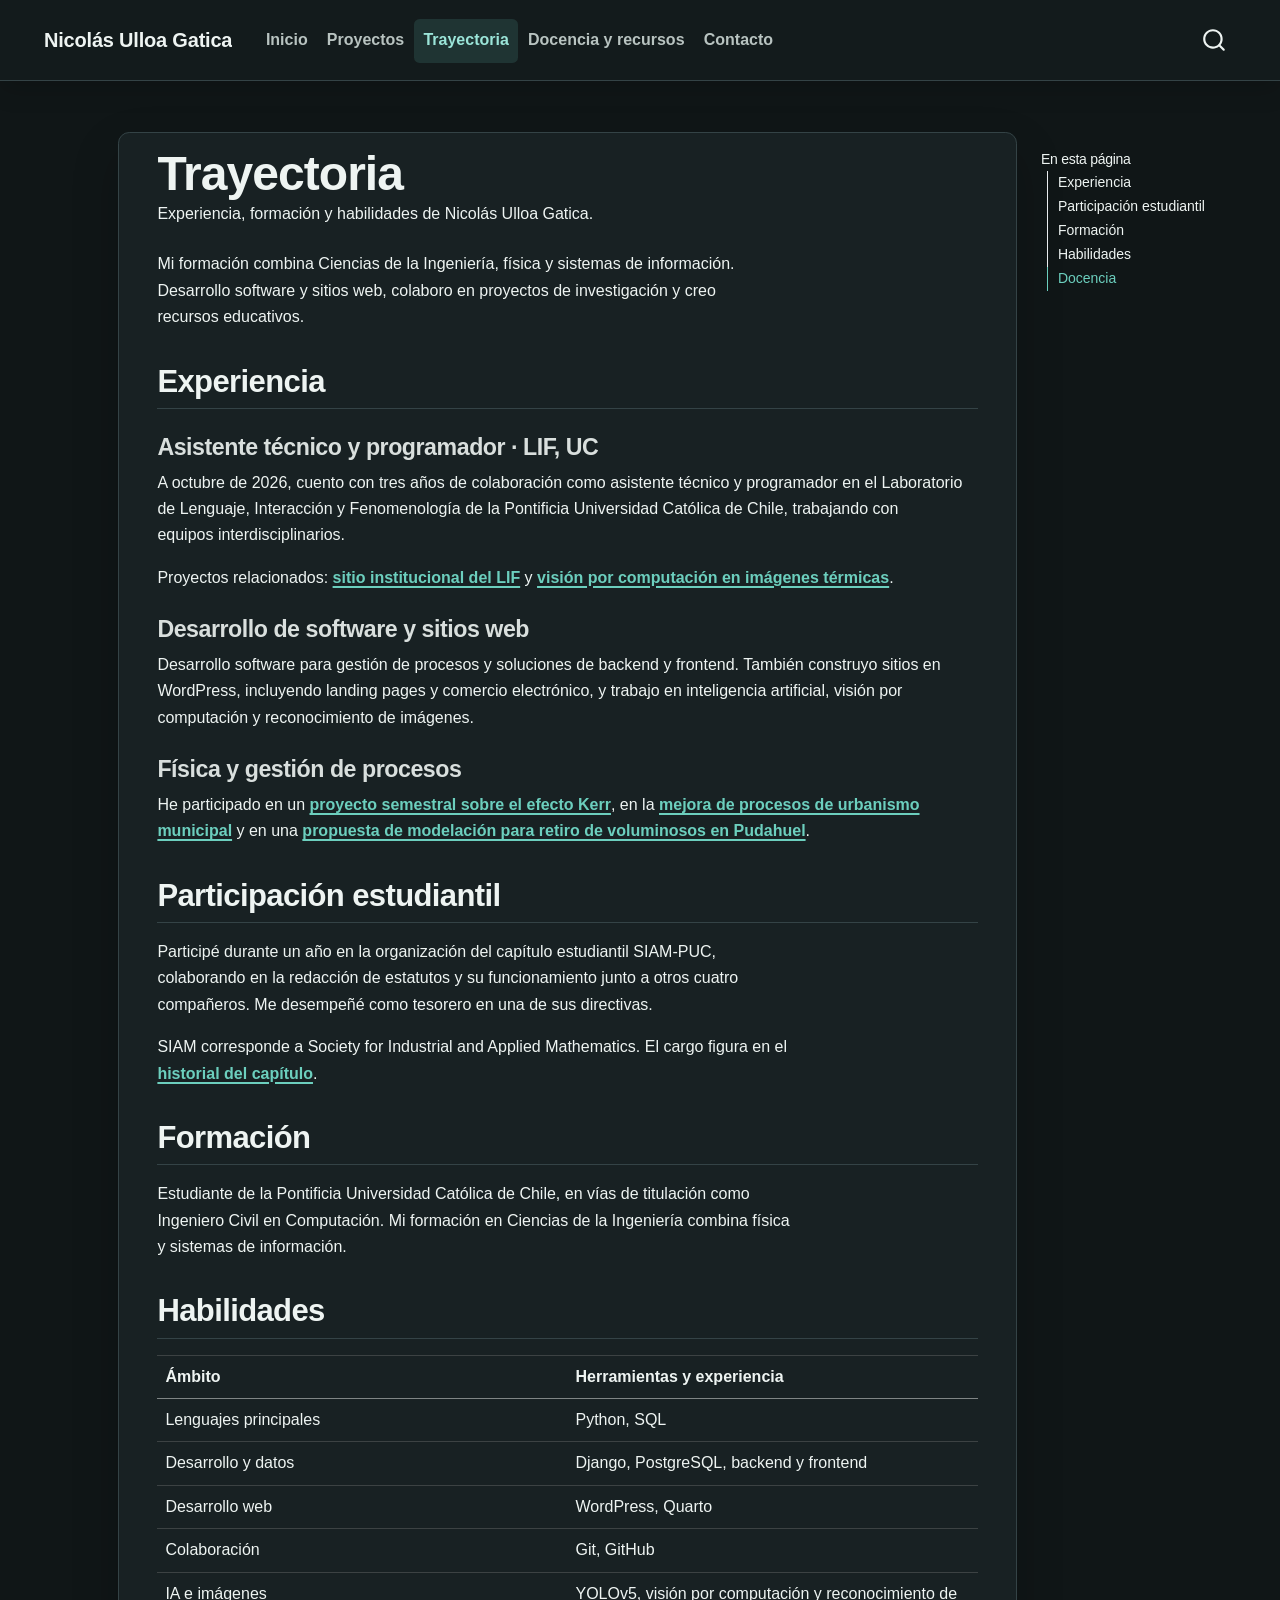
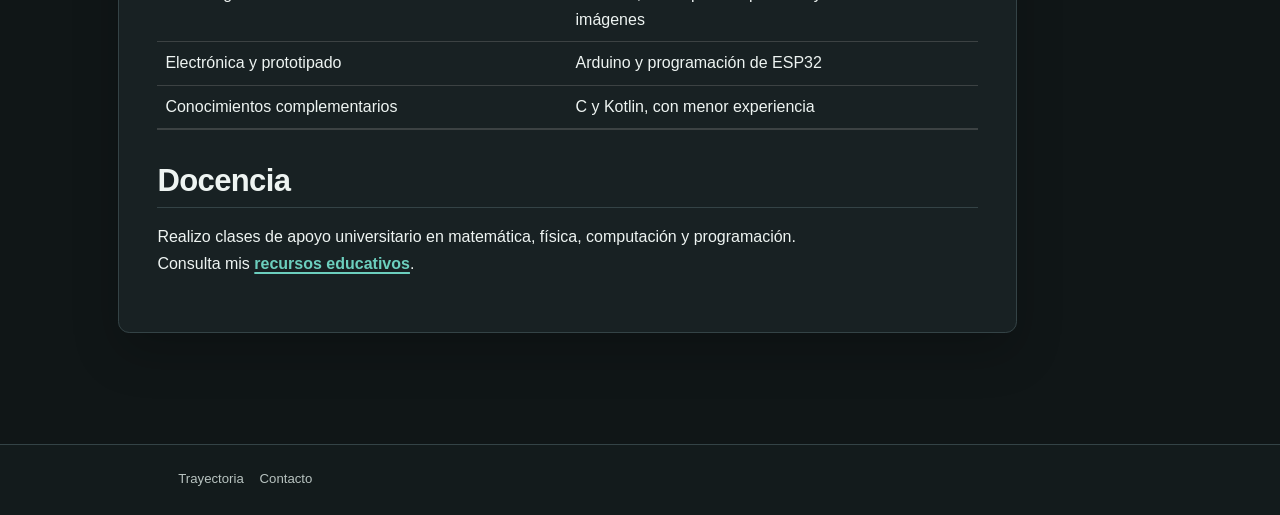
<file: trayectoria.html>
<!DOCTYPE html>
<html xmlns="http://www.w3.org/1999/xhtml" lang="es" xml:lang="es"><head>

<meta charset="utf-8">
<meta name="generator" content="quarto-1.10.18">

<meta name="viewport" content="width=device-width, initial-scale=1.0, user-scalable=yes">

<meta name="description" content="Experiencia, formación y habilidades de Nicolás Ulloa Gatica.">

<title>Trayectoria – Nicolás Ulloa Gatica</title>
<style>
/* Default styles provided by pandoc.
** See https://pandoc.org/MANUAL.html#variables-for-html for config info.
*/
span.smallcaps{font-variant: small-caps;}
div.columns{display: flex; gap: 1.5em;}
div.column{flex: auto;}
@media screen {
div.columns{gap: min(4vw, 1.5em);}
div.column{overflow-x: auto;}
}
div.hanging-indent{margin-left: 1.5em; text-indent: -1.5em;}
ul.task-list{list-style: none;}
ul.task-list li input[type="checkbox"] {
  width: 0.8em;
  margin: 0 0.8em 0.2em -1em; /* quarto-specific, see https://github.com/quarto-dev/quarto-cli/issues/4556 */ 
  vertical-align: middle;
}
.display.math{display: block; text-align: center; margin: 0.5rem auto;}
</style>


<script src="site_libs/quarto-nav/quarto-nav.js"></script>
<script src="site_libs/quarto-nav/headroom.min.js"></script>
<script src="site_libs/clipboard/clipboard.min.js"></script>
<script src="site_libs/quarto-search/autocomplete.umd.js"></script>
<script src="site_libs/quarto-search/fuse.min.js"></script>
<script src="site_libs/quarto-search/quarto-search.js"></script>
<meta name="quarto:offset" content="./">
<script src="site_libs/quarto-html/quarto.js" type="module"></script>
<script src="site_libs/quarto-html/tabsets/tabsets.js" type="module"></script>
<script src="site_libs/quarto-html/popper.min.js"></script>
<script src="site_libs/quarto-html/tippy.umd.min.js"></script>
<script src="site_libs/quarto-html/anchor.min.js"></script>
<link href="site_libs/quarto-html/tippy.css" rel="stylesheet">
<link href="site_libs/quarto-html/quarto-syntax-highlighting-dark-85a3acc908edc3a11a86c47ee3a95dc2.css" rel="stylesheet" id="quarto-text-highlighting-styles">
<script src="site_libs/bootstrap/bootstrap.min.js"></script>
<link href="site_libs/bootstrap/bootstrap-icons.css" rel="stylesheet">
<link href="site_libs/bootstrap/bootstrap-6c4d0c2d660dda3519848b8baa77e632.min.css" rel="stylesheet" append-hash="true" id="quarto-bootstrap" data-mode="dark">
<script id="quarto-search-options" type="application/json">{
  "location": "navbar",
  "copy-button": false,
  "collapse-after": 3,
  "panel-placement": "end",
  "type": "overlay",
  "limit": 50,
  "keyboard-shortcut": [
    "f",
    "/",
    "s"
  ],
  "show-item-context": false,
  "language": {
    "search-no-results-text": "No se han encontrado resultados",
    "search-matching-documents-text": "documentos encontrados",
    "search-copy-link-title": "Copiar el enlace en la búsqueda",
    "search-hide-matches-text": "Ocultar resultados adicionales",
    "search-more-match-text": "resultado adicional en este documento",
    "search-more-matches-text": "resultados adicionales en este documento",
    "search-clear-button-title": "Borrar",
    "search-text-placeholder": "",
    "search-detached-cancel-button-title": "Cancelar",
    "search-submit-button-title": "Enviar",
    "search-label": "Buscar"
  }
}</script>


</head>

<body class="nav-fixed quarto-light">

<div id="quarto-search-results"></div>
  <header id="quarto-header" class="headroom fixed-top">
    <nav class="navbar navbar-expand-lg " data-bs-theme="dark">
      <div class="navbar-container container-fluid">
      <div class="navbar-brand-container mx-auto">
    <a class="navbar-brand" href="./index.html">
    <span class="navbar-title">Nicolás Ulloa Gatica</span>
    </a>
  </div>
            <div id="quarto-search" class="" title="Buscar"></div>
          <button class="navbar-toggler" type="button" data-bs-toggle="collapse" data-bs-target="#navbarCollapse" aria-controls="navbarCollapse" role="menu" aria-expanded="false" aria-label="Navegación de palanca" onclick="if (window.quartoToggleHeadroom) { window.quartoToggleHeadroom(); }">
  <span class="navbar-toggler-icon"></span>
</button>
          <div class="collapse navbar-collapse" id="navbarCollapse">
            <ul class="navbar-nav navbar-nav-scroll me-auto">
  <li class="nav-item">
    <a class="nav-link" href="./index.html"> 
<span class="menu-text">Inicio</span></a>
  </li>  
  <li class="nav-item">
    <a class="nav-link" href="./projects/index.html"> 
<span class="menu-text">Proyectos</span></a>
  </li>  
  <li class="nav-item">
    <a class="nav-link active" href="./trayectoria.html" aria-current="page"> 
<span class="menu-text">Trayectoria</span></a>
  </li>  
  <li class="nav-item">
    <a class="nav-link" href="./teaching/index.html"> 
<span class="menu-text">Docencia y recursos</span></a>
  </li>  
  <li class="nav-item">
    <a class="nav-link" href="./contacto.html"> 
<span class="menu-text">Contacto</span></a>
  </li>  
</ul>
          </div> <!-- /navcollapse -->
            <div class="quarto-navbar-tools">
</div>
      </div> <!-- /container-fluid -->
    </nav>
</header>
<!-- content -->
<div id="quarto-content" class="quarto-container page-columns page-rows-contents page-layout-article page-navbar">
<!-- sidebar -->
<!-- margin-sidebar -->
    <div id="quarto-margin-sidebar" class="sidebar margin-sidebar">
        <nav id="TOC" role="doc-toc" class="toc-active">
    <h2 id="toc-title">En esta página</h2>
   
  <ul>
  <li><a href="#experiencia" id="toc-experiencia" class="nav-link active" data-scroll-target="#experiencia">Experiencia</a>
  <ul class="collapse">
  <li><a href="#asistente-técnico-y-programador-lif-uc" id="toc-asistente-técnico-y-programador-lif-uc" class="nav-link" data-scroll-target="#asistente-técnico-y-programador-lif-uc">Asistente técnico y programador · LIF, UC</a></li>
  <li><a href="#desarrollo-de-software-y-sitios-web" id="toc-desarrollo-de-software-y-sitios-web" class="nav-link" data-scroll-target="#desarrollo-de-software-y-sitios-web">Desarrollo de software y sitios web</a></li>
  <li><a href="#física-y-gestión-de-procesos" id="toc-física-y-gestión-de-procesos" class="nav-link" data-scroll-target="#física-y-gestión-de-procesos">Física y gestión de procesos</a></li>
  </ul></li>
  <li><a href="#participación-estudiantil" id="toc-participación-estudiantil" class="nav-link" data-scroll-target="#participación-estudiantil">Participación estudiantil</a></li>
  <li><a href="#formación" id="toc-formación" class="nav-link" data-scroll-target="#formación">Formación</a></li>
  <li><a href="#habilidades" id="toc-habilidades" class="nav-link" data-scroll-target="#habilidades">Habilidades</a></li>
  <li><a href="#docencia" id="toc-docencia" class="nav-link" data-scroll-target="#docencia">Docencia</a></li>
  </ul>
</nav>
    </div>
<!-- main -->
<main class="content" id="quarto-document-content">

<header id="title-block-header" class="quarto-title-block default">
<div class="quarto-title">
<h1 class="title">Trayectoria</h1>
</div>

<div>
  <div class="description">
    Experiencia, formación y habilidades de Nicolás Ulloa Gatica.
  </div>
</div>


<div class="quarto-title-meta">

    
  
    
  </div>
  


</header>


<p>Mi formación combina Ciencias de la Ingeniería, física y sistemas de información. Desarrollo software y sitios web, colaboro en proyectos de investigación y creo recursos educativos.</p>
<section id="experiencia" class="level2">
<h2 class="anchored" data-anchor-id="experiencia">Experiencia</h2>
<section id="asistente-técnico-y-programador-lif-uc" class="level3">
<h3 class="anchored" data-anchor-id="asistente-técnico-y-programador-lif-uc">Asistente técnico y programador · LIF, UC</h3>
<p>A octubre de 2026, cuento con tres años de colaboración como asistente técnico y programador en el Laboratorio de Lenguaje, Interacción y Fenomenología de la Pontificia Universidad Católica de Chile, trabajando con equipos interdisciplinarios.</p>
<p>Proyectos relacionados: <a href="./projects/lif-web/index.html">sitio institucional del LIF</a> y <a href="./projects/termografia-yolov5/index.html">visión por computación en imágenes térmicas</a>.</p>
</section>
<section id="desarrollo-de-software-y-sitios-web" class="level3">
<h3 class="anchored" data-anchor-id="desarrollo-de-software-y-sitios-web">Desarrollo de software y sitios web</h3>
<p>Desarrollo software para gestión de procesos y soluciones de backend y frontend. También construyo sitios en WordPress, incluyendo landing pages y comercio electrónico, y trabajo en inteligencia artificial, visión por computación y reconocimiento de imágenes.</p>
</section>
<section id="física-y-gestión-de-procesos" class="level3">
<h3 class="anchored" data-anchor-id="física-y-gestión-de-procesos">Física y gestión de procesos</h3>
<p>He participado en un <a href="./projects/kerr/index.html">proyecto semestral sobre el efecto Kerr</a>, en la <a href="./projects/procesos-urbanismo/index.html">mejora de procesos de urbanismo municipal</a> y en una <a href="./projects/voluminosos-pudahuel/index.html">propuesta de modelación para retiro de voluminosos en Pudahuel</a>.</p>
</section>
</section>
<section id="participación-estudiantil" class="level2">
<h2 class="anchored" data-anchor-id="participación-estudiantil">Participación estudiantil</h2>
<p>Participé durante un año en la organización del capítulo estudiantil SIAM-PUC, colaborando en la redacción de estatutos y su funcionamiento junto a otros cuatro compañeros. Me desempeñé como tesorero en una de sus directivas.</p>
<p>SIAM corresponde a Society for Industrial and Applied Mathematics. El cargo figura en el <a href="https://sites.google.com/uc.cl/capitulosiampuc/acerca">historial del capítulo</a>.</p>
</section>
<section id="formación" class="level2">
<h2 class="anchored" data-anchor-id="formación">Formación</h2>
<p>Estudiante de la Pontificia Universidad Católica de Chile, en vías de titulación como Ingeniero Civil en Computación. Mi formación en Ciencias de la Ingeniería combina física y sistemas de información.</p>
</section>
<section id="habilidades" class="level2">
<h2 class="anchored" data-anchor-id="habilidades">Habilidades</h2>
<table class="caption-top table">
<colgroup>
<col style="width: 50%">
<col style="width: 50%">
</colgroup>
<thead>
<tr class="header">
<th>Ámbito</th>
<th>Herramientas y experiencia</th>
</tr>
</thead>
<tbody>
<tr class="odd">
<td>Lenguajes principales</td>
<td>Python, SQL</td>
</tr>
<tr class="even">
<td>Desarrollo y datos</td>
<td>Django, PostgreSQL, backend y frontend</td>
</tr>
<tr class="odd">
<td>Desarrollo web</td>
<td>WordPress, Quarto</td>
</tr>
<tr class="even">
<td>Colaboración</td>
<td>Git, GitHub</td>
</tr>
<tr class="odd">
<td>IA e imágenes</td>
<td>YOLOv5, visión por computación y reconocimiento de imágenes</td>
</tr>
<tr class="even">
<td>Electrónica y prototipado</td>
<td>Arduino y programación de ESP32</td>
</tr>
<tr class="odd">
<td>Conocimientos complementarios</td>
<td>C y Kotlin, con menor experiencia</td>
</tr>
</tbody>
</table>
</section>
<section id="docencia" class="level2">
<h2 class="anchored" data-anchor-id="docencia">Docencia</h2>
<p>Realizo clases de apoyo universitario en matemática, física, computación y programación. Consulta mis <a href="./teaching/index.html">recursos educativos</a>.</p>


</section>

</main> <!-- /main -->
<script id="quarto-html-after-body" type="application/javascript">
  window.document.addEventListener("DOMContentLoaded", function (event) {
    const icon = "";
    const anchorJS = new window.AnchorJS();
    anchorJS.options = {
      placement: 'right',
      icon: icon
    };
    anchorJS.add('.anchored');
    const isCodeAnnotation = (el) => {
      for (const clz of el.classList) {
        if (clz.startsWith('code-annotation-')) {                     
          return true;
        }
      }
      return false;
    }
    const onCopySuccess = function(e) {
      // button target
      const button = e.trigger;
      // don't keep focus
      button.blur();
      // flash "checked"
      button.classList.add('code-copy-button-checked');
      var currentTitle = button.getAttribute("title");
      button.setAttribute("title", "Copiado");
      let tooltip;
      if (window.bootstrap) {
        button.setAttribute("data-bs-toggle", "tooltip");
        button.setAttribute("data-bs-placement", "left");
        button.setAttribute("data-bs-title", "Copiado");
        tooltip = new bootstrap.Tooltip(button, 
          { trigger: "manual", 
            customClass: "code-copy-button-tooltip",
            offset: [0, -8]});
        tooltip.show();    
      }
      setTimeout(function() {
        if (tooltip) {
          tooltip.hide();
          button.removeAttribute("data-bs-title");
          button.removeAttribute("data-bs-toggle");
          button.removeAttribute("data-bs-placement");
        }
        button.setAttribute("title", currentTitle);
        button.classList.remove('code-copy-button-checked');
      }, 1000);
      // clear code selection
      e.clearSelection();
    }
    const getTextToCopy = function(trigger) {
      const outerScaffold = trigger.parentElement.cloneNode(true);
      const codeEl = outerScaffold.querySelector('code');
      for (const childEl of codeEl.children) {
        if (isCodeAnnotation(childEl)) {
          childEl.remove();
        }
      }
      return codeEl.innerText;
    }
    const clipboard = new window.ClipboardJS('.code-copy-button:not([data-in-quarto-modal])', {
      text: getTextToCopy
    });
    clipboard.on('success', onCopySuccess);
    if (window.document.getElementById('quarto-embedded-source-code-modal')) {
      const clipboardModal = new window.ClipboardJS('.code-copy-button[data-in-quarto-modal]', {
        text: getTextToCopy,
        container: window.document.getElementById('quarto-embedded-source-code-modal')
      });
      clipboardModal.on('success', onCopySuccess);
    }
      var localhostRegex = new RegExp(/^(?:http|https):\/\/localhost\:?[0-9]*\//);
      var mailtoRegex = new RegExp(/^mailto:/);
        var filterRegex = new RegExp('/' + window.location.host + '/');
      var isInternal = (href) => {
          return filterRegex.test(href) || localhostRegex.test(href) || mailtoRegex.test(href);
      }
      // Inspect non-navigation links and adorn them if external
     var links = window.document.querySelectorAll('a[href]:not(.nav-link):not(.navbar-brand):not(.toc-action):not(.sidebar-link):not(.sidebar-item-toggle):not(.pagination-link):not(.no-external):not([aria-hidden]):not(.dropdown-item):not(.quarto-navigation-tool):not(.about-link)');
      for (var i=0; i<links.length; i++) {
        const link = links[i];
        if (!isInternal(link.href)) {
          // undo the damage that might have been done by quarto-nav.js in the case of
          // links that we want to consider external
          if (link.dataset.originalHref !== undefined) {
            link.href = link.dataset.originalHref;
          }
        }
      }
    function tippyHover(el, contentFn, onTriggerFn, onUntriggerFn) {
      const config = {
        allowHTML: true,
        maxWidth: 500,
        delay: 100,
        arrow: false,
        appendTo: function(el) {
            return el.parentElement;
        },
        interactive: true,
        interactiveBorder: 10,
        theme: 'quarto',
        placement: 'bottom-start',
      };
      if (contentFn) {
        config.content = contentFn;
      }
      if (onTriggerFn) {
        config.onTrigger = onTriggerFn;
      }
      if (onUntriggerFn) {
        config.onUntrigger = onUntriggerFn;
      }
      window.tippy(el, config); 
    }
    const noterefs = window.document.querySelectorAll('a[role="doc-noteref"]');
    for (var i=0; i<noterefs.length; i++) {
      const ref = noterefs[i];
      tippyHover(ref, function() {
        // use id or data attribute instead here
        let href = ref.getAttribute('data-footnote-href') || ref.getAttribute('href');
        try { href = new URL(href).hash; } catch {}
        const id = href.replace(/^#\/?/, "");
        const note = window.document.getElementById(id);
        if (note) {
          return note.innerHTML;
        } else {
          return "";
        }
      });
    }
    const xrefs = window.document.querySelectorAll('a.quarto-xref');
    const processXRef = (id, note) => {
      // Strip column container classes
      const stripColumnClz = (el) => {
        el.classList.remove("page-full", "page-columns");
        if (el.children) {
          for (const child of el.children) {
            stripColumnClz(child);
          }
        }
      }
      stripColumnClz(note)
      if (id === null || id.startsWith('sec-')) {
        // Special case sections, only their first couple elements
        const container = document.createElement("div");
        if (note.children && note.children.length > 2) {
          container.appendChild(note.children[0].cloneNode(true));
          for (let i = 1; i < note.children.length; i++) {
            const child = note.children[i];
            if (child.tagName === "P" && child.innerText === "") {
              continue;
            } else {
              container.appendChild(child.cloneNode(true));
              break;
            }
          }
          if (window.Quarto?.typesetMath) {
            window.Quarto.typesetMath(container);
          }
          return container.innerHTML
        } else {
          if (window.Quarto?.typesetMath) {
            window.Quarto.typesetMath(note);
          }
          return note.innerHTML;
        }
      } else {
        // Remove any anchor links if they are present
        const anchorLink = note.querySelector('a.anchorjs-link');
        if (anchorLink) {
          anchorLink.remove();
        }
        if (window.Quarto?.typesetMath) {
          window.Quarto.typesetMath(note);
        }
        if (note.classList.contains("callout")) {
          return note.outerHTML;
        } else {
          return note.innerHTML;
        }
      }
    }
    for (var i=0; i<xrefs.length; i++) {
      const xref = xrefs[i];
      tippyHover(xref, undefined, function(instance) {
        instance.disable();
        let url = xref.getAttribute('href');
        let hash = undefined; 
        if (url.startsWith('#')) {
          hash = url;
        } else {
          try { hash = new URL(url).hash; } catch {}
        }
        if (hash) {
          const id = hash.replace(/^#\/?/, "");
          const note = window.document.getElementById(id);
          if (note !== null) {
            try {
              const html = processXRef(id, note.cloneNode(true));
              instance.setContent(html);
            } finally {
              instance.enable();
              instance.show();
            }
          } else {
            // See if we can fetch this
            fetch(url.split('#')[0])
            .then(res => res.text())
            .then(html => {
              const parser = new DOMParser();
              const htmlDoc = parser.parseFromString(html, "text/html");
              const note = htmlDoc.getElementById(id);
              if (note !== null) {
                const html = processXRef(id, note);
                instance.setContent(html);
              } 
            }).finally(() => {
              instance.enable();
              instance.show();
            });
          }
        } else {
          // See if we can fetch a full url (with no hash to target)
          // This is a special case and we should probably do some content thinning / targeting
          fetch(url)
          .then(res => res.text())
          .then(html => {
            const parser = new DOMParser();
            const htmlDoc = parser.parseFromString(html, "text/html");
            const note = htmlDoc.querySelector('main.content');
            if (note !== null) {
              // This should only happen for chapter cross references
              // (since there is no id in the URL)
              // remove the first header
              if (note.children.length > 0 && note.children[0].tagName === "HEADER") {
                note.children[0].remove();
              }
              const html = processXRef(null, note);
              instance.setContent(html);
            } 
          }).finally(() => {
            instance.enable();
            instance.show();
          });
        }
      }, function(instance) {
      });
    }
        let selectedAnnoteEl;
        const selectorForAnnotation = ( cell, annotation) => {
          let cellAttr = 'data-code-cell="' + cell + '"';
          let lineAttr = 'data-code-annotation="' +  annotation + '"';
          const selector = 'span[' + cellAttr + '][' + lineAttr + ']';
          return selector;
        }
        const selectCodeLines = (annoteEl) => {
          const doc = window.document;
          const targetCell = annoteEl.getAttribute("data-target-cell");
          const targetAnnotation = annoteEl.getAttribute("data-target-annotation");
          const annoteSpan = window.document.querySelector(selectorForAnnotation(targetCell, targetAnnotation));
          const lines = annoteSpan.getAttribute("data-code-lines").split(",");
          const lineIds = lines.map((line) => {
            return targetCell + "-" + line;
          })
          let top = null;
          let height = null;
          let parent = null;
          if (lineIds.length > 0) {
              //compute the position of the single el (top and bottom and make a div)
              const el = window.document.getElementById(lineIds[0]);
              top = el.offsetTop;
              height = el.offsetHeight;
              parent = el.parentElement.parentElement;
            if (lineIds.length > 1) {
              const lastEl = window.document.getElementById(lineIds[lineIds.length - 1]);
              const bottom = lastEl.offsetTop + lastEl.offsetHeight;
              height = bottom - top;
            }
            if (top !== null && height !== null && parent !== null) {
              // cook up a div (if necessary) and position it 
              let div = window.document.getElementById("code-annotation-line-highlight");
              if (div === null) {
                div = window.document.createElement("div");
                div.setAttribute("id", "code-annotation-line-highlight");
                div.style.position = 'absolute';
                parent.appendChild(div);
              }
              div.style.top = top - 2 + "px";
              div.style.height = height + 4 + "px";
              div.style.left = 0;
              let gutterDiv = window.document.getElementById("code-annotation-line-highlight-gutter");
              if (gutterDiv === null) {
                gutterDiv = window.document.createElement("div");
                gutterDiv.setAttribute("id", "code-annotation-line-highlight-gutter");
                gutterDiv.style.position = 'absolute';
                const codeCell = window.document.getElementById(targetCell);
                const gutter = codeCell.querySelector('.code-annotation-gutter');
                gutter.appendChild(gutterDiv);
              }
              gutterDiv.style.top = top - 2 + "px";
              gutterDiv.style.height = height + 4 + "px";
            }
            selectedAnnoteEl = annoteEl;
          }
        };
        const unselectCodeLines = () => {
          const elementsIds = ["code-annotation-line-highlight", "code-annotation-line-highlight-gutter"];
          elementsIds.forEach((elId) => {
            const div = window.document.getElementById(elId);
            if (div) {
              div.remove();
            }
          });
          selectedAnnoteEl = undefined;
        };
          // Handle positioning of the toggle
      window.addEventListener(
        "resize",
        throttle(() => {
          elRect = undefined;
          if (selectedAnnoteEl) {
            selectCodeLines(selectedAnnoteEl);
          }
        }, 10)
      );
      function throttle(fn, ms) {
      let throttle = false;
      let timer;
        return (...args) => {
          if(!throttle) { // first call gets through
              fn.apply(this, args);
              throttle = true;
          } else { // all the others get throttled
              if(timer) clearTimeout(timer); // cancel #2
              timer = setTimeout(() => {
                fn.apply(this, args);
                timer = throttle = false;
              }, ms);
          }
        };
      }
        // Attach click handler to the DT
        const annoteDls = window.document.querySelectorAll('dt[data-target-cell]');
        for (const annoteDlNode of annoteDls) {
          annoteDlNode.addEventListener('click', (event) => {
            const clickedEl = event.target;
            if (clickedEl !== selectedAnnoteEl) {
              unselectCodeLines();
              const activeEl = window.document.querySelector('dt[data-target-cell].code-annotation-active');
              if (activeEl) {
                activeEl.classList.remove('code-annotation-active');
              }
              selectCodeLines(clickedEl);
              clickedEl.classList.add('code-annotation-active');
            } else {
              // Unselect the line
              unselectCodeLines();
              clickedEl.classList.remove('code-annotation-active');
            }
          });
        }
    const findCites = (el) => {
      const parentEl = el.parentElement;
      if (parentEl) {
        const cites = parentEl.dataset.cites;
        if (cites) {
          return {
            el,
            cites: cites.split(' ')
          };
        } else {
          return findCites(el.parentElement)
        }
      } else {
        return undefined;
      }
    };
    var bibliorefs = window.document.querySelectorAll('a[role="doc-biblioref"]');
    for (var i=0; i<bibliorefs.length; i++) {
      const ref = bibliorefs[i];
      const citeInfo = findCites(ref);
      if (citeInfo) {
        tippyHover(citeInfo.el, function() {
          var popup = window.document.createElement('div');
          citeInfo.cites.forEach(function(cite) {
            var citeDiv = window.document.createElement('div');
            citeDiv.classList.add('hanging-indent');
            citeDiv.classList.add('csl-entry');
            var biblioDiv = window.document.getElementById('ref-' + cite);
            if (biblioDiv) {
              citeDiv.innerHTML = biblioDiv.innerHTML;
            }
            popup.appendChild(citeDiv);
          });
          return popup.innerHTML;
        });
      }
    }
  });
  </script>
</div> <!-- /content -->
<footer class="footer">
  <div class="nav-footer">
    <div class="nav-footer-left">
      <ul class="footer-items list-unstyled">
    <li class="nav-item">
    <a class="nav-link" href="./trayectoria.html">
<p>Trayectoria</p>
</a>
  </li>  
    <li class="nav-item">
    <a class="nav-link" href="./contacto.html">
<p>Contacto</p>
</a>
  </li>  
</ul>
    </div>   
    <div class="nav-footer-center">
      &nbsp;
    </div>
    <div class="nav-footer-right">
      &nbsp;
    </div>
  </div>
</footer>




</body></html>
</file>
<file: site_libs/quarto-html/tippy.css>
.tippy-box[data-animation=fade][data-state=hidden]{opacity:0}[data-tippy-root]{max-width:calc(100vw - 10px)}.tippy-box{position:relative;background-color:#333;color:#fff;border-radius:4px;font-size:14px;line-height:1.4;white-space:normal;outline:0;transition-property:transform,visibility,opacity}.tippy-box[data-placement^=top]>.tippy-arrow{bottom:0}.tippy-box[data-placement^=top]>.tippy-arrow:before{bottom:-7px;left:0;border-width:8px 8px 0;border-top-color:initial;transform-origin:center top}.tippy-box[data-placement^=bottom]>.tippy-arrow{top:0}.tippy-box[data-placement^=bottom]>.tippy-arrow:before{top:-7px;left:0;border-width:0 8px 8px;border-bottom-color:initial;transform-origin:center bottom}.tippy-box[data-placement^=left]>.tippy-arrow{right:0}.tippy-box[data-placement^=left]>.tippy-arrow:before{border-width:8px 0 8px 8px;border-left-color:initial;right:-7px;transform-origin:center left}.tippy-box[data-placement^=right]>.tippy-arrow{left:0}.tippy-box[data-placement^=right]>.tippy-arrow:before{left:-7px;border-width:8px 8px 8px 0;border-right-color:initial;transform-origin:center right}.tippy-box[data-inertia][data-state=visible]{transition-timing-function:cubic-bezier(.54,1.5,.38,1.11)}.tippy-arrow{width:16px;height:16px;color:#333}.tippy-arrow:before{content:"";position:absolute;border-color:transparent;border-style:solid}.tippy-content{position:relative;padding:5px 9px;z-index:1}
</file>
<file: site_libs/quarto-html/quarto-syntax-highlighting-dark-85a3acc908edc3a11a86c47ee3a95dc2.css>
/* quarto syntax highlight colors */
:root {
  --quarto-hl-al-color: #f07178;
  --quarto-hl-an-color: #d4d0ab;
  --quarto-hl-at-color: #00e0e0;
  --quarto-hl-bn-color: #d4d0ab;
  --quarto-hl-bu-color: #abe338;
  --quarto-hl-ch-color: #abe338;
  --quarto-hl-co-color: #f8f8f2;
  --quarto-hl-cv-color: #ffd700;
  --quarto-hl-cn-color: #ffd700;
  --quarto-hl-cf-color: #ffa07a;
  --quarto-hl-dt-color: #ffa07a;
  --quarto-hl-dv-color: #d4d0ab;
  --quarto-hl-do-color: #f8f8f2;
  --quarto-hl-er-color: #f07178;
  --quarto-hl-ex-color: #00e0e0;
  --quarto-hl-fl-color: #d4d0ab;
  --quarto-hl-fu-color: #ffa07a;
  --quarto-hl-im-color: #abe338;
  --quarto-hl-in-color: #d4d0ab;
  --quarto-hl-kw-color: #ffa07a;
  --quarto-hl-op-color: #ffa07a;
  --quarto-hl-ot-color: #00e0e0;
  --quarto-hl-pp-color: #dcc6e0;
  --quarto-hl-re-color: #00e0e0;
  --quarto-hl-sc-color: #abe338;
  --quarto-hl-ss-color: #abe338;
  --quarto-hl-st-color: #abe338;
  --quarto-hl-va-color: #00e0e0;
  --quarto-hl-vs-color: #abe338;
  --quarto-hl-wa-color: #dcc6e0;
}

/* other quarto variables */
:root {
  --quarto-font-monospace: "SFMono-Regular", Consolas, "Liberation Mono", Menlo, monospace;
}

/* syntax highlight based on Pandoc's rules */
pre > code.sourceCode > span {
  color: #f8f8f2;
}

code.sourceCode > span {
  color: #f8f8f2;
}

div.sourceCode,
div.sourceCode pre.sourceCode {
  color: #f8f8f2;
}

/* Normal */
code span {
  color: #f8f8f2;
}

/* Alert */
code span.al {
  color: #f07178;
}

/* Annotation */
code span.an {
  color: #d4d0ab;
}

/* Attribute */
code span.at {
  color: #00e0e0;
}

/* BaseN */
code span.bn {
  color: #d4d0ab;
}

/* BuiltIn */
code span.bu {
  color: #abe338;
}

/* ControlFlow */
code span.cf {
  font-weight: bold;
  color: #ffa07a;
}

/* Char */
code span.ch {
  color: #abe338;
}

/* Constant */
code span.cn {
  color: #ffd700;
}

/* Comment */
code span.co {
  font-style: italic;
  color: #f8f8f2;
}

/* CommentVar */
code span.cv {
  color: #ffd700;
}

/* Documentation */
code span.do {
  color: #f8f8f2;
}

/* DataType */
code span.dt {
  color: #ffa07a;
}

/* DecVal */
code span.dv {
  color: #d4d0ab;
}

/* Error */
code span.er {
  color: #f07178;
  text-decoration: underline;
}

/* Extension */
code span.ex {
  font-weight: bold;
  color: #00e0e0;
}

/* Float */
code span.fl {
  color: #d4d0ab;
}

/* Function */
code span.fu {
  color: #ffa07a;
}

/* Import */
code span.im {
  color: #abe338;
}

/* Information */
code span.in {
  color: #d4d0ab;
}

/* Keyword */
code span.kw {
  font-weight: bold;
  color: #ffa07a;
}

/* Operator */
code span.op {
  color: #ffa07a;
}

/* Other */
code span.ot {
  color: #00e0e0;
}

/* Preprocessor */
code span.pp {
  color: #dcc6e0;
}

/* RegionMarker */
code span.re {
  background-color: #f8f8f2;
  color: #00e0e0;
}

/* SpecialChar */
code span.sc {
  color: #abe338;
}

/* SpecialString */
code span.ss {
  color: #abe338;
}

/* String */
code span.st {
  color: #abe338;
}

/* Variable */
code span.va {
  color: #00e0e0;
}

/* VerbatimString */
code span.vs {
  color: #abe338;
}

/* Warning */
code span.wa {
  color: #dcc6e0;
}

.prevent-inlining {
  content: "</";
}

/*# sourceMappingURL=76a42974be9b14b42933a0ecb149432c.css.map */
</file>
